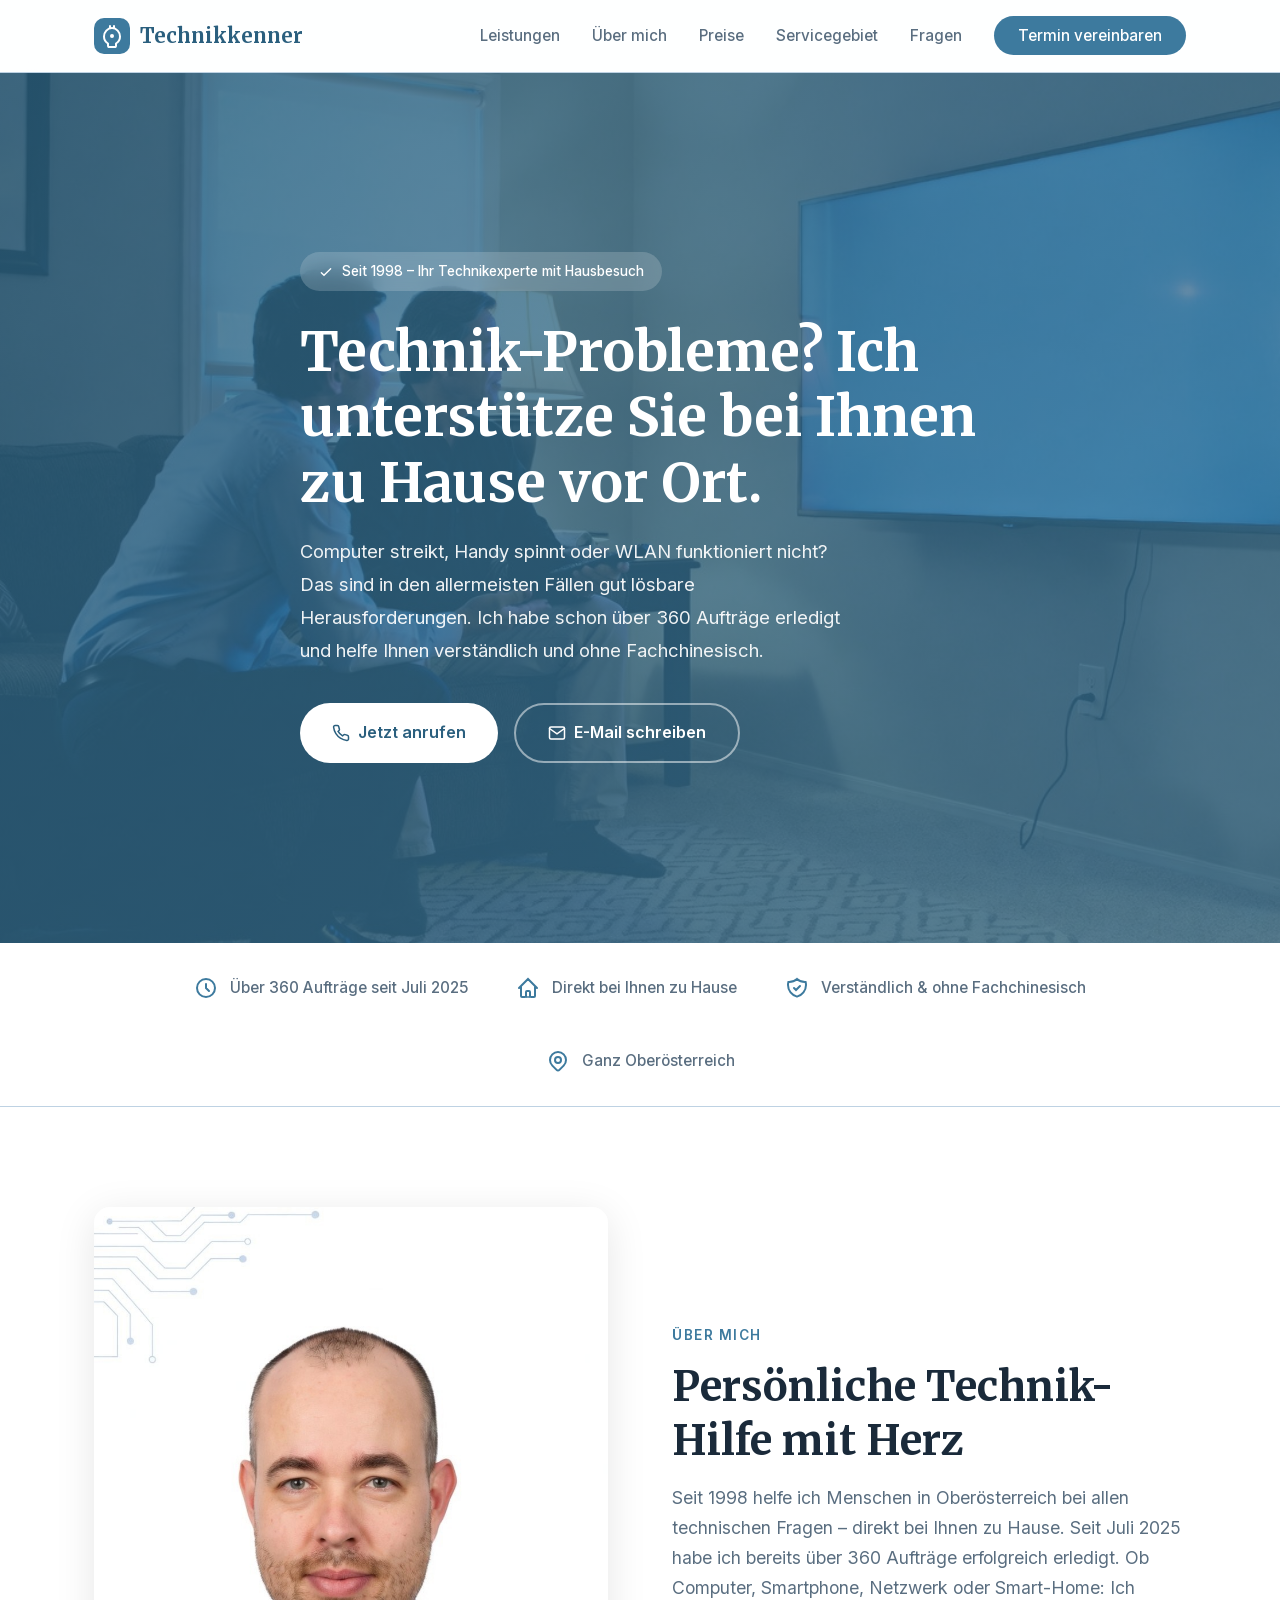
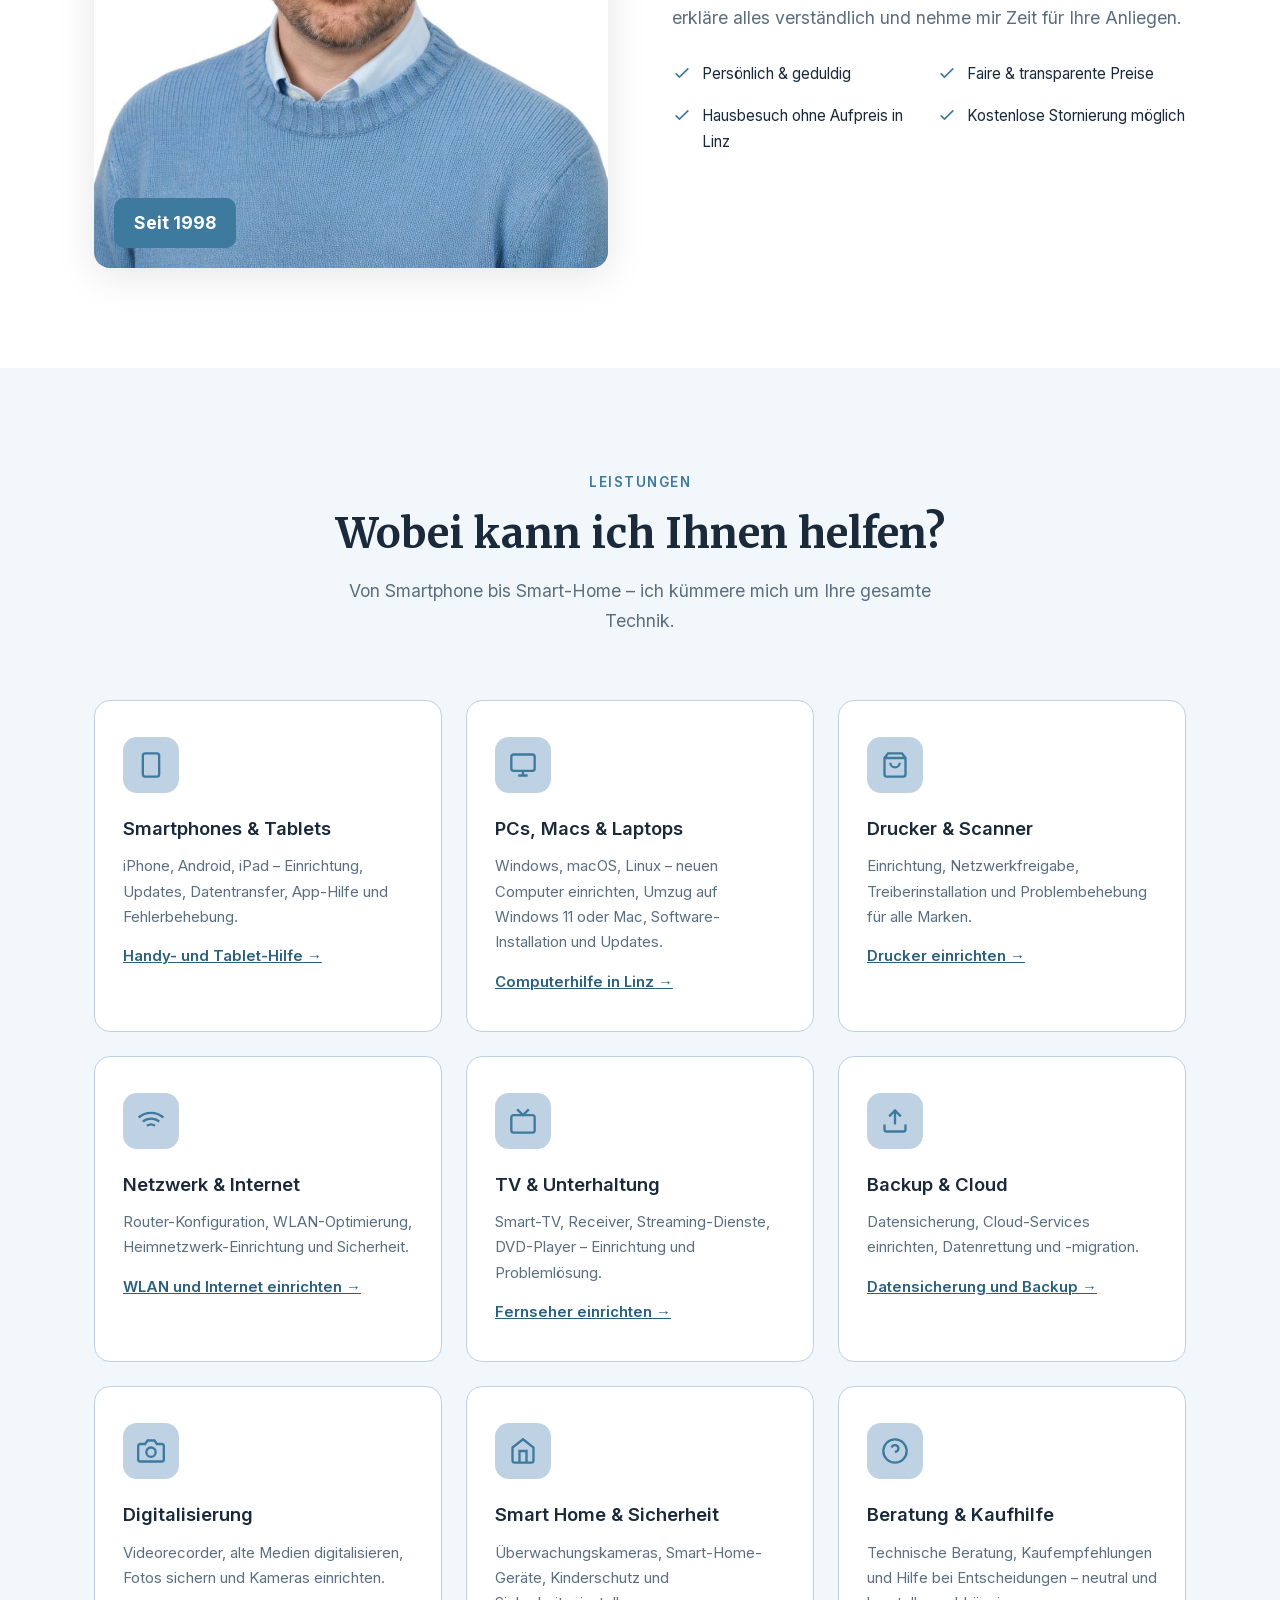
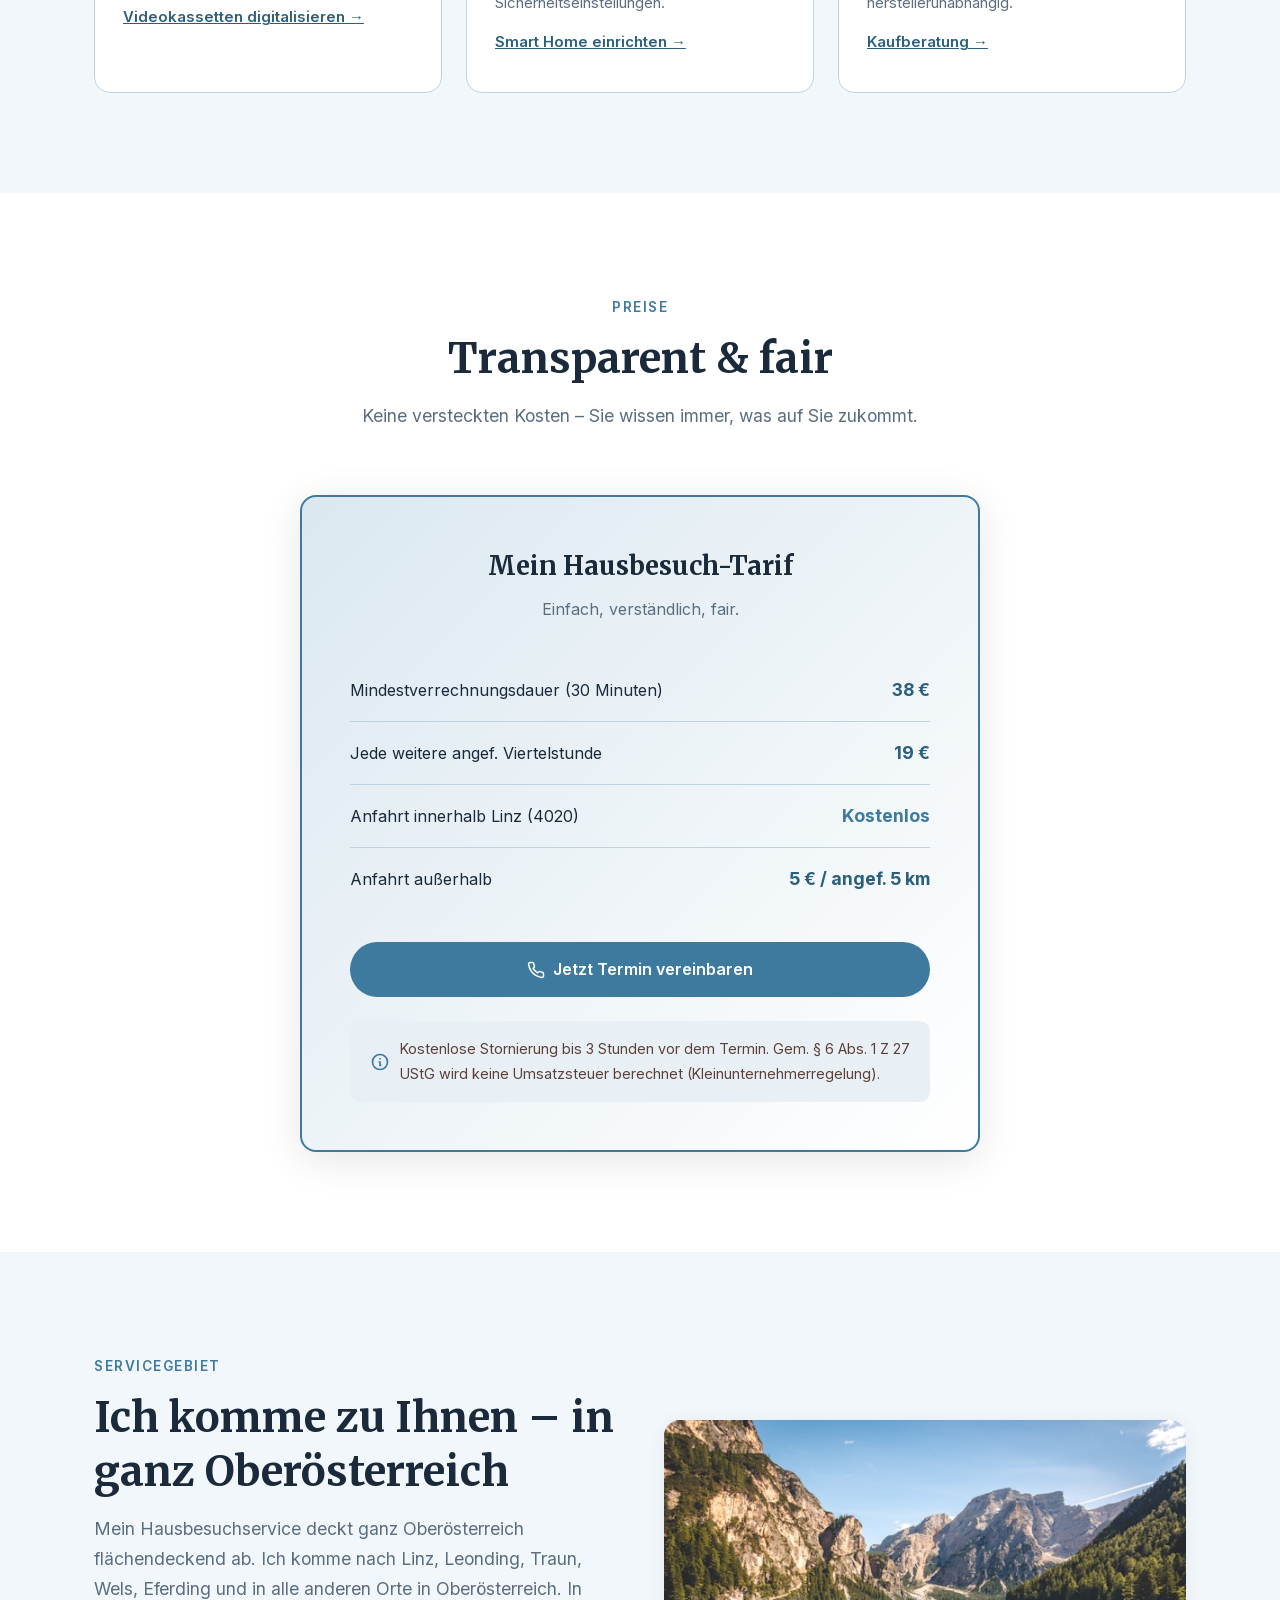
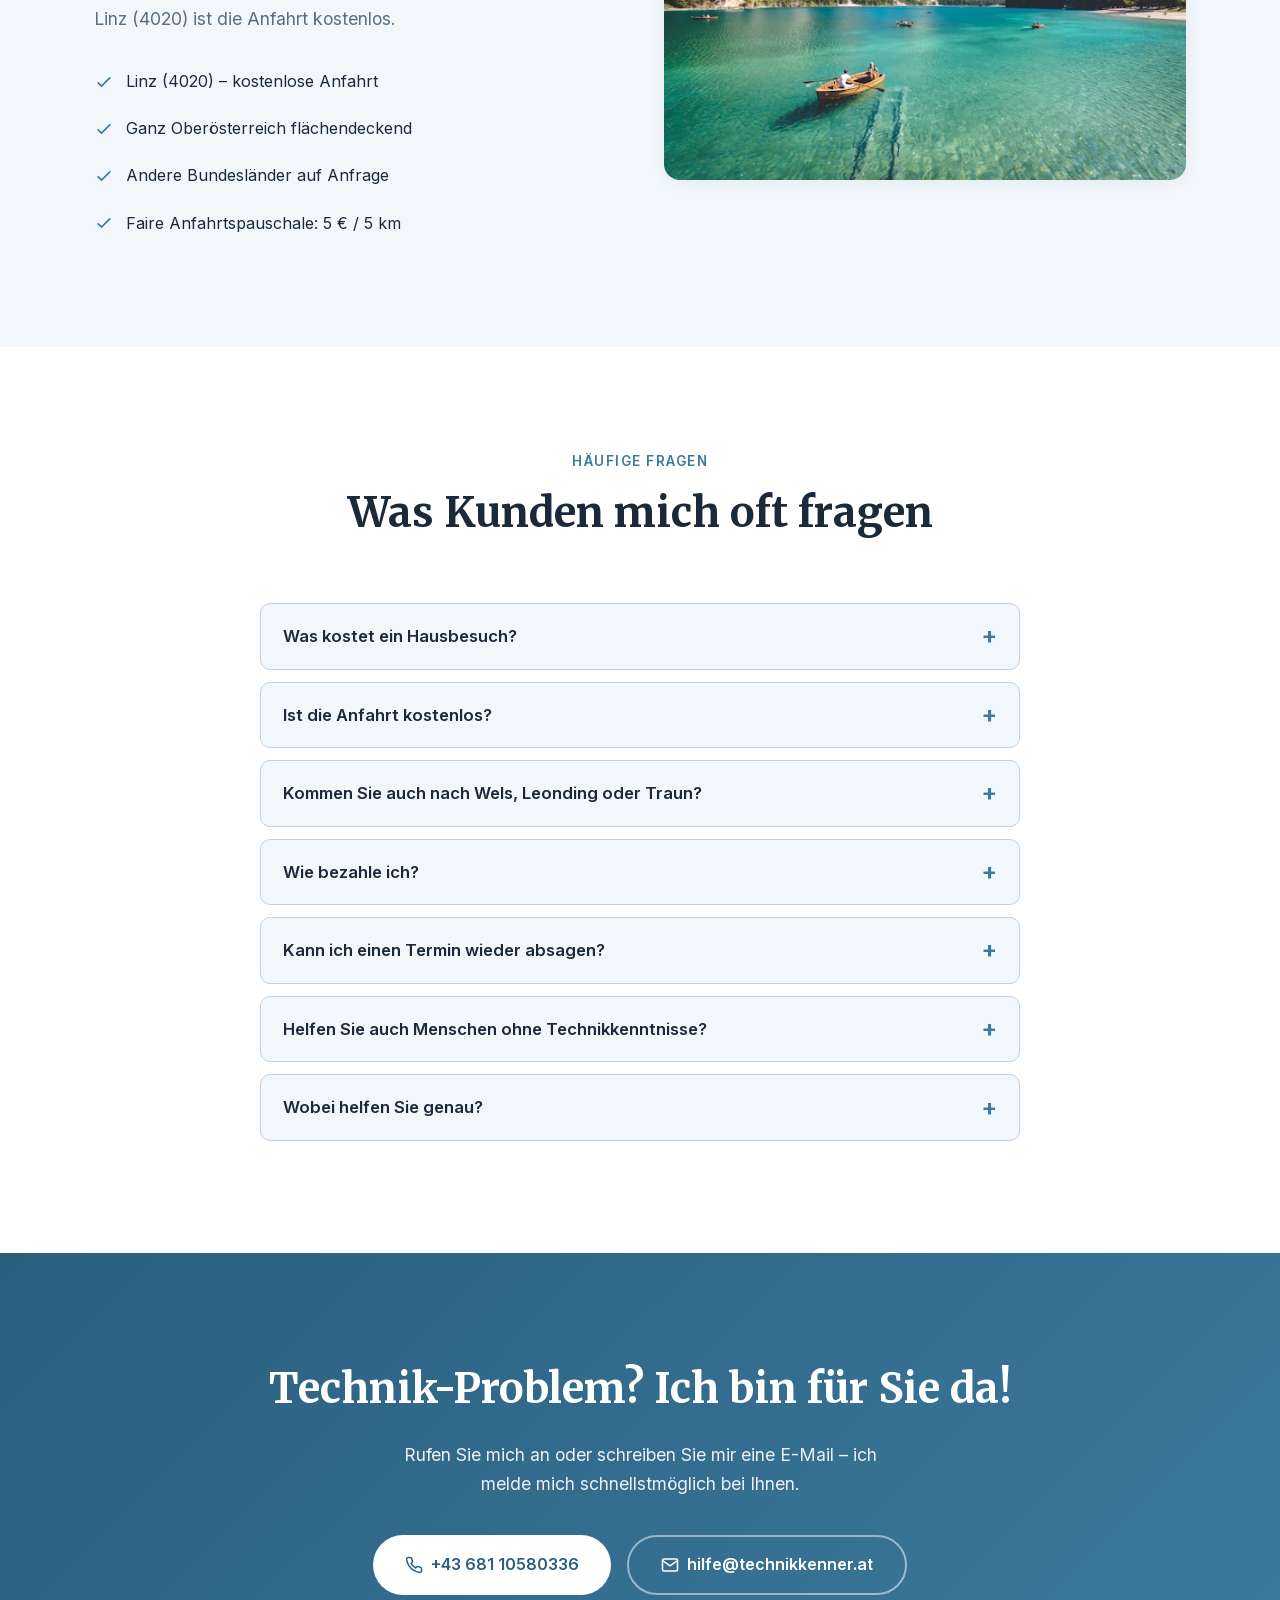
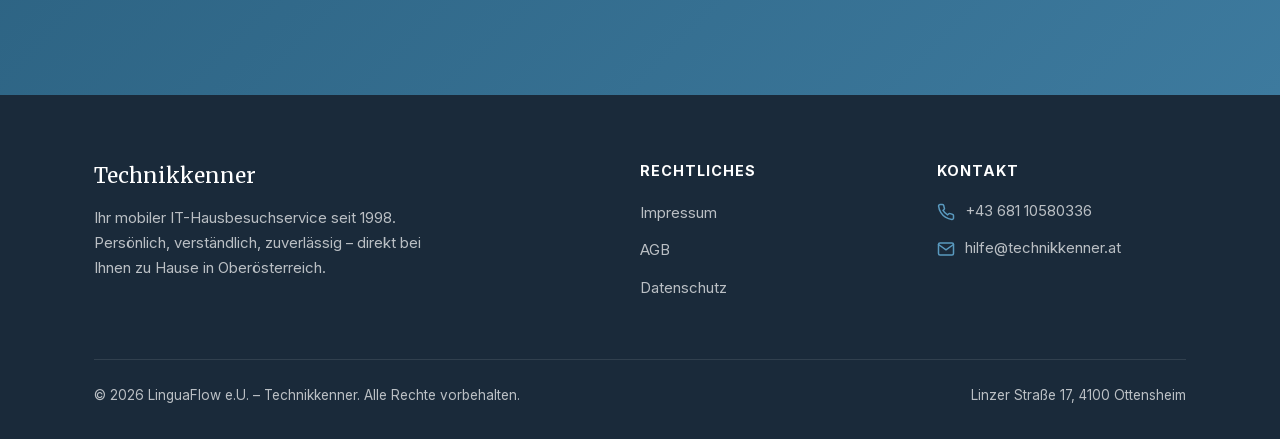
<file: index.html>
<!DOCTYPE html>
<html lang="de">
<head>
    <meta charset="UTF-8">
    <meta name="viewport" content="width=device-width, initial-scale=1.0">
    <title>IT-Hausbesuch Linz – Computerhilfe vor Ort | Technikkenner</title>
    <meta name="description" content="Technikkenner: IT-Hausbesuch in Linz und ganz Oberösterreich. Computer, Handy, WLAN, Drucker, Smart-Home – verständlich erklärt. Ab 38 €.">
    <meta name="keywords" content="IT Hausbesuch Linz, Computer Hilfe Oberösterreich, Handy Hilfe, WLAN Probleme, Technikkenner, Computer einrichten Hausbesuch, Smart Home Einrichtung, Netzwerk Hilfe, Technik Support Linz, Smartphone Hilfe Oberösterreich">
    <meta name="author" content="Christian Nouza – LinguaFlow e.U.">
    <meta name="robots" content="index, follow">
    <link rel="canonical" href="https://technikkenner.at/">

    <!-- Favicon -->
    <link rel="icon" type="image/png" href="favicon.png">
    <link rel="apple-touch-icon" href="apple-touch-icon.png">

    <!-- Open Graph / Facebook -->
    <meta property="og:type" content="website">
    <meta property="og:url" content="https://technikkenner.at/">
    <meta property="og:title" content="Technikkenner – IT-Hausbesuch in Linz & Oberösterreich">
    <meta property="og:description" content="Seit 1998 Ihr mobiler IT-Hausbesuchservice. Computer, Handy, Netzwerk & mehr – persönlich, verständlich, zuverlässig. Ab 38 €.">
    <meta property="og:locale" content="de_AT">
    <meta property="og:site_name" content="Technikkenner">
    <meta property="og:image" content="https://technikkenner.at/og-image.jpg">
    <meta property="og:image:width" content="1200">
    <meta property="og:image:height" content="630">

    <!-- Twitter Card -->
    <meta name="twitter:card" content="summary_large_image">
    <meta name="twitter:title" content="Technikkenner – IT-Hausbesuch in Linz & Oberösterreich">
    <meta name="twitter:description" content="Seit 1998 Ihr mobiler IT-Hausbesuchservice. Computer, Handy, Netzwerk & mehr – persönlich, verständlich, zuverlässig.">
    <meta name="twitter:image" content="https://technikkenner.at/og-image.jpg">

    <!-- Geo Meta Tags -->
    <meta name="geo.region" content="AT-4">
    <meta name="geo.placename" content="Linz, Oberösterreich">
    <link rel="stylesheet" href="fonts/fonts.css">
    <style>
        *, *::before, *::after {
            margin: 0;
            padding: 0;
            box-sizing: border-box;
        }

        :root {
            --color-bg: #F2F7FB;
            --color-surface: #FFFFFF;
            --color-text: #1A2A3A;
            --color-text-secondary: #5A6E80;
            --color-accent: #3D7A9E;
            --color-accent-dark: #2A5F7E;
            --color-accent-light: #BED2E3;
            --color-accent-warm: #5A9ABF;
            --color-warm: #E8F0F6;
            --color-warm-accent: #3D7A9E;
            --color-border: #BED2E3;
            --color-hero-overlay: rgba(42, 95, 126, 0.78);
            --font-sans: 'Inter', -apple-system, BlinkMacSystemFont, sans-serif;
            --font-serif: 'Merriweather', Georgia, serif;
            --max-width: 1140px;
            --radius: 16px;
            --radius-sm: 10px;
            --shadow: 0 2px 20px rgba(0,0,0,0.06);
            --shadow-lg: 0 8px 40px rgba(0,0,0,0.1);
            --transition: 0.3s ease;
        }

        html { scroll-behavior: smooth; font-size: 16px; }

        body {
            font-family: var(--font-sans);
            background: var(--color-bg);
            color: var(--color-text);
            line-height: 1.7;
            -webkit-font-smoothing: antialiased;
        }

        .container { max-width: var(--max-width); margin: 0 auto; padding: 0 24px; }

        /* ===== NAVIGATION ===== */
        nav {
            position: fixed; top: 0; left: 0; right: 0; z-index: 100;
            background: rgba(255,255,255,0.92);
            backdrop-filter: blur(20px);
            border-bottom: 1px solid var(--color-border);
            transition: var(--transition);
        }
        nav .container {
            display: flex; align-items: center; justify-content: space-between;
            height: 72px;
        }
        .nav-logo {
            display: flex; align-items: center; gap: 10px;
            font-family: var(--font-serif); font-weight: 700;
            font-size: 1.25rem; color: var(--color-accent-dark);
            text-decoration: none;
        }
        .nav-logo svg { width: 36px; height: 36px; }
        .nav-logo svg rect { fill: #3D7A9E; }
        .nav-links { display: flex; gap: 32px; list-style: none; }
        .nav-links a {
            text-decoration: none; color: var(--color-text-secondary);
            font-size: 0.95rem; font-weight: 500;
            transition: var(--transition);
        }
        .nav-links a:hover { color: var(--color-accent); }
        .nav-cta {
            background: var(--color-accent); color: #fff !important;
            padding: 10px 24px; border-radius: 50px; font-weight: 600;
            transition: var(--transition);
        }
        .nav-cta:hover { background: var(--color-accent-dark); }
        .mobile-toggle { display: none; background: none; border: none; cursor: pointer; }
        .mobile-toggle svg { width: 28px; height: 28px; color: var(--color-text); }

        /* ===== HERO ===== */
        .hero {
            position: relative; min-height: 92vh;
            display: flex; align-items: center;
            overflow: hidden; margin-top: 72px;
        }
        .hero-bg {
            position: absolute; inset: 0; z-index: 0;
            background: url('Fernseher.jpg') center/cover no-repeat;
        }
        .hero-bg::after {
            content: ''; position: absolute; inset: 0;
            background: linear-gradient(135deg, rgba(42, 95, 126, 0.82), rgba(61, 122, 158, 0.72));
        }
        .hero-content {
            position: relative; z-index: 1; color: #fff;
            max-width: 680px; padding: 80px 0;
        }
        .hero-badge {
            display: inline-flex; align-items: center; gap: 8px;
            background: rgba(255,255,255,0.18); backdrop-filter: blur(10px);
            padding: 8px 18px; border-radius: 50px;
            font-size: 0.85rem; font-weight: 500;
            margin-bottom: 28px;
        }
        .hero h1 {
            font-family: var(--font-serif); font-size: clamp(2.2rem, 5vw, 3.4rem);
            line-height: 1.2; margin-bottom: 20px;
        }
        .hero p {
            font-size: 1.15rem; opacity: 0.92; line-height: 1.8;
            margin-bottom: 36px; max-width: 560px;
        }
        .hero-buttons { display: flex; gap: 16px; flex-wrap: wrap; }
        .btn {
            display: inline-flex; align-items: center; gap: 8px;
            padding: 14px 32px; border-radius: 50px; font-weight: 600;
            font-size: 1rem; text-decoration: none; transition: var(--transition);
            cursor: pointer; border: none;
        }
        .btn-primary { background: #fff; color: var(--color-accent-dark); }
        .btn-primary:hover { background: var(--color-accent-light); transform: translateY(-2px); }
        .btn-outline { background: transparent; color: #fff; border: 2px solid rgba(255,255,255,0.5); }
        .btn-outline:hover { border-color: #fff; background: rgba(255,255,255,0.1); }
        .btn-green { background: var(--color-accent); color: #fff; }
        .btn-green:hover { background: var(--color-accent-dark); transform: translateY(-2px); }

        /* ===== TRUST BAR ===== */
        .trust-bar {
            background: var(--color-surface); border-bottom: 1px solid var(--color-border);
            padding: 32px 0;
        }
        .trust-items {
            display: flex; justify-content: center; gap: 48px; flex-wrap: wrap;
        }
        .trust-item {
            display: flex; align-items: center; gap: 12px;
            color: var(--color-text-secondary); font-weight: 500; font-size: 0.95rem;
        }
        .trust-item svg { width: 24px; height: 24px; color: var(--color-accent); flex-shrink: 0; }

        /* ===== SECTIONS ===== */
        section { padding: 100px 0; }
        .section-label {
            display: inline-flex; align-items: center; gap: 8px;
            color: var(--color-accent); font-weight: 600; font-size: 0.85rem;
            text-transform: uppercase; letter-spacing: 1.5px; margin-bottom: 12px;
        }
        .section-title {
            font-family: var(--font-serif); font-size: clamp(1.8rem, 3.5vw, 2.6rem);
            color: var(--color-text); line-height: 1.3; margin-bottom: 16px;
        }
        .section-subtitle {
            color: var(--color-text-secondary); font-size: 1.1rem;
            max-width: 600px; line-height: 1.7;
        }
        .section-header { text-align: center; margin-bottom: 64px; }
        .section-header .section-subtitle { margin: 0 auto; }

        /* ===== ABOUT ===== */
        .about { background: var(--color-surface); }
        .about-grid {
            display: grid; grid-template-columns: 1fr 1fr; gap: 64px; align-items: center;
        }
        .about-image {
            border-radius: var(--radius); overflow: hidden;
            box-shadow: var(--shadow-lg); position: relative;
        }
        .about-image img {
            width: 100%; aspect-ratio: 896 / 1152; object-fit: cover; object-position: center top; display: block;
        }
        .about-image-badge {
            position: absolute; bottom: 20px; left: 20px;
            background: var(--color-accent); color: #fff;
            padding: 10px 20px; border-radius: var(--radius-sm);
            font-weight: 700; font-size: 1.1rem;
        }
        .about-text .section-subtitle { max-width: none; margin-bottom: 28px; }
        .about-features {
            display: grid; grid-template-columns: 1fr 1fr; gap: 16px;
        }
        .about-feature {
            display: flex; align-items: flex-start; gap: 10px;
            font-size: 0.95rem; color: var(--color-text);
        }
        .about-feature svg {
            width: 20px; height: 20px; color: var(--color-accent);
            flex-shrink: 0; margin-top: 2px;
        }

        /* ===== SERVICES ===== */
        .services-grid {
            display: grid; grid-template-columns: repeat(auto-fill, minmax(320px, 1fr));
            gap: 24px;
        }
        .service-card {
            background: var(--color-surface); border-radius: var(--radius);
            padding: 36px 28px; border: 1px solid var(--color-border);
            transition: var(--transition); position: relative; overflow: hidden;
        }
        .service-card:hover {
            transform: translateY(-4px); box-shadow: var(--shadow-lg);
            border-color: var(--color-accent);
        }
        .service-icon {
            width: 56px; height: 56px; border-radius: 14px;
            background: var(--color-accent-light);
            display: flex; align-items: center; justify-content: center;
            margin-bottom: 20px;
        }
        .service-icon svg { width: 28px; height: 28px; color: var(--color-accent); }
        .service-card h3 {
            font-size: 1.15rem; font-weight: 600; margin-bottom: 10px;
        }
        .service-card p {
            color: var(--color-text-secondary); font-size: 0.93rem; line-height: 1.7;
        }
        /* Link to the service page / Link zur Leistungsseite */
        .service-link {
            display: inline-block; margin-top: 14px;
            color: var(--color-accent-dark); font-weight: 600; font-size: 0.93rem;
        }
        .service-link:hover { color: var(--color-accent); }
        /* Make the whole card clickable / Ganze Karte anklickbar machen */
        .service-link::after { content: ""; position: absolute; inset: 0; }
        .service-card:has(.service-link:focus-visible) { outline: 2px solid var(--color-accent); outline-offset: 2px; }

        /* ===== PRICING ===== */
        .pricing { background: var(--color-surface); }
        .pricing-card {
            max-width: 680px; margin: 0 auto;
            background: linear-gradient(135deg, #dbe8f0, #fff);
            border-radius: var(--radius); padding: 48px;
            border: 2px solid var(--color-accent);
            box-shadow: var(--shadow-lg); text-align: center;
        }
        .pricing-card h3 {
            font-family: var(--font-serif); font-size: 1.6rem;
            margin-bottom: 8px;
        }
        .pricing-card > p {
            color: var(--color-text-secondary); margin-bottom: 36px;
        }
        .price-rows { text-align: left; margin-bottom: 32px; }
        .price-row {
            display: flex; justify-content: space-between; align-items: center;
            padding: 16px 0; border-bottom: 1px solid var(--color-border);
        }
        .price-row:last-child { border-bottom: none; }
        .price-label { font-size: 1rem; }
        .price-value { font-weight: 700; font-size: 1.1rem; color: var(--color-accent-dark); }
        .price-note {
            background: var(--color-warm); padding: 16px 20px;
            border-radius: var(--radius-sm); font-size: 0.9rem;
            color: #5D4037; display: flex; align-items: center; gap: 10px;
            margin-top: 24px; text-align: left;
        }
        .price-note svg { width: 20px; height: 20px; flex-shrink: 0; color: var(--color-warm-accent); }

        /* ===== AREA ===== */
        .area-content {
            display: grid; grid-template-columns: 1fr 1fr; gap: 48px; align-items: center;
        }
        .area-image { border-radius: var(--radius); overflow: hidden; box-shadow: var(--shadow); }
        .area-image img { width: 100%; height: 360px; object-fit: cover; display: block; }
        .area-details { list-style: none; margin-top: 24px; }
        .area-details li {
            display: flex; align-items: center; gap: 12px;
            padding: 10px 0; font-size: 1rem;
        }
        .area-details svg { width: 20px; height: 20px; color: var(--color-accent); flex-shrink: 0; }

        /* ===== FAQ / Häufige Fragen (native details/summary, works without JS) ===== */
        .faq { background: var(--color-surface); }
        .faq-list { max-width: 760px; margin: 0 auto; }
        .faq-item {
            background: var(--color-bg); border: 1px solid var(--color-border);
            border-radius: var(--radius-sm); margin-bottom: 12px;
        }
        .faq-item[open] { border-color: var(--color-accent); }
        .faq-item summary {
            list-style: none; cursor: pointer;
            display: flex; justify-content: space-between; align-items: center; gap: 16px;
            padding: 18px 22px; font-weight: 600; font-size: 1.05rem;
        }
        .faq-item summary::-webkit-details-marker { display: none; }
        /* Plus sign that turns into a minus when open / Plus wird beim Öffnen zum Minus */
        .faq-item summary::after {
            content: '+'; flex-shrink: 0; font-size: 1.5rem; line-height: 1;
            color: var(--color-accent);
        }
        .faq-item[open] summary::after { content: '−'; }
        .faq-item summary:focus-visible { outline: 3px solid var(--color-accent); outline-offset: 2px; border-radius: var(--radius-sm); }
        .faq-answer { padding: 0 22px 20px; color: var(--color-text-secondary); }
        .faq-answer a { color: var(--color-accent-dark); font-weight: 600; }

        /* ===== CTA ===== */
        .cta {
            background: linear-gradient(135deg, #2A5F7E, #3D7A9E);
            color: #fff; text-align: center; padding: 100px 0;
        }
        .cta h2 {
            font-family: var(--font-serif); font-size: clamp(1.8rem, 3.5vw, 2.6rem);
            margin-bottom: 16px;
        }
        .cta p { opacity: 0.9; font-size: 1.1rem; max-width: 520px; margin: 0 auto 36px; }
        .cta-buttons { display: flex; justify-content: center; gap: 16px; flex-wrap: wrap; }
        .cta .btn-primary { background: #fff; color: var(--color-accent-dark); }
        .cta .btn-outline { border-color: rgba(255,255,255,0.5); color: #fff; }

        /* ===== FOOTER ===== */
        footer {
            background: #1A2A3A; color: rgba(255,255,255,0.7); padding: 64px 0 32px;
        }
        .footer-grid {
            display: grid; grid-template-columns: 2fr 1fr 1fr; gap: 48px;
            margin-bottom: 48px;
        }
        .footer-brand { font-family: var(--font-serif); font-size: 1.3rem; color: #fff; margin-bottom: 12px; }
        .footer-desc { font-size: 0.93rem; line-height: 1.7; max-width: 360px; }
        footer h4 { color: #fff; font-size: 0.9rem; text-transform: uppercase; letter-spacing: 1px; margin-bottom: 16px; }
        .footer-links { list-style: none; }
        .footer-links li { margin-bottom: 10px; }
        .footer-links a { color: rgba(255,255,255,0.7); text-decoration: none; font-size: 0.93rem; transition: var(--transition); }
        .footer-links a:hover { color: #fff; }
        .footer-contact li { display: flex; align-items: center; gap: 10px; margin-bottom: 12px; font-size: 0.93rem; }
        .footer-contact svg { width: 18px; height: 18px; color: var(--color-accent-warm); flex-shrink: 0; }
        .footer-bottom {
            border-top: 1px solid rgba(255,255,255,0.1); padding-top: 24px;
            display: flex; justify-content: space-between; align-items: center;
            font-size: 0.85rem; flex-wrap: wrap; gap: 12px;
        }

        /* ===== MOBILE ===== */
        @media (max-width: 768px) {
            .nav-links { display: none; }
            .mobile-toggle { display: block; }
            .nav-links.active {
                display: flex; flex-direction: column; position: absolute;
                top: 72px; left: 0; right: 0; background: var(--color-surface);
                padding: 24px; gap: 16px; border-bottom: 1px solid var(--color-border);
                box-shadow: var(--shadow);
            }
            .hero { min-height: 80vh; }
            .hero-content { padding: 60px 0; }
            .about-grid, .area-content { grid-template-columns: 1fr; }
            .about-image { order: -1; }
            .services-grid { grid-template-columns: 1fr; }
            .pricing-card { padding: 32px 24px; }
            .footer-grid { grid-template-columns: 1fr; }
            .trust-items { gap: 24px; }
            section { padding: 72px 0; }
        }

        /* ===== ANIMATIONS ===== */
        .fade-in {
            opacity: 0; transform: translateY(24px);
            transition: opacity 0.6s ease, transform 0.6s ease;
        }
        .fade-in.visible { opacity: 1; transform: translateY(0); }
    </style>
</head>
<body>

<!-- NAVIGATION -->
<nav>
    <div class="container">
        <a href="#" class="nav-logo">
            <svg viewBox="0 0 36 36" fill="none" xmlns="http://www.w3.org/2000/svg">
                <rect width="36" height="36" rx="10" fill="#2E7D32"/>
                <path d="M10 18.5C10 14 13.5 10 18 10s8 4 8 8.5c0 3-1.5 5.5-4 7v2.5a1 1 0 01-1 1h-6a1 1 0 01-1-1v-2.5c-2.5-1.5-4-4-4-7z" stroke="#fff" stroke-width="2" stroke-linecap="round" stroke-linejoin="round"/>
                <path d="M15 29h6M16 10V8M20 10V8" stroke="#fff" stroke-width="2" stroke-linecap="round"/>
                <circle cx="18" cy="18" r="2" fill="#fff"/>
            </svg>
            Technikkenner
        </a>
        <ul class="nav-links" id="navLinks">
            <li><a href="#services">Leistungen</a></li>
            <li><a href="#about">Über mich</a></li>
            <li><a href="#pricing">Preise</a></li>
            <li><a href="#area">Servicegebiet</a></li>
            <li><a href="#faq">Fragen</a></li>
            <li><a href="#contact" class="nav-cta">Termin vereinbaren</a></li>
        </ul>
        <button class="mobile-toggle" onclick="document.getElementById('navLinks').classList.toggle('active')" aria-label="Menü öffnen">
            <svg fill="none" viewBox="0 0 24 24" stroke="currentColor" stroke-width="2">
                <path stroke-linecap="round" d="M4 6h16M4 12h16M4 18h16"/>
            </svg>
        </button>
    </div>
</nav>

<!-- HERO -->
<section class="hero">
    <div class="hero-bg"></div>
    <div class="container">
        <div class="hero-content">
            <div class="hero-badge">
                <svg width="16" height="16" fill="none" viewBox="0 0 24 24" stroke="currentColor" stroke-width="2"><path stroke-linecap="round" d="M5 13l4 4L19 7"/></svg>
                Seit 1998 – Ihr Technikexperte mit Hausbesuch
            </div>
            <h1>Technik-Probleme? Ich unterstütze Sie bei Ihnen zu Hause vor Ort.</h1>
            <p>Computer streikt, Handy spinnt oder WLAN funktioniert nicht? Das sind in den allermeisten Fällen gut lösbare Herausforderungen. Ich habe schon über 360 Aufträge erledigt und helfe Ihnen verständlich und ohne Fachchinesisch.</p>
            <div class="hero-buttons">
                <a href="tel:+4368110580336" class="btn btn-primary">
                    <svg width="18" height="18" fill="none" viewBox="0 0 24 24" stroke="currentColor" stroke-width="2"><path stroke-linecap="round" d="M22 16.92v3a2 2 0 01-2.18 2 19.79 19.79 0 01-8.63-3.07 19.5 19.5 0 01-6-6 19.79 19.79 0 01-3.07-8.67A2 2 0 014.11 2h3a2 2 0 012 1.72c.127.96.361 1.903.7 2.81a2 2 0 01-.45 2.11L8.09 9.91a16 16 0 006 6l1.27-1.27a2 2 0 012.11-.45c.907.339 1.85.573 2.81.7A2 2 0 0122 16.92z"/></svg>
                    Jetzt anrufen
                </a>
                <a href="mailto:hilfe@technikkenner.at" class="btn btn-outline">
                    <svg width="18" height="18" fill="none" viewBox="0 0 24 24" stroke="currentColor" stroke-width="2"><path stroke-linecap="round" d="M4 4h16c1.1 0 2 .9 2 2v12a2 2 0 01-2 2H4a2 2 0 01-2-2V6c0-1.1.9-2 2-2z"/><path stroke-linecap="round" d="M22 6l-10 7L2 6"/></svg>
                    E-Mail schreiben
                </a>
            </div>
        </div>
    </div>
</section>

<!-- TRUST BAR -->
<div class="trust-bar">
    <div class="container">
        <div class="trust-items">
            <div class="trust-item">
                <svg fill="none" viewBox="0 0 24 24" stroke="currentColor" stroke-width="2"><path stroke-linecap="round" d="M12 8v4l3 3m6-3a9 9 0 11-18 0 9 9 0 0118 0z"/></svg>
                Über 360 Aufträge seit Juli 2025
            </div>
            <div class="trust-item">
                <svg fill="none" viewBox="0 0 24 24" stroke="currentColor" stroke-width="2"><path stroke-linecap="round" d="M3 12l2-2m0 0l7-7 7 7M5 10v10a1 1 0 001 1h3m10-11l2 2m-2-2v10a1 1 0 01-1 1h-3m-4 0a1 1 0 01-1-1v-4a1 1 0 011-1h2a1 1 0 011 1v4a1 1 0 01-1 1"/></svg>
                Direkt bei Ihnen zu Hause
            </div>
            <div class="trust-item">
                <svg fill="none" viewBox="0 0 24 24" stroke="currentColor" stroke-width="2"><path stroke-linecap="round" d="M9 12l2 2 4-4m5.618-4.016A11.955 11.955 0 0112 2.944a11.955 11.955 0 01-8.618 3.04A12.02 12.02 0 003 9c0 5.591 3.824 10.29 9 11.622 5.176-1.332 9-6.03 9-11.622 0-1.042-.133-2.052-.382-3.016z"/></svg>
                Verständlich & ohne Fachchinesisch
            </div>
            <div class="trust-item">
                <svg fill="none" viewBox="0 0 24 24" stroke="currentColor" stroke-width="2"><path stroke-linecap="round" d="M17.657 16.657L13.414 20.9a1.998 1.998 0 01-2.827 0l-4.244-4.243a8 8 0 1111.314 0z"/><path stroke-linecap="round" d="M15 11a3 3 0 11-6 0 3 3 0 016 0z"/></svg>
                Ganz Oberösterreich
            </div>
        </div>
    </div>
</div>

<!-- ABOUT -->
<section class="about" id="about">
    <div class="container">
        <div class="about-grid">
            <div class="about-image fade-in">
                <img src="christian.jpg" alt="Christian Nouza von Technikkenner – IT-Hilfe vor Ort in Linz und Oberösterreich">
                <div class="about-image-badge">Seit 1998</div>
            </div>
            <div class="about-text fade-in">
                <span class="section-label">Über mich</span>
                <h2 class="section-title">Persönliche Technik-Hilfe mit Herz</h2>
                <p class="section-subtitle">Seit 1998 helfe ich Menschen in Oberösterreich bei allen technischen Fragen – direkt bei Ihnen zu Hause. Seit Juli 2025 habe ich bereits über 360 Aufträge erfolgreich erledigt. Ob Computer, Smartphone, Netzwerk oder Smart-Home: Ich erkläre alles verständlich und nehme mir Zeit für Ihre Anliegen.</p>
                <div class="about-features">
                    <div class="about-feature">
                        <svg fill="none" viewBox="0 0 24 24" stroke="currentColor" stroke-width="2"><path stroke-linecap="round" d="M5 13l4 4L19 7"/></svg>
                        Persönlich & geduldig
                    </div>
                    <div class="about-feature">
                        <svg fill="none" viewBox="0 0 24 24" stroke="currentColor" stroke-width="2"><path stroke-linecap="round" d="M5 13l4 4L19 7"/></svg>
                        Faire & transparente Preise
                    </div>
                    <div class="about-feature">
                        <svg fill="none" viewBox="0 0 24 24" stroke="currentColor" stroke-width="2"><path stroke-linecap="round" d="M5 13l4 4L19 7"/></svg>
                        Hausbesuch ohne Aufpreis in Linz
                    </div>
                    <div class="about-feature">
                        <svg fill="none" viewBox="0 0 24 24" stroke="currentColor" stroke-width="2"><path stroke-linecap="round" d="M5 13l4 4L19 7"/></svg>
                        Kostenlose Stornierung möglich
                    </div>
                </div>
            </div>
        </div>
    </div>
</section>

<!-- SERVICES -->
<section id="services">
    <div class="container">
        <div class="section-header fade-in">
            <span class="section-label">Leistungen</span>
            <h2 class="section-title">Wobei kann ich Ihnen helfen?</h2>
            <p class="section-subtitle">Von Smartphone bis Smart-Home – ich kümmere mich um Ihre gesamte Technik.</p>
        </div>
        <div class="services-grid">
            <div class="service-card fade-in">
                <div class="service-icon">
                    <svg fill="none" viewBox="0 0 24 24" stroke="currentColor" stroke-width="2"><rect x="5" y="2" width="14" height="20" rx="2" ry="2"/><path d="M12 18h.01"/></svg>
                </div>
                <h3>Smartphones & Tablets</h3>
                <p>iPhone, Android, iPad – Einrichtung, Updates, Datentransfer, App-Hilfe und Fehlerbehebung.</p>
                <a href="handy-tablet-hilfe.html" class="service-link">Handy- und Tablet-Hilfe →</a>
            </div>
            <div class="service-card fade-in">
                <div class="service-icon">
                    <svg fill="none" viewBox="0 0 24 24" stroke="currentColor" stroke-width="2"><rect x="2" y="3" width="20" height="14" rx="2" ry="2"/><path d="M8 21h8M12 17v4"/></svg>
                </div>
                <h3>PCs, Macs & Laptops</h3>
                <p>Windows, macOS, Linux – neuen Computer einrichten, Umzug auf Windows 11 oder Mac, Software-Installation und Updates.</p>
                <a href="computerhilfe-linz.html" class="service-link">Computerhilfe in Linz →</a>
            </div>
            <div class="service-card fade-in">
                <div class="service-icon">
                    <svg fill="none" viewBox="0 0 24 24" stroke="currentColor" stroke-width="2"><path d="M6 2L3 6v14a2 2 0 002 2h14a2 2 0 002-2V6l-3-4zM3 6h18"/><path d="M16 10a4 4 0 01-8 0"/></svg>
                </div>
                <h3>Drucker & Scanner</h3>
                <p>Einrichtung, Netzwerkfreigabe, Treiberinstallation und Problembehebung für alle Marken.</p>
                <a href="drucker-einrichten.html" class="service-link">Drucker einrichten →</a>
            </div>
            <div class="service-card fade-in">
                <div class="service-icon">
                    <svg fill="none" viewBox="0 0 24 24" stroke="currentColor" stroke-width="2"><path d="M5 12.55a11 11 0 0114.08 0M1.42 9a16 16 0 0121.16 0M8.53 16.11a6 6 0 016.95 0M12 20h.01"/></svg>
                </div>
                <h3>Netzwerk & Internet</h3>
                <p>Router-Konfiguration, WLAN-Optimierung, Heimnetzwerk-Einrichtung und Sicherheit.</p>
                <a href="wlan-internet-einrichten.html" class="service-link">WLAN und Internet einrichten →</a>
            </div>
            <div class="service-card fade-in">
                <div class="service-icon">
                    <svg fill="none" viewBox="0 0 24 24" stroke="currentColor" stroke-width="2"><rect x="2" y="7" width="20" height="15" rx="2" ry="2"/><path d="M17 2l-5 5-5-5"/></svg>
                </div>
                <h3>TV & Unterhaltung</h3>
                <p>Smart-TV, Receiver, Streaming-Dienste, DVD-Player – Einrichtung und Problemlösung.</p>
                <a href="fernseher-einrichten.html" class="service-link">Fernseher einrichten →</a>
            </div>
            <div class="service-card fade-in">
                <div class="service-icon">
                    <svg fill="none" viewBox="0 0 24 24" stroke="currentColor" stroke-width="2"><path d="M21 15v4a2 2 0 01-2 2H5a2 2 0 01-2-2v-4M17 8l-5-5-5 5M12 3v12"/></svg>
                </div>
                <h3>Backup & Cloud</h3>
                <p>Datensicherung, Cloud-Services einrichten, Datenrettung und -migration.</p>
                <a href="datensicherung-backup.html" class="service-link">Datensicherung und Backup →</a>
            </div>
            <div class="service-card fade-in">
                <div class="service-icon">
                    <svg fill="none" viewBox="0 0 24 24" stroke="currentColor" stroke-width="2"><path d="M23 19a2 2 0 01-2 2H3a2 2 0 01-2-2V8a2 2 0 012-2h4l2-3h6l2 3h4a2 2 0 012 2z"/><circle cx="12" cy="13" r="4"/></svg>
                </div>
                <h3>Digitalisierung</h3>
                <p>Videorecorder, alte Medien digitalisieren, Fotos sichern und Kameras einrichten.</p>
                <a href="videokassetten-digitalisieren.html" class="service-link">Videokassetten digitalisieren →</a>
            </div>
            <div class="service-card fade-in">
                <div class="service-icon">
                    <svg fill="none" viewBox="0 0 24 24" stroke="currentColor" stroke-width="2"><path d="M3 9l9-7 9 7v11a2 2 0 01-2 2H5a2 2 0 01-2-2z"/><path d="M9 22V12h6v10"/></svg>
                </div>
                <h3>Smart Home & Sicherheit</h3>
                <p>Überwachungskameras, Smart-Home-Geräte, Kinderschutz und Sicherheitseinstellungen.</p>
                <a href="smart-home-einrichten.html" class="service-link">Smart Home einrichten →</a>
            </div>
            <div class="service-card fade-in">
                <div class="service-icon">
                    <svg fill="none" viewBox="0 0 24 24" stroke="currentColor" stroke-width="2"><circle cx="12" cy="12" r="10"/><path d="M9.09 9a3 3 0 015.83 1c0 2-3 3-3 3M12 17h.01"/></svg>
                </div>
                <h3>Beratung & Kaufhilfe</h3>
                <p>Technische Beratung, Kaufempfehlungen und Hilfe bei Entscheidungen – neutral und herstellerunabhängig.</p>
                <a href="kaufberatung-technik.html" class="service-link">Kaufberatung →</a>
            </div>
        </div>
    </div>
</section>

<!-- PRICING -->
<section class="pricing" id="pricing">
    <div class="container">
        <div class="section-header fade-in">
            <span class="section-label">Preise</span>
            <h2 class="section-title">Transparent & fair</h2>
            <p class="section-subtitle">Keine versteckten Kosten – Sie wissen immer, was auf Sie zukommt.</p>
        </div>
        <div class="pricing-card fade-in">
            <h3>Mein Hausbesuch-Tarif</h3>
            <p>Einfach, verständlich, fair.</p>
            <div class="price-rows">
                <div class="price-row">
                    <span class="price-label">Mindestverrechnungsdauer (30 Minuten)</span>
                    <span class="price-value">38 &euro;</span>
                </div>
                <div class="price-row">
                    <span class="price-label">Jede weitere angef. Viertelstunde</span>
                    <span class="price-value">19 &euro;</span>
                </div>
                <div class="price-row">
                    <span class="price-label">Anfahrt innerhalb Linz (4020)</span>
                    <span class="price-value" style="color: var(--color-accent);">Kostenlos</span>
                </div>
                <div class="price-row">
                    <span class="price-label">Anfahrt außerhalb</span>
                    <span class="price-value">5 &euro; / angef. 5 km</span>
                </div>
            </div>
            <a href="tel:+4368110580336" class="btn btn-green" style="width: 100%; justify-content: center;">
                <svg width="18" height="18" fill="none" viewBox="0 0 24 24" stroke="currentColor" stroke-width="2"><path stroke-linecap="round" d="M22 16.92v3a2 2 0 01-2.18 2 19.79 19.79 0 01-8.63-3.07 19.5 19.5 0 01-6-6 19.79 19.79 0 01-3.07-8.67A2 2 0 014.11 2h3a2 2 0 012 1.72c.127.96.361 1.903.7 2.81a2 2 0 01-.45 2.11L8.09 9.91a16 16 0 006 6l1.27-1.27a2 2 0 012.11-.45c.907.339 1.85.573 2.81.7A2 2 0 0122 16.92z"/></svg>
                Jetzt Termin vereinbaren
            </a>
            <div class="price-note">
                <svg fill="none" viewBox="0 0 24 24" stroke="currentColor" stroke-width="2"><path stroke-linecap="round" d="M13 16h-1v-4h-1m1-4h.01M21 12a9 9 0 11-18 0 9 9 0 0118 0z"/></svg>
                Kostenlose Stornierung bis 3 Stunden vor dem Termin. Gem. § 6 Abs. 1 Z 27 UStG wird keine Umsatzsteuer berechnet (Kleinunternehmerregelung).
            </div>
        </div>
    </div>
</section>

<!-- SERVICE AREA -->
<section id="area">
    <div class="container">
        <div class="area-content">
            <div class="fade-in">
                <span class="section-label">Servicegebiet</span>
                <h2 class="section-title">Ich komme zu Ihnen – in ganz Oberösterreich</h2>
                <p class="section-subtitle">Mein Hausbesuchservice deckt ganz Oberösterreich flächendeckend ab. Ich komme nach Linz, Leonding, Traun, Wels, Eferding und in alle anderen Orte in Oberösterreich. In Linz (4020) ist die Anfahrt kostenlos.</p>
                <ul class="area-details">
                    <li>
                        <svg fill="none" viewBox="0 0 24 24" stroke="currentColor" stroke-width="2"><path stroke-linecap="round" d="M5 13l4 4L19 7"/></svg>
                        Linz (4020) – kostenlose Anfahrt
                    </li>
                    <li>
                        <svg fill="none" viewBox="0 0 24 24" stroke="currentColor" stroke-width="2"><path stroke-linecap="round" d="M5 13l4 4L19 7"/></svg>
                        Ganz Oberösterreich flächendeckend
                    </li>
                    <li>
                        <svg fill="none" viewBox="0 0 24 24" stroke="currentColor" stroke-width="2"><path stroke-linecap="round" d="M5 13l4 4L19 7"/></svg>
                        Andere Bundesländer auf Anfrage
                    </li>
                    <li>
                        <svg fill="none" viewBox="0 0 24 24" stroke="currentColor" stroke-width="2"><path stroke-linecap="round" d="M5 13l4 4L19 7"/></svg>
                        Faire Anfahrtspauschale: 5 € / 5 km
                    </li>
                </ul>
            </div>
            <div class="area-image fade-in">
                <img src="landschaft.jpg" alt="Berglandschaft">
            </div>
        </div>
    </div>
</section>

<!-- FAQ / Häufige Fragen – answers only from prices, service area and AGB on this site / Antworten nur aus Preisen, Servicegebiet und AGB -->
<section class="faq" id="faq">
    <div class="container">
        <div class="section-header fade-in">
            <span class="section-label">Häufige Fragen</span>
            <h2 class="section-title">Was Kunden mich oft fragen</h2>
        </div>
        <div class="faq-list fade-in">
            <details class="faq-item">
                <summary>Was kostet ein Hausbesuch?</summary>
                <div class="faq-answer">
                    <p>Die Mindestverrechnungsdauer beträgt 30 Minuten und kostet 38 €, jede weitere angefangene Viertelstunde 19 €. Dazu kommt außerhalb von Linz die Anfahrt. Umsatzsteuer wird keine berechnet (Kleinunternehmerregelung).</p>
                </div>
            </details>
            <details class="faq-item">
                <summary>Ist die Anfahrt kostenlos?</summary>
                <div class="faq-answer">
                    <p>In Linz (4020) ja. Außerhalb von Linz verrechne ich 5 € pro angefangene 5 km.</p>
                </div>
            </details>
            <details class="faq-item">
                <summary>Kommen Sie auch nach Wels, Leonding oder Traun?</summary>
                <div class="faq-answer">
                    <p>Ja. Ich komme nach Linz, Leonding, Traun, Wels, Eferding und in alle anderen Orte in Oberösterreich. Andere Bundesländer auf Anfrage.</p>
                </div>
            </details>
            <details class="faq-item">
                <summary>Wie bezahle ich?</summary>
                <div class="faq-answer">
                    <p>Bezahlt wird nach der Leistung – bar oder nach Vereinbarung per Überweisung.</p>
                </div>
            </details>
            <details class="faq-item">
                <summary>Kann ich einen Termin wieder absagen?</summary>
                <div class="faq-answer">
                    <p>Ja, bis 3 Stunden vor dem Termin kostenlos per Telefon. Bei späterer Absage oder wenn niemand da ist, verrechne ich den Mindesttarif und gegebenenfalls die Anfahrt.</p>
                </div>
            </details>
            <details class="faq-item">
                <summary>Helfen Sie auch Menschen ohne Technikkenntnisse?</summary>
                <div class="faq-answer">
                    <p>Ja. Ich erkläre alles geduldig, verständlich und ohne Fachchinesisch – direkt bei Ihnen zu Hause. Zum Beispiel bei der <a href="handy-tablet-hilfe.html">Handy- und Tablet-Hilfe</a>.</p>
                </div>
            </details>
            <details class="faq-item">
                <summary>Wobei helfen Sie genau?</summary>
                <div class="faq-answer">
                    <p>Bei fast allem rund um Ihre Technik zu Hause: <a href="computerhilfe-linz.html">Computerhilfe</a>, <a href="handy-tablet-hilfe.html">Handy und Tablet</a>, <a href="wlan-internet-einrichten.html">WLAN und Internet</a>, <a href="drucker-einrichten.html">Drucker einrichten</a>, aber auch Fernseher, Datensicherung und Smart Home. Alle Bereiche finden Sie unter <a href="#services">Leistungen</a>.</p>
                </div>
            </details>
        </div>
    </div>
</section>

<!-- CTA -->
<section class="cta" id="contact">
    <div class="container fade-in">
        <h2>Technik-Problem? Ich bin für Sie da!</h2>
        <p>Rufen Sie mich an oder schreiben Sie mir eine E-Mail – ich melde mich schnellstmöglich bei Ihnen.</p>
        <div class="cta-buttons">
            <a href="tel:+4368110580336" class="btn btn-primary">
                <svg width="18" height="18" fill="none" viewBox="0 0 24 24" stroke="currentColor" stroke-width="2"><path stroke-linecap="round" d="M22 16.92v3a2 2 0 01-2.18 2 19.79 19.79 0 01-8.63-3.07 19.5 19.5 0 01-6-6 19.79 19.79 0 01-3.07-8.67A2 2 0 014.11 2h3a2 2 0 012 1.72c.127.96.361 1.903.7 2.81a2 2 0 01-.45 2.11L8.09 9.91a16 16 0 006 6l1.27-1.27a2 2 0 012.11-.45c.907.339 1.85.573 2.81.7A2 2 0 0122 16.92z"/></svg>
                +43 681 10580336
            </a>
            <a href="mailto:hilfe@technikkenner.at" class="btn btn-outline">
                <svg width="18" height="18" fill="none" viewBox="0 0 24 24" stroke="currentColor" stroke-width="2"><path stroke-linecap="round" d="M4 4h16c1.1 0 2 .9 2 2v12a2 2 0 01-2 2H4a2 2 0 01-2-2V6c0-1.1.9-2 2-2z"/><path stroke-linecap="round" d="M22 6l-10 7L2 6"/></svg>
                hilfe@technikkenner.at
            </a>
        </div>
    </div>
</section>

<!-- FOOTER -->
<footer>
    <div class="container">
        <div class="footer-grid">
            <div>
                <div class="footer-brand">Technikkenner</div>
                <p class="footer-desc">Ihr mobiler IT-Hausbesuchservice seit 1998. Persönlich, verständlich, zuverlässig – direkt bei Ihnen zu Hause in Oberösterreich.</p>
            </div>
            <div>
                <h4>Rechtliches</h4>
                <ul class="footer-links">
                    <li><a href="impressum.html">Impressum</a></li>
                    <li><a href="agb.html">AGB</a></li>
                    <li><a href="datenschutz.html">Datenschutz</a></li>
                </ul>
            </div>
            <div>
                <h4>Kontakt</h4>
                <ul class="footer-contact footer-links">
                    <li>
                        <svg fill="none" viewBox="0 0 24 24" stroke="currentColor" stroke-width="2"><path stroke-linecap="round" d="M22 16.92v3a2 2 0 01-2.18 2 19.79 19.79 0 01-8.63-3.07 19.5 19.5 0 01-6-6 19.79 19.79 0 01-3.07-8.67A2 2 0 014.11 2h3a2 2 0 012 1.72c.127.96.361 1.903.7 2.81a2 2 0 01-.45 2.11L8.09 9.91a16 16 0 006 6l1.27-1.27a2 2 0 012.11-.45c.907.339 1.85.573 2.81.7A2 2 0 0122 16.92z"/></svg>
                        <a href="tel:+4368110580336">+43 681 10580336</a>
                    </li>
                    <li>
                        <svg fill="none" viewBox="0 0 24 24" stroke="currentColor" stroke-width="2"><path stroke-linecap="round" d="M4 4h16c1.1 0 2 .9 2 2v12a2 2 0 01-2 2H4a2 2 0 01-2-2V6c0-1.1.9-2 2-2z"/><path stroke-linecap="round" d="M22 6l-10 7L2 6"/></svg>
                        <a href="mailto:hilfe@technikkenner.at">hilfe@technikkenner.at</a>
                    </li>
                </ul>
            </div>
        </div>
        <div class="footer-bottom">
            <span>&copy; 2026 LinguaFlow e.U. – Technikkenner. Alle Rechte vorbehalten.</span>
            <span>Linzer Straße 17, 4100 Ottensheim</span>
        </div>
    </div>
</footer>

<!-- SCROLL ANIMATIONS -->
<script>
    const observer = new IntersectionObserver((entries) => {
        entries.forEach(entry => {
            if (entry.isIntersecting) {
                entry.target.classList.add('visible');
            }
        });
    }, { threshold: 0.1, rootMargin: '0px 0px -40px 0px' });
    document.querySelectorAll('.fade-in').forEach(el => observer.observe(el));
</script>

<!-- Schema.org Structured Data -->
<script type="application/ld+json">
{
  "@context": "https://schema.org",
  "@type": "LocalBusiness",
  "@id": "https://technikkenner.at/#business",
  "name": "Technikkenner – IT-Hausbesuchservice",
  "alternateName": "Technikkenner",
  "description": "Mobiler IT-Hausbesuchservice seit 1998. Computer, Handy, Netzwerk, Smart-Home – persönlich, verständlich, zuverlässig. Direkt bei Ihnen zu Hause in Linz und ganz Oberösterreich.",
  "url": "https://technikkenner.at",
  "telephone": "+4368110580336",
  "email": "hilfe@technikkenner.at",
  "priceRange": "€€",
  "currenciesAccepted": "EUR",
  "paymentAccepted": "Cash, Bank Transfer",
  "areaServed": [
    {
      "@type": "State",
      "name": "Oberösterreich",
      "containedInPlace": { "@type": "Country", "name": "Österreich" }
    },
    {
      "@type": "City",
      "name": "Linz"
    },
    { "@type": "City", "name": "Leonding" },
    { "@type": "City", "name": "Traun" },
    { "@type": "City", "name": "Wels" },
    { "@type": "City", "name": "Eferding" }
  ],
  "address": {
    "@type": "PostalAddress",
    "streetAddress": "Linzer Straße 17",
    "addressLocality": "Ottensheim",
    "postalCode": "4100",
    "addressRegion": "Oberösterreich",
    "addressCountry": "AT"
  },
  "geo": {
    "@type": "GeoCoordinates",
    "latitude": 48.3394,
    "longitude": 14.1747
  },
  "founder": {
    "@type": "Person",
    "name": "Christian Nouza"
  },
  "legalName": "LinguaFlow e.U. – Technikkenner",
  "taxID": "ATU81988814",
  "hasOfferCatalog": {
    "@type": "OfferCatalog",
    "name": "IT-Hausbesuch Dienstleistungen",
    "itemListElement": [
      {
        "@type": "Offer",
        "itemOffered": { "@type": "Service", "name": "Smartphone & Tablet Hilfe", "description": "iPhone, Android, iPad – Einrichtung, Updates, Datentransfer und Fehlerbehebung" }
      },
      {
        "@type": "Offer",
        "itemOffered": { "@type": "Service", "name": "PC, Mac & Laptop Support", "description": "Windows, macOS, Linux – Einrichtung, Umzug auf ein neues Gerät, Software und Updates" }
      },
      {
        "@type": "Offer",
        "itemOffered": { "@type": "Service", "name": "Netzwerk & Internet", "description": "Router-Konfiguration, WLAN-Optimierung, Heimnetzwerk-Einrichtung" }
      },
      {
        "@type": "Offer",
        "itemOffered": { "@type": "Service", "name": "Smart Home & Sicherheit", "description": "Überwachungskameras, Smart-Home-Geräte, Kinderschutz" }
      },
      {
        "@type": "Offer",
        "itemOffered": { "@type": "Service", "name": "Drucker & Scanner Einrichtung", "description": "Installation, Netzwerkfreigabe und Problembehebung" }
      },
      {
        "@type": "Offer",
        "itemOffered": { "@type": "Service", "name": "Backup & Cloud", "description": "Datensicherung, Cloud-Services, Datenrettung" }
      },
      {
        "@type": "Offer",
        "itemOffered": { "@type": "Service", "name": "TV & Unterhaltung", "description": "Smart-TV, Receiver, Streaming-Dienste einrichten" }
      },
      {
        "@type": "Offer",
        "itemOffered": { "@type": "Service", "name": "Digitalisierung", "description": "Alte Medien digitalisieren, Fotos sichern" }
      },
      {
        "@type": "Offer",
        "itemOffered": { "@type": "Service", "name": "Technische Beratung & Kaufhilfe", "description": "Neutrale Beratung und Kaufempfehlungen" }
      }
    ]
  }
}
</script>

<!-- Cloudflare Web Analytics / Besucher-Statistik -->
<script defer src="https://static.cloudflareinsights.com/beacon.min.js" data-cf-beacon='{"token": "de34199098b642ef9dbeacb883ad72a1"}'></script>
<!-- End Cloudflare Web Analytics -->
</body>
</html>
</file>
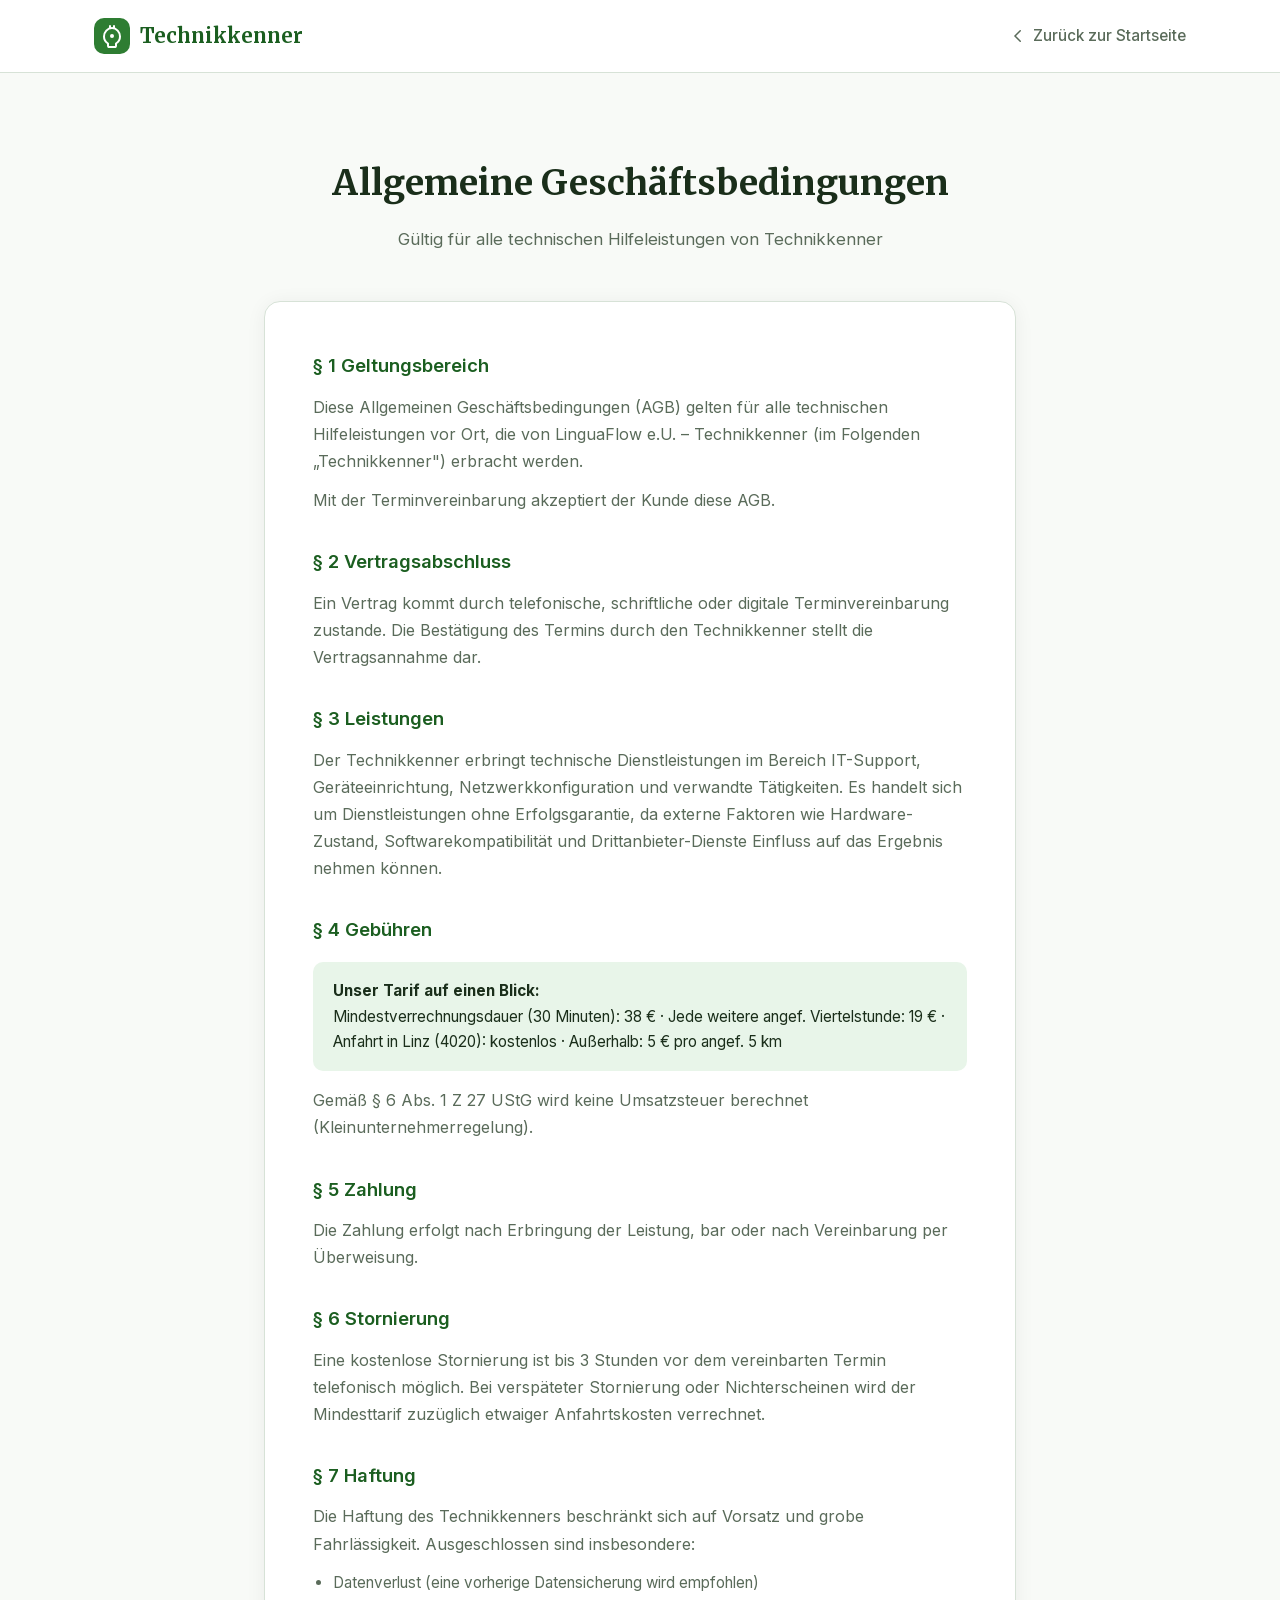
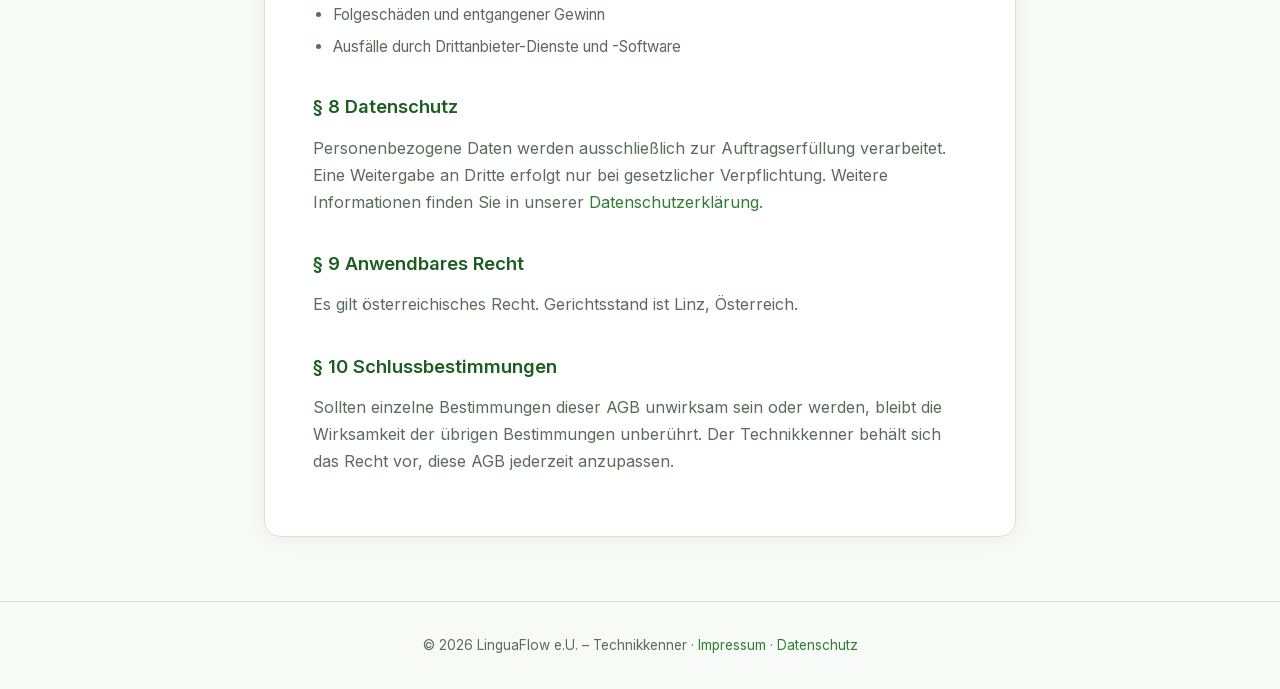
<file: agb.html>
<!DOCTYPE html>
<html lang="de">
<head>
    <meta charset="UTF-8">
    <meta name="viewport" content="width=device-width, initial-scale=1.0">
    <title>AGB – Technikkenner</title>
    <meta name="description" content="Allgemeine Geschäftsbedingungen von Technikkenner – IT-Hausbesuchservice in Oberösterreich.">
    <link rel="stylesheet" href="fonts/fonts.css">
    <style>
        *, *::before, *::after { margin: 0; padding: 0; box-sizing: border-box; }
        :root {
            --color-bg: #F8FAF7; --color-surface: #FFFFFF; --color-text: #1A2E1A;
            --color-text-secondary: #5A6B5A; --color-accent: #2E7D32;
            --color-accent-dark: #1B5E20; --color-accent-light: #E8F5E9;
            --color-border: #D7E2D7;
            --font-sans: 'Inter', -apple-system, BlinkMacSystemFont, sans-serif;
            --font-serif: 'Merriweather', Georgia, serif;
            --max-width: 800px; --radius: 16px;
            --shadow: 0 2px 20px rgba(0,0,0,0.06);
        }
        html { scroll-behavior: smooth; font-size: 16px; }
        body { font-family: var(--font-sans); background: var(--color-bg); color: var(--color-text); line-height: 1.7; -webkit-font-smoothing: antialiased; }

        nav { background: rgba(255,255,255,0.92); backdrop-filter: blur(20px); border-bottom: 1px solid var(--color-border); position: sticky; top: 0; z-index: 100; }
        nav .nav-inner { max-width: 1140px; margin: 0 auto; padding: 0 24px; display: flex; align-items: center; justify-content: space-between; height: 72px; }
        .nav-logo { display: flex; align-items: center; gap: 10px; font-family: var(--font-serif); font-weight: 700; font-size: 1.25rem; color: var(--color-accent-dark); text-decoration: none; }
        .nav-logo svg { width: 36px; height: 36px; }
        .nav-back { display: flex; align-items: center; gap: 6px; color: var(--color-text-secondary); text-decoration: none; font-size: 0.95rem; font-weight: 500; transition: 0.3s ease; }
        .nav-back:hover { color: var(--color-accent); }
        .nav-back svg { width: 18px; height: 18px; }

        .container { max-width: var(--max-width); margin: 0 auto; padding: 0 24px; }
        .page-header { padding: 80px 0 48px; text-align: center; }
        .page-header h1 { font-family: var(--font-serif); font-size: 2.2rem; margin-bottom: 12px; }
        .page-header p { color: var(--color-text-secondary); font-size: 1.05rem; }

        .content-card { background: var(--color-surface); border-radius: var(--radius); padding: 48px; box-shadow: var(--shadow); margin-bottom: 64px; border: 1px solid var(--color-border); }
        .content-card h2 { font-size: 1.15rem; color: var(--color-accent-dark); margin: 32px 0 12px; font-weight: 600; }
        .content-card h2:first-child { margin-top: 0; }
        .content-card p { color: var(--color-text-secondary); margin-bottom: 12px; }
        .content-card a { color: var(--color-accent); text-decoration: none; }
        .content-card a:hover { text-decoration: underline; }
        .content-card ul { margin: 8px 0 16px 20px; color: var(--color-text-secondary); }
        .content-card li { margin-bottom: 6px; font-size: 0.95rem; }

        .highlight-box { background: var(--color-accent-light); border-radius: 10px; padding: 16px 20px; margin: 16px 0; font-size: 0.95rem; color: var(--color-text); }

        footer { text-align: center; padding: 32px 0; color: var(--color-text-secondary); font-size: 0.85rem; border-top: 1px solid var(--color-border); }
        footer a { color: var(--color-accent); text-decoration: none; }

        @media (max-width: 768px) { .content-card { padding: 28px 20px; } }
    </style>
</head>
<body>

<nav>
    <div class="nav-inner">
        <a href="index.html" class="nav-logo">
            <svg viewBox="0 0 36 36" fill="none"><rect width="36" height="36" rx="10" fill="#2E7D32"/><path d="M10 18.5C10 14 13.5 10 18 10s8 4 8 8.5c0 3-1.5 5.5-4 7v2.5a1 1 0 01-1 1h-6a1 1 0 01-1-1v-2.5c-2.5-1.5-4-4-4-7z" stroke="#fff" stroke-width="2" stroke-linecap="round" stroke-linejoin="round"/><path d="M15 29h6M16 10V8M20 10V8" stroke="#fff" stroke-width="2" stroke-linecap="round"/><circle cx="18" cy="18" r="2" fill="#fff"/></svg>
            Technikkenner
        </a>
        <a href="index.html" class="nav-back">
            <svg fill="none" viewBox="0 0 24 24" stroke="currentColor" stroke-width="2"><path stroke-linecap="round" d="M15 19l-7-7 7-7"/></svg>
            Zurück zur Startseite
        </a>
    </div>
</nav>

<div class="container">
    <div class="page-header">
        <h1>Allgemeine Geschäftsbedingungen</h1>
        <p>Gültig für alle technischen Hilfeleistungen von Technikkenner</p>
    </div>

    <div class="content-card">
        <h2>§ 1 Geltungsbereich</h2>
        <p>Diese Allgemeinen Geschäftsbedingungen (AGB) gelten für alle technischen Hilfeleistungen vor Ort, die von LinguaFlow e.U. – Technikkenner (im Folgenden „Technikkenner") erbracht werden.</p>
        <p>Mit der Terminvereinbarung akzeptiert der Kunde diese AGB.</p>

        <h2>§ 2 Vertragsabschluss</h2>
        <p>Ein Vertrag kommt durch telefonische, schriftliche oder digitale Terminvereinbarung zustande. Die Bestätigung des Termins durch den Technikkenner stellt die Vertragsannahme dar.</p>

        <h2>§ 3 Leistungen</h2>
        <p>Der Technikkenner erbringt technische Dienstleistungen im Bereich IT-Support, Geräteeinrichtung, Netzwerkkonfiguration und verwandte Tätigkeiten. Es handelt sich um Dienstleistungen ohne Erfolgsgarantie, da externe Faktoren wie Hardware-Zustand, Softwarekompatibilität und Drittanbieter-Dienste Einfluss auf das Ergebnis nehmen können.</p>

        <h2>§ 4 Gebühren</h2>
        <div class="highlight-box">
            <strong>Unser Tarif auf einen Blick:</strong><br>
            Mindestverrechnungsdauer (30 Minuten): 38 € · Jede weitere angef. Viertelstunde: 19 € · Anfahrt in Linz (4020): kostenlos · Außerhalb: 5 € pro angef. 5 km
        </div>
        <p>Gemäß § 6 Abs. 1 Z 27 UStG wird keine Umsatzsteuer berechnet (Kleinunternehmerregelung).</p>

        <h2>§ 5 Zahlung</h2>
        <p>Die Zahlung erfolgt nach Erbringung der Leistung, bar oder nach Vereinbarung per Überweisung.</p>

        <h2>§ 6 Stornierung</h2>
        <p>Eine kostenlose Stornierung ist bis 3 Stunden vor dem vereinbarten Termin telefonisch möglich. Bei verspäteter Stornierung oder Nichterscheinen wird der Mindesttarif zuzüglich etwaiger Anfahrtskosten verrechnet.</p>

        <h2>§ 7 Haftung</h2>
        <p>Die Haftung des Technikkenners beschränkt sich auf Vorsatz und grobe Fahrlässigkeit. Ausgeschlossen sind insbesondere:</p>
        <ul>
            <li>Datenverlust (eine vorherige Datensicherung wird empfohlen)</li>
            <li>Folgeschäden und entgangener Gewinn</li>
            <li>Ausfälle durch Drittanbieter-Dienste und -Software</li>
        </ul>

        <h2>§ 8 Datenschutz</h2>
        <p>Personenbezogene Daten werden ausschließlich zur Auftragserfüllung verarbeitet. Eine Weitergabe an Dritte erfolgt nur bei gesetzlicher Verpflichtung. Weitere Informationen finden Sie in unserer <a href="datenschutz.html">Datenschutzerklärung</a>.</p>

        <h2>§ 9 Anwendbares Recht</h2>
        <p>Es gilt österreichisches Recht. Gerichtsstand ist Linz, Österreich.</p>

        <h2>§ 10 Schlussbestimmungen</h2>
        <p>Sollten einzelne Bestimmungen dieser AGB unwirksam sein oder werden, bleibt die Wirksamkeit der übrigen Bestimmungen unberührt. Der Technikkenner behält sich das Recht vor, diese AGB jederzeit anzupassen.</p>
    </div>
</div>

<footer>
    <div class="container">
        <p>&copy; 2026 LinguaFlow e.U. – Technikkenner &middot; <a href="impressum.html">Impressum</a> &middot; <a href="datenschutz.html">Datenschutz</a></p>
    </div>
</footer>

<!-- Cloudflare Web Analytics / Besucher-Statistik -->
<script defer src="https://static.cloudflareinsights.com/beacon.min.js" data-cf-beacon='{"token": "de34199098b642ef9dbeacb883ad72a1"}'></script>
<!-- End Cloudflare Web Analytics -->
</body>
</html>
</file>
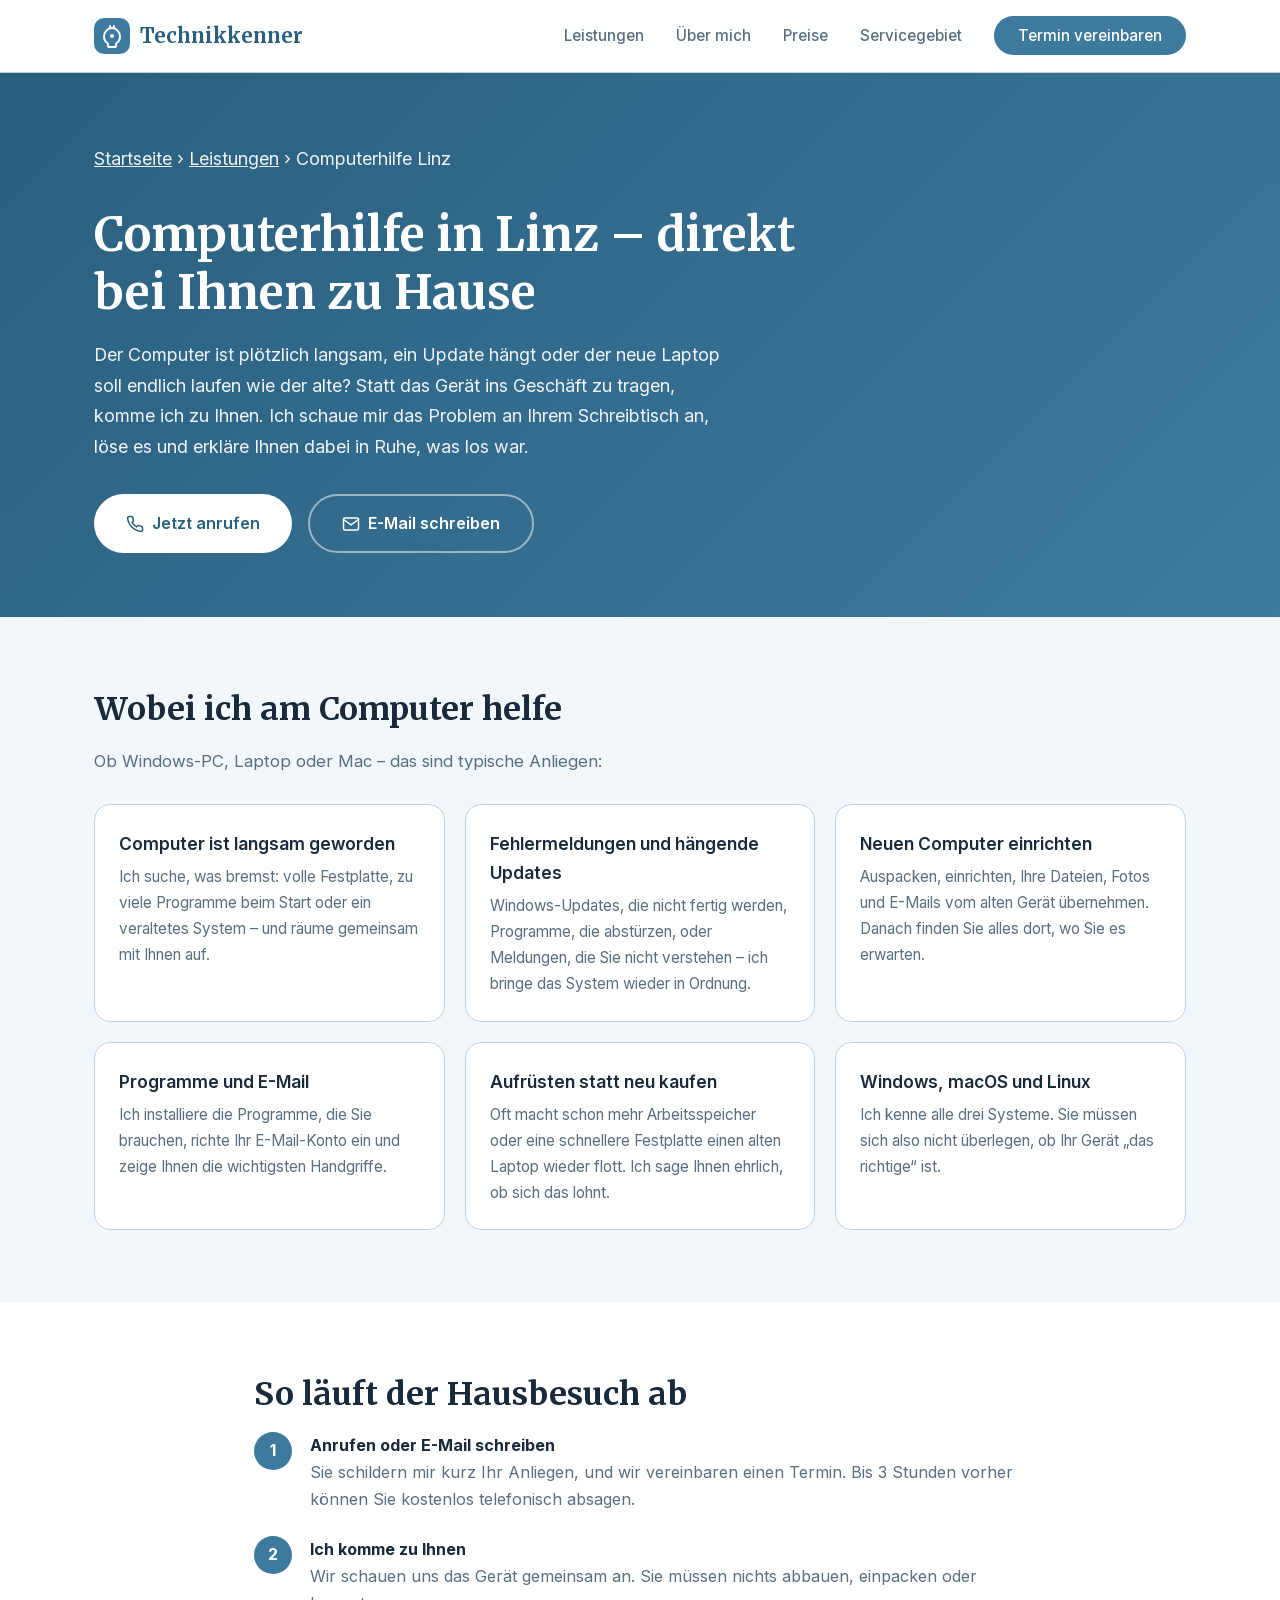
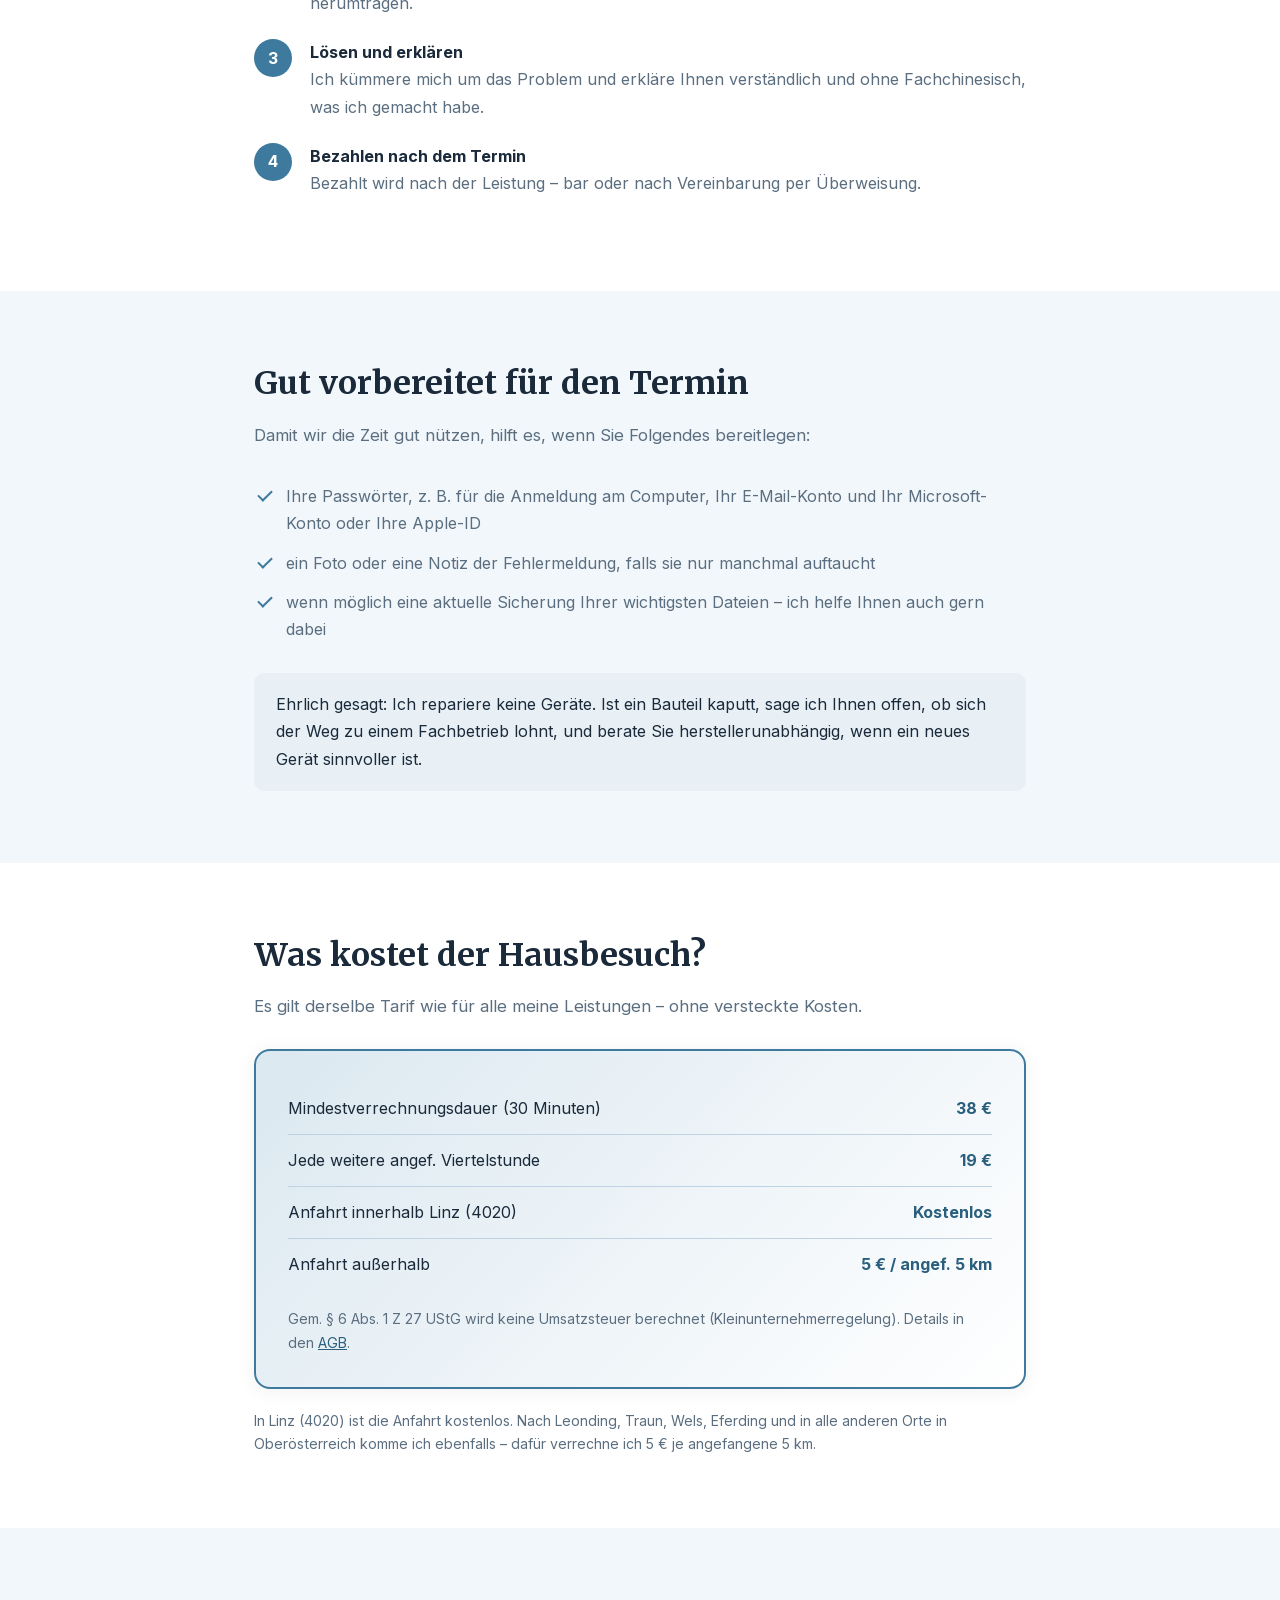
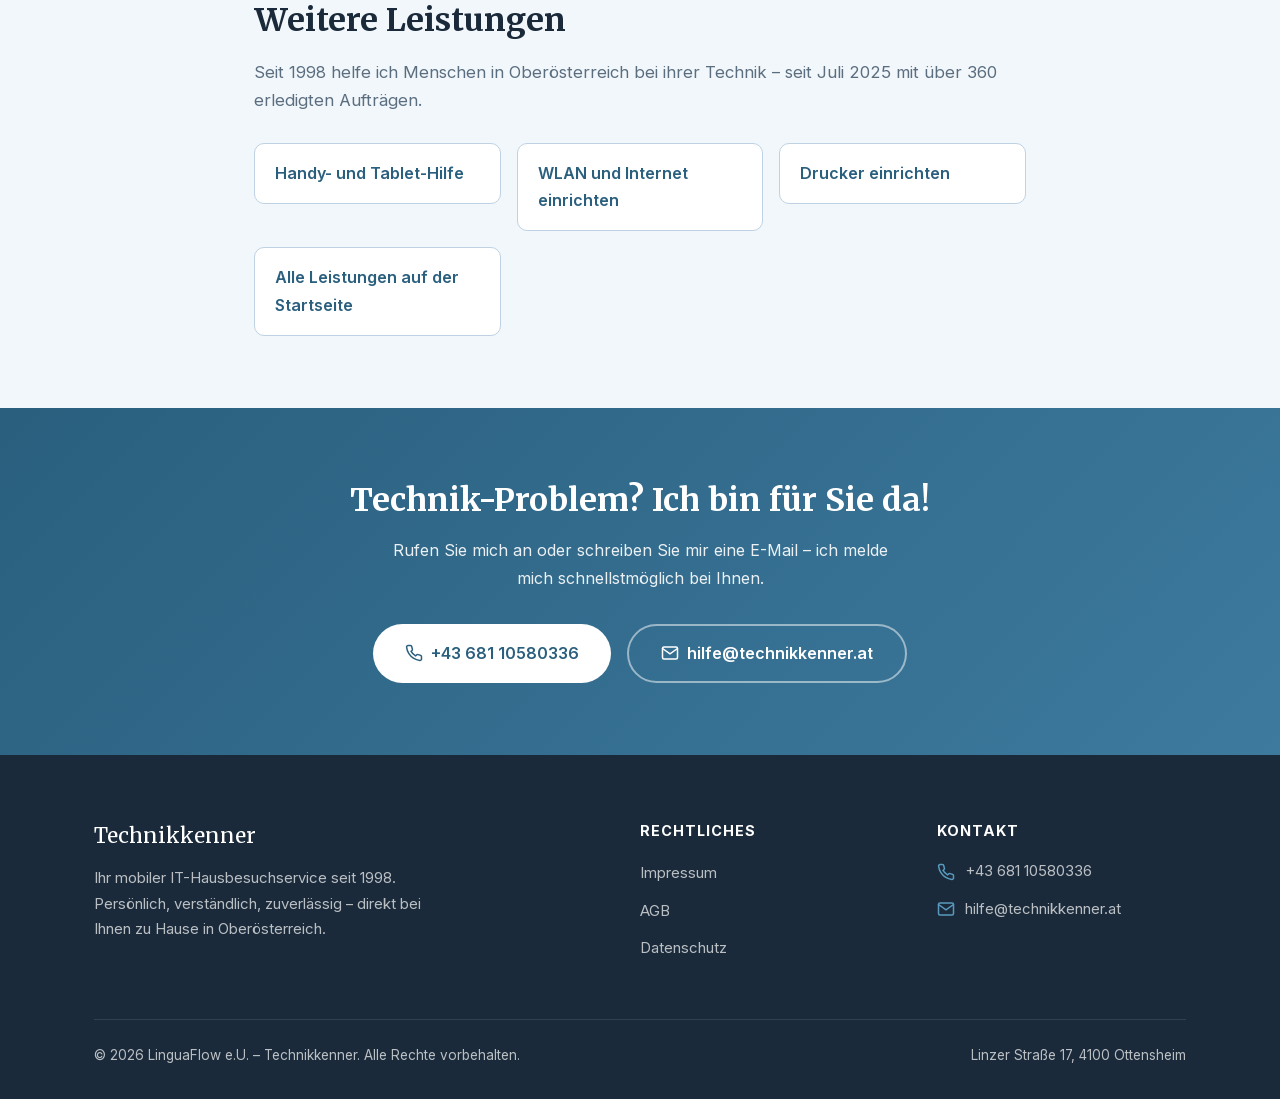
<file: computerhilfe-linz.html>
<!DOCTYPE html>
<html lang="de">
<head>
    <meta charset="UTF-8">
    <meta name="viewport" content="width=device-width, initial-scale=1.0">
    <title>Computerhilfe Linz – PC & Laptop vor Ort | Technikkenner</title>
    <meta name="description" content="Computerhilfe in Linz: Ich komme zu Ihnen, wenn PC, Laptop oder Mac streiken. Windows und macOS, geduldig erklärt. Anfahrt in Linz kostenlos.">
    <meta name="author" content="Christian Nouza – LinguaFlow e.U.">
    <meta name="robots" content="index, follow">
    <link rel="canonical" href="https://technikkenner.at/computerhilfe-linz.html">

    <link rel="icon" type="image/png" href="favicon.png">
    <link rel="apple-touch-icon" href="apple-touch-icon.png">

    <meta property="og:type" content="website">
    <meta property="og:url" content="https://technikkenner.at/computerhilfe-linz.html">
    <meta property="og:title" content="Computerhilfe Linz – PC & Laptop vor Ort | Technikkenner">
    <meta property="og:description" content="Computerhilfe in Linz: Ich komme zu Ihnen, wenn PC, Laptop oder Mac streiken. Windows und macOS, geduldig erklärt. Anfahrt in Linz kostenlos.">
    <meta property="og:locale" content="de_AT">
    <meta property="og:site_name" content="Technikkenner">
    <meta property="og:image" content="https://technikkenner.at/og-image.jpg">

    <meta name="geo.region" content="AT-4">
    <meta name="geo.placename" content="Linz, Oberösterreich">
    <link rel="stylesheet" href="fonts/fonts.css">
    <link rel="stylesheet" href="leistung.css">
</head>
<body>

<!-- NAVIGATION -->
<nav>
    <div class="container">
        <a href="index.html" class="nav-logo">
            <svg viewBox="0 0 36 36" fill="none" xmlns="http://www.w3.org/2000/svg">
                <rect width="36" height="36" rx="10" fill="#2E7D32"/>
                <path d="M10 18.5C10 14 13.5 10 18 10s8 4 8 8.5c0 3-1.5 5.5-4 7v2.5a1 1 0 01-1 1h-6a1 1 0 01-1-1v-2.5c-2.5-1.5-4-4-4-7z" stroke="#fff" stroke-width="2" stroke-linecap="round" stroke-linejoin="round"/>
                <path d="M15 29h6M16 10V8M20 10V8" stroke="#fff" stroke-width="2" stroke-linecap="round"/>
                <circle cx="18" cy="18" r="2" fill="#fff"/>
            </svg>
            Technikkenner
        </a>
        <ul class="nav-links" id="navLinks">
            <li><a href="index.html#services">Leistungen</a></li>
            <li><a href="index.html#about">Über mich</a></li>
            <li><a href="#preise">Preise</a></li>
            <li><a href="index.html#area">Servicegebiet</a></li>
            <li><a href="#contact" class="nav-cta">Termin vereinbaren</a></li>
        </ul>
        <button class="mobile-toggle" onclick="document.getElementById('navLinks').classList.toggle('active')" aria-label="Menü öffnen">
            <svg fill="none" viewBox="0 0 24 24" stroke="currentColor" stroke-width="2">
                <path stroke-linecap="round" d="M4 6h16M4 12h16M4 18h16"/>
            </svg>
        </button>
    </div>
</nav>

<!-- KOPFBEREICH -->
<header class="page-hero">
    <div class="container">
        <p class="breadcrumb"><a href="index.html">Startseite</a> › <a href="index.html#services">Leistungen</a> › Computerhilfe Linz</p>
        <h1>Computerhilfe in Linz – direkt bei Ihnen zu Hause</h1>
        <p>Der Computer ist plötzlich langsam, ein Update hängt oder der neue Laptop soll endlich laufen wie der alte? Statt das Gerät ins Geschäft zu tragen, komme ich zu Ihnen. Ich schaue mir das Problem an Ihrem Schreibtisch an, löse es und erkläre Ihnen dabei in Ruhe, was los war.</p>
        <div class="hero-buttons">
            <a href="tel:+4368110580336" class="btn btn-primary"><svg width="18" height="18" fill="none" viewBox="0 0 24 24" stroke="currentColor" stroke-width="2"><path stroke-linecap="round" d="M22 16.92v3a2 2 0 01-2.18 2 19.79 19.79 0 01-8.63-3.07 19.5 19.5 0 01-6-6 19.79 19.79 0 01-3.07-8.67A2 2 0 014.11 2h3a2 2 0 012 1.72c.127.96.361 1.903.7 2.81a2 2 0 01-.45 2.11L8.09 9.91a16 16 0 006 6l1.27-1.27a2 2 0 012.11-.45c.907.339 1.85.573 2.81.7A2 2 0 0122 16.92z"/></svg> Jetzt anrufen</a>
            <a href="mailto:hilfe@technikkenner.at" class="btn btn-outline"><svg width="18" height="18" fill="none" viewBox="0 0 24 24" stroke="currentColor" stroke-width="2"><path stroke-linecap="round" d="M4 4h16c1.1 0 2 .9 2 2v12a2 2 0 01-2 2H4a2 2 0 01-2-2V6c0-1.1.9-2 2-2z"/><path stroke-linecap="round" d="M22 6l-10 7L2 6"/></svg> E-Mail schreiben</a>
        </div>
    </div>
</header>

<main>
<!-- THEMEN -->
<section>
    <div class="container">
        <h2>Wobei ich am Computer helfe</h2>
        <p class="lead">Ob Windows-PC, Laptop oder Mac – das sind typische Anliegen:</p>
        <div class="topic-grid">
            <div class="topic"><h3>Computer ist langsam geworden</h3><p>Ich suche, was bremst: volle Festplatte, zu viele Programme beim Start oder ein veraltetes System – und räume gemeinsam mit Ihnen auf.</p></div>
            <div class="topic"><h3>Fehlermeldungen und hängende Updates</h3><p>Windows-Updates, die nicht fertig werden, Programme, die abstürzen, oder Meldungen, die Sie nicht verstehen – ich bringe das System wieder in Ordnung.</p></div>
            <div class="topic"><h3>Neuen Computer einrichten</h3><p>Auspacken, einrichten, Ihre Dateien, Fotos und E-Mails vom alten Gerät übernehmen. Danach finden Sie alles dort, wo Sie es erwarten.</p></div>
            <div class="topic"><h3>Programme und E-Mail</h3><p>Ich installiere die Programme, die Sie brauchen, richte Ihr E-Mail-Konto ein und zeige Ihnen die wichtigsten Handgriffe.</p></div>
            <div class="topic"><h3>Aufrüsten statt neu kaufen</h3><p>Oft macht schon mehr Arbeitsspeicher oder eine schnellere Festplatte einen alten Laptop wieder flott. Ich sage Ihnen ehrlich, ob sich das lohnt.</p></div>
            <div class="topic"><h3>Windows, macOS und Linux</h3><p>Ich kenne alle drei Systeme. Sie müssen sich also nicht überlegen, ob Ihr Gerät „das richtige“ ist.</p></div>
        </div>
    </div>
</section>

<!-- ABLAUF -->
<section class="alt">
    <div class="container narrow">
        <h2>So läuft der Hausbesuch ab</h2>
        <ol class="steps">
            <li><strong>Anrufen oder E-Mail schreiben</strong>Sie schildern mir kurz Ihr Anliegen, und wir vereinbaren einen Termin. Bis 3 Stunden vorher können Sie kostenlos telefonisch absagen.</li>
            <li><strong>Ich komme zu Ihnen</strong>Wir schauen uns das Gerät gemeinsam an. Sie müssen nichts abbauen, einpacken oder herumtragen.</li>
            <li><strong>Lösen und erklären</strong>Ich kümmere mich um das Problem und erkläre Ihnen verständlich und ohne Fachchinesisch, was ich gemacht habe.</li>
            <li><strong>Bezahlen nach dem Termin</strong>Bezahlt wird nach der Leistung – bar oder nach Vereinbarung per Überweisung.</li>
        </ol>
    </div>
</section>

<!-- VORBEREITUNG -->
<section>
    <div class="container narrow">
        <h2>Gut vorbereitet für den Termin</h2>
        <p class="lead">Damit wir die Zeit gut nützen, hilft es, wenn Sie Folgendes bereitlegen:</p>
        <ul class="checklist">
            <li>Ihre Passwörter, z. B. für die Anmeldung am Computer, Ihr E-Mail-Konto und Ihr Microsoft-Konto oder Ihre Apple-ID</li>
            <li>ein Foto oder eine Notiz der Fehlermeldung, falls sie nur manchmal auftaucht</li>
            <li>wenn möglich eine aktuelle Sicherung Ihrer wichtigsten Dateien – ich helfe Ihnen auch gern dabei</li>
        </ul>
        <div class="note"><p>Ehrlich gesagt: Ich repariere keine Geräte. Ist ein Bauteil kaputt, sage ich Ihnen offen, ob sich der Weg zu einem Fachbetrieb lohnt, und berate Sie herstellerunabhängig, wenn ein neues Gerät sinnvoller ist.</p></div>
    </div>
</section>

<!-- PREISE -->
<section class="alt" id="preise">
    <div class="container narrow">
        <h2>Was kostet der Hausbesuch?</h2>
        <p class="lead">Es gilt derselbe Tarif wie für alle meine Leistungen – ohne versteckte Kosten.</p>
        <div class="price-box">
            <div class="price-row"><span>Mindestverrechnungsdauer (30 Minuten)</span><span class="price-value">38 &euro;</span></div>
            <div class="price-row"><span>Jede weitere angef. Viertelstunde</span><span class="price-value">19 &euro;</span></div>
            <div class="price-row"><span>Anfahrt innerhalb Linz (4020)</span><span class="price-value">Kostenlos</span></div>
            <div class="price-row"><span>Anfahrt außerhalb</span><span class="price-value">5 &euro; / angef. 5 km</span></div>
            <p class="price-small">Gem. § 6 Abs. 1 Z 27 UStG wird keine Umsatzsteuer berechnet (Kleinunternehmerregelung). Details in den <a href="agb.html">AGB</a>.</p>
        </div>
        <p class="price-small" style="margin-top: 20px;">In Linz (4020) ist die Anfahrt kostenlos. Nach Leonding, Traun, Wels, Eferding und in alle anderen Orte in Oberösterreich komme ich ebenfalls – dafür verrechne ich 5 € je angefangene 5 km.</p>
    </div>
</section>

<!-- WEITERE LEISTUNGEN -->
<section>
    <div class="container narrow">
        <h2>Weitere Leistungen</h2>
        <p class="lead">Seit 1998 helfe ich Menschen in Oberösterreich bei ihrer Technik – seit Juli 2025 mit über 360 erledigten Aufträgen.</p>
        <ul class="more-links">
            <li><a href="handy-tablet-hilfe.html">Handy- und Tablet-Hilfe</a></li>
            <li><a href="wlan-internet-einrichten.html">WLAN und Internet einrichten</a></li>
            <li><a href="drucker-einrichten.html">Drucker einrichten</a></li>
            <li><a href="index.html#services">Alle Leistungen auf der Startseite</a></li>
        </ul>
    </div>
</section>
</main>

<!-- CTA -->
<section class="cta" id="contact">
    <div class="container">
        <h2>Technik-Problem? Ich bin für Sie da!</h2>
        <p>Rufen Sie mich an oder schreiben Sie mir eine E-Mail – ich melde mich schnellstmöglich bei Ihnen.</p>
        <div class="cta-buttons">
            <a href="tel:+4368110580336" class="btn btn-primary"><svg width="18" height="18" fill="none" viewBox="0 0 24 24" stroke="currentColor" stroke-width="2"><path stroke-linecap="round" d="M22 16.92v3a2 2 0 01-2.18 2 19.79 19.79 0 01-8.63-3.07 19.5 19.5 0 01-6-6 19.79 19.79 0 01-3.07-8.67A2 2 0 014.11 2h3a2 2 0 012 1.72c.127.96.361 1.903.7 2.81a2 2 0 01-.45 2.11L8.09 9.91a16 16 0 006 6l1.27-1.27a2 2 0 012.11-.45c.907.339 1.85.573 2.81.7A2 2 0 0122 16.92z"/></svg> +43 681 10580336</a>
            <a href="mailto:hilfe@technikkenner.at" class="btn btn-outline"><svg width="18" height="18" fill="none" viewBox="0 0 24 24" stroke="currentColor" stroke-width="2"><path stroke-linecap="round" d="M4 4h16c1.1 0 2 .9 2 2v12a2 2 0 01-2 2H4a2 2 0 01-2-2V6c0-1.1.9-2 2-2z"/><path stroke-linecap="round" d="M22 6l-10 7L2 6"/></svg> hilfe@technikkenner.at</a>
        </div>
    </div>
</section>

<!-- FOOTER -->
<footer>
    <div class="container">
        <div class="footer-grid">
            <div>
                <div class="footer-brand">Technikkenner</div>
                <p class="footer-desc">Ihr mobiler IT-Hausbesuchservice seit 1998. Persönlich, verständlich, zuverlässig – direkt bei Ihnen zu Hause in Oberösterreich.</p>
            </div>
            <div>
                <h4>Rechtliches</h4>
                <ul class="footer-links">
                    <li><a href="impressum.html">Impressum</a></li>
                    <li><a href="agb.html">AGB</a></li>
                    <li><a href="datenschutz.html">Datenschutz</a></li>
                </ul>
            </div>
            <div>
                <h4>Kontakt</h4>
                <ul class="footer-contact footer-links">
                    <li><svg fill="none" viewBox="0 0 24 24" stroke="currentColor" stroke-width="2"><path stroke-linecap="round" d="M22 16.92v3a2 2 0 01-2.18 2 19.79 19.79 0 01-8.63-3.07 19.5 19.5 0 01-6-6 19.79 19.79 0 01-3.07-8.67A2 2 0 014.11 2h3a2 2 0 012 1.72c.127.96.361 1.903.7 2.81a2 2 0 01-.45 2.11L8.09 9.91a16 16 0 006 6l1.27-1.27a2 2 0 012.11-.45c.907.339 1.85.573 2.81.7A2 2 0 0122 16.92z"/></svg><a href="tel:+4368110580336">+43 681 10580336</a></li>
                    <li><svg fill="none" viewBox="0 0 24 24" stroke="currentColor" stroke-width="2"><path stroke-linecap="round" d="M4 4h16c1.1 0 2 .9 2 2v12a2 2 0 01-2 2H4a2 2 0 01-2-2V6c0-1.1.9-2 2-2z"/><path stroke-linecap="round" d="M22 6l-10 7L2 6"/></svg><a href="mailto:hilfe@technikkenner.at">hilfe@technikkenner.at</a></li>
                </ul>
            </div>
        </div>
        <div class="footer-bottom">
            <span>&copy; 2026 LinguaFlow e.U. – Technikkenner. Alle Rechte vorbehalten.</span>
            <span>Linzer Straße 17, 4100 Ottensheim</span>
        </div>
    </div>
</footer>

<!-- Cloudflare Web Analytics / Besucher-Statistik -->
<script defer src="https://static.cloudflareinsights.com/beacon.min.js" data-cf-beacon='{"token": "de34199098b642ef9dbeacb883ad72a1"}'></script>
<!-- End Cloudflare Web Analytics -->
</body>
</html>
</file>
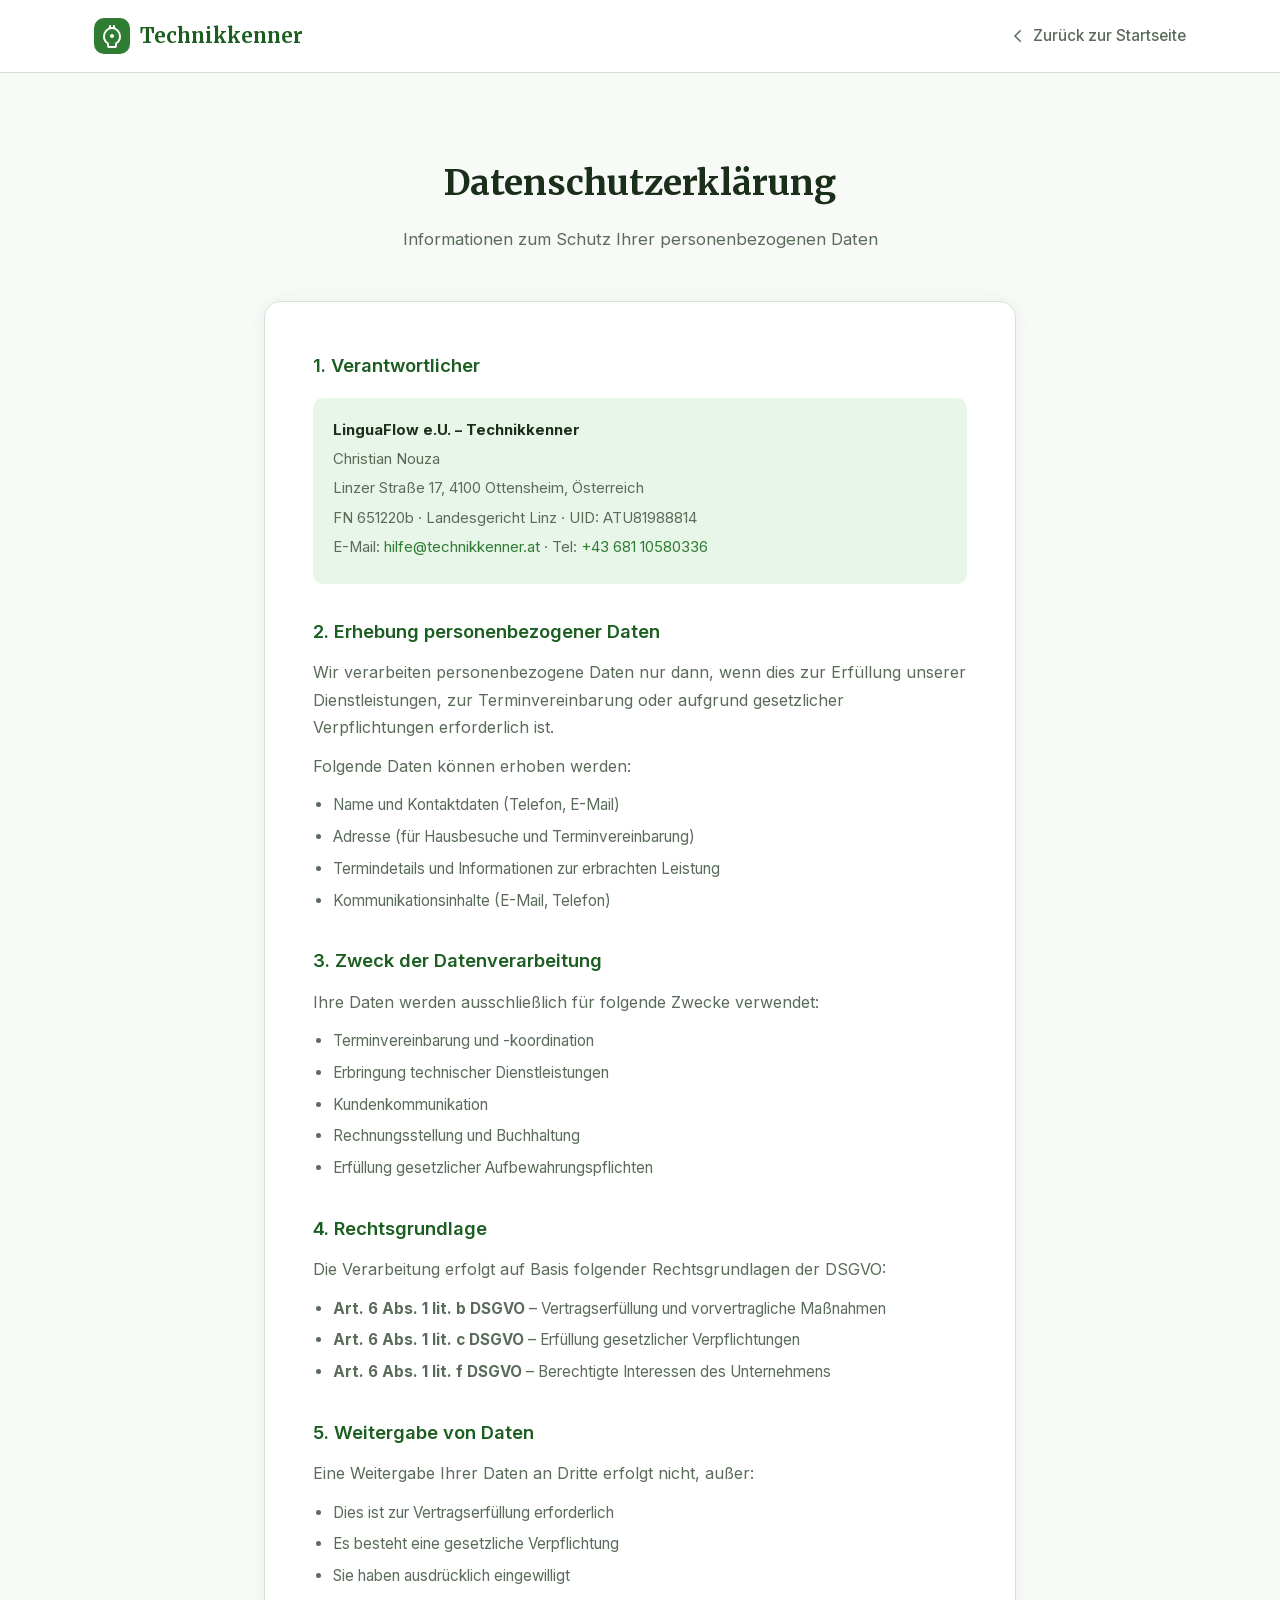
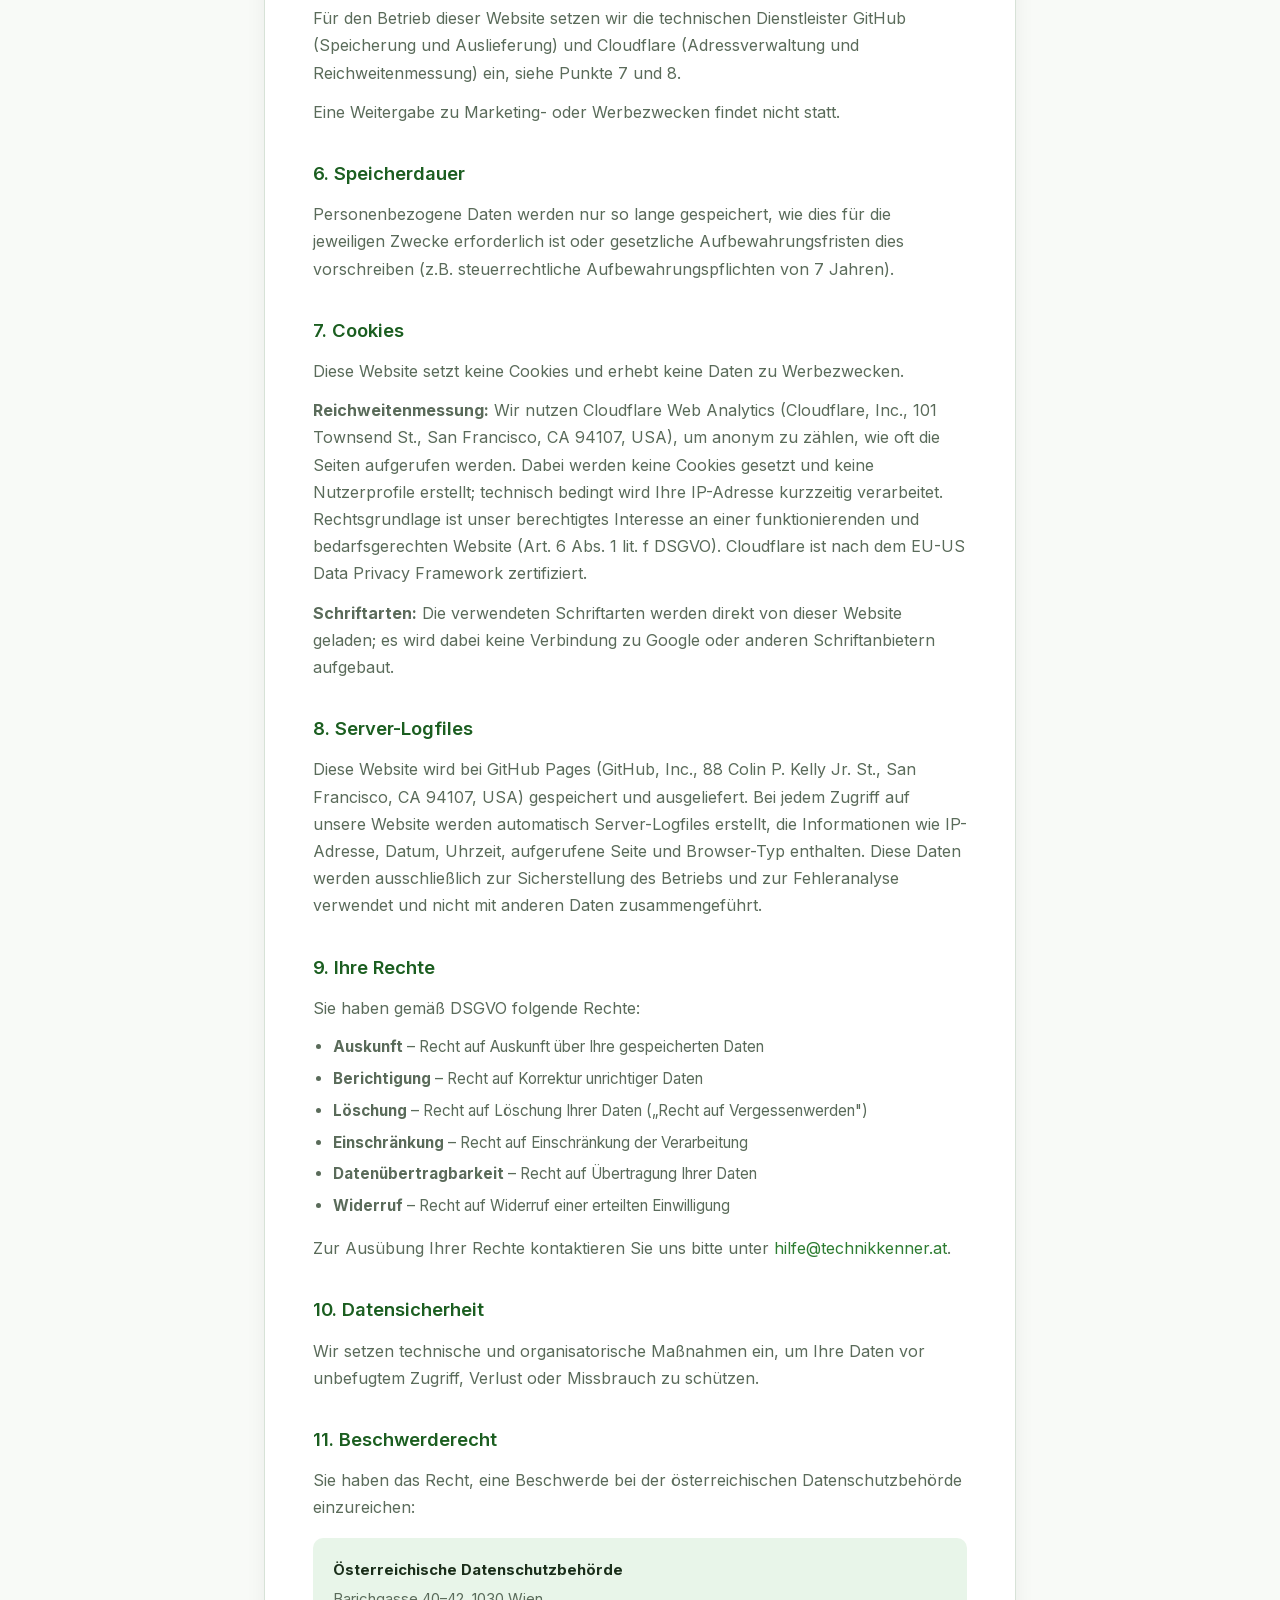
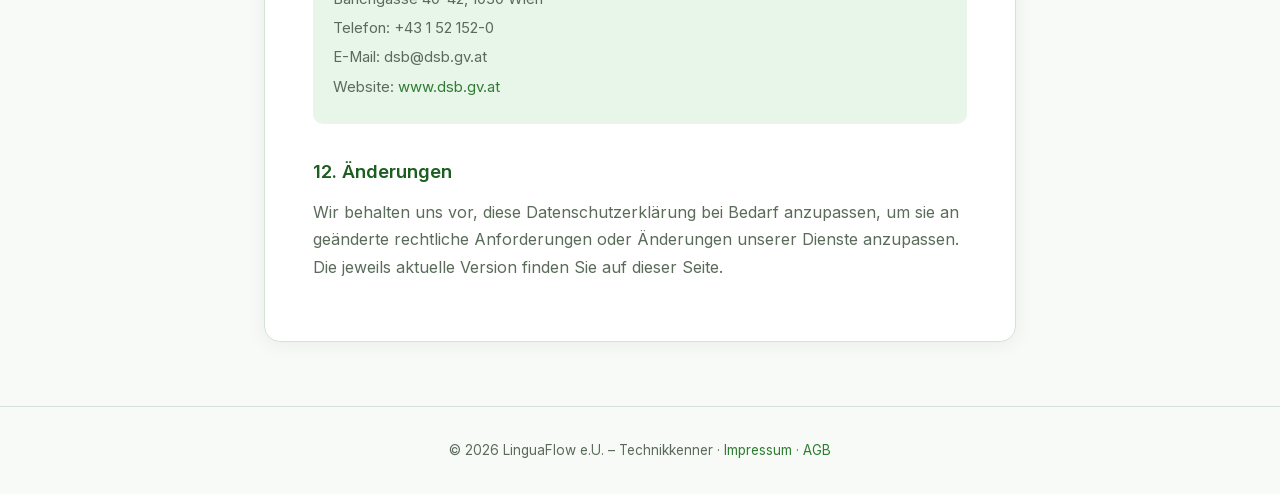
<file: datenschutz.html>
<!DOCTYPE html>
<html lang="de">
<head>
    <meta charset="UTF-8">
    <meta name="viewport" content="width=device-width, initial-scale=1.0">
    <title>Datenschutzerklärung – Technikkenner</title>
    <meta name="description" content="Datenschutzerklärung von Technikkenner – Informationen zum Umgang mit Ihren personenbezogenen Daten.">
    <link rel="stylesheet" href="fonts/fonts.css">
    <style>
        *, *::before, *::after { margin: 0; padding: 0; box-sizing: border-box; }
        :root {
            --color-bg: #F8FAF7; --color-surface: #FFFFFF; --color-text: #1A2E1A;
            --color-text-secondary: #5A6B5A; --color-accent: #2E7D32;
            --color-accent-dark: #1B5E20; --color-accent-light: #E8F5E9;
            --color-border: #D7E2D7;
            --font-sans: 'Inter', -apple-system, BlinkMacSystemFont, sans-serif;
            --font-serif: 'Merriweather', Georgia, serif;
            --max-width: 800px; --radius: 16px;
            --shadow: 0 2px 20px rgba(0,0,0,0.06);
        }
        html { scroll-behavior: smooth; font-size: 16px; }
        body { font-family: var(--font-sans); background: var(--color-bg); color: var(--color-text); line-height: 1.7; -webkit-font-smoothing: antialiased; }

        nav { background: rgba(255,255,255,0.92); backdrop-filter: blur(20px); border-bottom: 1px solid var(--color-border); position: sticky; top: 0; z-index: 100; }
        nav .nav-inner { max-width: 1140px; margin: 0 auto; padding: 0 24px; display: flex; align-items: center; justify-content: space-between; height: 72px; }
        .nav-logo { display: flex; align-items: center; gap: 10px; font-family: var(--font-serif); font-weight: 700; font-size: 1.25rem; color: var(--color-accent-dark); text-decoration: none; }
        .nav-logo svg { width: 36px; height: 36px; }
        .nav-back { display: flex; align-items: center; gap: 6px; color: var(--color-text-secondary); text-decoration: none; font-size: 0.95rem; font-weight: 500; transition: 0.3s ease; }
        .nav-back:hover { color: var(--color-accent); }
        .nav-back svg { width: 18px; height: 18px; }

        .container { max-width: var(--max-width); margin: 0 auto; padding: 0 24px; }
        .page-header { padding: 80px 0 48px; text-align: center; }
        .page-header h1 { font-family: var(--font-serif); font-size: 2.2rem; margin-bottom: 12px; }
        .page-header p { color: var(--color-text-secondary); font-size: 1.05rem; }

        .content-card { background: var(--color-surface); border-radius: var(--radius); padding: 48px; box-shadow: var(--shadow); margin-bottom: 64px; border: 1px solid var(--color-border); }
        .content-card h2 { font-size: 1.15rem; color: var(--color-accent-dark); margin: 32px 0 12px; font-weight: 600; }
        .content-card h2:first-child { margin-top: 0; }
        .content-card p { color: var(--color-text-secondary); margin-bottom: 12px; }
        .content-card a { color: var(--color-accent); text-decoration: none; }
        .content-card a:hover { text-decoration: underline; }
        .content-card ul { margin: 8px 0 16px 20px; color: var(--color-text-secondary); }
        .content-card li { margin-bottom: 6px; font-size: 0.95rem; }

        .info-box { background: var(--color-accent-light); border-radius: 10px; padding: 20px; margin: 16px 0; }
        .info-box p { margin-bottom: 4px; font-size: 0.93rem; }
        .info-box strong { color: var(--color-text); }

        footer { text-align: center; padding: 32px 0; color: var(--color-text-secondary); font-size: 0.85rem; border-top: 1px solid var(--color-border); }
        footer a { color: var(--color-accent); text-decoration: none; }

        @media (max-width: 768px) { .content-card { padding: 28px 20px; } }
    </style>
</head>
<body>

<nav>
    <div class="nav-inner">
        <a href="index.html" class="nav-logo">
            <svg viewBox="0 0 36 36" fill="none"><rect width="36" height="36" rx="10" fill="#2E7D32"/><path d="M10 18.5C10 14 13.5 10 18 10s8 4 8 8.5c0 3-1.5 5.5-4 7v2.5a1 1 0 01-1 1h-6a1 1 0 01-1-1v-2.5c-2.5-1.5-4-4-4-7z" stroke="#fff" stroke-width="2" stroke-linecap="round" stroke-linejoin="round"/><path d="M15 29h6M16 10V8M20 10V8" stroke="#fff" stroke-width="2" stroke-linecap="round"/><circle cx="18" cy="18" r="2" fill="#fff"/></svg>
            Technikkenner
        </a>
        <a href="index.html" class="nav-back">
            <svg fill="none" viewBox="0 0 24 24" stroke="currentColor" stroke-width="2"><path stroke-linecap="round" d="M15 19l-7-7 7-7"/></svg>
            Zurück zur Startseite
        </a>
    </div>
</nav>

<div class="container">
    <div class="page-header">
        <h1>Datenschutzerklärung</h1>
        <p>Informationen zum Schutz Ihrer personenbezogenen Daten</p>
    </div>

    <div class="content-card">
        <h2>1. Verantwortlicher</h2>
        <div class="info-box">
            <p><strong>LinguaFlow e.U. – Technikkenner</strong></p>
            <p>Christian Nouza</p>
            <p>Linzer Straße 17, 4100 Ottensheim, Österreich</p>
            <p>FN 651220b · Landesgericht Linz · UID: ATU81988814</p>
            <p>E-Mail: <a href="mailto:hilfe@technikkenner.at">hilfe@technikkenner.at</a> · Tel: <a href="tel:+4368110580336">+43 681 10580336</a></p>
        </div>

        <h2>2. Erhebung personenbezogener Daten</h2>
        <p>Wir verarbeiten personenbezogene Daten nur dann, wenn dies zur Erfüllung unserer Dienstleistungen, zur Terminvereinbarung oder aufgrund gesetzlicher Verpflichtungen erforderlich ist.</p>
        <p>Folgende Daten können erhoben werden:</p>
        <ul>
            <li>Name und Kontaktdaten (Telefon, E-Mail)</li>
            <li>Adresse (für Hausbesuche und Terminvereinbarung)</li>
            <li>Termindetails und Informationen zur erbrachten Leistung</li>
            <li>Kommunikationsinhalte (E-Mail, Telefon)</li>
        </ul>

        <h2>3. Zweck der Datenverarbeitung</h2>
        <p>Ihre Daten werden ausschließlich für folgende Zwecke verwendet:</p>
        <ul>
            <li>Terminvereinbarung und -koordination</li>
            <li>Erbringung technischer Dienstleistungen</li>
            <li>Kundenkommunikation</li>
            <li>Rechnungsstellung und Buchhaltung</li>
            <li>Erfüllung gesetzlicher Aufbewahrungspflichten</li>
        </ul>

        <h2>4. Rechtsgrundlage</h2>
        <p>Die Verarbeitung erfolgt auf Basis folgender Rechtsgrundlagen der DSGVO:</p>
        <ul>
            <li><strong>Art. 6 Abs. 1 lit. b DSGVO</strong> – Vertragserfüllung und vorvertragliche Maßnahmen</li>
            <li><strong>Art. 6 Abs. 1 lit. c DSGVO</strong> – Erfüllung gesetzlicher Verpflichtungen</li>
            <li><strong>Art. 6 Abs. 1 lit. f DSGVO</strong> – Berechtigte Interessen des Unternehmens</li>
        </ul>

        <h2>5. Weitergabe von Daten</h2>
        <p>Eine Weitergabe Ihrer Daten an Dritte erfolgt nicht, außer:</p>
        <ul>
            <li>Dies ist zur Vertragserfüllung erforderlich</li>
            <li>Es besteht eine gesetzliche Verpflichtung</li>
            <li>Sie haben ausdrücklich eingewilligt</li>
        </ul>
        <p>Für den Betrieb dieser Website setzen wir die technischen Dienstleister GitHub (Speicherung und Auslieferung) und Cloudflare (Adressverwaltung und Reichweitenmessung) ein, siehe Punkte 7 und 8.</p>
        <p>Eine Weitergabe zu Marketing- oder Werbezwecken findet nicht statt.</p>

        <h2>6. Speicherdauer</h2>
        <p>Personenbezogene Daten werden nur so lange gespeichert, wie dies für die jeweiligen Zwecke erforderlich ist oder gesetzliche Aufbewahrungsfristen dies vorschreiben (z.B. steuerrechtliche Aufbewahrungspflichten von 7 Jahren).</p>

        <h2>7. Cookies</h2>
        <p>Diese Website setzt keine Cookies und erhebt keine Daten zu Werbezwecken.</p>
        <p><strong>Reichweitenmessung:</strong> Wir nutzen Cloudflare Web Analytics (Cloudflare, Inc., 101 Townsend St., San Francisco, CA 94107, USA), um anonym zu zählen, wie oft die Seiten aufgerufen werden. Dabei werden keine Cookies gesetzt und keine Nutzerprofile erstellt; technisch bedingt wird Ihre IP-Adresse kurzzeitig verarbeitet. Rechtsgrundlage ist unser berechtigtes Interesse an einer funktionierenden und bedarfsgerechten Website (Art. 6 Abs. 1 lit. f DSGVO). Cloudflare ist nach dem EU-US Data Privacy Framework zertifiziert.</p>
        <p><strong>Schriftarten:</strong> Die verwendeten Schriftarten werden direkt von dieser Website geladen; es wird dabei keine Verbindung zu Google oder anderen Schriftanbietern aufgebaut.</p>

        <h2>8. Server-Logfiles</h2>
        <p>Diese Website wird bei GitHub Pages (GitHub, Inc., 88 Colin P. Kelly Jr. St., San Francisco, CA 94107, USA) gespeichert und ausgeliefert. Bei jedem Zugriff auf unsere Website werden automatisch Server-Logfiles erstellt, die Informationen wie IP-Adresse, Datum, Uhrzeit, aufgerufene Seite und Browser-Typ enthalten. Diese Daten werden ausschließlich zur Sicherstellung des Betriebs und zur Fehleranalyse verwendet und nicht mit anderen Daten zusammengeführt.</p>

        <h2>9. Ihre Rechte</h2>
        <p>Sie haben gemäß DSGVO folgende Rechte:</p>
        <ul>
            <li><strong>Auskunft</strong> – Recht auf Auskunft über Ihre gespeicherten Daten</li>
            <li><strong>Berichtigung</strong> – Recht auf Korrektur unrichtiger Daten</li>
            <li><strong>Löschung</strong> – Recht auf Löschung Ihrer Daten („Recht auf Vergessenwerden")</li>
            <li><strong>Einschränkung</strong> – Recht auf Einschränkung der Verarbeitung</li>
            <li><strong>Datenübertragbarkeit</strong> – Recht auf Übertragung Ihrer Daten</li>
            <li><strong>Widerruf</strong> – Recht auf Widerruf einer erteilten Einwilligung</li>
        </ul>
        <p>Zur Ausübung Ihrer Rechte kontaktieren Sie uns bitte unter <a href="mailto:hilfe@technikkenner.at">hilfe@technikkenner.at</a>.</p>

        <h2>10. Datensicherheit</h2>
        <p>Wir setzen technische und organisatorische Maßnahmen ein, um Ihre Daten vor unbefugtem Zugriff, Verlust oder Missbrauch zu schützen.</p>

        <h2>11. Beschwerderecht</h2>
        <p>Sie haben das Recht, eine Beschwerde bei der österreichischen Datenschutzbehörde einzureichen:</p>
        <div class="info-box">
            <p><strong>Österreichische Datenschutzbehörde</strong></p>
            <p>Barichgasse 40–42, 1030 Wien</p>
            <p>Telefon: +43 1 52 152-0</p>
            <p>E-Mail: dsb@dsb.gv.at</p>
            <p>Website: <a href="https://www.dsb.gv.at" target="_blank" rel="noopener">www.dsb.gv.at</a></p>
        </div>

        <h2>12. Änderungen</h2>
        <p>Wir behalten uns vor, diese Datenschutzerklärung bei Bedarf anzupassen, um sie an geänderte rechtliche Anforderungen oder Änderungen unserer Dienste anzupassen. Die jeweils aktuelle Version finden Sie auf dieser Seite.</p>
    </div>
</div>

<footer>
    <div class="container">
        <p>&copy; 2026 LinguaFlow e.U. – Technikkenner &middot; <a href="impressum.html">Impressum</a> &middot; <a href="agb.html">AGB</a></p>
    </div>
</footer>

<!-- Cloudflare Web Analytics / Besucher-Statistik -->
<script defer src="https://static.cloudflareinsights.com/beacon.min.js" data-cf-beacon='{"token": "de34199098b642ef9dbeacb883ad72a1"}'></script>
<!-- End Cloudflare Web Analytics -->
</body>
</html>
</file>
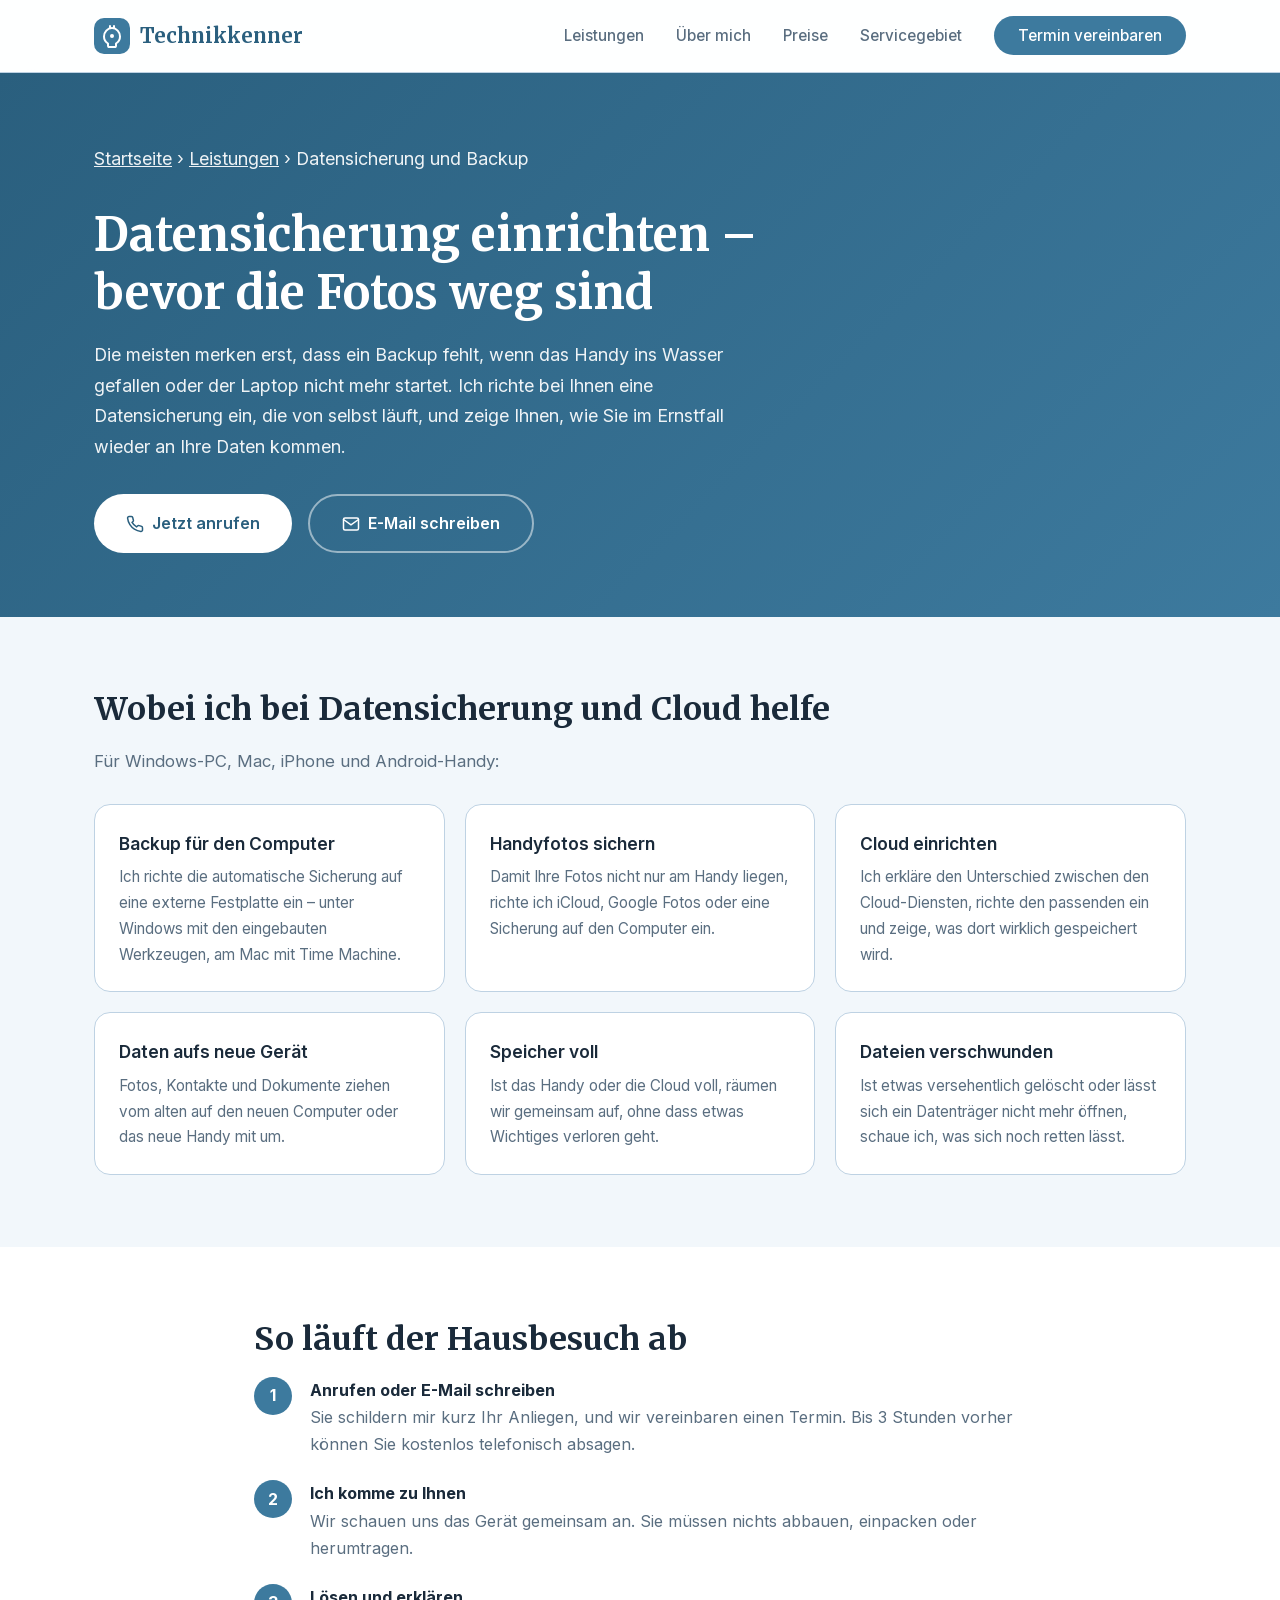
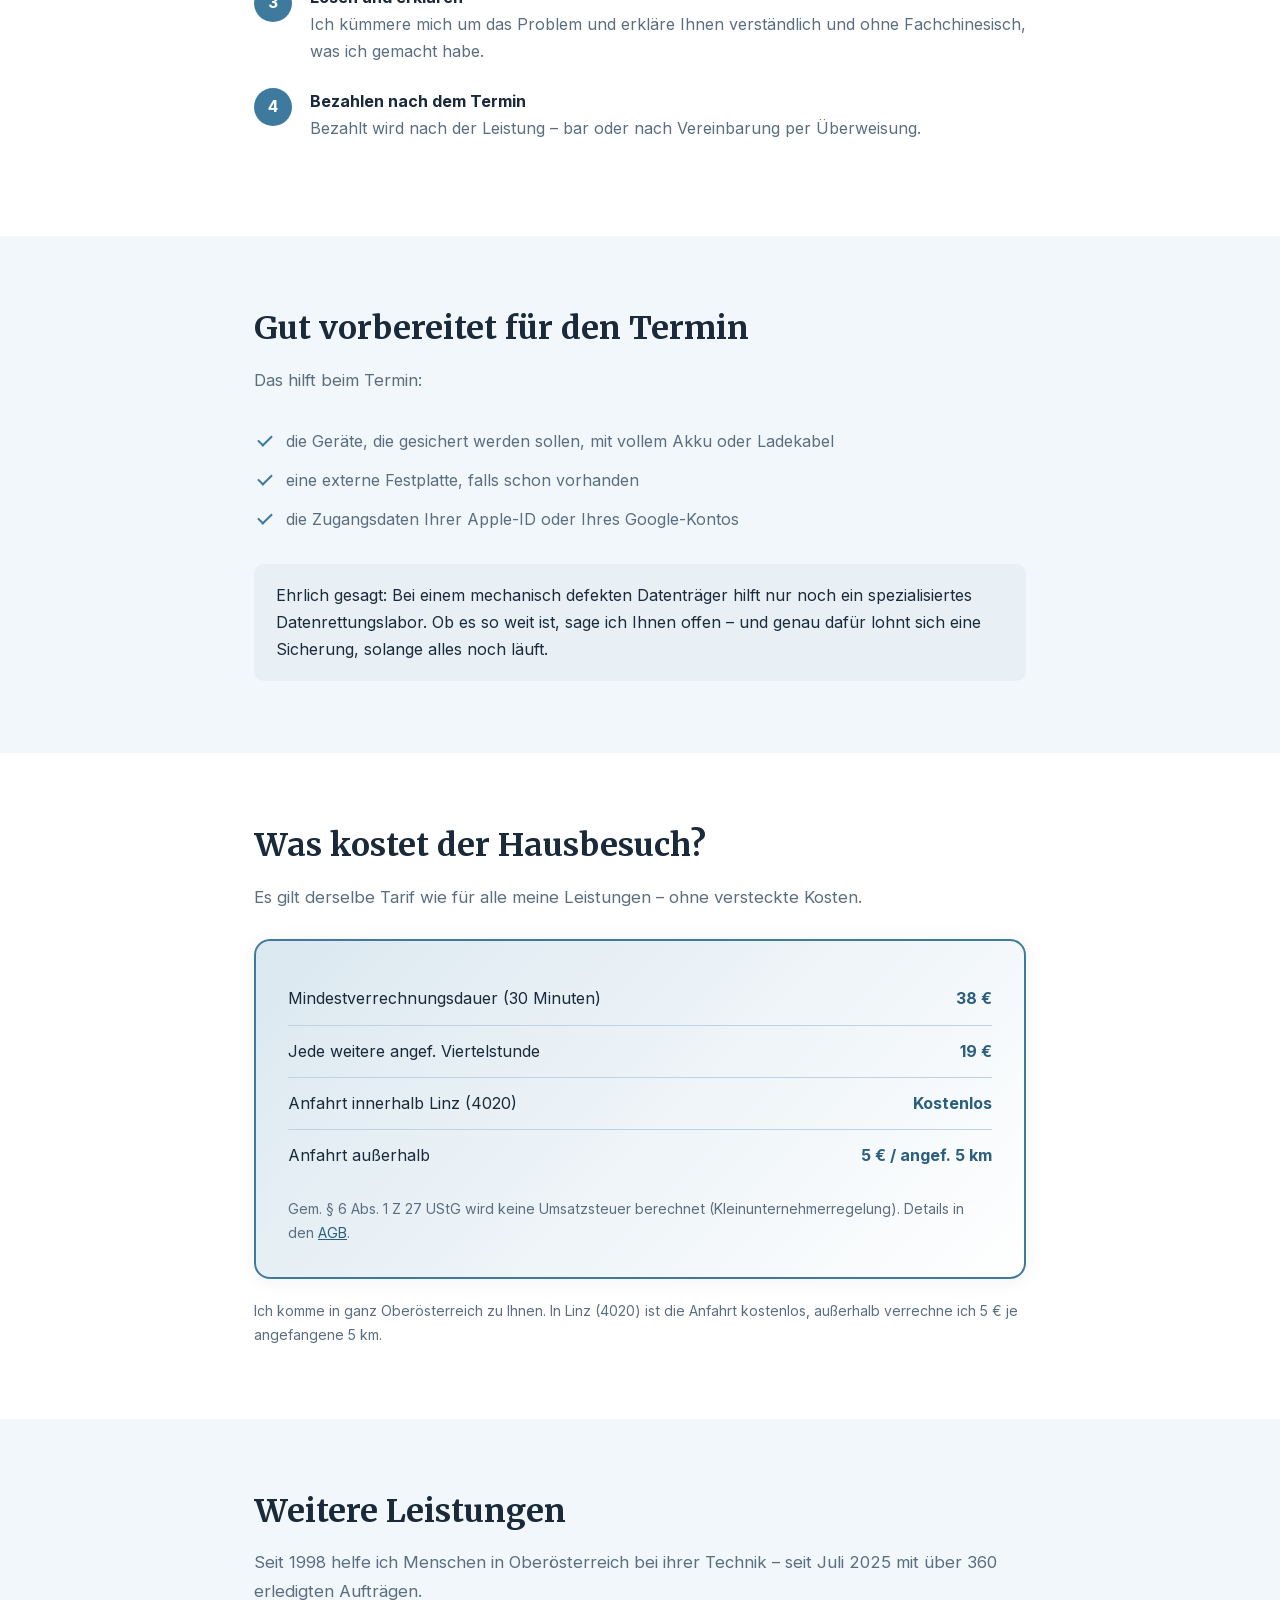
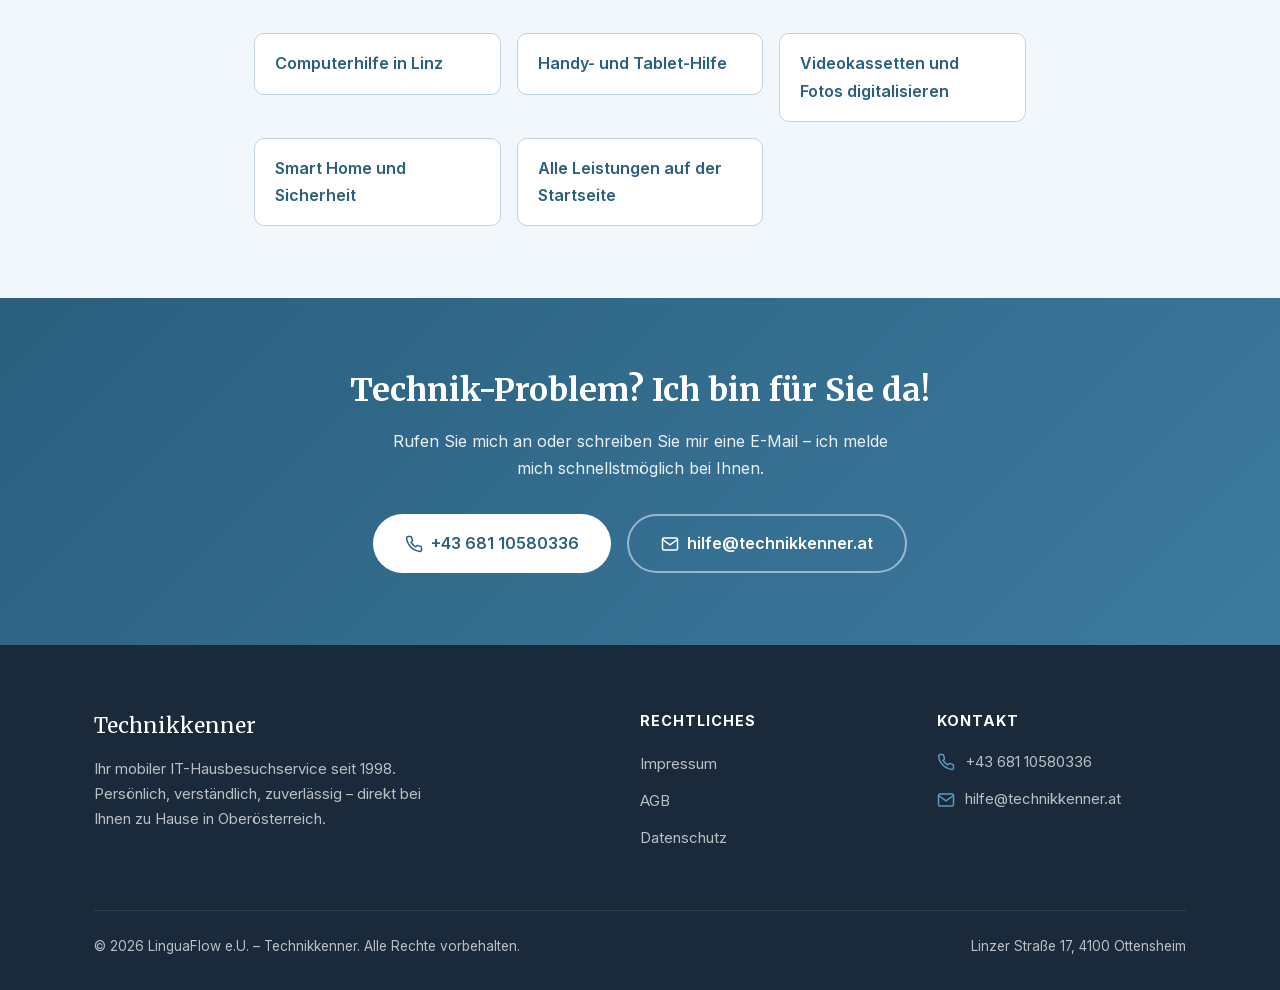
<file: datensicherung-backup.html>
<!DOCTYPE html>
<html lang="de">
<head>
    <meta charset="UTF-8">
    <meta name="viewport" content="width=device-width, initial-scale=1.0">
    <title>Datensicherung einrichten – Backup & Cloud | Technikkenner</title>
    <meta name="description" content="Datensicherung einrichten: Backup für PC und Mac, Handyfotos in die Cloud, Daten aufs neue Gerät übertragen und Hilfe bei verlorenen Dateien. In Linz und OÖ.">
    <meta name="author" content="Christian Nouza – LinguaFlow e.U.">
    <meta name="robots" content="index, follow">
    <link rel="canonical" href="https://technikkenner.at/datensicherung-backup.html">

    <link rel="icon" type="image/png" href="favicon.png">
    <link rel="apple-touch-icon" href="apple-touch-icon.png">

    <meta property="og:type" content="website">
    <meta property="og:url" content="https://technikkenner.at/datensicherung-backup.html">
    <meta property="og:title" content="Datensicherung einrichten – Backup & Cloud | Technikkenner">
    <meta property="og:description" content="Datensicherung einrichten: Backup für PC und Mac, Handyfotos in die Cloud, Daten aufs neue Gerät übertragen und Hilfe bei verlorenen Dateien. In Linz und OÖ.">
    <meta property="og:locale" content="de_AT">
    <meta property="og:site_name" content="Technikkenner">
    <meta property="og:image" content="https://technikkenner.at/og-image.jpg">

    <meta name="geo.region" content="AT-4">
    <meta name="geo.placename" content="Linz, Oberösterreich">
    <link rel="stylesheet" href="fonts/fonts.css">
    <link rel="stylesheet" href="leistung.css">
</head>
<body>

<!-- NAVIGATION -->
<nav>
    <div class="container">
        <a href="index.html" class="nav-logo">
            <svg viewBox="0 0 36 36" fill="none" xmlns="http://www.w3.org/2000/svg">
                <rect width="36" height="36" rx="10" fill="#2E7D32"/>
                <path d="M10 18.5C10 14 13.5 10 18 10s8 4 8 8.5c0 3-1.5 5.5-4 7v2.5a1 1 0 01-1 1h-6a1 1 0 01-1-1v-2.5c-2.5-1.5-4-4-4-7z" stroke="#fff" stroke-width="2" stroke-linecap="round" stroke-linejoin="round"/>
                <path d="M15 29h6M16 10V8M20 10V8" stroke="#fff" stroke-width="2" stroke-linecap="round"/>
                <circle cx="18" cy="18" r="2" fill="#fff"/>
            </svg>
            Technikkenner
        </a>
        <ul class="nav-links" id="navLinks">
            <li><a href="index.html#services">Leistungen</a></li>
            <li><a href="index.html#about">Über mich</a></li>
            <li><a href="#preise">Preise</a></li>
            <li><a href="index.html#area">Servicegebiet</a></li>
            <li><a href="#contact" class="nav-cta">Termin vereinbaren</a></li>
        </ul>
        <button class="mobile-toggle" onclick="document.getElementById('navLinks').classList.toggle('active')" aria-label="Menü öffnen">
            <svg fill="none" viewBox="0 0 24 24" stroke="currentColor" stroke-width="2">
                <path stroke-linecap="round" d="M4 6h16M4 12h16M4 18h16"/>
            </svg>
        </button>
    </div>
</nav>

<!-- KOPFBEREICH -->
<header class="page-hero">
    <div class="container">
        <p class="breadcrumb"><a href="index.html">Startseite</a> › <a href="index.html#services">Leistungen</a> › Datensicherung und Backup</p>
        <h1>Datensicherung einrichten – bevor die Fotos weg sind</h1>
        <p>Die meisten merken erst, dass ein Backup fehlt, wenn das Handy ins Wasser gefallen oder der Laptop nicht mehr startet. Ich richte bei Ihnen eine Datensicherung ein, die von selbst läuft, und zeige Ihnen, wie Sie im Ernstfall wieder an Ihre Daten kommen.</p>
        <div class="hero-buttons">
            <a href="tel:+4368110580336" class="btn btn-primary"><svg width="18" height="18" fill="none" viewBox="0 0 24 24" stroke="currentColor" stroke-width="2"><path stroke-linecap="round" d="M22 16.92v3a2 2 0 01-2.18 2 19.79 19.79 0 01-8.63-3.07 19.5 19.5 0 01-6-6 19.79 19.79 0 01-3.07-8.67A2 2 0 014.11 2h3a2 2 0 012 1.72c.127.96.361 1.903.7 2.81a2 2 0 01-.45 2.11L8.09 9.91a16 16 0 006 6l1.27-1.27a2 2 0 012.11-.45c.907.339 1.85.573 2.81.7A2 2 0 0122 16.92z"/></svg> Jetzt anrufen</a>
            <a href="mailto:hilfe@technikkenner.at" class="btn btn-outline"><svg width="18" height="18" fill="none" viewBox="0 0 24 24" stroke="currentColor" stroke-width="2"><path stroke-linecap="round" d="M4 4h16c1.1 0 2 .9 2 2v12a2 2 0 01-2 2H4a2 2 0 01-2-2V6c0-1.1.9-2 2-2z"/><path stroke-linecap="round" d="M22 6l-10 7L2 6"/></svg> E-Mail schreiben</a>
        </div>
    </div>
</header>

<main>
<!-- THEMEN -->
<section>
    <div class="container">
        <h2>Wobei ich bei Datensicherung und Cloud helfe</h2>
        <p class="lead">Für Windows-PC, Mac, iPhone und Android-Handy:</p>
        <div class="topic-grid">
            <div class="topic"><h3>Backup für den Computer</h3><p>Ich richte die automatische Sicherung auf eine externe Festplatte ein – unter Windows mit den eingebauten Werkzeugen, am Mac mit Time Machine.</p></div>
            <div class="topic"><h3>Handyfotos sichern</h3><p>Damit Ihre Fotos nicht nur am Handy liegen, richte ich iCloud, Google Fotos oder eine Sicherung auf den Computer ein.</p></div>
            <div class="topic"><h3>Cloud einrichten</h3><p>Ich erkläre den Unterschied zwischen den Cloud-Diensten, richte den passenden ein und zeige, was dort wirklich gespeichert wird.</p></div>
            <div class="topic"><h3>Daten aufs neue Gerät</h3><p>Fotos, Kontakte und Dokumente ziehen vom alten auf den neuen Computer oder das neue Handy mit um.</p></div>
            <div class="topic"><h3>Speicher voll</h3><p>Ist das Handy oder die Cloud voll, räumen wir gemeinsam auf, ohne dass etwas Wichtiges verloren geht.</p></div>
            <div class="topic"><h3>Dateien verschwunden</h3><p>Ist etwas versehentlich gelöscht oder lässt sich ein Datenträger nicht mehr öffnen, schaue ich, was sich noch retten lässt.</p></div>
        </div>
    </div>
</section>

<!-- ABLAUF -->
<section class="alt">
    <div class="container narrow">
        <h2>So läuft der Hausbesuch ab</h2>
        <ol class="steps">
            <li><strong>Anrufen oder E-Mail schreiben</strong>Sie schildern mir kurz Ihr Anliegen, und wir vereinbaren einen Termin. Bis 3 Stunden vorher können Sie kostenlos telefonisch absagen.</li>
            <li><strong>Ich komme zu Ihnen</strong>Wir schauen uns das Gerät gemeinsam an. Sie müssen nichts abbauen, einpacken oder herumtragen.</li>
            <li><strong>Lösen und erklären</strong>Ich kümmere mich um das Problem und erkläre Ihnen verständlich und ohne Fachchinesisch, was ich gemacht habe.</li>
            <li><strong>Bezahlen nach dem Termin</strong>Bezahlt wird nach der Leistung – bar oder nach Vereinbarung per Überweisung.</li>
        </ol>
    </div>
</section>

<!-- VORBEREITUNG -->
<section>
    <div class="container narrow">
        <h2>Gut vorbereitet für den Termin</h2>
        <p class="lead">Das hilft beim Termin:</p>
        <ul class="checklist">
            <li>die Geräte, die gesichert werden sollen, mit vollem Akku oder Ladekabel</li>
            <li>eine externe Festplatte, falls schon vorhanden</li>
            <li>die Zugangsdaten Ihrer Apple-ID oder Ihres Google-Kontos</li>
        </ul>
        <div class="note"><p>Ehrlich gesagt: Bei einem mechanisch defekten Datenträger hilft nur noch ein spezialisiertes Datenrettungslabor. Ob es so weit ist, sage ich Ihnen offen – und genau dafür lohnt sich eine Sicherung, solange alles noch läuft.</p></div>
    </div>
</section>

<!-- PREISE -->
<section class="alt" id="preise">
    <div class="container narrow">
        <h2>Was kostet der Hausbesuch?</h2>
        <p class="lead">Es gilt derselbe Tarif wie für alle meine Leistungen – ohne versteckte Kosten.</p>
        <div class="price-box">
            <div class="price-row"><span>Mindestverrechnungsdauer (30 Minuten)</span><span class="price-value">38 &euro;</span></div>
            <div class="price-row"><span>Jede weitere angef. Viertelstunde</span><span class="price-value">19 &euro;</span></div>
            <div class="price-row"><span>Anfahrt innerhalb Linz (4020)</span><span class="price-value">Kostenlos</span></div>
            <div class="price-row"><span>Anfahrt außerhalb</span><span class="price-value">5 &euro; / angef. 5 km</span></div>
            <p class="price-small">Gem. § 6 Abs. 1 Z 27 UStG wird keine Umsatzsteuer berechnet (Kleinunternehmerregelung). Details in den <a href="agb.html">AGB</a>.</p>
        </div>
        <p class="price-small" style="margin-top: 20px;">Ich komme in ganz Oberösterreich zu Ihnen. In Linz (4020) ist die Anfahrt kostenlos, außerhalb verrechne ich 5 € je angefangene 5 km.</p>
    </div>
</section>

<!-- WEITERE LEISTUNGEN -->
<section>
    <div class="container narrow">
        <h2>Weitere Leistungen</h2>
        <p class="lead">Seit 1998 helfe ich Menschen in Oberösterreich bei ihrer Technik – seit Juli 2025 mit über 360 erledigten Aufträgen.</p>
        <ul class="more-links">
            <li><a href="computerhilfe-linz.html">Computerhilfe in Linz</a></li>
            <li><a href="handy-tablet-hilfe.html">Handy- und Tablet-Hilfe</a></li>
            <li><a href="videokassetten-digitalisieren.html">Videokassetten und Fotos digitalisieren</a></li>
            <li><a href="smart-home-einrichten.html">Smart Home und Sicherheit</a></li>
            <li><a href="index.html#services">Alle Leistungen auf der Startseite</a></li>
        </ul>
    </div>
</section>
</main>

<!-- CTA -->
<section class="cta" id="contact">
    <div class="container">
        <h2>Technik-Problem? Ich bin für Sie da!</h2>
        <p>Rufen Sie mich an oder schreiben Sie mir eine E-Mail – ich melde mich schnellstmöglich bei Ihnen.</p>
        <div class="cta-buttons">
            <a href="tel:+4368110580336" class="btn btn-primary"><svg width="18" height="18" fill="none" viewBox="0 0 24 24" stroke="currentColor" stroke-width="2"><path stroke-linecap="round" d="M22 16.92v3a2 2 0 01-2.18 2 19.79 19.79 0 01-8.63-3.07 19.5 19.5 0 01-6-6 19.79 19.79 0 01-3.07-8.67A2 2 0 014.11 2h3a2 2 0 012 1.72c.127.96.361 1.903.7 2.81a2 2 0 01-.45 2.11L8.09 9.91a16 16 0 006 6l1.27-1.27a2 2 0 012.11-.45c.907.339 1.85.573 2.81.7A2 2 0 0122 16.92z"/></svg> +43 681 10580336</a>
            <a href="mailto:hilfe@technikkenner.at" class="btn btn-outline"><svg width="18" height="18" fill="none" viewBox="0 0 24 24" stroke="currentColor" stroke-width="2"><path stroke-linecap="round" d="M4 4h16c1.1 0 2 .9 2 2v12a2 2 0 01-2 2H4a2 2 0 01-2-2V6c0-1.1.9-2 2-2z"/><path stroke-linecap="round" d="M22 6l-10 7L2 6"/></svg> hilfe@technikkenner.at</a>
        </div>
    </div>
</section>

<!-- FOOTER -->
<footer>
    <div class="container">
        <div class="footer-grid">
            <div>
                <div class="footer-brand">Technikkenner</div>
                <p class="footer-desc">Ihr mobiler IT-Hausbesuchservice seit 1998. Persönlich, verständlich, zuverlässig – direkt bei Ihnen zu Hause in Oberösterreich.</p>
            </div>
            <div>
                <h4>Rechtliches</h4>
                <ul class="footer-links">
                    <li><a href="impressum.html">Impressum</a></li>
                    <li><a href="agb.html">AGB</a></li>
                    <li><a href="datenschutz.html">Datenschutz</a></li>
                </ul>
            </div>
            <div>
                <h4>Kontakt</h4>
                <ul class="footer-contact footer-links">
                    <li><svg fill="none" viewBox="0 0 24 24" stroke="currentColor" stroke-width="2"><path stroke-linecap="round" d="M22 16.92v3a2 2 0 01-2.18 2 19.79 19.79 0 01-8.63-3.07 19.5 19.5 0 01-6-6 19.79 19.79 0 01-3.07-8.67A2 2 0 014.11 2h3a2 2 0 012 1.72c.127.96.361 1.903.7 2.81a2 2 0 01-.45 2.11L8.09 9.91a16 16 0 006 6l1.27-1.27a2 2 0 012.11-.45c.907.339 1.85.573 2.81.7A2 2 0 0122 16.92z"/></svg><a href="tel:+4368110580336">+43 681 10580336</a></li>
                    <li><svg fill="none" viewBox="0 0 24 24" stroke="currentColor" stroke-width="2"><path stroke-linecap="round" d="M4 4h16c1.1 0 2 .9 2 2v12a2 2 0 01-2 2H4a2 2 0 01-2-2V6c0-1.1.9-2 2-2z"/><path stroke-linecap="round" d="M22 6l-10 7L2 6"/></svg><a href="mailto:hilfe@technikkenner.at">hilfe@technikkenner.at</a></li>
                </ul>
            </div>
        </div>
        <div class="footer-bottom">
            <span>&copy; 2026 LinguaFlow e.U. – Technikkenner. Alle Rechte vorbehalten.</span>
            <span>Linzer Straße 17, 4100 Ottensheim</span>
        </div>
    </div>
</footer>

<!-- Cloudflare Web Analytics / Besucher-Statistik -->
<script defer src="https://static.cloudflareinsights.com/beacon.min.js" data-cf-beacon='{"token": "de34199098b642ef9dbeacb883ad72a1"}'></script>
<!-- End Cloudflare Web Analytics -->
</body>
</html>
</file>
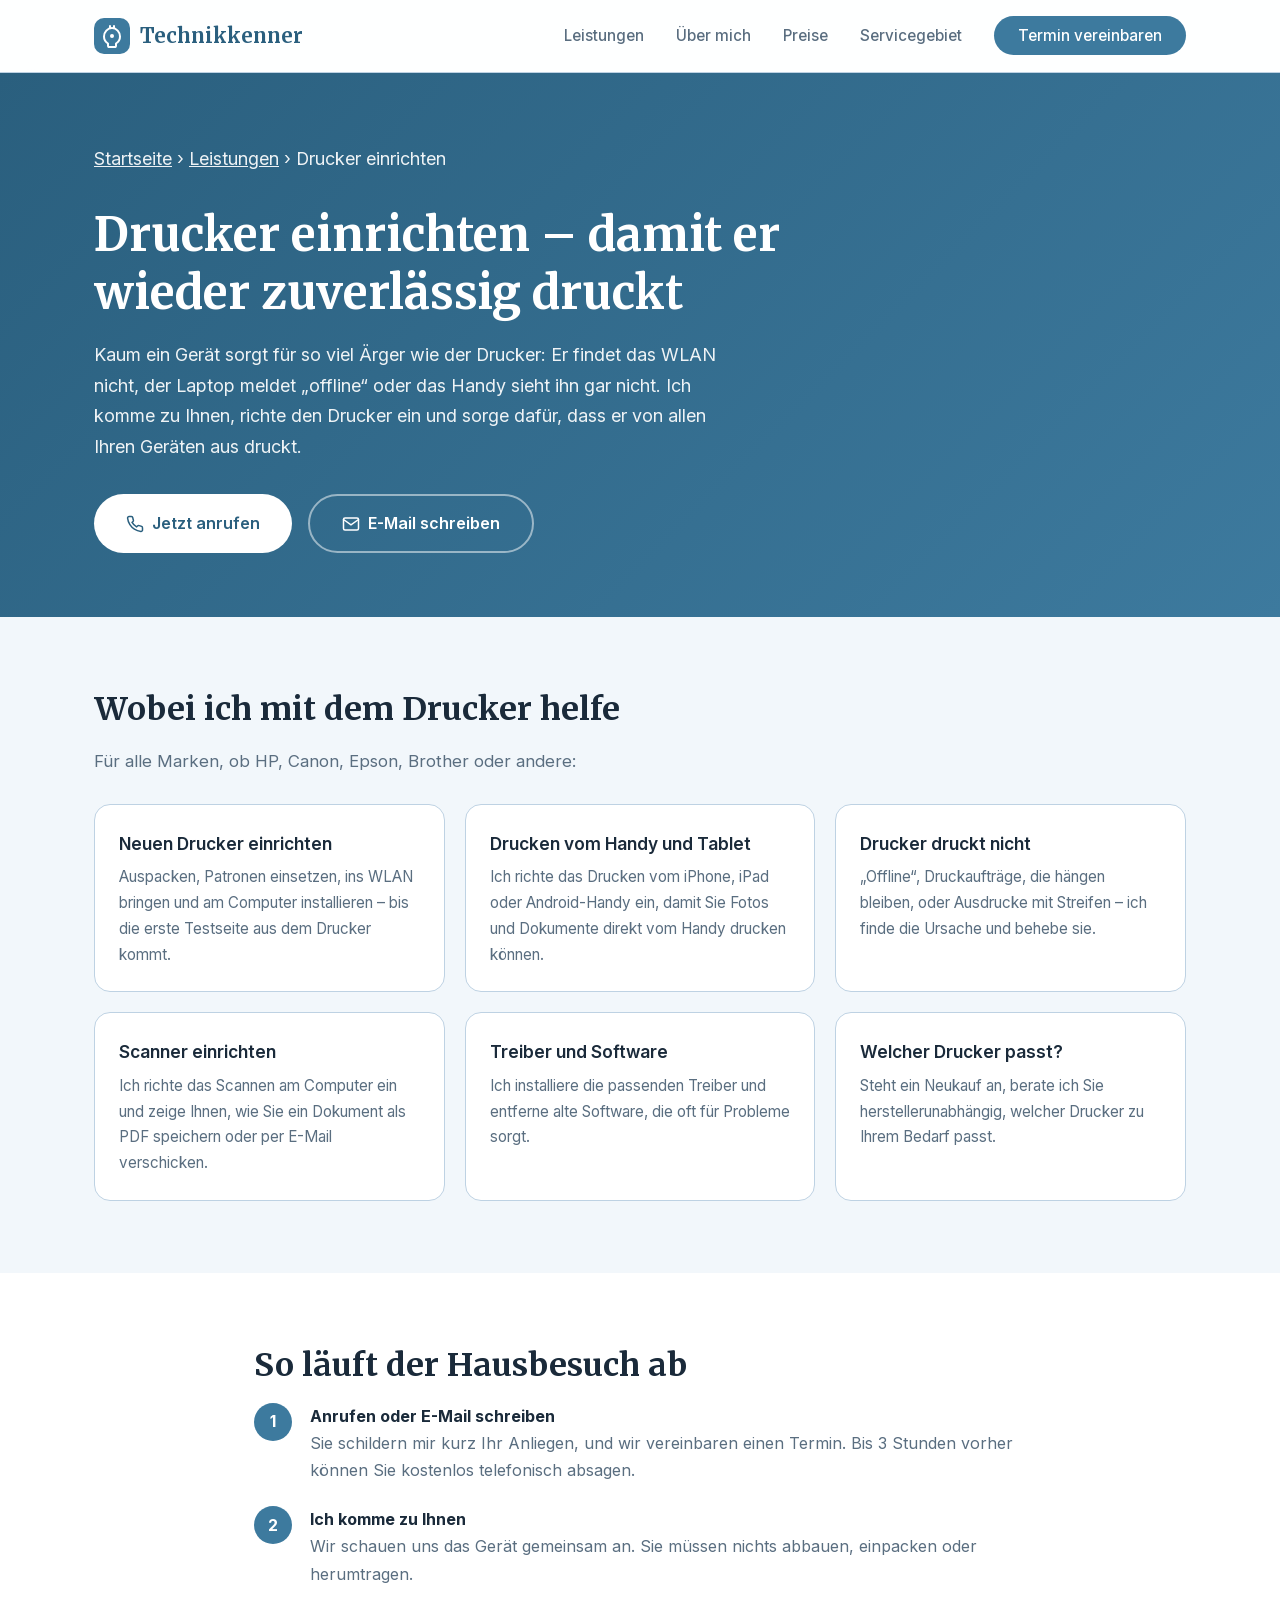
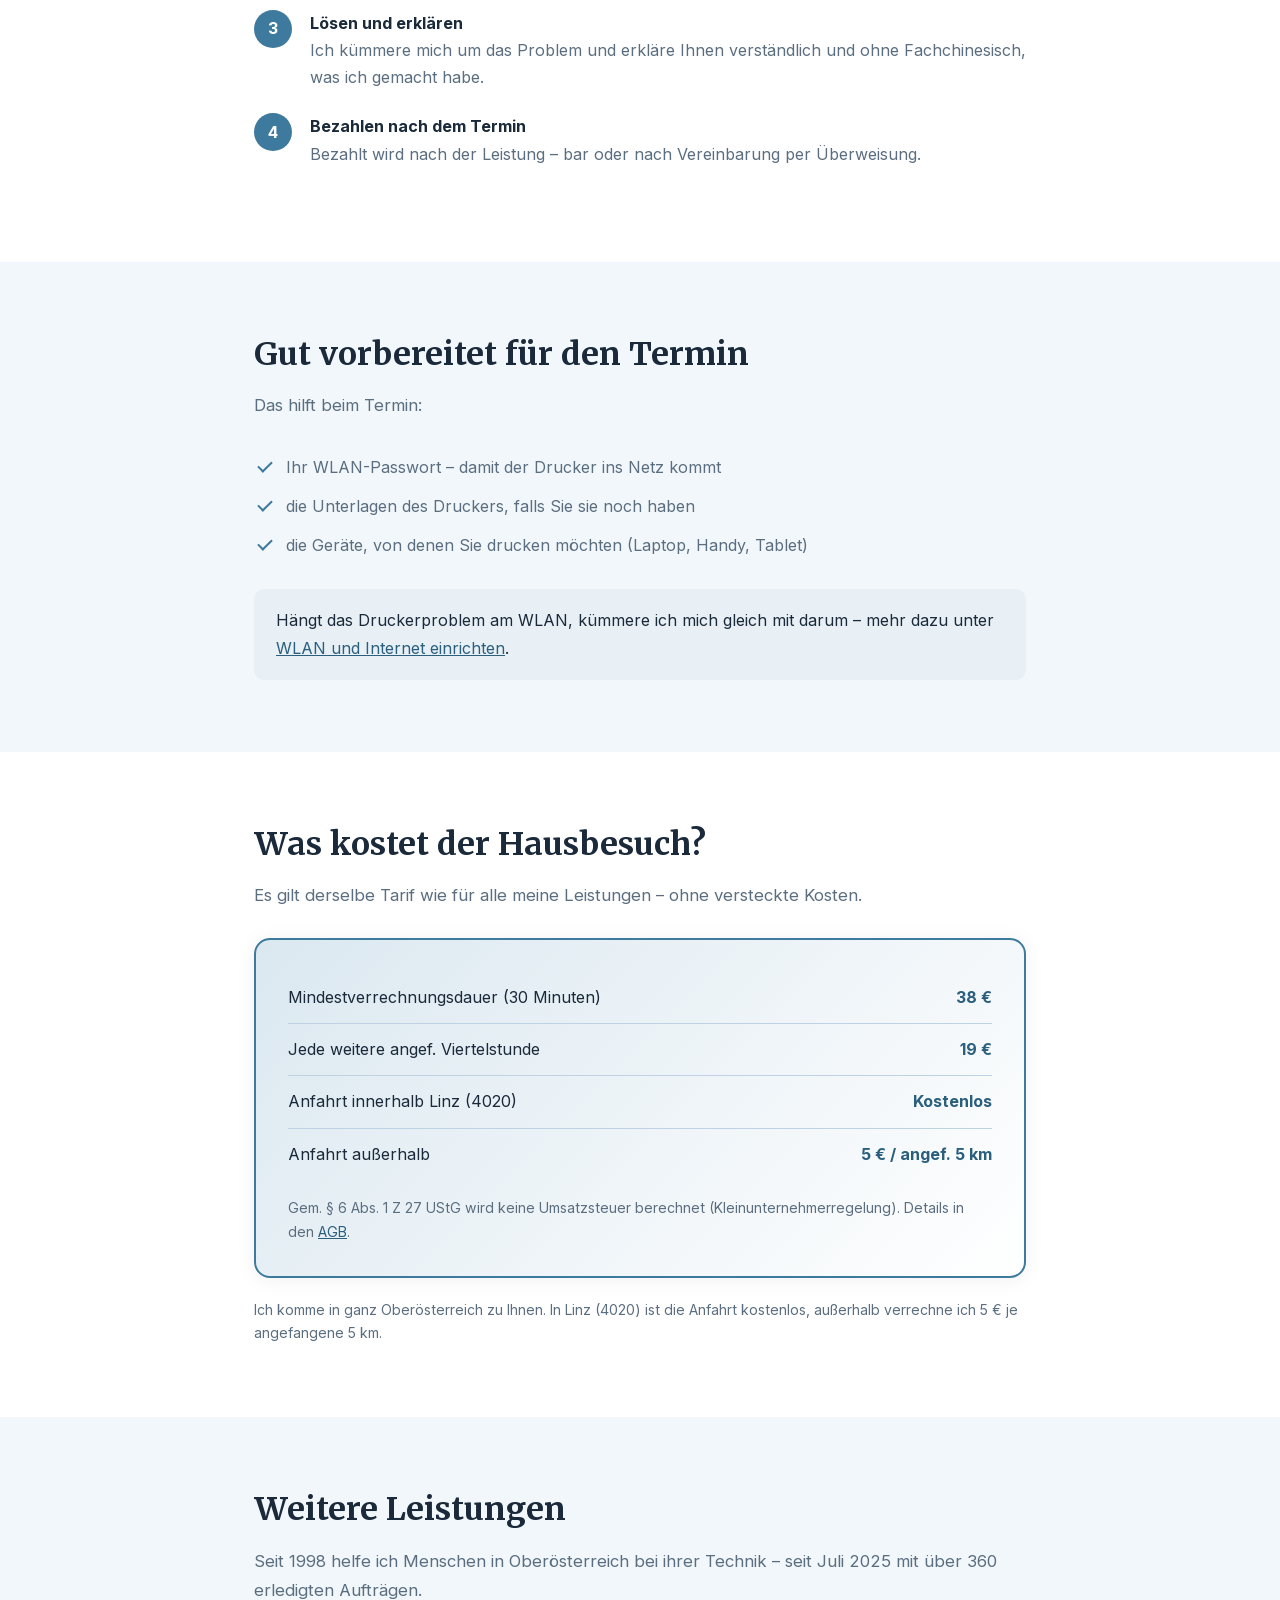
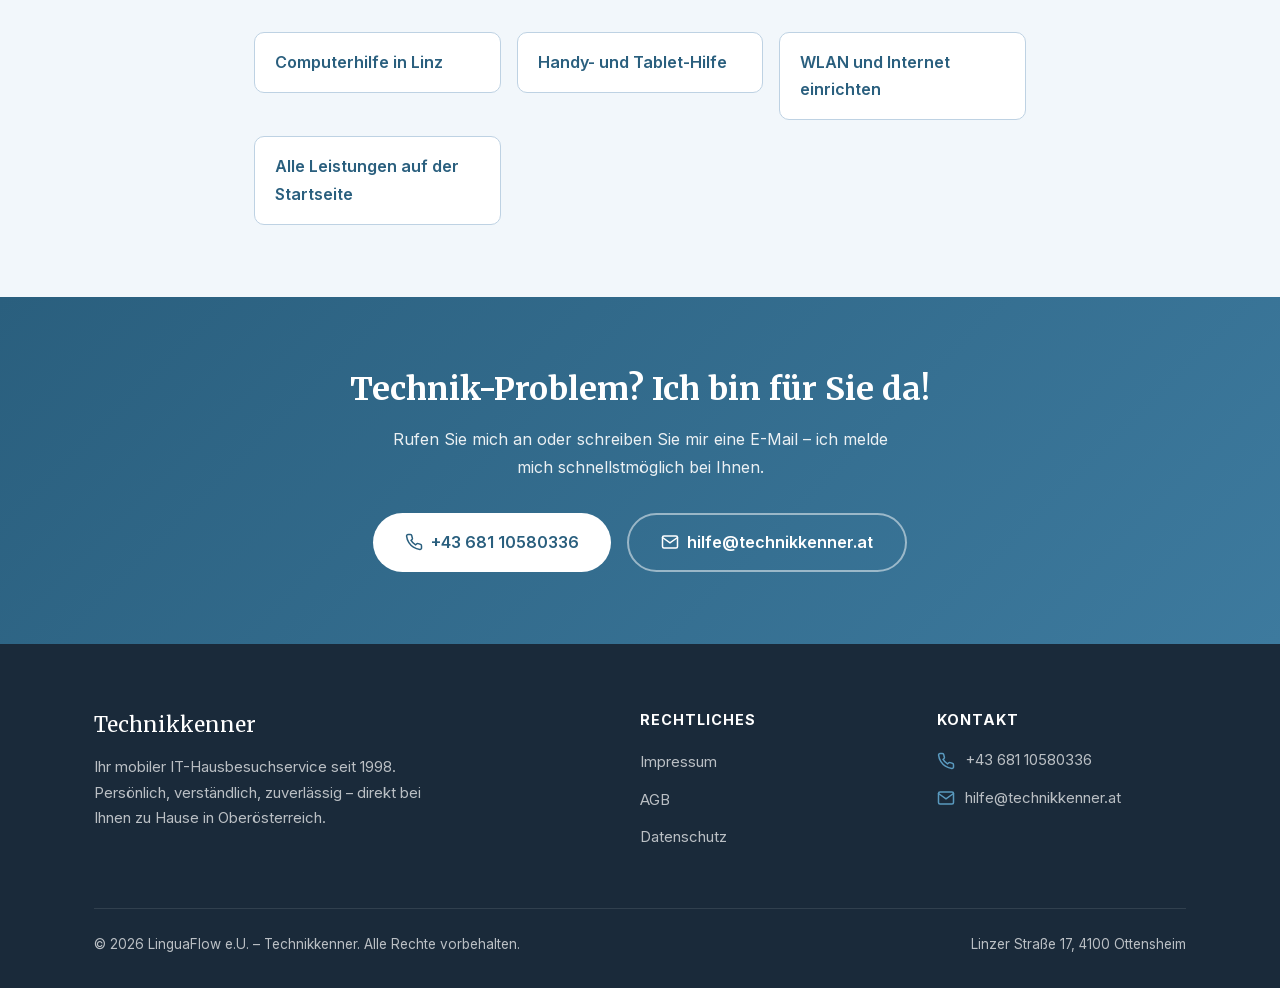
<file: drucker-einrichten.html>
<!DOCTYPE html>
<html lang="de">
<head>
    <meta charset="UTF-8">
    <meta name="viewport" content="width=device-width, initial-scale=1.0">
    <title>Drucker einrichten lassen – vor Ort in Linz | Technikkenner</title>
    <meta name="description" content="Drucker einrichten lassen: ins WLAN bringen, vom Handy oder Laptop drucken, Scanner einrichten, Fehler beheben. Alle Marken, vor Ort in Linz und OÖ.">
    <meta name="author" content="Christian Nouza – LinguaFlow e.U.">
    <meta name="robots" content="index, follow">
    <link rel="canonical" href="https://technikkenner.at/drucker-einrichten.html">

    <link rel="icon" type="image/png" href="favicon.png">
    <link rel="apple-touch-icon" href="apple-touch-icon.png">

    <meta property="og:type" content="website">
    <meta property="og:url" content="https://technikkenner.at/drucker-einrichten.html">
    <meta property="og:title" content="Drucker einrichten lassen – vor Ort in Linz | Technikkenner">
    <meta property="og:description" content="Drucker einrichten lassen: ins WLAN bringen, vom Handy oder Laptop drucken, Scanner einrichten, Fehler beheben. Alle Marken, vor Ort in Linz und OÖ.">
    <meta property="og:locale" content="de_AT">
    <meta property="og:site_name" content="Technikkenner">
    <meta property="og:image" content="https://technikkenner.at/og-image.jpg">

    <meta name="geo.region" content="AT-4">
    <meta name="geo.placename" content="Linz, Oberösterreich">
    <link rel="stylesheet" href="fonts/fonts.css">
    <link rel="stylesheet" href="leistung.css">
</head>
<body>

<!-- NAVIGATION -->
<nav>
    <div class="container">
        <a href="index.html" class="nav-logo">
            <svg viewBox="0 0 36 36" fill="none" xmlns="http://www.w3.org/2000/svg">
                <rect width="36" height="36" rx="10" fill="#2E7D32"/>
                <path d="M10 18.5C10 14 13.5 10 18 10s8 4 8 8.5c0 3-1.5 5.5-4 7v2.5a1 1 0 01-1 1h-6a1 1 0 01-1-1v-2.5c-2.5-1.5-4-4-4-7z" stroke="#fff" stroke-width="2" stroke-linecap="round" stroke-linejoin="round"/>
                <path d="M15 29h6M16 10V8M20 10V8" stroke="#fff" stroke-width="2" stroke-linecap="round"/>
                <circle cx="18" cy="18" r="2" fill="#fff"/>
            </svg>
            Technikkenner
        </a>
        <ul class="nav-links" id="navLinks">
            <li><a href="index.html#services">Leistungen</a></li>
            <li><a href="index.html#about">Über mich</a></li>
            <li><a href="#preise">Preise</a></li>
            <li><a href="index.html#area">Servicegebiet</a></li>
            <li><a href="#contact" class="nav-cta">Termin vereinbaren</a></li>
        </ul>
        <button class="mobile-toggle" onclick="document.getElementById('navLinks').classList.toggle('active')" aria-label="Menü öffnen">
            <svg fill="none" viewBox="0 0 24 24" stroke="currentColor" stroke-width="2">
                <path stroke-linecap="round" d="M4 6h16M4 12h16M4 18h16"/>
            </svg>
        </button>
    </div>
</nav>

<!-- KOPFBEREICH -->
<header class="page-hero">
    <div class="container">
        <p class="breadcrumb"><a href="index.html">Startseite</a> › <a href="index.html#services">Leistungen</a> › Drucker einrichten</p>
        <h1>Drucker einrichten – damit er wieder zuverlässig druckt</h1>
        <p>Kaum ein Gerät sorgt für so viel Ärger wie der Drucker: Er findet das WLAN nicht, der Laptop meldet „offline“ oder das Handy sieht ihn gar nicht. Ich komme zu Ihnen, richte den Drucker ein und sorge dafür, dass er von allen Ihren Geräten aus druckt.</p>
        <div class="hero-buttons">
            <a href="tel:+4368110580336" class="btn btn-primary"><svg width="18" height="18" fill="none" viewBox="0 0 24 24" stroke="currentColor" stroke-width="2"><path stroke-linecap="round" d="M22 16.92v3a2 2 0 01-2.18 2 19.79 19.79 0 01-8.63-3.07 19.5 19.5 0 01-6-6 19.79 19.79 0 01-3.07-8.67A2 2 0 014.11 2h3a2 2 0 012 1.72c.127.96.361 1.903.7 2.81a2 2 0 01-.45 2.11L8.09 9.91a16 16 0 006 6l1.27-1.27a2 2 0 012.11-.45c.907.339 1.85.573 2.81.7A2 2 0 0122 16.92z"/></svg> Jetzt anrufen</a>
            <a href="mailto:hilfe@technikkenner.at" class="btn btn-outline"><svg width="18" height="18" fill="none" viewBox="0 0 24 24" stroke="currentColor" stroke-width="2"><path stroke-linecap="round" d="M4 4h16c1.1 0 2 .9 2 2v12a2 2 0 01-2 2H4a2 2 0 01-2-2V6c0-1.1.9-2 2-2z"/><path stroke-linecap="round" d="M22 6l-10 7L2 6"/></svg> E-Mail schreiben</a>
        </div>
    </div>
</header>

<main>
<!-- THEMEN -->
<section>
    <div class="container">
        <h2>Wobei ich mit dem Drucker helfe</h2>
        <p class="lead">Für alle Marken, ob HP, Canon, Epson, Brother oder andere:</p>
        <div class="topic-grid">
            <div class="topic"><h3>Neuen Drucker einrichten</h3><p>Auspacken, Patronen einsetzen, ins WLAN bringen und am Computer installieren – bis die erste Testseite aus dem Drucker kommt.</p></div>
            <div class="topic"><h3>Drucken vom Handy und Tablet</h3><p>Ich richte das Drucken vom iPhone, iPad oder Android-Handy ein, damit Sie Fotos und Dokumente direkt vom Handy drucken können.</p></div>
            <div class="topic"><h3>Drucker druckt nicht</h3><p>„Offline“, Druckaufträge, die hängen bleiben, oder Ausdrucke mit Streifen – ich finde die Ursache und behebe sie.</p></div>
            <div class="topic"><h3>Scanner einrichten</h3><p>Ich richte das Scannen am Computer ein und zeige Ihnen, wie Sie ein Dokument als PDF speichern oder per E-Mail verschicken.</p></div>
            <div class="topic"><h3>Treiber und Software</h3><p>Ich installiere die passenden Treiber und entferne alte Software, die oft für Probleme sorgt.</p></div>
            <div class="topic"><h3>Welcher Drucker passt?</h3><p>Steht ein Neukauf an, berate ich Sie herstellerunabhängig, welcher Drucker zu Ihrem Bedarf passt.</p></div>
        </div>
    </div>
</section>

<!-- ABLAUF -->
<section class="alt">
    <div class="container narrow">
        <h2>So läuft der Hausbesuch ab</h2>
        <ol class="steps">
            <li><strong>Anrufen oder E-Mail schreiben</strong>Sie schildern mir kurz Ihr Anliegen, und wir vereinbaren einen Termin. Bis 3 Stunden vorher können Sie kostenlos telefonisch absagen.</li>
            <li><strong>Ich komme zu Ihnen</strong>Wir schauen uns das Gerät gemeinsam an. Sie müssen nichts abbauen, einpacken oder herumtragen.</li>
            <li><strong>Lösen und erklären</strong>Ich kümmere mich um das Problem und erkläre Ihnen verständlich und ohne Fachchinesisch, was ich gemacht habe.</li>
            <li><strong>Bezahlen nach dem Termin</strong>Bezahlt wird nach der Leistung – bar oder nach Vereinbarung per Überweisung.</li>
        </ol>
    </div>
</section>

<!-- VORBEREITUNG -->
<section>
    <div class="container narrow">
        <h2>Gut vorbereitet für den Termin</h2>
        <p class="lead">Das hilft beim Termin:</p>
        <ul class="checklist">
            <li>Ihr WLAN-Passwort – damit der Drucker ins Netz kommt</li>
            <li>die Unterlagen des Druckers, falls Sie sie noch haben</li>
            <li>die Geräte, von denen Sie drucken möchten (Laptop, Handy, Tablet)</li>
        </ul>
        <div class="note"><p>Hängt das Druckerproblem am WLAN, kümmere ich mich gleich mit darum – mehr dazu unter <a href="wlan-internet-einrichten.html">WLAN und Internet einrichten</a>.</p></div>
    </div>
</section>

<!-- PREISE -->
<section class="alt" id="preise">
    <div class="container narrow">
        <h2>Was kostet der Hausbesuch?</h2>
        <p class="lead">Es gilt derselbe Tarif wie für alle meine Leistungen – ohne versteckte Kosten.</p>
        <div class="price-box">
            <div class="price-row"><span>Mindestverrechnungsdauer (30 Minuten)</span><span class="price-value">38 &euro;</span></div>
            <div class="price-row"><span>Jede weitere angef. Viertelstunde</span><span class="price-value">19 &euro;</span></div>
            <div class="price-row"><span>Anfahrt innerhalb Linz (4020)</span><span class="price-value">Kostenlos</span></div>
            <div class="price-row"><span>Anfahrt außerhalb</span><span class="price-value">5 &euro; / angef. 5 km</span></div>
            <p class="price-small">Gem. § 6 Abs. 1 Z 27 UStG wird keine Umsatzsteuer berechnet (Kleinunternehmerregelung). Details in den <a href="agb.html">AGB</a>.</p>
        </div>
        <p class="price-small" style="margin-top: 20px;">Ich komme in ganz Oberösterreich zu Ihnen. In Linz (4020) ist die Anfahrt kostenlos, außerhalb verrechne ich 5 € je angefangene 5 km.</p>
    </div>
</section>

<!-- WEITERE LEISTUNGEN -->
<section>
    <div class="container narrow">
        <h2>Weitere Leistungen</h2>
        <p class="lead">Seit 1998 helfe ich Menschen in Oberösterreich bei ihrer Technik – seit Juli 2025 mit über 360 erledigten Aufträgen.</p>
        <ul class="more-links">
            <li><a href="computerhilfe-linz.html">Computerhilfe in Linz</a></li>
            <li><a href="handy-tablet-hilfe.html">Handy- und Tablet-Hilfe</a></li>
            <li><a href="wlan-internet-einrichten.html">WLAN und Internet einrichten</a></li>
            <li><a href="index.html#services">Alle Leistungen auf der Startseite</a></li>
        </ul>
    </div>
</section>
</main>

<!-- CTA -->
<section class="cta" id="contact">
    <div class="container">
        <h2>Technik-Problem? Ich bin für Sie da!</h2>
        <p>Rufen Sie mich an oder schreiben Sie mir eine E-Mail – ich melde mich schnellstmöglich bei Ihnen.</p>
        <div class="cta-buttons">
            <a href="tel:+4368110580336" class="btn btn-primary"><svg width="18" height="18" fill="none" viewBox="0 0 24 24" stroke="currentColor" stroke-width="2"><path stroke-linecap="round" d="M22 16.92v3a2 2 0 01-2.18 2 19.79 19.79 0 01-8.63-3.07 19.5 19.5 0 01-6-6 19.79 19.79 0 01-3.07-8.67A2 2 0 014.11 2h3a2 2 0 012 1.72c.127.96.361 1.903.7 2.81a2 2 0 01-.45 2.11L8.09 9.91a16 16 0 006 6l1.27-1.27a2 2 0 012.11-.45c.907.339 1.85.573 2.81.7A2 2 0 0122 16.92z"/></svg> +43 681 10580336</a>
            <a href="mailto:hilfe@technikkenner.at" class="btn btn-outline"><svg width="18" height="18" fill="none" viewBox="0 0 24 24" stroke="currentColor" stroke-width="2"><path stroke-linecap="round" d="M4 4h16c1.1 0 2 .9 2 2v12a2 2 0 01-2 2H4a2 2 0 01-2-2V6c0-1.1.9-2 2-2z"/><path stroke-linecap="round" d="M22 6l-10 7L2 6"/></svg> hilfe@technikkenner.at</a>
        </div>
    </div>
</section>

<!-- FOOTER -->
<footer>
    <div class="container">
        <div class="footer-grid">
            <div>
                <div class="footer-brand">Technikkenner</div>
                <p class="footer-desc">Ihr mobiler IT-Hausbesuchservice seit 1998. Persönlich, verständlich, zuverlässig – direkt bei Ihnen zu Hause in Oberösterreich.</p>
            </div>
            <div>
                <h4>Rechtliches</h4>
                <ul class="footer-links">
                    <li><a href="impressum.html">Impressum</a></li>
                    <li><a href="agb.html">AGB</a></li>
                    <li><a href="datenschutz.html">Datenschutz</a></li>
                </ul>
            </div>
            <div>
                <h4>Kontakt</h4>
                <ul class="footer-contact footer-links">
                    <li><svg fill="none" viewBox="0 0 24 24" stroke="currentColor" stroke-width="2"><path stroke-linecap="round" d="M22 16.92v3a2 2 0 01-2.18 2 19.79 19.79 0 01-8.63-3.07 19.5 19.5 0 01-6-6 19.79 19.79 0 01-3.07-8.67A2 2 0 014.11 2h3a2 2 0 012 1.72c.127.96.361 1.903.7 2.81a2 2 0 01-.45 2.11L8.09 9.91a16 16 0 006 6l1.27-1.27a2 2 0 012.11-.45c.907.339 1.85.573 2.81.7A2 2 0 0122 16.92z"/></svg><a href="tel:+4368110580336">+43 681 10580336</a></li>
                    <li><svg fill="none" viewBox="0 0 24 24" stroke="currentColor" stroke-width="2"><path stroke-linecap="round" d="M4 4h16c1.1 0 2 .9 2 2v12a2 2 0 01-2 2H4a2 2 0 01-2-2V6c0-1.1.9-2 2-2z"/><path stroke-linecap="round" d="M22 6l-10 7L2 6"/></svg><a href="mailto:hilfe@technikkenner.at">hilfe@technikkenner.at</a></li>
                </ul>
            </div>
        </div>
        <div class="footer-bottom">
            <span>&copy; 2026 LinguaFlow e.U. – Technikkenner. Alle Rechte vorbehalten.</span>
            <span>Linzer Straße 17, 4100 Ottensheim</span>
        </div>
    </div>
</footer>

<!-- Cloudflare Web Analytics / Besucher-Statistik -->
<script defer src="https://static.cloudflareinsights.com/beacon.min.js" data-cf-beacon='{"token": "de34199098b642ef9dbeacb883ad72a1"}'></script>
<!-- End Cloudflare Web Analytics -->
</body>
</html>
</file>
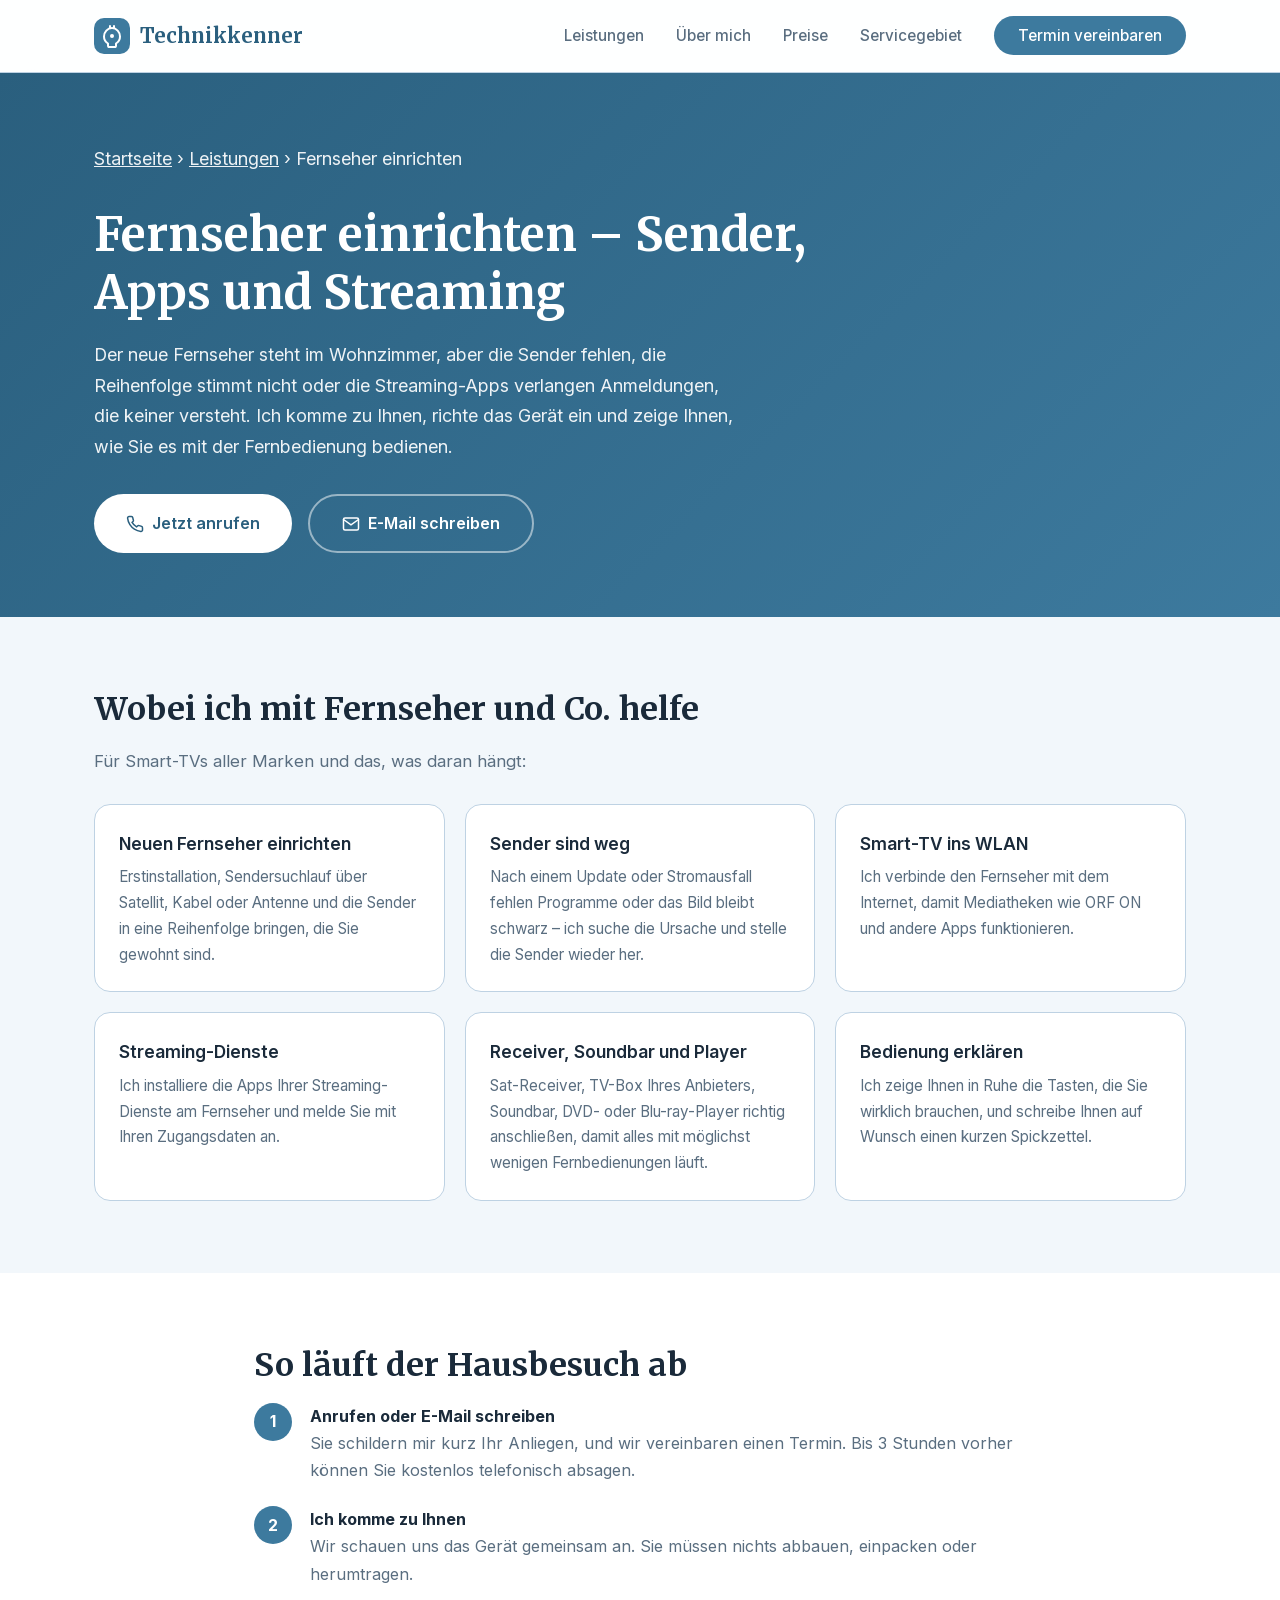
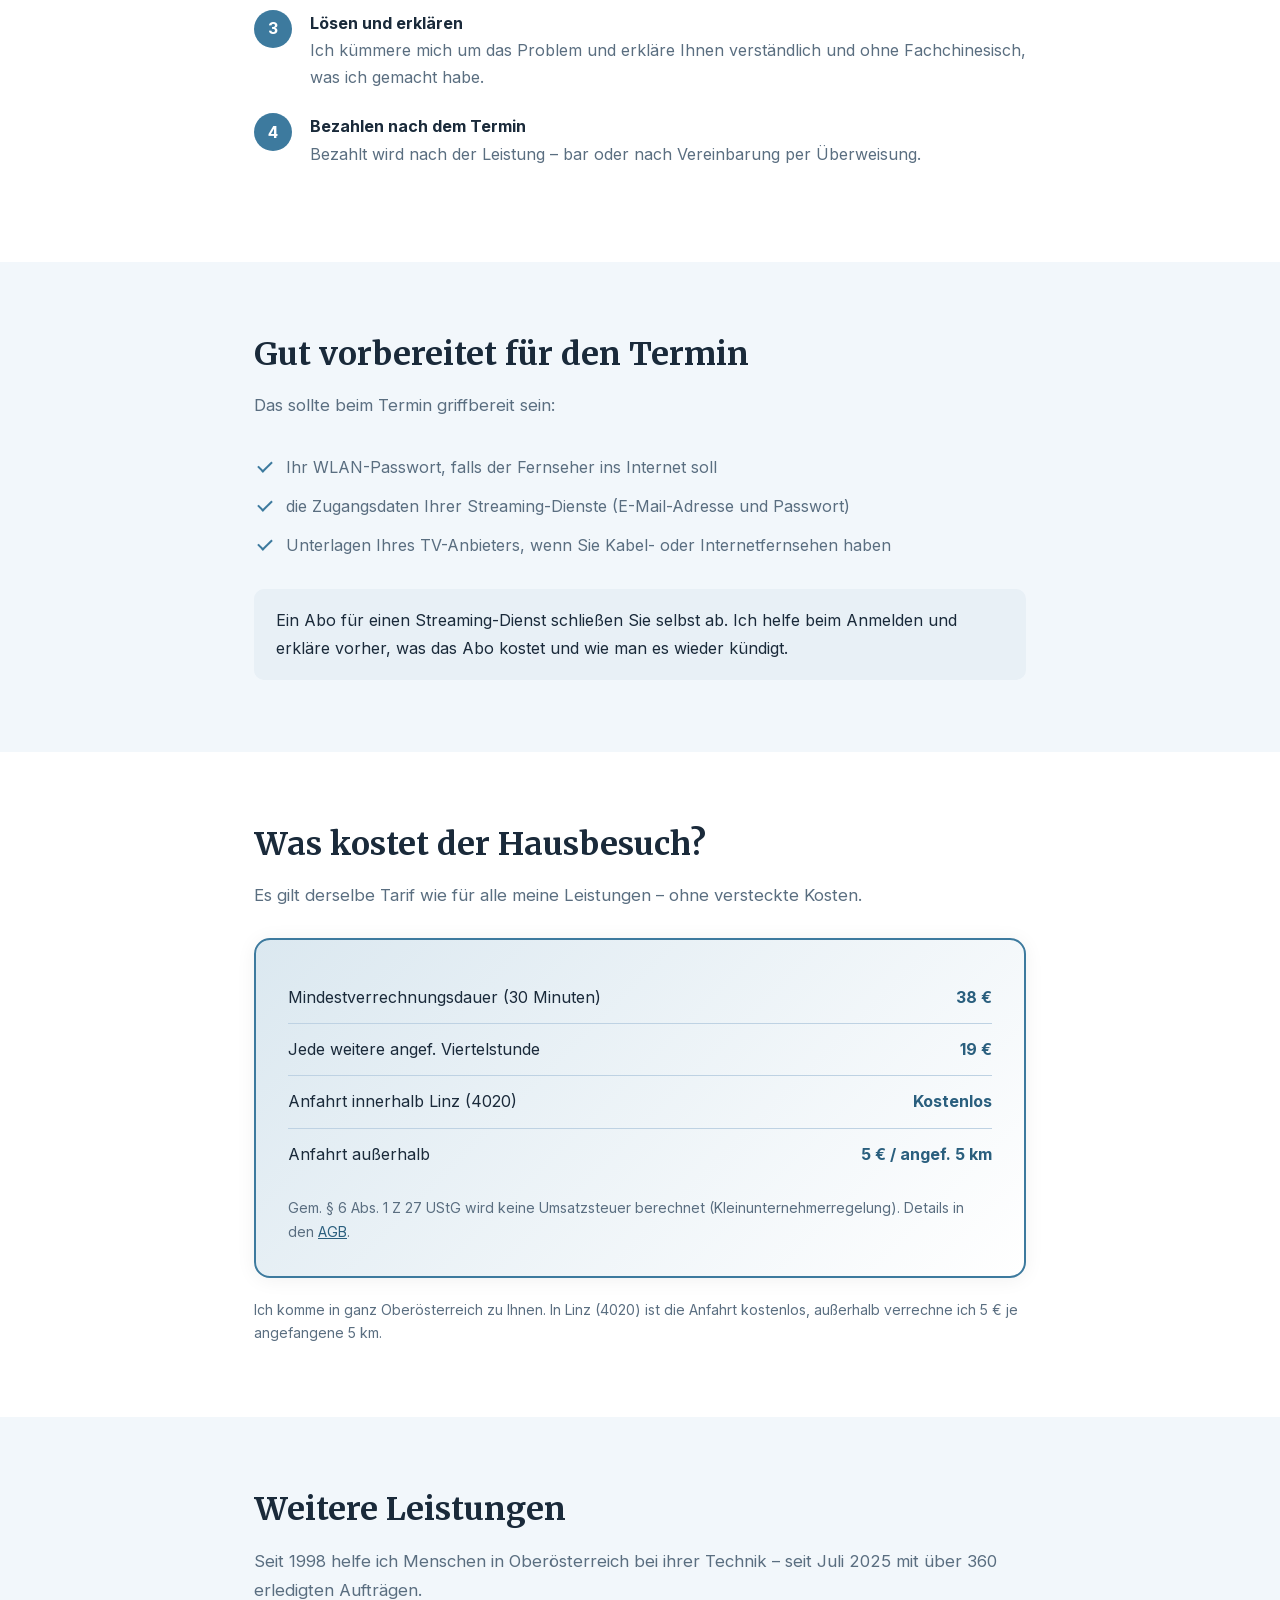
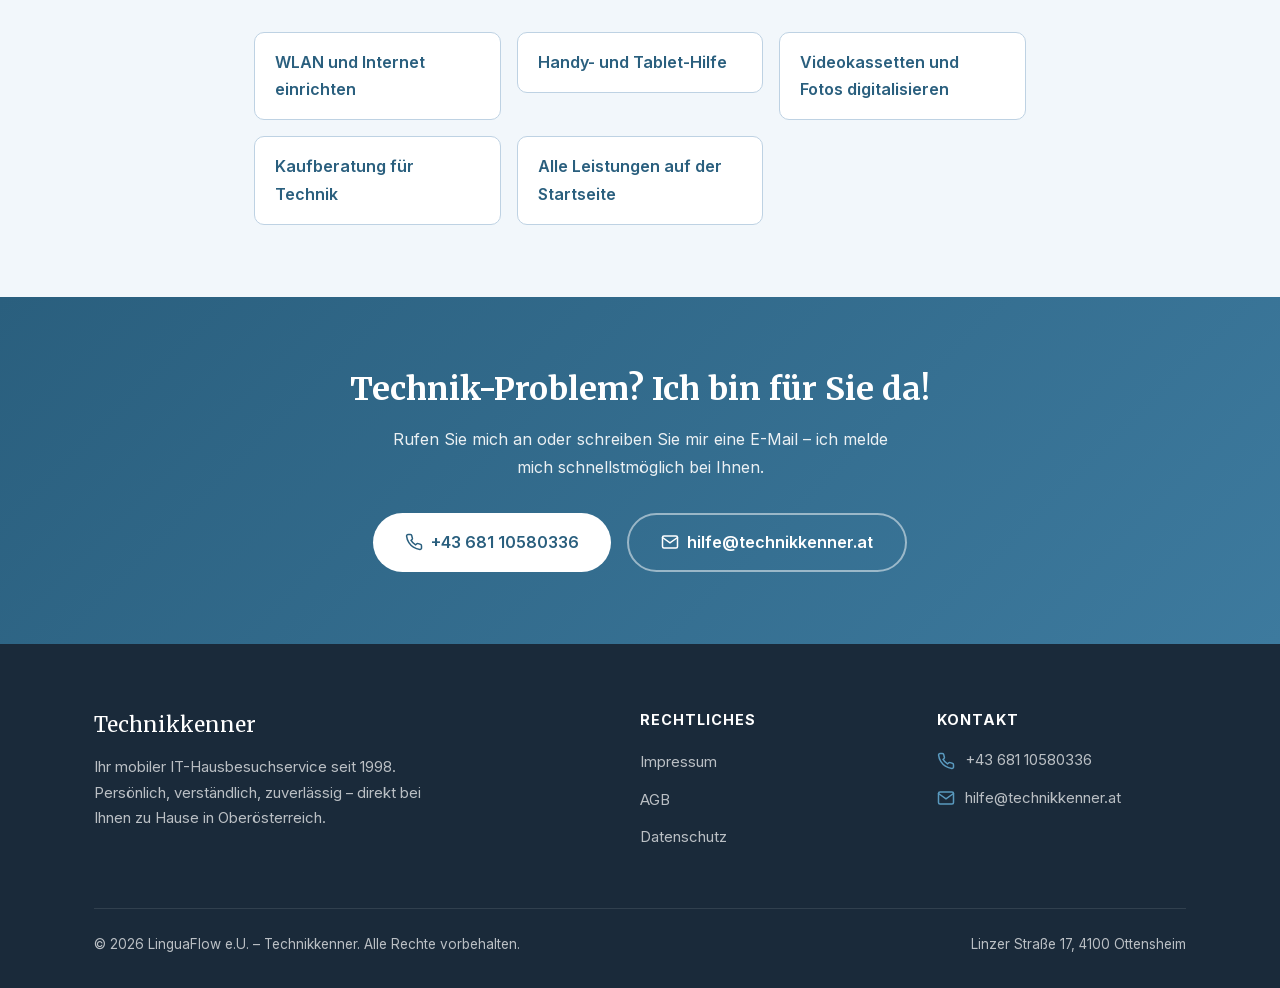
<file: fernseher-einrichten.html>
<!DOCTYPE html>
<html lang="de">
<head>
    <meta charset="UTF-8">
    <meta name="viewport" content="width=device-width, initial-scale=1.0">
    <title>Fernseher einrichten lassen – Sender & Apps | Technikkenner</title>
    <meta name="description" content="Fernseher einrichten lassen: Sender suchen und sortieren, Smart-TV ins WLAN, Streaming-Apps, Receiver und Soundbar anschließen. Vor Ort in Linz und OÖ.">
    <meta name="author" content="Christian Nouza – LinguaFlow e.U.">
    <meta name="robots" content="index, follow">
    <link rel="canonical" href="https://technikkenner.at/fernseher-einrichten.html">

    <link rel="icon" type="image/png" href="favicon.png">
    <link rel="apple-touch-icon" href="apple-touch-icon.png">

    <meta property="og:type" content="website">
    <meta property="og:url" content="https://technikkenner.at/fernseher-einrichten.html">
    <meta property="og:title" content="Fernseher einrichten lassen – Sender & Apps | Technikkenner">
    <meta property="og:description" content="Fernseher einrichten lassen: Sender suchen und sortieren, Smart-TV ins WLAN, Streaming-Apps, Receiver und Soundbar anschließen. Vor Ort in Linz und OÖ.">
    <meta property="og:locale" content="de_AT">
    <meta property="og:site_name" content="Technikkenner">
    <meta property="og:image" content="https://technikkenner.at/og-image.jpg">

    <meta name="geo.region" content="AT-4">
    <meta name="geo.placename" content="Linz, Oberösterreich">
    <link rel="stylesheet" href="fonts/fonts.css">
    <link rel="stylesheet" href="leistung.css">
</head>
<body>

<!-- NAVIGATION -->
<nav>
    <div class="container">
        <a href="index.html" class="nav-logo">
            <svg viewBox="0 0 36 36" fill="none" xmlns="http://www.w3.org/2000/svg">
                <rect width="36" height="36" rx="10" fill="#2E7D32"/>
                <path d="M10 18.5C10 14 13.5 10 18 10s8 4 8 8.5c0 3-1.5 5.5-4 7v2.5a1 1 0 01-1 1h-6a1 1 0 01-1-1v-2.5c-2.5-1.5-4-4-4-7z" stroke="#fff" stroke-width="2" stroke-linecap="round" stroke-linejoin="round"/>
                <path d="M15 29h6M16 10V8M20 10V8" stroke="#fff" stroke-width="2" stroke-linecap="round"/>
                <circle cx="18" cy="18" r="2" fill="#fff"/>
            </svg>
            Technikkenner
        </a>
        <ul class="nav-links" id="navLinks">
            <li><a href="index.html#services">Leistungen</a></li>
            <li><a href="index.html#about">Über mich</a></li>
            <li><a href="#preise">Preise</a></li>
            <li><a href="index.html#area">Servicegebiet</a></li>
            <li><a href="#contact" class="nav-cta">Termin vereinbaren</a></li>
        </ul>
        <button class="mobile-toggle" onclick="document.getElementById('navLinks').classList.toggle('active')" aria-label="Menü öffnen">
            <svg fill="none" viewBox="0 0 24 24" stroke="currentColor" stroke-width="2">
                <path stroke-linecap="round" d="M4 6h16M4 12h16M4 18h16"/>
            </svg>
        </button>
    </div>
</nav>

<!-- KOPFBEREICH -->
<header class="page-hero">
    <div class="container">
        <p class="breadcrumb"><a href="index.html">Startseite</a> › <a href="index.html#services">Leistungen</a> › Fernseher einrichten</p>
        <h1>Fernseher einrichten – Sender, Apps und Streaming</h1>
        <p>Der neue Fernseher steht im Wohnzimmer, aber die Sender fehlen, die Reihenfolge stimmt nicht oder die Streaming-Apps verlangen Anmeldungen, die keiner versteht. Ich komme zu Ihnen, richte das Gerät ein und zeige Ihnen, wie Sie es mit der Fernbedienung bedienen.</p>
        <div class="hero-buttons">
            <a href="tel:+4368110580336" class="btn btn-primary"><svg width="18" height="18" fill="none" viewBox="0 0 24 24" stroke="currentColor" stroke-width="2"><path stroke-linecap="round" d="M22 16.92v3a2 2 0 01-2.18 2 19.79 19.79 0 01-8.63-3.07 19.5 19.5 0 01-6-6 19.79 19.79 0 01-3.07-8.67A2 2 0 014.11 2h3a2 2 0 012 1.72c.127.96.361 1.903.7 2.81a2 2 0 01-.45 2.11L8.09 9.91a16 16 0 006 6l1.27-1.27a2 2 0 012.11-.45c.907.339 1.85.573 2.81.7A2 2 0 0122 16.92z"/></svg> Jetzt anrufen</a>
            <a href="mailto:hilfe@technikkenner.at" class="btn btn-outline"><svg width="18" height="18" fill="none" viewBox="0 0 24 24" stroke="currentColor" stroke-width="2"><path stroke-linecap="round" d="M4 4h16c1.1 0 2 .9 2 2v12a2 2 0 01-2 2H4a2 2 0 01-2-2V6c0-1.1.9-2 2-2z"/><path stroke-linecap="round" d="M22 6l-10 7L2 6"/></svg> E-Mail schreiben</a>
        </div>
    </div>
</header>

<main>
<!-- THEMEN -->
<section>
    <div class="container">
        <h2>Wobei ich mit Fernseher und Co. helfe</h2>
        <p class="lead">Für Smart-TVs aller Marken und das, was daran hängt:</p>
        <div class="topic-grid">
            <div class="topic"><h3>Neuen Fernseher einrichten</h3><p>Erstinstallation, Sendersuchlauf über Satellit, Kabel oder Antenne und die Sender in eine Reihenfolge bringen, die Sie gewohnt sind.</p></div>
            <div class="topic"><h3>Sender sind weg</h3><p>Nach einem Update oder Stromausfall fehlen Programme oder das Bild bleibt schwarz – ich suche die Ursache und stelle die Sender wieder her.</p></div>
            <div class="topic"><h3>Smart-TV ins WLAN</h3><p>Ich verbinde den Fernseher mit dem Internet, damit Mediatheken wie ORF ON und andere Apps funktionieren.</p></div>
            <div class="topic"><h3>Streaming-Dienste</h3><p>Ich installiere die Apps Ihrer Streaming-Dienste am Fernseher und melde Sie mit Ihren Zugangsdaten an.</p></div>
            <div class="topic"><h3>Receiver, Soundbar und Player</h3><p>Sat-Receiver, TV-Box Ihres Anbieters, Soundbar, DVD- oder Blu-ray-Player richtig anschließen, damit alles mit möglichst wenigen Fernbedienungen läuft.</p></div>
            <div class="topic"><h3>Bedienung erklären</h3><p>Ich zeige Ihnen in Ruhe die Tasten, die Sie wirklich brauchen, und schreibe Ihnen auf Wunsch einen kurzen Spickzettel.</p></div>
        </div>
    </div>
</section>

<!-- ABLAUF -->
<section class="alt">
    <div class="container narrow">
        <h2>So läuft der Hausbesuch ab</h2>
        <ol class="steps">
            <li><strong>Anrufen oder E-Mail schreiben</strong>Sie schildern mir kurz Ihr Anliegen, und wir vereinbaren einen Termin. Bis 3 Stunden vorher können Sie kostenlos telefonisch absagen.</li>
            <li><strong>Ich komme zu Ihnen</strong>Wir schauen uns das Gerät gemeinsam an. Sie müssen nichts abbauen, einpacken oder herumtragen.</li>
            <li><strong>Lösen und erklären</strong>Ich kümmere mich um das Problem und erkläre Ihnen verständlich und ohne Fachchinesisch, was ich gemacht habe.</li>
            <li><strong>Bezahlen nach dem Termin</strong>Bezahlt wird nach der Leistung – bar oder nach Vereinbarung per Überweisung.</li>
        </ol>
    </div>
</section>

<!-- VORBEREITUNG -->
<section>
    <div class="container narrow">
        <h2>Gut vorbereitet für den Termin</h2>
        <p class="lead">Das sollte beim Termin griffbereit sein:</p>
        <ul class="checklist">
            <li>Ihr WLAN-Passwort, falls der Fernseher ins Internet soll</li>
            <li>die Zugangsdaten Ihrer Streaming-Dienste (E-Mail-Adresse und Passwort)</li>
            <li>Unterlagen Ihres TV-Anbieters, wenn Sie Kabel- oder Internetfernsehen haben</li>
        </ul>
        <div class="note"><p>Ein Abo für einen Streaming-Dienst schließen Sie selbst ab. Ich helfe beim Anmelden und erkläre vorher, was das Abo kostet und wie man es wieder kündigt.</p></div>
    </div>
</section>

<!-- PREISE -->
<section class="alt" id="preise">
    <div class="container narrow">
        <h2>Was kostet der Hausbesuch?</h2>
        <p class="lead">Es gilt derselbe Tarif wie für alle meine Leistungen – ohne versteckte Kosten.</p>
        <div class="price-box">
            <div class="price-row"><span>Mindestverrechnungsdauer (30 Minuten)</span><span class="price-value">38 &euro;</span></div>
            <div class="price-row"><span>Jede weitere angef. Viertelstunde</span><span class="price-value">19 &euro;</span></div>
            <div class="price-row"><span>Anfahrt innerhalb Linz (4020)</span><span class="price-value">Kostenlos</span></div>
            <div class="price-row"><span>Anfahrt außerhalb</span><span class="price-value">5 &euro; / angef. 5 km</span></div>
            <p class="price-small">Gem. § 6 Abs. 1 Z 27 UStG wird keine Umsatzsteuer berechnet (Kleinunternehmerregelung). Details in den <a href="agb.html">AGB</a>.</p>
        </div>
        <p class="price-small" style="margin-top: 20px;">Ich komme in ganz Oberösterreich zu Ihnen. In Linz (4020) ist die Anfahrt kostenlos, außerhalb verrechne ich 5 € je angefangene 5 km.</p>
    </div>
</section>

<!-- WEITERE LEISTUNGEN -->
<section>
    <div class="container narrow">
        <h2>Weitere Leistungen</h2>
        <p class="lead">Seit 1998 helfe ich Menschen in Oberösterreich bei ihrer Technik – seit Juli 2025 mit über 360 erledigten Aufträgen.</p>
        <ul class="more-links">
            <li><a href="wlan-internet-einrichten.html">WLAN und Internet einrichten</a></li>
            <li><a href="handy-tablet-hilfe.html">Handy- und Tablet-Hilfe</a></li>
            <li><a href="videokassetten-digitalisieren.html">Videokassetten und Fotos digitalisieren</a></li>
            <li><a href="kaufberatung-technik.html">Kaufberatung für Technik</a></li>
            <li><a href="index.html#services">Alle Leistungen auf der Startseite</a></li>
        </ul>
    </div>
</section>
</main>

<!-- CTA -->
<section class="cta" id="contact">
    <div class="container">
        <h2>Technik-Problem? Ich bin für Sie da!</h2>
        <p>Rufen Sie mich an oder schreiben Sie mir eine E-Mail – ich melde mich schnellstmöglich bei Ihnen.</p>
        <div class="cta-buttons">
            <a href="tel:+4368110580336" class="btn btn-primary"><svg width="18" height="18" fill="none" viewBox="0 0 24 24" stroke="currentColor" stroke-width="2"><path stroke-linecap="round" d="M22 16.92v3a2 2 0 01-2.18 2 19.79 19.79 0 01-8.63-3.07 19.5 19.5 0 01-6-6 19.79 19.79 0 01-3.07-8.67A2 2 0 014.11 2h3a2 2 0 012 1.72c.127.96.361 1.903.7 2.81a2 2 0 01-.45 2.11L8.09 9.91a16 16 0 006 6l1.27-1.27a2 2 0 012.11-.45c.907.339 1.85.573 2.81.7A2 2 0 0122 16.92z"/></svg> +43 681 10580336</a>
            <a href="mailto:hilfe@technikkenner.at" class="btn btn-outline"><svg width="18" height="18" fill="none" viewBox="0 0 24 24" stroke="currentColor" stroke-width="2"><path stroke-linecap="round" d="M4 4h16c1.1 0 2 .9 2 2v12a2 2 0 01-2 2H4a2 2 0 01-2-2V6c0-1.1.9-2 2-2z"/><path stroke-linecap="round" d="M22 6l-10 7L2 6"/></svg> hilfe@technikkenner.at</a>
        </div>
    </div>
</section>

<!-- FOOTER -->
<footer>
    <div class="container">
        <div class="footer-grid">
            <div>
                <div class="footer-brand">Technikkenner</div>
                <p class="footer-desc">Ihr mobiler IT-Hausbesuchservice seit 1998. Persönlich, verständlich, zuverlässig – direkt bei Ihnen zu Hause in Oberösterreich.</p>
            </div>
            <div>
                <h4>Rechtliches</h4>
                <ul class="footer-links">
                    <li><a href="impressum.html">Impressum</a></li>
                    <li><a href="agb.html">AGB</a></li>
                    <li><a href="datenschutz.html">Datenschutz</a></li>
                </ul>
            </div>
            <div>
                <h4>Kontakt</h4>
                <ul class="footer-contact footer-links">
                    <li><svg fill="none" viewBox="0 0 24 24" stroke="currentColor" stroke-width="2"><path stroke-linecap="round" d="M22 16.92v3a2 2 0 01-2.18 2 19.79 19.79 0 01-8.63-3.07 19.5 19.5 0 01-6-6 19.79 19.79 0 01-3.07-8.67A2 2 0 014.11 2h3a2 2 0 012 1.72c.127.96.361 1.903.7 2.81a2 2 0 01-.45 2.11L8.09 9.91a16 16 0 006 6l1.27-1.27a2 2 0 012.11-.45c.907.339 1.85.573 2.81.7A2 2 0 0122 16.92z"/></svg><a href="tel:+4368110580336">+43 681 10580336</a></li>
                    <li><svg fill="none" viewBox="0 0 24 24" stroke="currentColor" stroke-width="2"><path stroke-linecap="round" d="M4 4h16c1.1 0 2 .9 2 2v12a2 2 0 01-2 2H4a2 2 0 01-2-2V6c0-1.1.9-2 2-2z"/><path stroke-linecap="round" d="M22 6l-10 7L2 6"/></svg><a href="mailto:hilfe@technikkenner.at">hilfe@technikkenner.at</a></li>
                </ul>
            </div>
        </div>
        <div class="footer-bottom">
            <span>&copy; 2026 LinguaFlow e.U. – Technikkenner. Alle Rechte vorbehalten.</span>
            <span>Linzer Straße 17, 4100 Ottensheim</span>
        </div>
    </div>
</footer>

<!-- Cloudflare Web Analytics / Besucher-Statistik -->
<script defer src="https://static.cloudflareinsights.com/beacon.min.js" data-cf-beacon='{"token": "de34199098b642ef9dbeacb883ad72a1"}'></script>
<!-- End Cloudflare Web Analytics -->
</body>
</html>
</file>
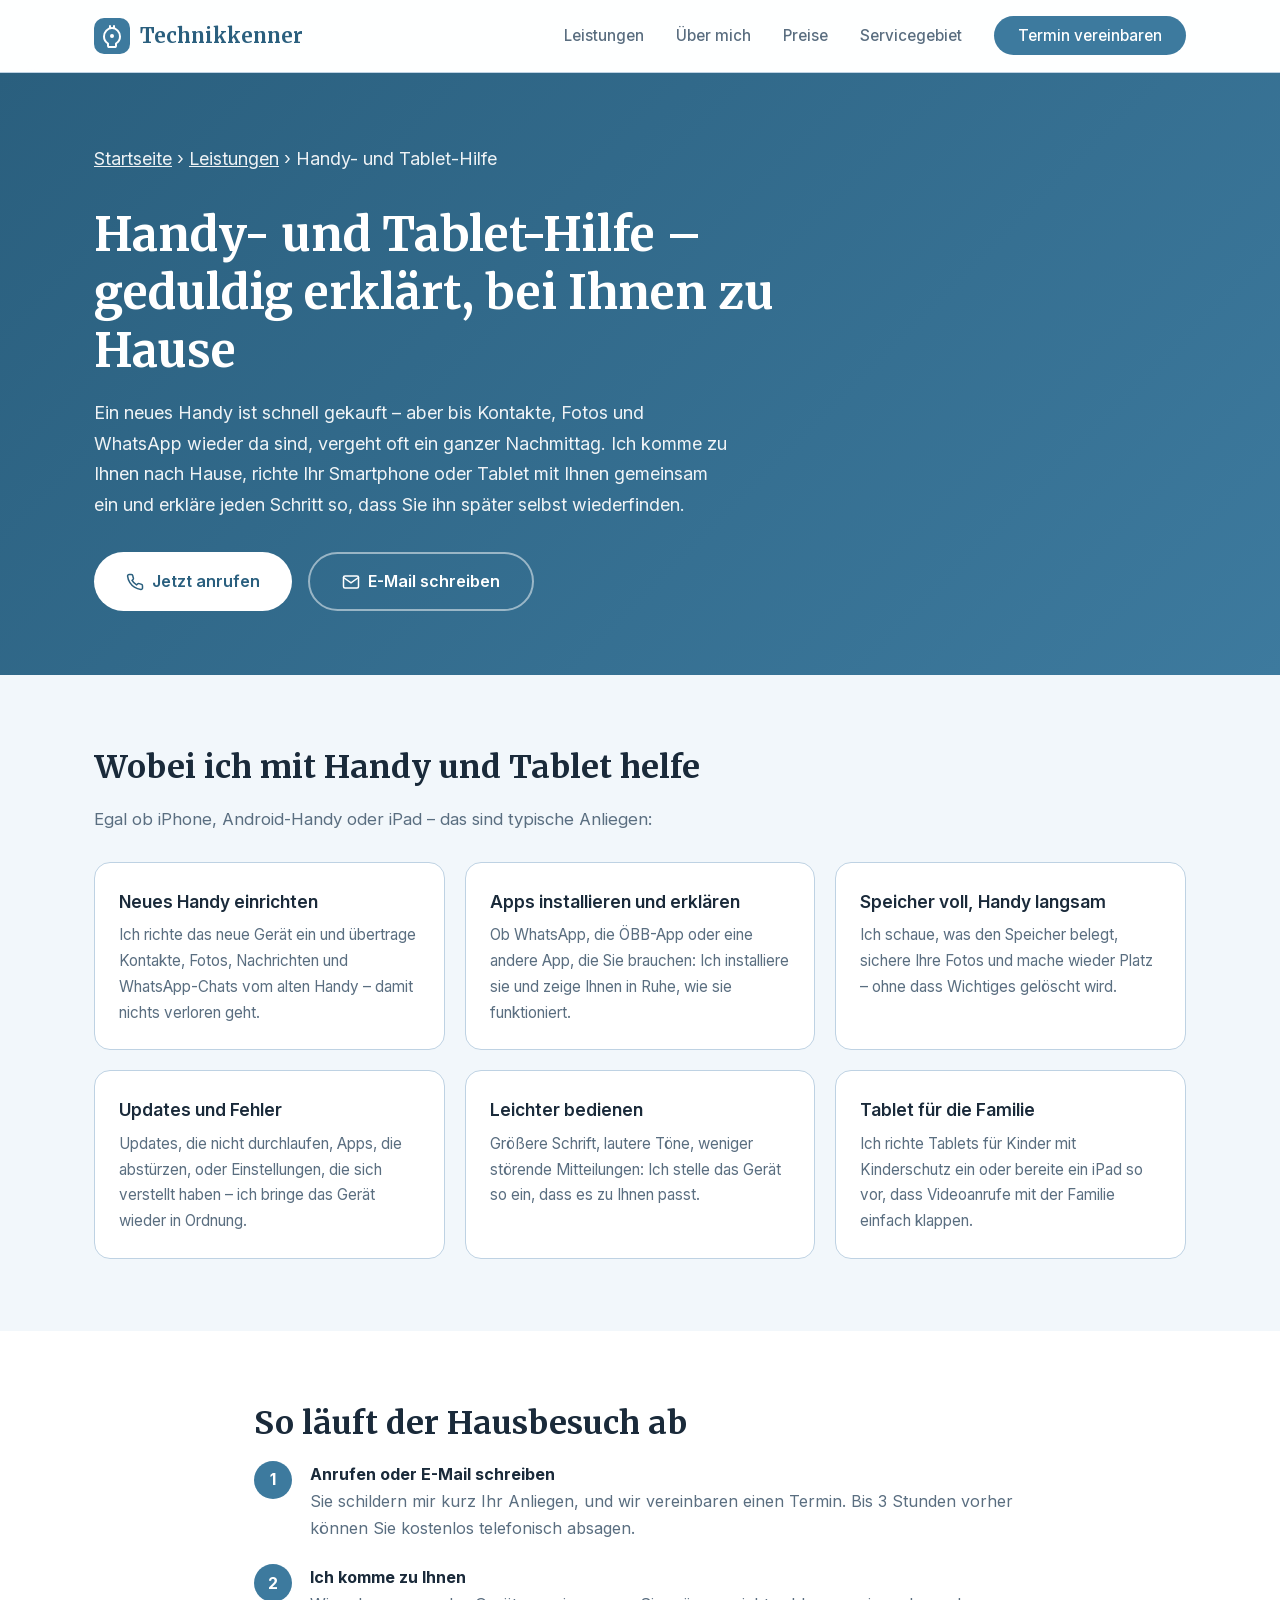
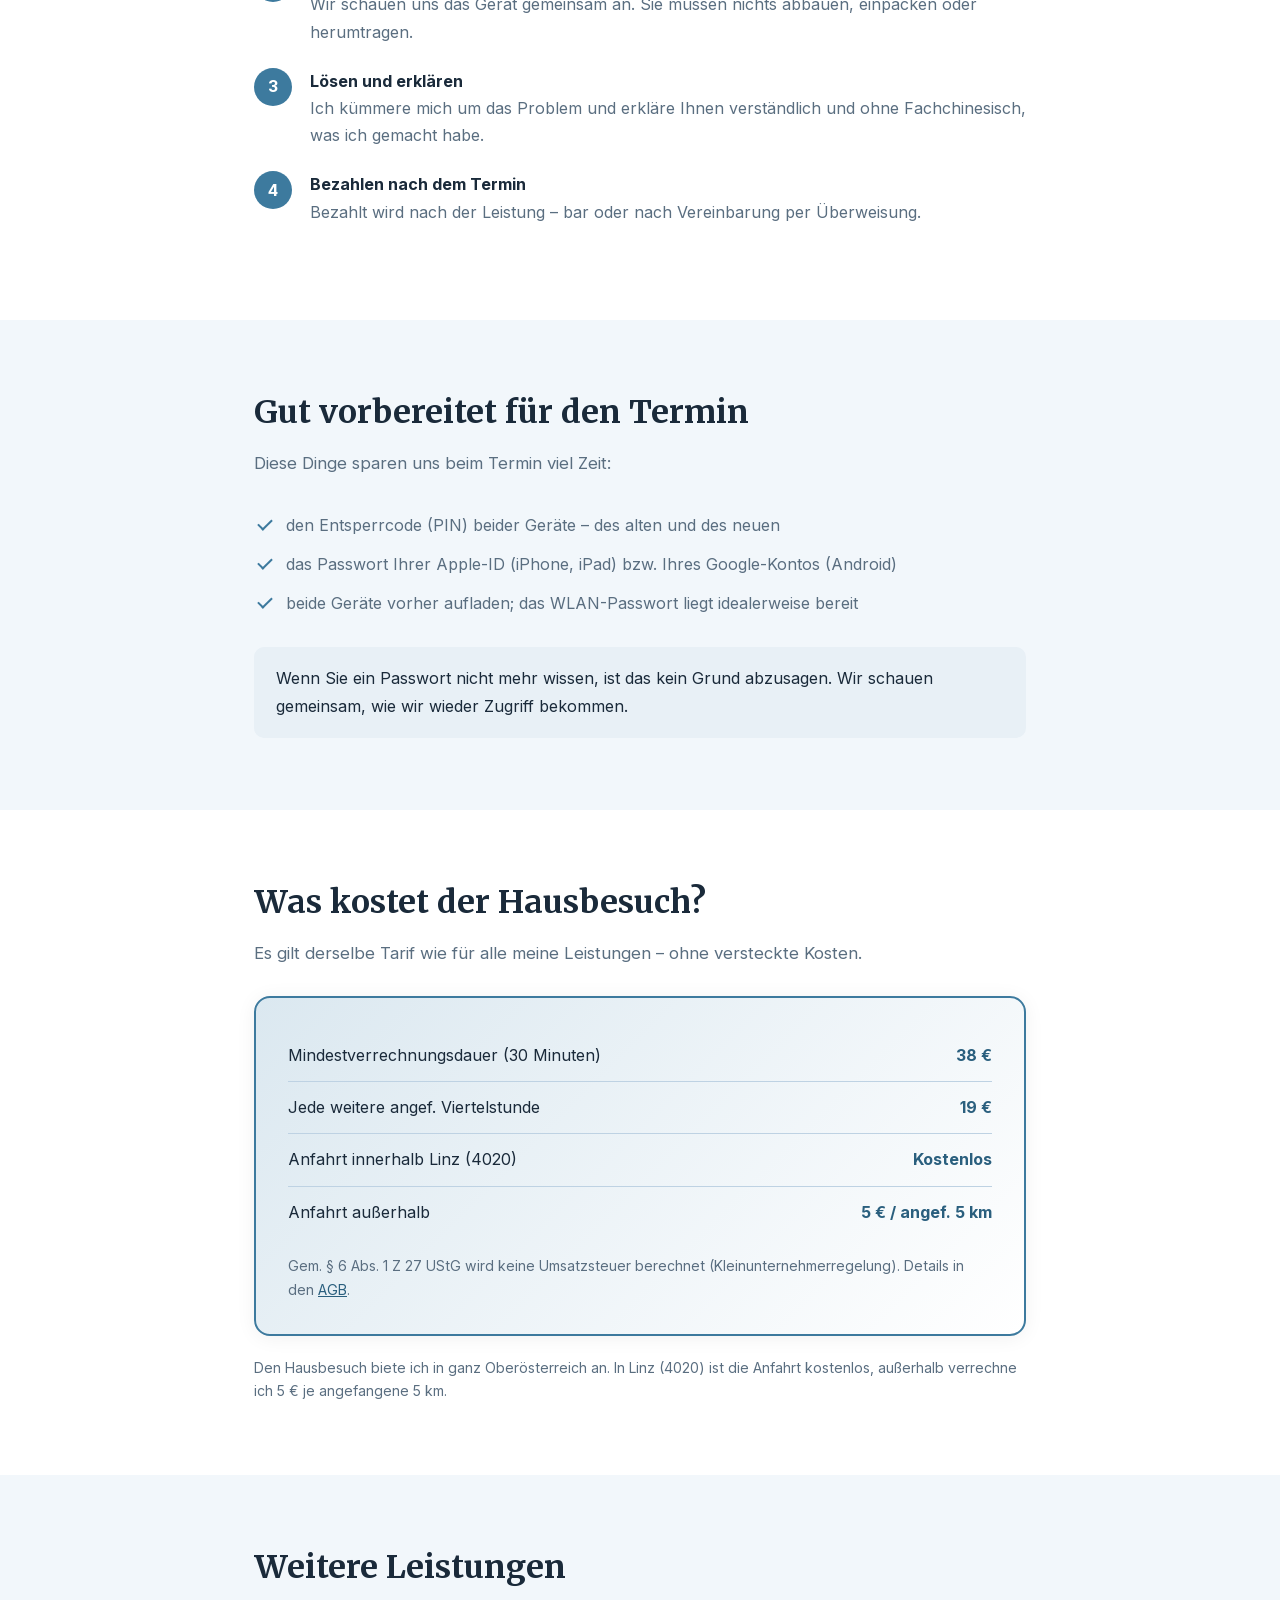
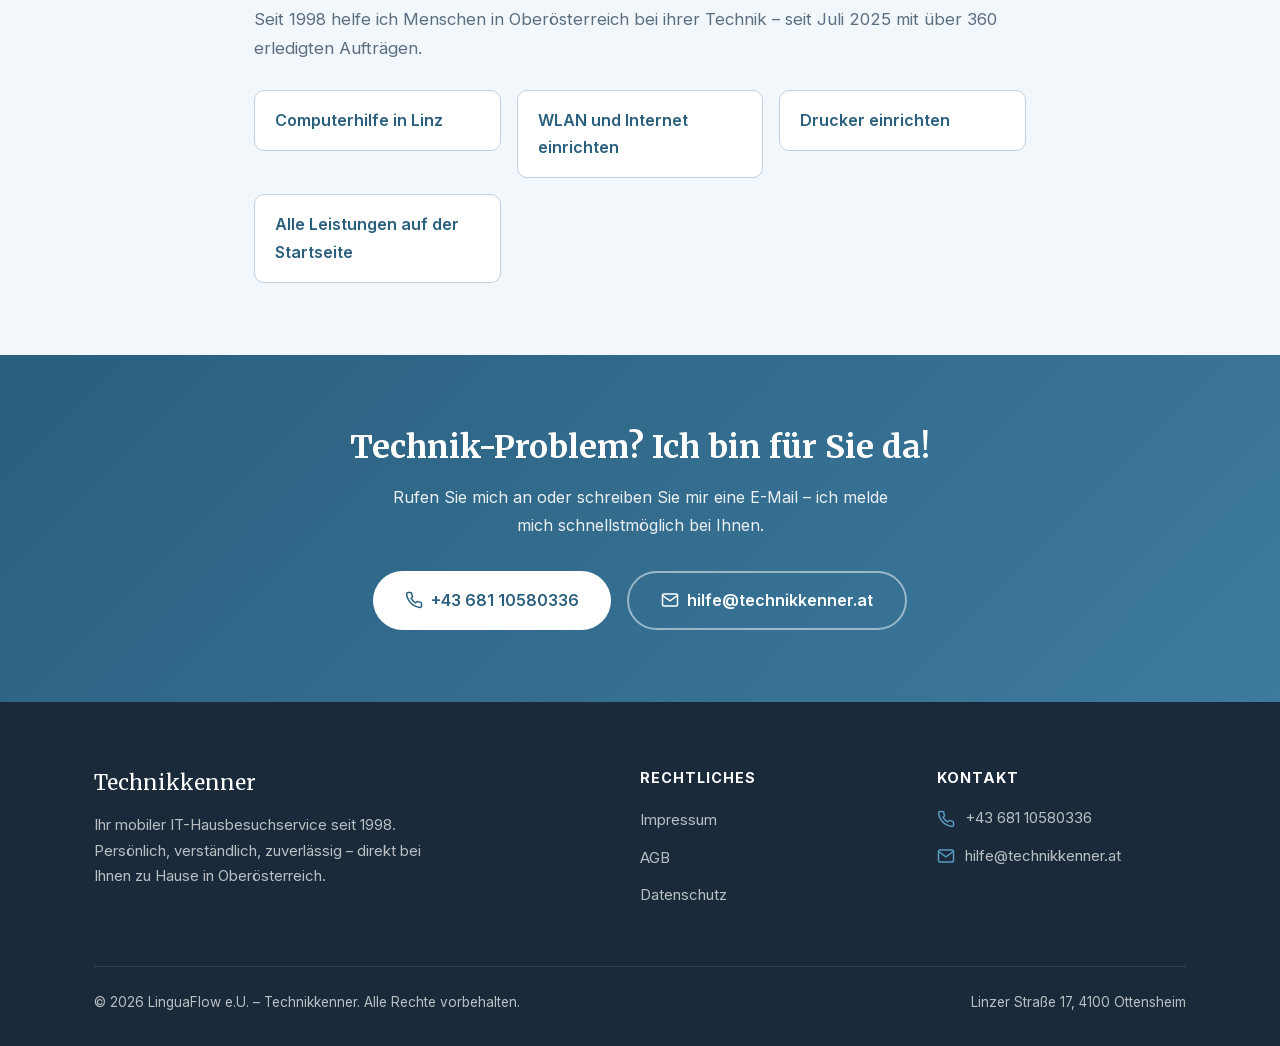
<file: handy-tablet-hilfe.html>
<!DOCTYPE html>
<html lang="de">
<head>
    <meta charset="UTF-8">
    <meta name="viewport" content="width=device-width, initial-scale=1.0">
    <title>Handy- und Tablet-Hilfe zu Hause – Linz & OÖ | Technikkenner</title>
    <meta name="description" content="Handy- und Tablet-Hilfe zu Hause: neues Handy einrichten, Daten übertragen, Apps erklärt. iPhone, Android und iPad – geduldig, in Linz und ganz OÖ.">
    <meta name="author" content="Christian Nouza – LinguaFlow e.U.">
    <meta name="robots" content="index, follow">
    <link rel="canonical" href="https://technikkenner.at/handy-tablet-hilfe.html">

    <link rel="icon" type="image/png" href="favicon.png">
    <link rel="apple-touch-icon" href="apple-touch-icon.png">

    <meta property="og:type" content="website">
    <meta property="og:url" content="https://technikkenner.at/handy-tablet-hilfe.html">
    <meta property="og:title" content="Handy- und Tablet-Hilfe zu Hause – Linz & OÖ | Technikkenner">
    <meta property="og:description" content="Handy- und Tablet-Hilfe zu Hause: neues Handy einrichten, Daten übertragen, Apps erklärt. iPhone, Android und iPad – geduldig, in Linz und ganz OÖ.">
    <meta property="og:locale" content="de_AT">
    <meta property="og:site_name" content="Technikkenner">
    <meta property="og:image" content="https://technikkenner.at/og-image.jpg">

    <meta name="geo.region" content="AT-4">
    <meta name="geo.placename" content="Linz, Oberösterreich">
    <link rel="stylesheet" href="fonts/fonts.css">
    <link rel="stylesheet" href="leistung.css">
</head>
<body>

<!-- NAVIGATION -->
<nav>
    <div class="container">
        <a href="index.html" class="nav-logo">
            <svg viewBox="0 0 36 36" fill="none" xmlns="http://www.w3.org/2000/svg">
                <rect width="36" height="36" rx="10" fill="#2E7D32"/>
                <path d="M10 18.5C10 14 13.5 10 18 10s8 4 8 8.5c0 3-1.5 5.5-4 7v2.5a1 1 0 01-1 1h-6a1 1 0 01-1-1v-2.5c-2.5-1.5-4-4-4-7z" stroke="#fff" stroke-width="2" stroke-linecap="round" stroke-linejoin="round"/>
                <path d="M15 29h6M16 10V8M20 10V8" stroke="#fff" stroke-width="2" stroke-linecap="round"/>
                <circle cx="18" cy="18" r="2" fill="#fff"/>
            </svg>
            Technikkenner
        </a>
        <ul class="nav-links" id="navLinks">
            <li><a href="index.html#services">Leistungen</a></li>
            <li><a href="index.html#about">Über mich</a></li>
            <li><a href="#preise">Preise</a></li>
            <li><a href="index.html#area">Servicegebiet</a></li>
            <li><a href="#contact" class="nav-cta">Termin vereinbaren</a></li>
        </ul>
        <button class="mobile-toggle" onclick="document.getElementById('navLinks').classList.toggle('active')" aria-label="Menü öffnen">
            <svg fill="none" viewBox="0 0 24 24" stroke="currentColor" stroke-width="2">
                <path stroke-linecap="round" d="M4 6h16M4 12h16M4 18h16"/>
            </svg>
        </button>
    </div>
</nav>

<!-- KOPFBEREICH -->
<header class="page-hero">
    <div class="container">
        <p class="breadcrumb"><a href="index.html">Startseite</a> › <a href="index.html#services">Leistungen</a> › Handy- und Tablet-Hilfe</p>
        <h1>Handy- und Tablet-Hilfe – geduldig erklärt, bei Ihnen zu Hause</h1>
        <p>Ein neues Handy ist schnell gekauft – aber bis Kontakte, Fotos und WhatsApp wieder da sind, vergeht oft ein ganzer Nachmittag. Ich komme zu Ihnen nach Hause, richte Ihr Smartphone oder Tablet mit Ihnen gemeinsam ein und erkläre jeden Schritt so, dass Sie ihn später selbst wiederfinden.</p>
        <div class="hero-buttons">
            <a href="tel:+4368110580336" class="btn btn-primary"><svg width="18" height="18" fill="none" viewBox="0 0 24 24" stroke="currentColor" stroke-width="2"><path stroke-linecap="round" d="M22 16.92v3a2 2 0 01-2.18 2 19.79 19.79 0 01-8.63-3.07 19.5 19.5 0 01-6-6 19.79 19.79 0 01-3.07-8.67A2 2 0 014.11 2h3a2 2 0 012 1.72c.127.96.361 1.903.7 2.81a2 2 0 01-.45 2.11L8.09 9.91a16 16 0 006 6l1.27-1.27a2 2 0 012.11-.45c.907.339 1.85.573 2.81.7A2 2 0 0122 16.92z"/></svg> Jetzt anrufen</a>
            <a href="mailto:hilfe@technikkenner.at" class="btn btn-outline"><svg width="18" height="18" fill="none" viewBox="0 0 24 24" stroke="currentColor" stroke-width="2"><path stroke-linecap="round" d="M4 4h16c1.1 0 2 .9 2 2v12a2 2 0 01-2 2H4a2 2 0 01-2-2V6c0-1.1.9-2 2-2z"/><path stroke-linecap="round" d="M22 6l-10 7L2 6"/></svg> E-Mail schreiben</a>
        </div>
    </div>
</header>

<main>
<!-- THEMEN -->
<section>
    <div class="container">
        <h2>Wobei ich mit Handy und Tablet helfe</h2>
        <p class="lead">Egal ob iPhone, Android-Handy oder iPad – das sind typische Anliegen:</p>
        <div class="topic-grid">
            <div class="topic"><h3>Neues Handy einrichten</h3><p>Ich richte das neue Gerät ein und übertrage Kontakte, Fotos, Nachrichten und WhatsApp-Chats vom alten Handy – damit nichts verloren geht.</p></div>
            <div class="topic"><h3>Apps installieren und erklären</h3><p>Ob WhatsApp, die ÖBB-App oder eine andere App, die Sie brauchen: Ich installiere sie und zeige Ihnen in Ruhe, wie sie funktioniert.</p></div>
            <div class="topic"><h3>Speicher voll, Handy langsam</h3><p>Ich schaue, was den Speicher belegt, sichere Ihre Fotos und mache wieder Platz – ohne dass Wichtiges gelöscht wird.</p></div>
            <div class="topic"><h3>Updates und Fehler</h3><p>Updates, die nicht durchlaufen, Apps, die abstürzen, oder Einstellungen, die sich verstellt haben – ich bringe das Gerät wieder in Ordnung.</p></div>
            <div class="topic"><h3>Leichter bedienen</h3><p>Größere Schrift, lautere Töne, weniger störende Mitteilungen: Ich stelle das Gerät so ein, dass es zu Ihnen passt.</p></div>
            <div class="topic"><h3>Tablet für die Familie</h3><p>Ich richte Tablets für Kinder mit Kinderschutz ein oder bereite ein iPad so vor, dass Videoanrufe mit der Familie einfach klappen.</p></div>
        </div>
    </div>
</section>

<!-- ABLAUF -->
<section class="alt">
    <div class="container narrow">
        <h2>So läuft der Hausbesuch ab</h2>
        <ol class="steps">
            <li><strong>Anrufen oder E-Mail schreiben</strong>Sie schildern mir kurz Ihr Anliegen, und wir vereinbaren einen Termin. Bis 3 Stunden vorher können Sie kostenlos telefonisch absagen.</li>
            <li><strong>Ich komme zu Ihnen</strong>Wir schauen uns das Gerät gemeinsam an. Sie müssen nichts abbauen, einpacken oder herumtragen.</li>
            <li><strong>Lösen und erklären</strong>Ich kümmere mich um das Problem und erkläre Ihnen verständlich und ohne Fachchinesisch, was ich gemacht habe.</li>
            <li><strong>Bezahlen nach dem Termin</strong>Bezahlt wird nach der Leistung – bar oder nach Vereinbarung per Überweisung.</li>
        </ol>
    </div>
</section>

<!-- VORBEREITUNG -->
<section>
    <div class="container narrow">
        <h2>Gut vorbereitet für den Termin</h2>
        <p class="lead">Diese Dinge sparen uns beim Termin viel Zeit:</p>
        <ul class="checklist">
            <li>den Entsperrcode (PIN) beider Geräte – des alten und des neuen</li>
            <li>das Passwort Ihrer Apple-ID (iPhone, iPad) bzw. Ihres Google-Kontos (Android)</li>
            <li>beide Geräte vorher aufladen; das WLAN-Passwort liegt idealerweise bereit</li>
        </ul>
        <div class="note"><p>Wenn Sie ein Passwort nicht mehr wissen, ist das kein Grund abzusagen. Wir schauen gemeinsam, wie wir wieder Zugriff bekommen.</p></div>
    </div>
</section>

<!-- PREISE -->
<section class="alt" id="preise">
    <div class="container narrow">
        <h2>Was kostet der Hausbesuch?</h2>
        <p class="lead">Es gilt derselbe Tarif wie für alle meine Leistungen – ohne versteckte Kosten.</p>
        <div class="price-box">
            <div class="price-row"><span>Mindestverrechnungsdauer (30 Minuten)</span><span class="price-value">38 &euro;</span></div>
            <div class="price-row"><span>Jede weitere angef. Viertelstunde</span><span class="price-value">19 &euro;</span></div>
            <div class="price-row"><span>Anfahrt innerhalb Linz (4020)</span><span class="price-value">Kostenlos</span></div>
            <div class="price-row"><span>Anfahrt außerhalb</span><span class="price-value">5 &euro; / angef. 5 km</span></div>
            <p class="price-small">Gem. § 6 Abs. 1 Z 27 UStG wird keine Umsatzsteuer berechnet (Kleinunternehmerregelung). Details in den <a href="agb.html">AGB</a>.</p>
        </div>
        <p class="price-small" style="margin-top: 20px;">Den Hausbesuch biete ich in ganz Oberösterreich an. In Linz (4020) ist die Anfahrt kostenlos, außerhalb verrechne ich 5 € je angefangene 5 km.</p>
    </div>
</section>

<!-- WEITERE LEISTUNGEN -->
<section>
    <div class="container narrow">
        <h2>Weitere Leistungen</h2>
        <p class="lead">Seit 1998 helfe ich Menschen in Oberösterreich bei ihrer Technik – seit Juli 2025 mit über 360 erledigten Aufträgen.</p>
        <ul class="more-links">
            <li><a href="computerhilfe-linz.html">Computerhilfe in Linz</a></li>
            <li><a href="wlan-internet-einrichten.html">WLAN und Internet einrichten</a></li>
            <li><a href="drucker-einrichten.html">Drucker einrichten</a></li>
            <li><a href="index.html#services">Alle Leistungen auf der Startseite</a></li>
        </ul>
    </div>
</section>
</main>

<!-- CTA -->
<section class="cta" id="contact">
    <div class="container">
        <h2>Technik-Problem? Ich bin für Sie da!</h2>
        <p>Rufen Sie mich an oder schreiben Sie mir eine E-Mail – ich melde mich schnellstmöglich bei Ihnen.</p>
        <div class="cta-buttons">
            <a href="tel:+4368110580336" class="btn btn-primary"><svg width="18" height="18" fill="none" viewBox="0 0 24 24" stroke="currentColor" stroke-width="2"><path stroke-linecap="round" d="M22 16.92v3a2 2 0 01-2.18 2 19.79 19.79 0 01-8.63-3.07 19.5 19.5 0 01-6-6 19.79 19.79 0 01-3.07-8.67A2 2 0 014.11 2h3a2 2 0 012 1.72c.127.96.361 1.903.7 2.81a2 2 0 01-.45 2.11L8.09 9.91a16 16 0 006 6l1.27-1.27a2 2 0 012.11-.45c.907.339 1.85.573 2.81.7A2 2 0 0122 16.92z"/></svg> +43 681 10580336</a>
            <a href="mailto:hilfe@technikkenner.at" class="btn btn-outline"><svg width="18" height="18" fill="none" viewBox="0 0 24 24" stroke="currentColor" stroke-width="2"><path stroke-linecap="round" d="M4 4h16c1.1 0 2 .9 2 2v12a2 2 0 01-2 2H4a2 2 0 01-2-2V6c0-1.1.9-2 2-2z"/><path stroke-linecap="round" d="M22 6l-10 7L2 6"/></svg> hilfe@technikkenner.at</a>
        </div>
    </div>
</section>

<!-- FOOTER -->
<footer>
    <div class="container">
        <div class="footer-grid">
            <div>
                <div class="footer-brand">Technikkenner</div>
                <p class="footer-desc">Ihr mobiler IT-Hausbesuchservice seit 1998. Persönlich, verständlich, zuverlässig – direkt bei Ihnen zu Hause in Oberösterreich.</p>
            </div>
            <div>
                <h4>Rechtliches</h4>
                <ul class="footer-links">
                    <li><a href="impressum.html">Impressum</a></li>
                    <li><a href="agb.html">AGB</a></li>
                    <li><a href="datenschutz.html">Datenschutz</a></li>
                </ul>
            </div>
            <div>
                <h4>Kontakt</h4>
                <ul class="footer-contact footer-links">
                    <li><svg fill="none" viewBox="0 0 24 24" stroke="currentColor" stroke-width="2"><path stroke-linecap="round" d="M22 16.92v3a2 2 0 01-2.18 2 19.79 19.79 0 01-8.63-3.07 19.5 19.5 0 01-6-6 19.79 19.79 0 01-3.07-8.67A2 2 0 014.11 2h3a2 2 0 012 1.72c.127.96.361 1.903.7 2.81a2 2 0 01-.45 2.11L8.09 9.91a16 16 0 006 6l1.27-1.27a2 2 0 012.11-.45c.907.339 1.85.573 2.81.7A2 2 0 0122 16.92z"/></svg><a href="tel:+4368110580336">+43 681 10580336</a></li>
                    <li><svg fill="none" viewBox="0 0 24 24" stroke="currentColor" stroke-width="2"><path stroke-linecap="round" d="M4 4h16c1.1 0 2 .9 2 2v12a2 2 0 01-2 2H4a2 2 0 01-2-2V6c0-1.1.9-2 2-2z"/><path stroke-linecap="round" d="M22 6l-10 7L2 6"/></svg><a href="mailto:hilfe@technikkenner.at">hilfe@technikkenner.at</a></li>
                </ul>
            </div>
        </div>
        <div class="footer-bottom">
            <span>&copy; 2026 LinguaFlow e.U. – Technikkenner. Alle Rechte vorbehalten.</span>
            <span>Linzer Straße 17, 4100 Ottensheim</span>
        </div>
    </div>
</footer>

<!-- Cloudflare Web Analytics / Besucher-Statistik -->
<script defer src="https://static.cloudflareinsights.com/beacon.min.js" data-cf-beacon='{"token": "de34199098b642ef9dbeacb883ad72a1"}'></script>
<!-- End Cloudflare Web Analytics -->
</body>
</html>
</file>
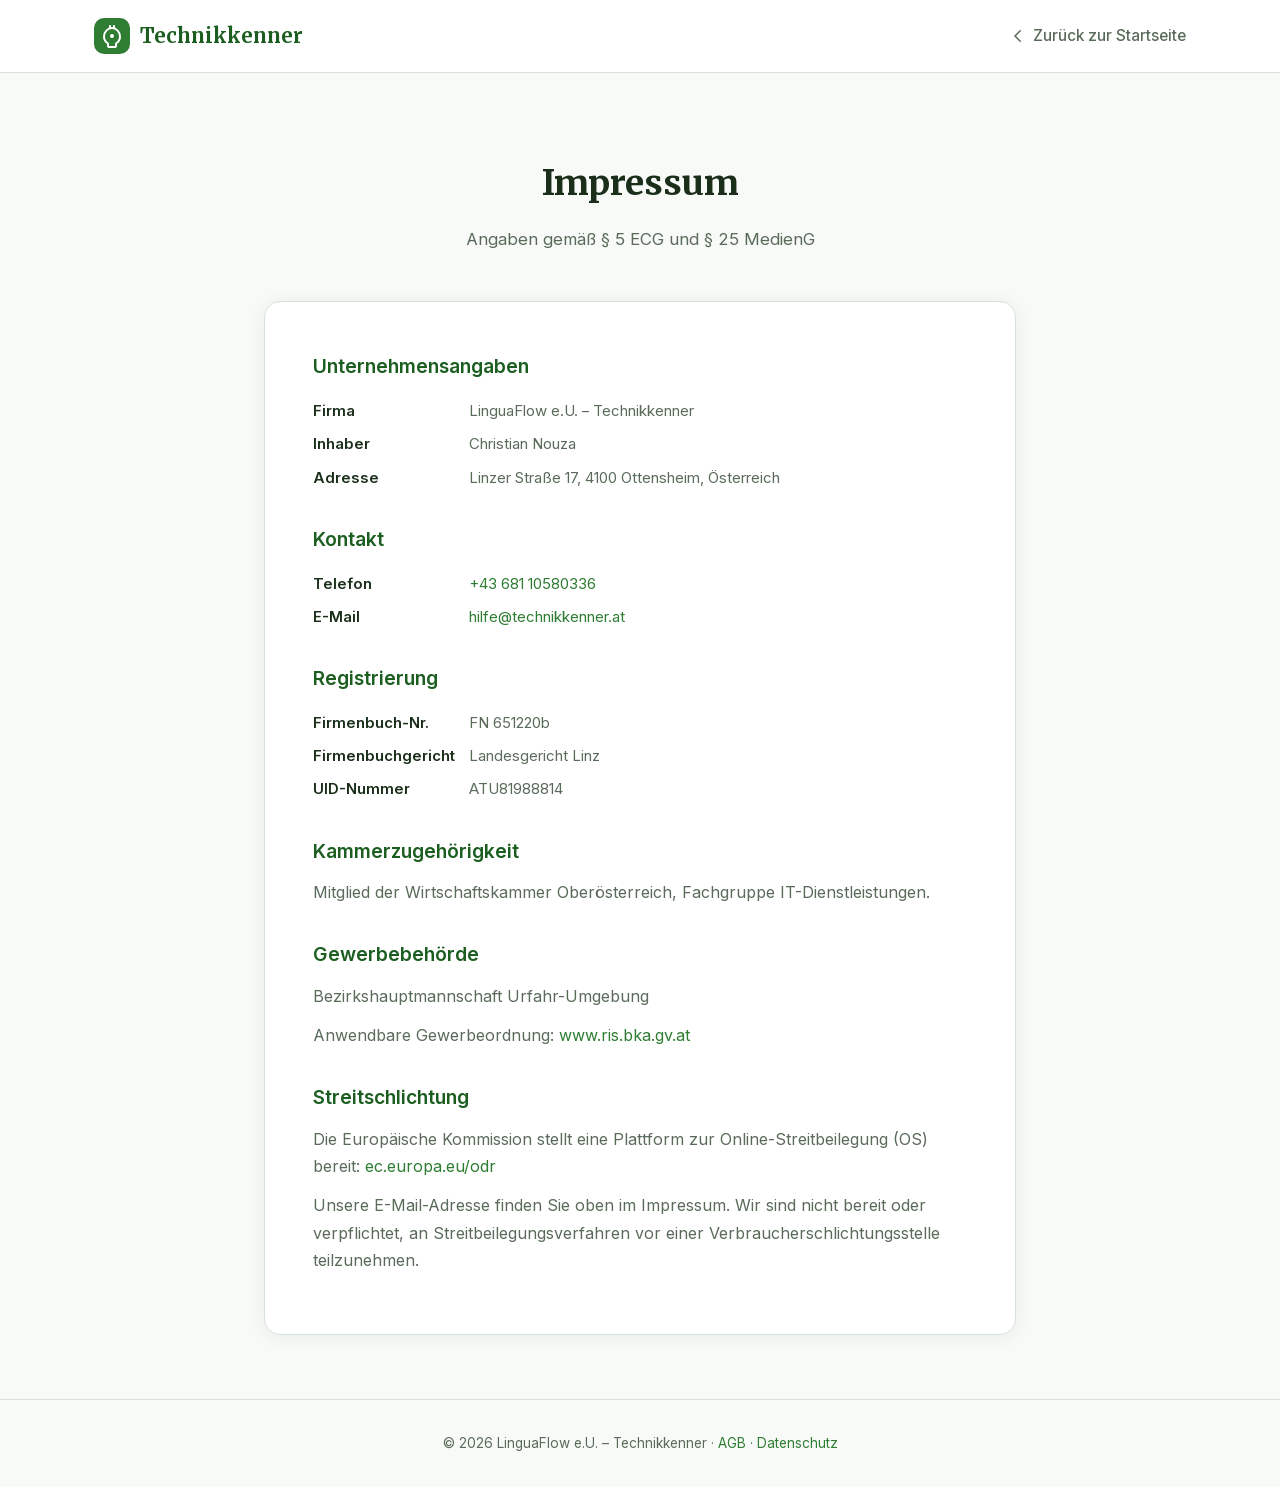
<file: impressum.html>
<!DOCTYPE html>
<html lang="de">
<head>
    <meta charset="UTF-8">
    <meta name="viewport" content="width=device-width, initial-scale=1.0">
    <title>Impressum – Technikkenner</title>
    <meta name="description" content="Impressum von Technikkenner – LinguaFlow e.U., Christian Nouza, IT-Hausbesuchservice in Oberösterreich.">
    <link rel="stylesheet" href="fonts/fonts.css">
    <style>
        *, *::before, *::after { margin: 0; padding: 0; box-sizing: border-box; }
        :root {
            --color-bg: #F8FAF7; --color-surface: #FFFFFF; --color-text: #1A2E1A;
            --color-text-secondary: #5A6B5A; --color-accent: #2E7D32;
            --color-accent-dark: #1B5E20; --color-accent-light: #E8F5E9;
            --color-border: #D7E2D7;
            --font-sans: 'Inter', -apple-system, BlinkMacSystemFont, sans-serif;
            --font-serif: 'Merriweather', Georgia, serif;
            --max-width: 800px; --radius: 16px;
            --shadow: 0 2px 20px rgba(0,0,0,0.06);
        }
        html { scroll-behavior: smooth; font-size: 16px; }
        body { font-family: var(--font-sans); background: var(--color-bg); color: var(--color-text); line-height: 1.7; -webkit-font-smoothing: antialiased; }
        .container { max-width: var(--max-width); margin: 0 auto; padding: 0 24px; }

        nav { background: rgba(255,255,255,0.92); backdrop-filter: blur(20px); border-bottom: 1px solid var(--color-border); padding: 0; position: sticky; top: 0; z-index: 100; }
        nav .nav-inner { max-width: 1140px; margin: 0 auto; padding: 0 24px; display: flex; align-items: center; justify-content: space-between; height: 72px; }
        .nav-logo { display: flex; align-items: center; gap: 10px; font-family: var(--font-serif); font-weight: 700; font-size: 1.25rem; color: var(--color-accent-dark); text-decoration: none; }
        .nav-logo svg { width: 36px; height: 36px; }
        .nav-back { display: flex; align-items: center; gap: 6px; color: var(--color-text-secondary); text-decoration: none; font-size: 0.95rem; font-weight: 500; transition: 0.3s ease; }
        .nav-back:hover { color: var(--color-accent); }
        .nav-back svg { width: 18px; height: 18px; }

        .page-header { padding: 80px 0 48px; text-align: center; }
        .page-header h1 { font-family: var(--font-serif); font-size: 2.2rem; margin-bottom: 12px; }
        .page-header p { color: var(--color-text-secondary); font-size: 1.05rem; }

        .content-card { background: var(--color-surface); border-radius: var(--radius); padding: 48px; box-shadow: var(--shadow); margin-bottom: 64px; border: 1px solid var(--color-border); }
        .content-card h2 { font-size: 1.2rem; color: var(--color-accent-dark); margin: 32px 0 12px; font-weight: 600; }
        .content-card h2:first-child { margin-top: 0; }
        .content-card p { color: var(--color-text-secondary); margin-bottom: 12px; }
        .content-card a { color: var(--color-accent); text-decoration: none; }
        .content-card a:hover { text-decoration: underline; }

        .info-grid { display: grid; grid-template-columns: 140px 1fr; gap: 8px 16px; margin: 16px 0; }
        .info-label { font-weight: 600; color: var(--color-text); font-size: 0.93rem; }
        .info-value { color: var(--color-text-secondary); font-size: 0.93rem; }

        footer { text-align: center; padding: 32px 0; color: var(--color-text-secondary); font-size: 0.85rem; border-top: 1px solid var(--color-border); }
        footer a { color: var(--color-accent); text-decoration: none; }

        @media (max-width: 768px) {
            .content-card { padding: 28px 20px; }
            .info-grid { grid-template-columns: 1fr; gap: 4px; }
            .info-label { margin-top: 12px; }
        }
    </style>
</head>
<body>

<nav>
    <div class="nav-inner">
        <a href="index.html" class="nav-logo">
            <svg viewBox="0 0 36 36" fill="none"><rect width="36" height="36" rx="10" fill="#2E7D32"/><path d="M10 18.5C10 14 13.5 10 18 10s8 4 8 8.5c0 3-1.5 5.5-4 7v2.5a1 1 0 01-1 1h-6a1 1 0 01-1-1v-2.5c-2.5-1.5-4-4-4-7z" stroke="#fff" stroke-width="2" stroke-linecap="round" stroke-linejoin="round"/><path d="M15 29h6M16 10V8M20 10V8" stroke="#fff" stroke-width="2" stroke-linecap="round"/><circle cx="18" cy="18" r="2" fill="#fff"/></svg>
            Technikkenner
        </a>
        <a href="index.html" class="nav-back">
            <svg fill="none" viewBox="0 0 24 24" stroke="currentColor" stroke-width="2"><path stroke-linecap="round" d="M15 19l-7-7 7-7"/></svg>
            Zurück zur Startseite
        </a>
    </div>
</nav>

<div class="container">
    <div class="page-header">
        <h1>Impressum</h1>
        <p>Angaben gemäß § 5 ECG und § 25 MedienG</p>
    </div>

    <div class="content-card">
        <h2>Unternehmensangaben</h2>
        <div class="info-grid">
            <span class="info-label">Firma</span>
            <span class="info-value">LinguaFlow e.U. – Technikkenner</span>
            <span class="info-label">Inhaber</span>
            <span class="info-value">Christian Nouza</span>
            <span class="info-label">Adresse</span>
            <span class="info-value">Linzer Straße 17, 4100 Ottensheim, Österreich</span>
        </div>

        <h2>Kontakt</h2>
        <div class="info-grid">
            <span class="info-label">Telefon</span>
            <span class="info-value"><a href="tel:+4368110580336">+43 681 10580336</a></span>
            <span class="info-label">E-Mail</span>
            <span class="info-value"><a href="mailto:hilfe@technikkenner.at">hilfe@technikkenner.at</a></span>
        </div>

        <h2>Registrierung</h2>
        <div class="info-grid">
            <span class="info-label">Firmenbuch-Nr.</span>
            <span class="info-value">FN 651220b</span>
            <span class="info-label">Firmenbuchgericht</span>
            <span class="info-value">Landesgericht Linz</span>
            <span class="info-label">UID-Nummer</span>
            <span class="info-value">ATU81988814</span>
        </div>

        <h2>Kammerzugehörigkeit</h2>
        <p>Mitglied der Wirtschaftskammer Oberösterreich, Fachgruppe IT-Dienstleistungen.</p>

        <h2>Gewerbebehörde</h2>
        <p>Bezirkshauptmannschaft Urfahr-Umgebung</p>
        <p>Anwendbare Gewerbeordnung: <a href="https://www.ris.bka.gv.at" target="_blank" rel="noopener">www.ris.bka.gv.at</a></p>

        <h2>Streitschlichtung</h2>
        <p>Die Europäische Kommission stellt eine Plattform zur Online-Streitbeilegung (OS) bereit: <a href="https://ec.europa.eu/odr" target="_blank" rel="noopener">ec.europa.eu/odr</a></p>
        <p>Unsere E-Mail-Adresse finden Sie oben im Impressum. Wir sind nicht bereit oder verpflichtet, an Streitbeilegungsverfahren vor einer Verbraucherschlichtungsstelle teilzunehmen.</p>
    </div>
</div>

<footer>
    <div class="container">
        <p>&copy; 2026 LinguaFlow e.U. – Technikkenner &middot; <a href="agb.html">AGB</a> &middot; <a href="datenschutz.html">Datenschutz</a></p>
    </div>
</footer>

<!-- Cloudflare Web Analytics / Besucher-Statistik -->
<script defer src="https://static.cloudflareinsights.com/beacon.min.js" data-cf-beacon='{"token": "de34199098b642ef9dbeacb883ad72a1"}'></script>
<!-- End Cloudflare Web Analytics -->
</body>
</html>
</file>
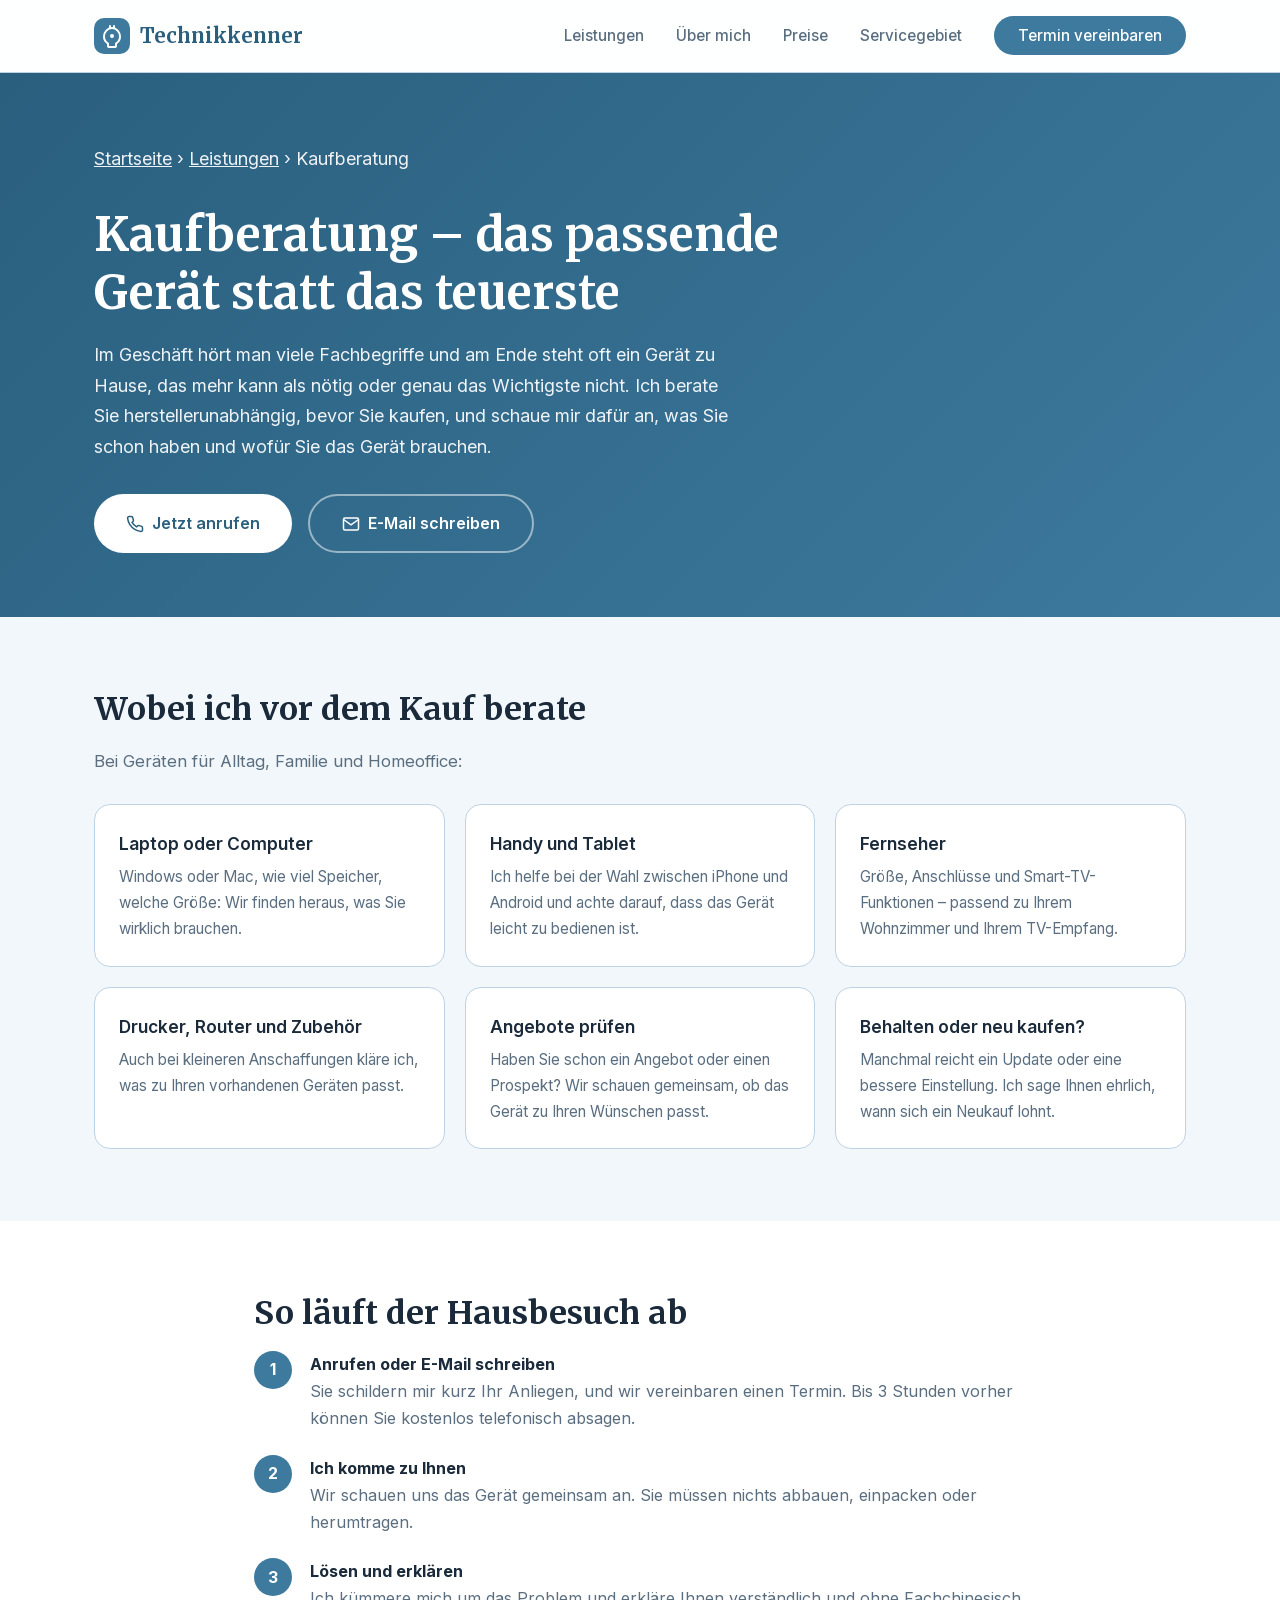
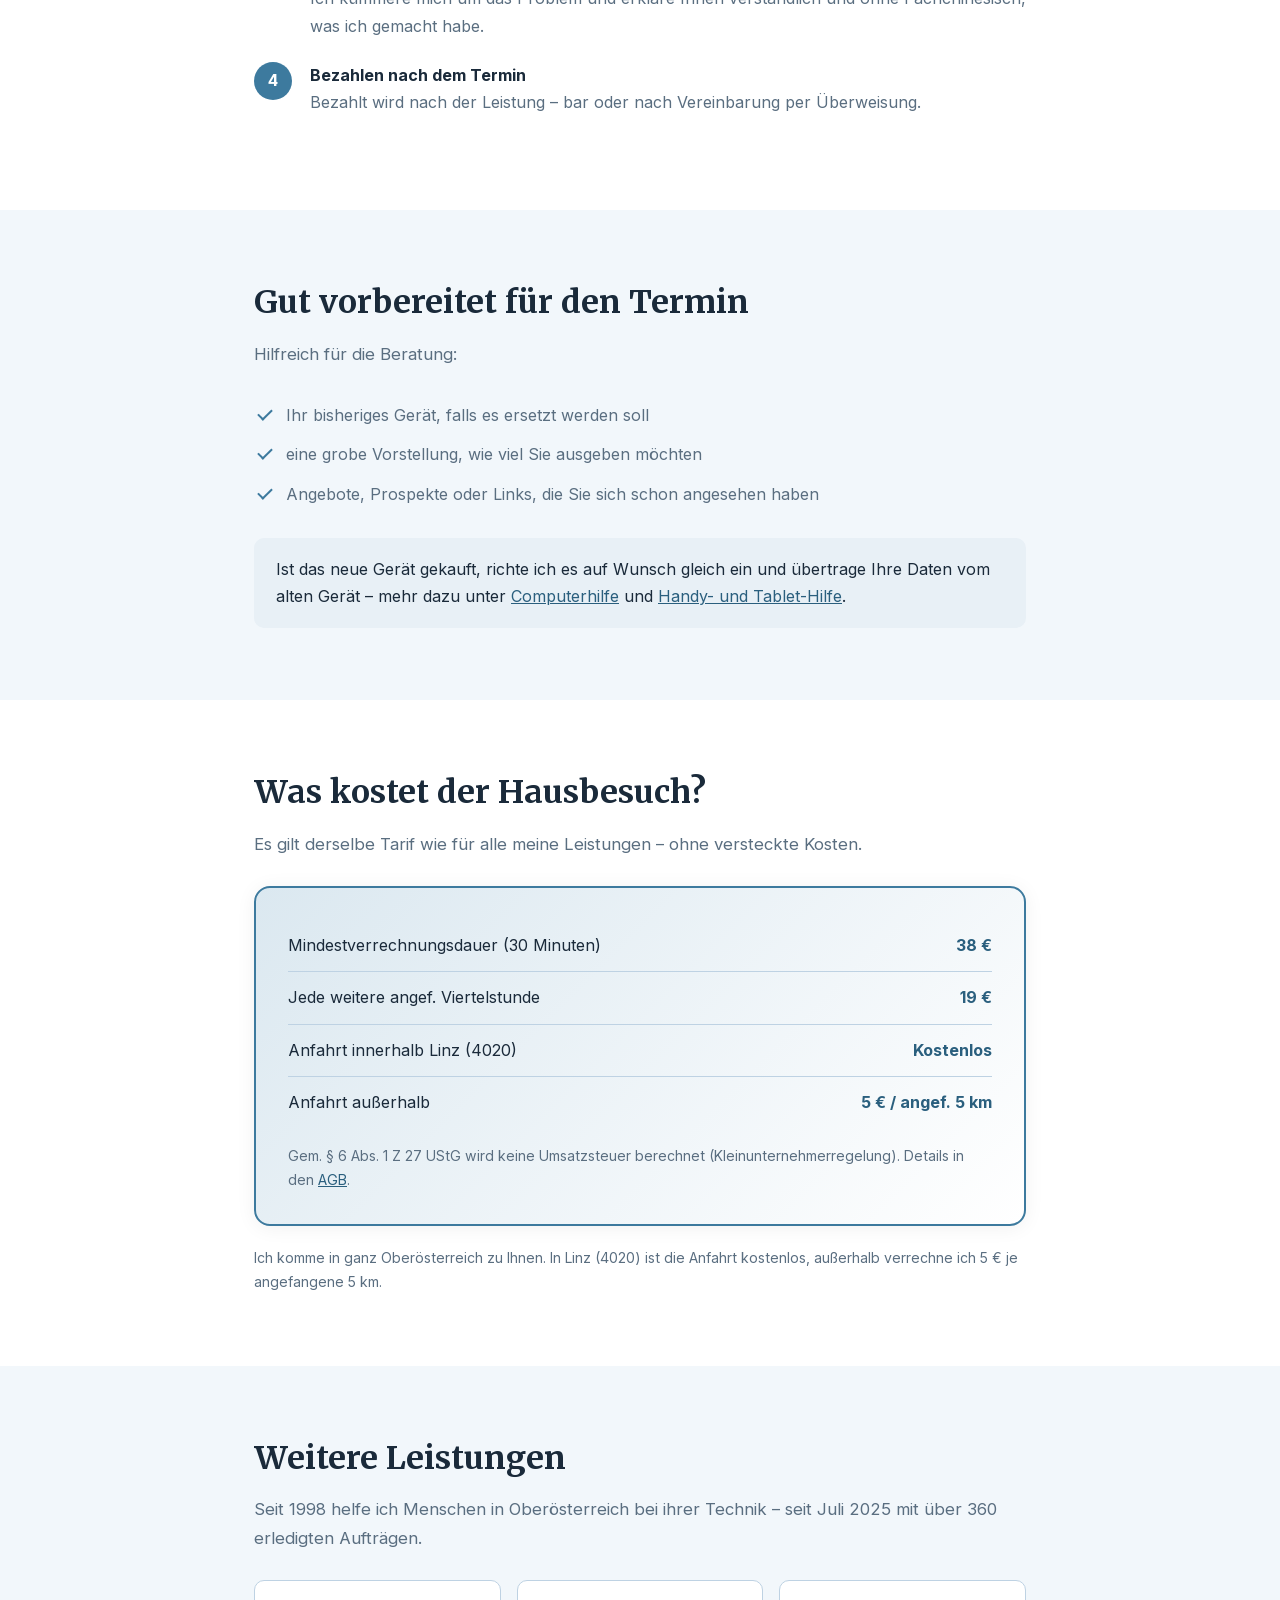
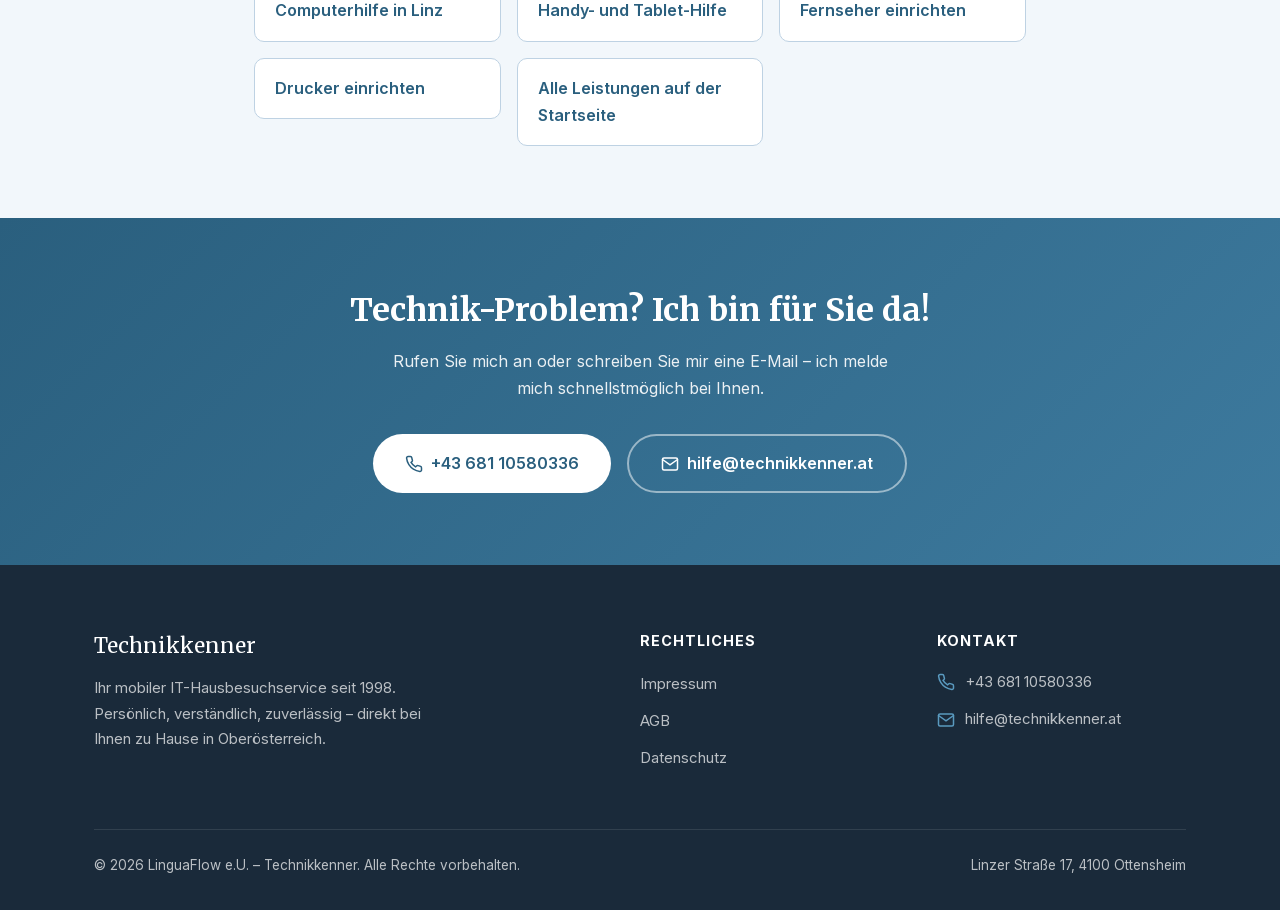
<file: kaufberatung-technik.html>
<!DOCTYPE html>
<html lang="de">
<head>
    <meta charset="UTF-8">
    <meta name="viewport" content="width=device-width, initial-scale=1.0">
    <title>Neutrale Kaufberatung: Laptop, Handy & TV | Technikkenner</title>
    <meta name="description" content="Neutrale Kaufberatung: Welcher Laptop, welches Handy, welcher Fernseher passt zu Ihnen? Herstellerunabhängig, vor dem Kauf bei Ihnen zu Hause in Linz und OÖ.">
    <meta name="author" content="Christian Nouza – LinguaFlow e.U.">
    <meta name="robots" content="index, follow">
    <link rel="canonical" href="https://technikkenner.at/kaufberatung-technik.html">

    <link rel="icon" type="image/png" href="favicon.png">
    <link rel="apple-touch-icon" href="apple-touch-icon.png">

    <meta property="og:type" content="website">
    <meta property="og:url" content="https://technikkenner.at/kaufberatung-technik.html">
    <meta property="og:title" content="Neutrale Kaufberatung: Laptop, Handy & TV | Technikkenner">
    <meta property="og:description" content="Neutrale Kaufberatung: Welcher Laptop, welches Handy, welcher Fernseher passt zu Ihnen? Herstellerunabhängig, vor dem Kauf bei Ihnen zu Hause in Linz und OÖ.">
    <meta property="og:locale" content="de_AT">
    <meta property="og:site_name" content="Technikkenner">
    <meta property="og:image" content="https://technikkenner.at/og-image.jpg">

    <meta name="geo.region" content="AT-4">
    <meta name="geo.placename" content="Linz, Oberösterreich">
    <link rel="stylesheet" href="fonts/fonts.css">
    <link rel="stylesheet" href="leistung.css">
</head>
<body>

<!-- NAVIGATION -->
<nav>
    <div class="container">
        <a href="index.html" class="nav-logo">
            <svg viewBox="0 0 36 36" fill="none" xmlns="http://www.w3.org/2000/svg">
                <rect width="36" height="36" rx="10" fill="#2E7D32"/>
                <path d="M10 18.5C10 14 13.5 10 18 10s8 4 8 8.5c0 3-1.5 5.5-4 7v2.5a1 1 0 01-1 1h-6a1 1 0 01-1-1v-2.5c-2.5-1.5-4-4-4-7z" stroke="#fff" stroke-width="2" stroke-linecap="round" stroke-linejoin="round"/>
                <path d="M15 29h6M16 10V8M20 10V8" stroke="#fff" stroke-width="2" stroke-linecap="round"/>
                <circle cx="18" cy="18" r="2" fill="#fff"/>
            </svg>
            Technikkenner
        </a>
        <ul class="nav-links" id="navLinks">
            <li><a href="index.html#services">Leistungen</a></li>
            <li><a href="index.html#about">Über mich</a></li>
            <li><a href="#preise">Preise</a></li>
            <li><a href="index.html#area">Servicegebiet</a></li>
            <li><a href="#contact" class="nav-cta">Termin vereinbaren</a></li>
        </ul>
        <button class="mobile-toggle" onclick="document.getElementById('navLinks').classList.toggle('active')" aria-label="Menü öffnen">
            <svg fill="none" viewBox="0 0 24 24" stroke="currentColor" stroke-width="2">
                <path stroke-linecap="round" d="M4 6h16M4 12h16M4 18h16"/>
            </svg>
        </button>
    </div>
</nav>

<!-- KOPFBEREICH -->
<header class="page-hero">
    <div class="container">
        <p class="breadcrumb"><a href="index.html">Startseite</a> › <a href="index.html#services">Leistungen</a> › Kaufberatung</p>
        <h1>Kaufberatung – das passende Gerät statt das teuerste</h1>
        <p>Im Geschäft hört man viele Fachbegriffe und am Ende steht oft ein Gerät zu Hause, das mehr kann als nötig oder genau das Wichtigste nicht. Ich berate Sie herstellerunabhängig, bevor Sie kaufen, und schaue mir dafür an, was Sie schon haben und wofür Sie das Gerät brauchen.</p>
        <div class="hero-buttons">
            <a href="tel:+4368110580336" class="btn btn-primary"><svg width="18" height="18" fill="none" viewBox="0 0 24 24" stroke="currentColor" stroke-width="2"><path stroke-linecap="round" d="M22 16.92v3a2 2 0 01-2.18 2 19.79 19.79 0 01-8.63-3.07 19.5 19.5 0 01-6-6 19.79 19.79 0 01-3.07-8.67A2 2 0 014.11 2h3a2 2 0 012 1.72c.127.96.361 1.903.7 2.81a2 2 0 01-.45 2.11L8.09 9.91a16 16 0 006 6l1.27-1.27a2 2 0 012.11-.45c.907.339 1.85.573 2.81.7A2 2 0 0122 16.92z"/></svg> Jetzt anrufen</a>
            <a href="mailto:hilfe@technikkenner.at" class="btn btn-outline"><svg width="18" height="18" fill="none" viewBox="0 0 24 24" stroke="currentColor" stroke-width="2"><path stroke-linecap="round" d="M4 4h16c1.1 0 2 .9 2 2v12a2 2 0 01-2 2H4a2 2 0 01-2-2V6c0-1.1.9-2 2-2z"/><path stroke-linecap="round" d="M22 6l-10 7L2 6"/></svg> E-Mail schreiben</a>
        </div>
    </div>
</header>

<main>
<!-- THEMEN -->
<section>
    <div class="container">
        <h2>Wobei ich vor dem Kauf berate</h2>
        <p class="lead">Bei Geräten für Alltag, Familie und Homeoffice:</p>
        <div class="topic-grid">
            <div class="topic"><h3>Laptop oder Computer</h3><p>Windows oder Mac, wie viel Speicher, welche Größe: Wir finden heraus, was Sie wirklich brauchen.</p></div>
            <div class="topic"><h3>Handy und Tablet</h3><p>Ich helfe bei der Wahl zwischen iPhone und Android und achte darauf, dass das Gerät leicht zu bedienen ist.</p></div>
            <div class="topic"><h3>Fernseher</h3><p>Größe, Anschlüsse und Smart-TV-Funktionen – passend zu Ihrem Wohnzimmer und Ihrem TV-Empfang.</p></div>
            <div class="topic"><h3>Drucker, Router und Zubehör</h3><p>Auch bei kleineren Anschaffungen kläre ich, was zu Ihren vorhandenen Geräten passt.</p></div>
            <div class="topic"><h3>Angebote prüfen</h3><p>Haben Sie schon ein Angebot oder einen Prospekt? Wir schauen gemeinsam, ob das Gerät zu Ihren Wünschen passt.</p></div>
            <div class="topic"><h3>Behalten oder neu kaufen?</h3><p>Manchmal reicht ein Update oder eine bessere Einstellung. Ich sage Ihnen ehrlich, wann sich ein Neukauf lohnt.</p></div>
        </div>
    </div>
</section>

<!-- ABLAUF -->
<section class="alt">
    <div class="container narrow">
        <h2>So läuft der Hausbesuch ab</h2>
        <ol class="steps">
            <li><strong>Anrufen oder E-Mail schreiben</strong>Sie schildern mir kurz Ihr Anliegen, und wir vereinbaren einen Termin. Bis 3 Stunden vorher können Sie kostenlos telefonisch absagen.</li>
            <li><strong>Ich komme zu Ihnen</strong>Wir schauen uns das Gerät gemeinsam an. Sie müssen nichts abbauen, einpacken oder herumtragen.</li>
            <li><strong>Lösen und erklären</strong>Ich kümmere mich um das Problem und erkläre Ihnen verständlich und ohne Fachchinesisch, was ich gemacht habe.</li>
            <li><strong>Bezahlen nach dem Termin</strong>Bezahlt wird nach der Leistung – bar oder nach Vereinbarung per Überweisung.</li>
        </ol>
    </div>
</section>

<!-- VORBEREITUNG -->
<section>
    <div class="container narrow">
        <h2>Gut vorbereitet für den Termin</h2>
        <p class="lead">Hilfreich für die Beratung:</p>
        <ul class="checklist">
            <li>Ihr bisheriges Gerät, falls es ersetzt werden soll</li>
            <li>eine grobe Vorstellung, wie viel Sie ausgeben möchten</li>
            <li>Angebote, Prospekte oder Links, die Sie sich schon angesehen haben</li>
        </ul>
        <div class="note"><p>Ist das neue Gerät gekauft, richte ich es auf Wunsch gleich ein und übertrage Ihre Daten vom alten Gerät – mehr dazu unter <a href="computerhilfe-linz.html">Computerhilfe</a> und <a href="handy-tablet-hilfe.html">Handy- und Tablet-Hilfe</a>.</p></div>
    </div>
</section>

<!-- PREISE -->
<section class="alt" id="preise">
    <div class="container narrow">
        <h2>Was kostet der Hausbesuch?</h2>
        <p class="lead">Es gilt derselbe Tarif wie für alle meine Leistungen – ohne versteckte Kosten.</p>
        <div class="price-box">
            <div class="price-row"><span>Mindestverrechnungsdauer (30 Minuten)</span><span class="price-value">38 &euro;</span></div>
            <div class="price-row"><span>Jede weitere angef. Viertelstunde</span><span class="price-value">19 &euro;</span></div>
            <div class="price-row"><span>Anfahrt innerhalb Linz (4020)</span><span class="price-value">Kostenlos</span></div>
            <div class="price-row"><span>Anfahrt außerhalb</span><span class="price-value">5 &euro; / angef. 5 km</span></div>
            <p class="price-small">Gem. § 6 Abs. 1 Z 27 UStG wird keine Umsatzsteuer berechnet (Kleinunternehmerregelung). Details in den <a href="agb.html">AGB</a>.</p>
        </div>
        <p class="price-small" style="margin-top: 20px;">Ich komme in ganz Oberösterreich zu Ihnen. In Linz (4020) ist die Anfahrt kostenlos, außerhalb verrechne ich 5 € je angefangene 5 km.</p>
    </div>
</section>

<!-- WEITERE LEISTUNGEN -->
<section>
    <div class="container narrow">
        <h2>Weitere Leistungen</h2>
        <p class="lead">Seit 1998 helfe ich Menschen in Oberösterreich bei ihrer Technik – seit Juli 2025 mit über 360 erledigten Aufträgen.</p>
        <ul class="more-links">
            <li><a href="computerhilfe-linz.html">Computerhilfe in Linz</a></li>
            <li><a href="handy-tablet-hilfe.html">Handy- und Tablet-Hilfe</a></li>
            <li><a href="fernseher-einrichten.html">Fernseher einrichten</a></li>
            <li><a href="drucker-einrichten.html">Drucker einrichten</a></li>
            <li><a href="index.html#services">Alle Leistungen auf der Startseite</a></li>
        </ul>
    </div>
</section>
</main>

<!-- CTA -->
<section class="cta" id="contact">
    <div class="container">
        <h2>Technik-Problem? Ich bin für Sie da!</h2>
        <p>Rufen Sie mich an oder schreiben Sie mir eine E-Mail – ich melde mich schnellstmöglich bei Ihnen.</p>
        <div class="cta-buttons">
            <a href="tel:+4368110580336" class="btn btn-primary"><svg width="18" height="18" fill="none" viewBox="0 0 24 24" stroke="currentColor" stroke-width="2"><path stroke-linecap="round" d="M22 16.92v3a2 2 0 01-2.18 2 19.79 19.79 0 01-8.63-3.07 19.5 19.5 0 01-6-6 19.79 19.79 0 01-3.07-8.67A2 2 0 014.11 2h3a2 2 0 012 1.72c.127.96.361 1.903.7 2.81a2 2 0 01-.45 2.11L8.09 9.91a16 16 0 006 6l1.27-1.27a2 2 0 012.11-.45c.907.339 1.85.573 2.81.7A2 2 0 0122 16.92z"/></svg> +43 681 10580336</a>
            <a href="mailto:hilfe@technikkenner.at" class="btn btn-outline"><svg width="18" height="18" fill="none" viewBox="0 0 24 24" stroke="currentColor" stroke-width="2"><path stroke-linecap="round" d="M4 4h16c1.1 0 2 .9 2 2v12a2 2 0 01-2 2H4a2 2 0 01-2-2V6c0-1.1.9-2 2-2z"/><path stroke-linecap="round" d="M22 6l-10 7L2 6"/></svg> hilfe@technikkenner.at</a>
        </div>
    </div>
</section>

<!-- FOOTER -->
<footer>
    <div class="container">
        <div class="footer-grid">
            <div>
                <div class="footer-brand">Technikkenner</div>
                <p class="footer-desc">Ihr mobiler IT-Hausbesuchservice seit 1998. Persönlich, verständlich, zuverlässig – direkt bei Ihnen zu Hause in Oberösterreich.</p>
            </div>
            <div>
                <h4>Rechtliches</h4>
                <ul class="footer-links">
                    <li><a href="impressum.html">Impressum</a></li>
                    <li><a href="agb.html">AGB</a></li>
                    <li><a href="datenschutz.html">Datenschutz</a></li>
                </ul>
            </div>
            <div>
                <h4>Kontakt</h4>
                <ul class="footer-contact footer-links">
                    <li><svg fill="none" viewBox="0 0 24 24" stroke="currentColor" stroke-width="2"><path stroke-linecap="round" d="M22 16.92v3a2 2 0 01-2.18 2 19.79 19.79 0 01-8.63-3.07 19.5 19.5 0 01-6-6 19.79 19.79 0 01-3.07-8.67A2 2 0 014.11 2h3a2 2 0 012 1.72c.127.96.361 1.903.7 2.81a2 2 0 01-.45 2.11L8.09 9.91a16 16 0 006 6l1.27-1.27a2 2 0 012.11-.45c.907.339 1.85.573 2.81.7A2 2 0 0122 16.92z"/></svg><a href="tel:+4368110580336">+43 681 10580336</a></li>
                    <li><svg fill="none" viewBox="0 0 24 24" stroke="currentColor" stroke-width="2"><path stroke-linecap="round" d="M4 4h16c1.1 0 2 .9 2 2v12a2 2 0 01-2 2H4a2 2 0 01-2-2V6c0-1.1.9-2 2-2z"/><path stroke-linecap="round" d="M22 6l-10 7L2 6"/></svg><a href="mailto:hilfe@technikkenner.at">hilfe@technikkenner.at</a></li>
                </ul>
            </div>
        </div>
        <div class="footer-bottom">
            <span>&copy; 2026 LinguaFlow e.U. – Technikkenner. Alle Rechte vorbehalten.</span>
            <span>Linzer Straße 17, 4100 Ottensheim</span>
        </div>
    </div>
</footer>

<!-- Cloudflare Web Analytics / Besucher-Statistik -->
<script defer src="https://static.cloudflareinsights.com/beacon.min.js" data-cf-beacon='{"token": "de34199098b642ef9dbeacb883ad72a1"}'></script>
<!-- End Cloudflare Web Analytics -->
</body>
</html>
</file>
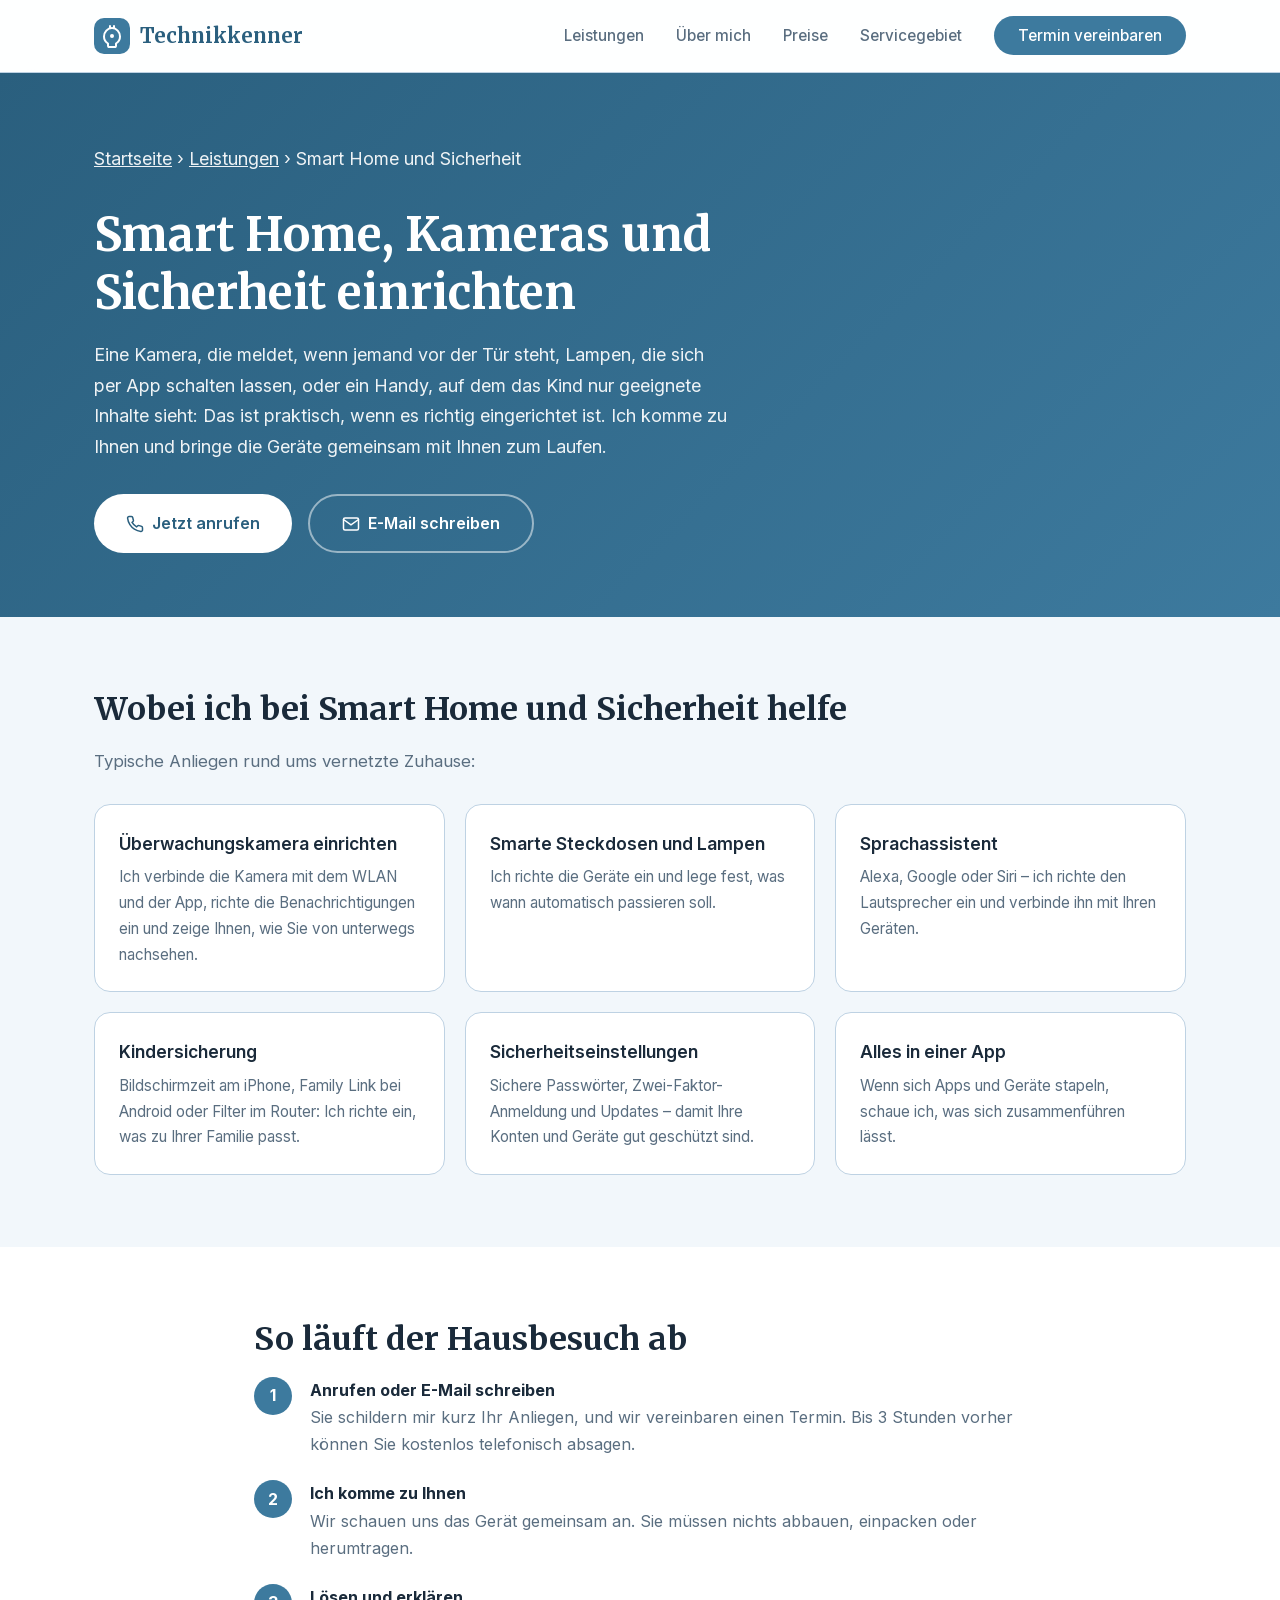
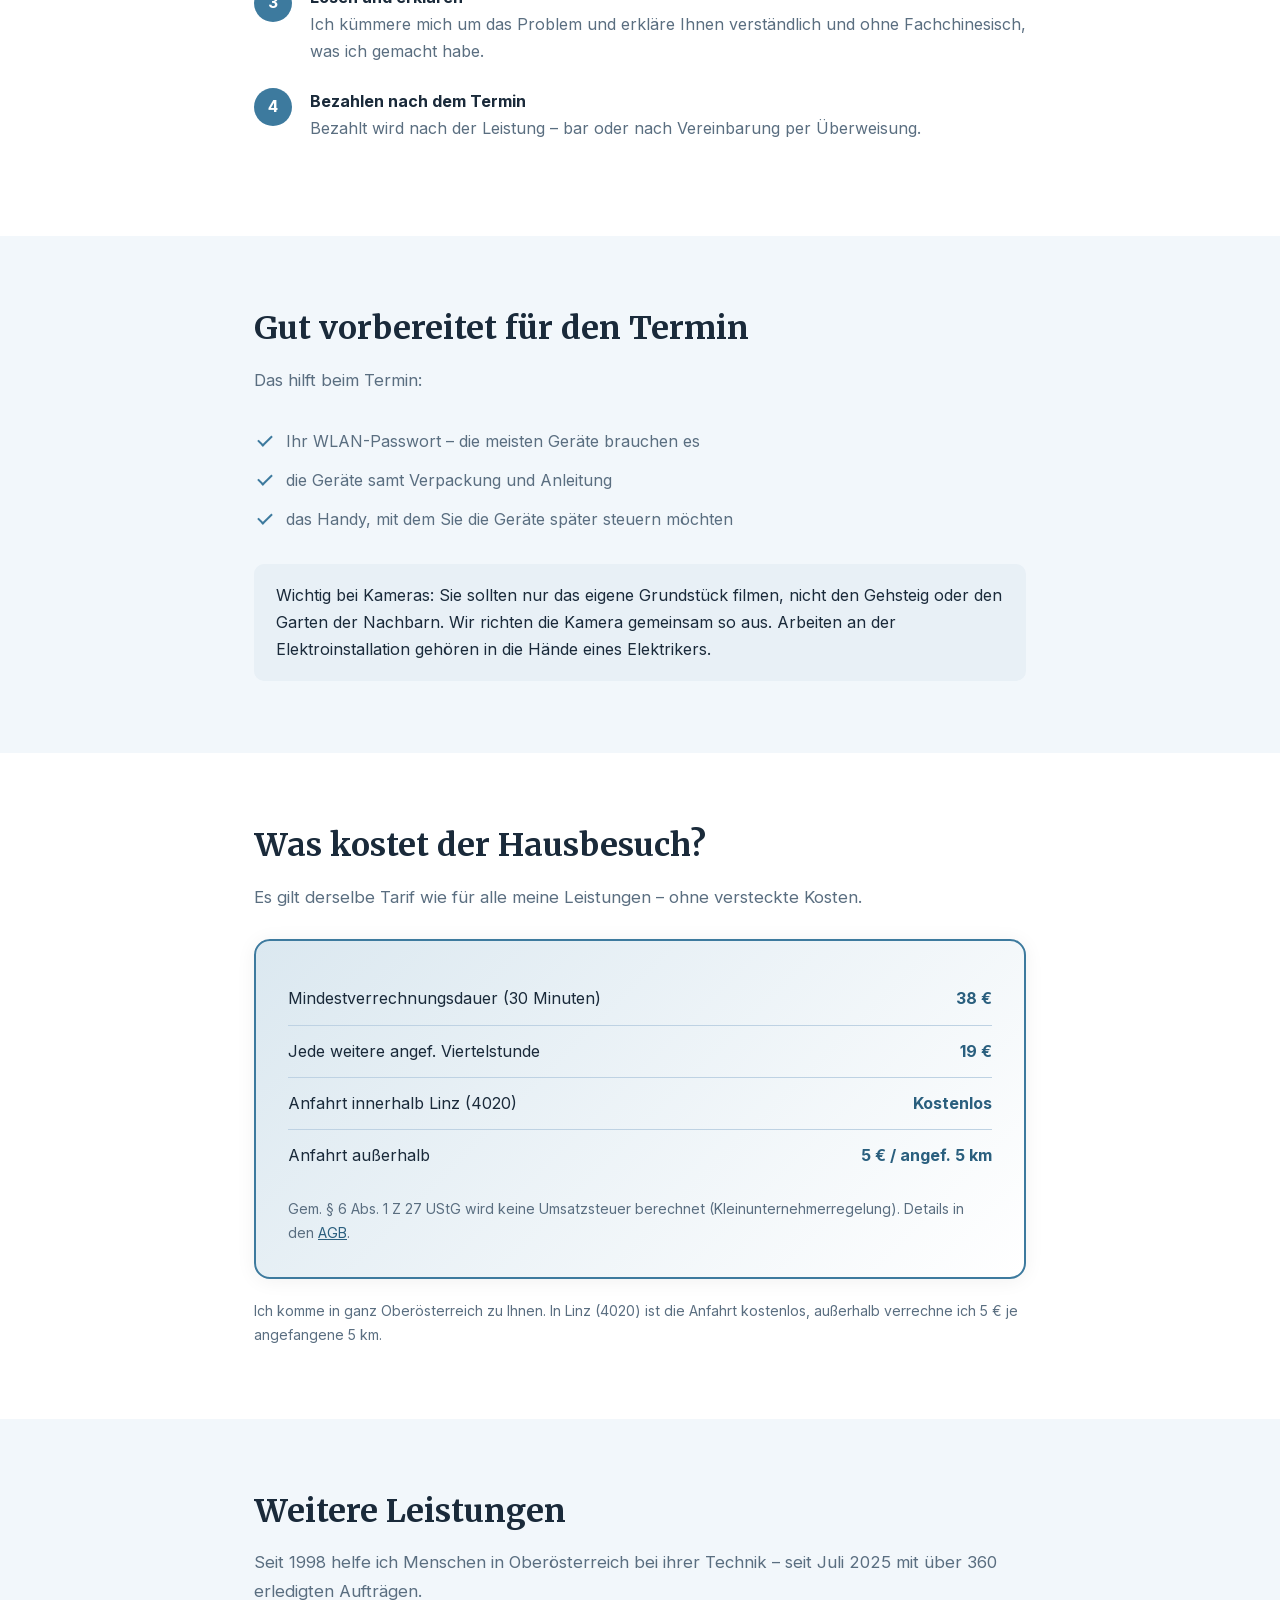
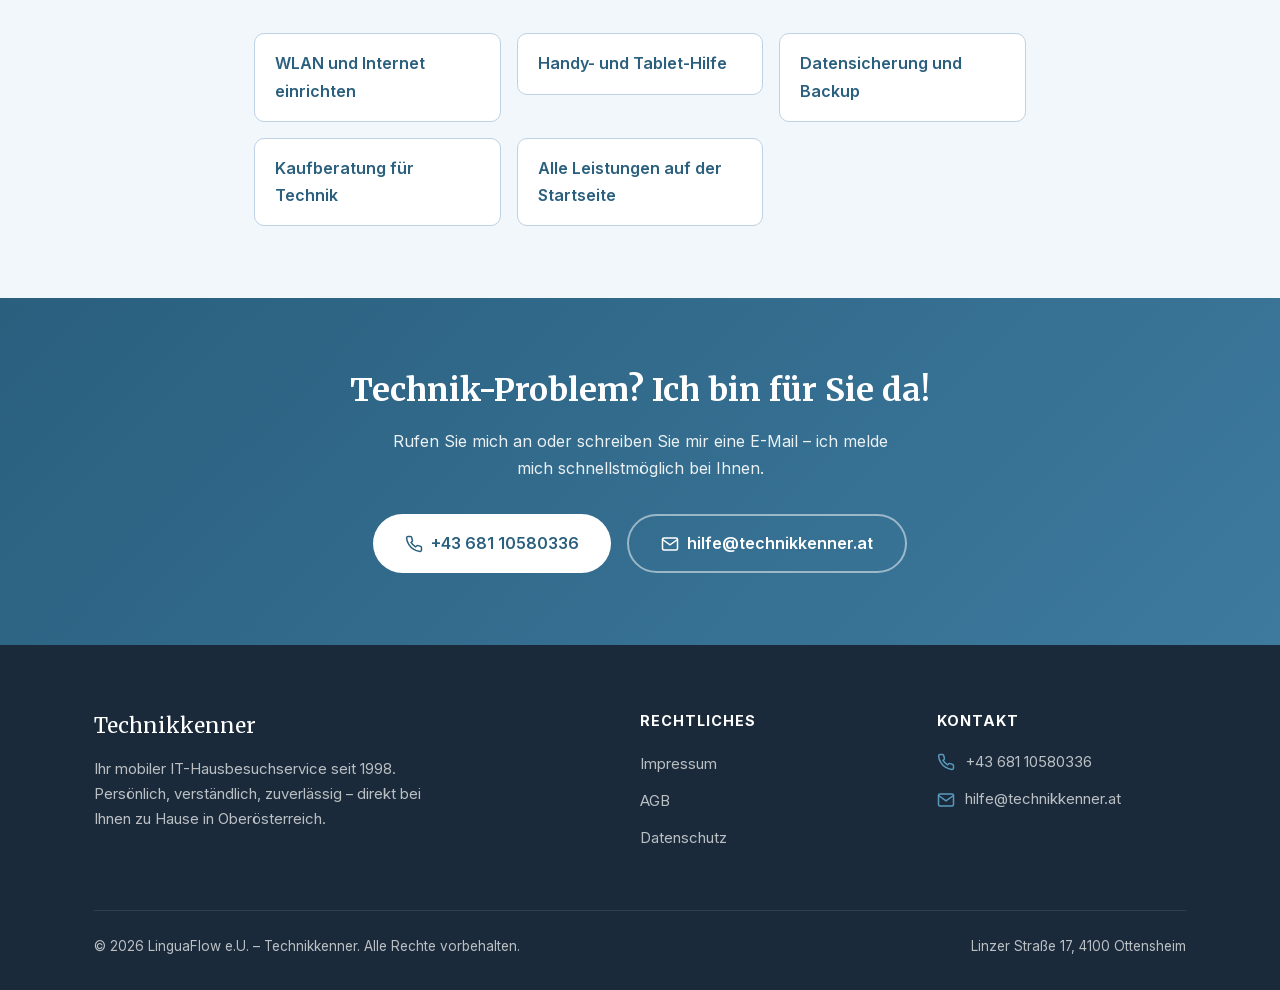
<file: smart-home-einrichten.html>
<!DOCTYPE html>
<html lang="de">
<head>
    <meta charset="UTF-8">
    <meta name="viewport" content="width=device-width, initial-scale=1.0">
    <title>Smart Home & Überwachungskamera einrichten | Technikkenner</title>
    <meta name="description" content="Smart Home einrichten lassen: Überwachungskamera mit App, smarte Steckdosen und Lampen, Kindersicherung am Handy und sichere Einstellungen. In Linz und OÖ.">
    <meta name="author" content="Christian Nouza – LinguaFlow e.U.">
    <meta name="robots" content="index, follow">
    <link rel="canonical" href="https://technikkenner.at/smart-home-einrichten.html">

    <link rel="icon" type="image/png" href="favicon.png">
    <link rel="apple-touch-icon" href="apple-touch-icon.png">

    <meta property="og:type" content="website">
    <meta property="og:url" content="https://technikkenner.at/smart-home-einrichten.html">
    <meta property="og:title" content="Smart Home & Überwachungskamera einrichten | Technikkenner">
    <meta property="og:description" content="Smart Home einrichten lassen: Überwachungskamera mit App, smarte Steckdosen und Lampen, Kindersicherung am Handy und sichere Einstellungen. In Linz und OÖ.">
    <meta property="og:locale" content="de_AT">
    <meta property="og:site_name" content="Technikkenner">
    <meta property="og:image" content="https://technikkenner.at/og-image.jpg">

    <meta name="geo.region" content="AT-4">
    <meta name="geo.placename" content="Linz, Oberösterreich">
    <link rel="stylesheet" href="fonts/fonts.css">
    <link rel="stylesheet" href="leistung.css">
</head>
<body>

<!-- NAVIGATION -->
<nav>
    <div class="container">
        <a href="index.html" class="nav-logo">
            <svg viewBox="0 0 36 36" fill="none" xmlns="http://www.w3.org/2000/svg">
                <rect width="36" height="36" rx="10" fill="#2E7D32"/>
                <path d="M10 18.5C10 14 13.5 10 18 10s8 4 8 8.5c0 3-1.5 5.5-4 7v2.5a1 1 0 01-1 1h-6a1 1 0 01-1-1v-2.5c-2.5-1.5-4-4-4-7z" stroke="#fff" stroke-width="2" stroke-linecap="round" stroke-linejoin="round"/>
                <path d="M15 29h6M16 10V8M20 10V8" stroke="#fff" stroke-width="2" stroke-linecap="round"/>
                <circle cx="18" cy="18" r="2" fill="#fff"/>
            </svg>
            Technikkenner
        </a>
        <ul class="nav-links" id="navLinks">
            <li><a href="index.html#services">Leistungen</a></li>
            <li><a href="index.html#about">Über mich</a></li>
            <li><a href="#preise">Preise</a></li>
            <li><a href="index.html#area">Servicegebiet</a></li>
            <li><a href="#contact" class="nav-cta">Termin vereinbaren</a></li>
        </ul>
        <button class="mobile-toggle" onclick="document.getElementById('navLinks').classList.toggle('active')" aria-label="Menü öffnen">
            <svg fill="none" viewBox="0 0 24 24" stroke="currentColor" stroke-width="2">
                <path stroke-linecap="round" d="M4 6h16M4 12h16M4 18h16"/>
            </svg>
        </button>
    </div>
</nav>

<!-- KOPFBEREICH -->
<header class="page-hero">
    <div class="container">
        <p class="breadcrumb"><a href="index.html">Startseite</a> › <a href="index.html#services">Leistungen</a> › Smart Home und Sicherheit</p>
        <h1>Smart Home, Kameras und Sicherheit einrichten</h1>
        <p>Eine Kamera, die meldet, wenn jemand vor der Tür steht, Lampen, die sich per App schalten lassen, oder ein Handy, auf dem das Kind nur geeignete Inhalte sieht: Das ist praktisch, wenn es richtig eingerichtet ist. Ich komme zu Ihnen und bringe die Geräte gemeinsam mit Ihnen zum Laufen.</p>
        <div class="hero-buttons">
            <a href="tel:+4368110580336" class="btn btn-primary"><svg width="18" height="18" fill="none" viewBox="0 0 24 24" stroke="currentColor" stroke-width="2"><path stroke-linecap="round" d="M22 16.92v3a2 2 0 01-2.18 2 19.79 19.79 0 01-8.63-3.07 19.5 19.5 0 01-6-6 19.79 19.79 0 01-3.07-8.67A2 2 0 014.11 2h3a2 2 0 012 1.72c.127.96.361 1.903.7 2.81a2 2 0 01-.45 2.11L8.09 9.91a16 16 0 006 6l1.27-1.27a2 2 0 012.11-.45c.907.339 1.85.573 2.81.7A2 2 0 0122 16.92z"/></svg> Jetzt anrufen</a>
            <a href="mailto:hilfe@technikkenner.at" class="btn btn-outline"><svg width="18" height="18" fill="none" viewBox="0 0 24 24" stroke="currentColor" stroke-width="2"><path stroke-linecap="round" d="M4 4h16c1.1 0 2 .9 2 2v12a2 2 0 01-2 2H4a2 2 0 01-2-2V6c0-1.1.9-2 2-2z"/><path stroke-linecap="round" d="M22 6l-10 7L2 6"/></svg> E-Mail schreiben</a>
        </div>
    </div>
</header>

<main>
<!-- THEMEN -->
<section>
    <div class="container">
        <h2>Wobei ich bei Smart Home und Sicherheit helfe</h2>
        <p class="lead">Typische Anliegen rund ums vernetzte Zuhause:</p>
        <div class="topic-grid">
            <div class="topic"><h3>Überwachungskamera einrichten</h3><p>Ich verbinde die Kamera mit dem WLAN und der App, richte die Benachrichtigungen ein und zeige Ihnen, wie Sie von unterwegs nachsehen.</p></div>
            <div class="topic"><h3>Smarte Steckdosen und Lampen</h3><p>Ich richte die Geräte ein und lege fest, was wann automatisch passieren soll.</p></div>
            <div class="topic"><h3>Sprachassistent</h3><p>Alexa, Google oder Siri – ich richte den Lautsprecher ein und verbinde ihn mit Ihren Geräten.</p></div>
            <div class="topic"><h3>Kindersicherung</h3><p>Bildschirmzeit am iPhone, Family Link bei Android oder Filter im Router: Ich richte ein, was zu Ihrer Familie passt.</p></div>
            <div class="topic"><h3>Sicherheitseinstellungen</h3><p>Sichere Passwörter, Zwei-Faktor-Anmeldung und Updates – damit Ihre Konten und Geräte gut geschützt sind.</p></div>
            <div class="topic"><h3>Alles in einer App</h3><p>Wenn sich Apps und Geräte stapeln, schaue ich, was sich zusammenführen lässt.</p></div>
        </div>
    </div>
</section>

<!-- ABLAUF -->
<section class="alt">
    <div class="container narrow">
        <h2>So läuft der Hausbesuch ab</h2>
        <ol class="steps">
            <li><strong>Anrufen oder E-Mail schreiben</strong>Sie schildern mir kurz Ihr Anliegen, und wir vereinbaren einen Termin. Bis 3 Stunden vorher können Sie kostenlos telefonisch absagen.</li>
            <li><strong>Ich komme zu Ihnen</strong>Wir schauen uns das Gerät gemeinsam an. Sie müssen nichts abbauen, einpacken oder herumtragen.</li>
            <li><strong>Lösen und erklären</strong>Ich kümmere mich um das Problem und erkläre Ihnen verständlich und ohne Fachchinesisch, was ich gemacht habe.</li>
            <li><strong>Bezahlen nach dem Termin</strong>Bezahlt wird nach der Leistung – bar oder nach Vereinbarung per Überweisung.</li>
        </ol>
    </div>
</section>

<!-- VORBEREITUNG -->
<section>
    <div class="container narrow">
        <h2>Gut vorbereitet für den Termin</h2>
        <p class="lead">Das hilft beim Termin:</p>
        <ul class="checklist">
            <li>Ihr WLAN-Passwort – die meisten Geräte brauchen es</li>
            <li>die Geräte samt Verpackung und Anleitung</li>
            <li>das Handy, mit dem Sie die Geräte später steuern möchten</li>
        </ul>
        <div class="note"><p>Wichtig bei Kameras: Sie sollten nur das eigene Grundstück filmen, nicht den Gehsteig oder den Garten der Nachbarn. Wir richten die Kamera gemeinsam so aus. Arbeiten an der Elektroinstallation gehören in die Hände eines Elektrikers.</p></div>
    </div>
</section>

<!-- PREISE -->
<section class="alt" id="preise">
    <div class="container narrow">
        <h2>Was kostet der Hausbesuch?</h2>
        <p class="lead">Es gilt derselbe Tarif wie für alle meine Leistungen – ohne versteckte Kosten.</p>
        <div class="price-box">
            <div class="price-row"><span>Mindestverrechnungsdauer (30 Minuten)</span><span class="price-value">38 &euro;</span></div>
            <div class="price-row"><span>Jede weitere angef. Viertelstunde</span><span class="price-value">19 &euro;</span></div>
            <div class="price-row"><span>Anfahrt innerhalb Linz (4020)</span><span class="price-value">Kostenlos</span></div>
            <div class="price-row"><span>Anfahrt außerhalb</span><span class="price-value">5 &euro; / angef. 5 km</span></div>
            <p class="price-small">Gem. § 6 Abs. 1 Z 27 UStG wird keine Umsatzsteuer berechnet (Kleinunternehmerregelung). Details in den <a href="agb.html">AGB</a>.</p>
        </div>
        <p class="price-small" style="margin-top: 20px;">Ich komme in ganz Oberösterreich zu Ihnen. In Linz (4020) ist die Anfahrt kostenlos, außerhalb verrechne ich 5 € je angefangene 5 km.</p>
    </div>
</section>

<!-- WEITERE LEISTUNGEN -->
<section>
    <div class="container narrow">
        <h2>Weitere Leistungen</h2>
        <p class="lead">Seit 1998 helfe ich Menschen in Oberösterreich bei ihrer Technik – seit Juli 2025 mit über 360 erledigten Aufträgen.</p>
        <ul class="more-links">
            <li><a href="wlan-internet-einrichten.html">WLAN und Internet einrichten</a></li>
            <li><a href="handy-tablet-hilfe.html">Handy- und Tablet-Hilfe</a></li>
            <li><a href="datensicherung-backup.html">Datensicherung und Backup</a></li>
            <li><a href="kaufberatung-technik.html">Kaufberatung für Technik</a></li>
            <li><a href="index.html#services">Alle Leistungen auf der Startseite</a></li>
        </ul>
    </div>
</section>
</main>

<!-- CTA -->
<section class="cta" id="contact">
    <div class="container">
        <h2>Technik-Problem? Ich bin für Sie da!</h2>
        <p>Rufen Sie mich an oder schreiben Sie mir eine E-Mail – ich melde mich schnellstmöglich bei Ihnen.</p>
        <div class="cta-buttons">
            <a href="tel:+4368110580336" class="btn btn-primary"><svg width="18" height="18" fill="none" viewBox="0 0 24 24" stroke="currentColor" stroke-width="2"><path stroke-linecap="round" d="M22 16.92v3a2 2 0 01-2.18 2 19.79 19.79 0 01-8.63-3.07 19.5 19.5 0 01-6-6 19.79 19.79 0 01-3.07-8.67A2 2 0 014.11 2h3a2 2 0 012 1.72c.127.96.361 1.903.7 2.81a2 2 0 01-.45 2.11L8.09 9.91a16 16 0 006 6l1.27-1.27a2 2 0 012.11-.45c.907.339 1.85.573 2.81.7A2 2 0 0122 16.92z"/></svg> +43 681 10580336</a>
            <a href="mailto:hilfe@technikkenner.at" class="btn btn-outline"><svg width="18" height="18" fill="none" viewBox="0 0 24 24" stroke="currentColor" stroke-width="2"><path stroke-linecap="round" d="M4 4h16c1.1 0 2 .9 2 2v12a2 2 0 01-2 2H4a2 2 0 01-2-2V6c0-1.1.9-2 2-2z"/><path stroke-linecap="round" d="M22 6l-10 7L2 6"/></svg> hilfe@technikkenner.at</a>
        </div>
    </div>
</section>

<!-- FOOTER -->
<footer>
    <div class="container">
        <div class="footer-grid">
            <div>
                <div class="footer-brand">Technikkenner</div>
                <p class="footer-desc">Ihr mobiler IT-Hausbesuchservice seit 1998. Persönlich, verständlich, zuverlässig – direkt bei Ihnen zu Hause in Oberösterreich.</p>
            </div>
            <div>
                <h4>Rechtliches</h4>
                <ul class="footer-links">
                    <li><a href="impressum.html">Impressum</a></li>
                    <li><a href="agb.html">AGB</a></li>
                    <li><a href="datenschutz.html">Datenschutz</a></li>
                </ul>
            </div>
            <div>
                <h4>Kontakt</h4>
                <ul class="footer-contact footer-links">
                    <li><svg fill="none" viewBox="0 0 24 24" stroke="currentColor" stroke-width="2"><path stroke-linecap="round" d="M22 16.92v3a2 2 0 01-2.18 2 19.79 19.79 0 01-8.63-3.07 19.5 19.5 0 01-6-6 19.79 19.79 0 01-3.07-8.67A2 2 0 014.11 2h3a2 2 0 012 1.72c.127.96.361 1.903.7 2.81a2 2 0 01-.45 2.11L8.09 9.91a16 16 0 006 6l1.27-1.27a2 2 0 012.11-.45c.907.339 1.85.573 2.81.7A2 2 0 0122 16.92z"/></svg><a href="tel:+4368110580336">+43 681 10580336</a></li>
                    <li><svg fill="none" viewBox="0 0 24 24" stroke="currentColor" stroke-width="2"><path stroke-linecap="round" d="M4 4h16c1.1 0 2 .9 2 2v12a2 2 0 01-2 2H4a2 2 0 01-2-2V6c0-1.1.9-2 2-2z"/><path stroke-linecap="round" d="M22 6l-10 7L2 6"/></svg><a href="mailto:hilfe@technikkenner.at">hilfe@technikkenner.at</a></li>
                </ul>
            </div>
        </div>
        <div class="footer-bottom">
            <span>&copy; 2026 LinguaFlow e.U. – Technikkenner. Alle Rechte vorbehalten.</span>
            <span>Linzer Straße 17, 4100 Ottensheim</span>
        </div>
    </div>
</footer>

<!-- Cloudflare Web Analytics / Besucher-Statistik -->
<script defer src="https://static.cloudflareinsights.com/beacon.min.js" data-cf-beacon='{"token": "de34199098b642ef9dbeacb883ad72a1"}'></script>
<!-- End Cloudflare Web Analytics -->
</body>
</html>
</file>
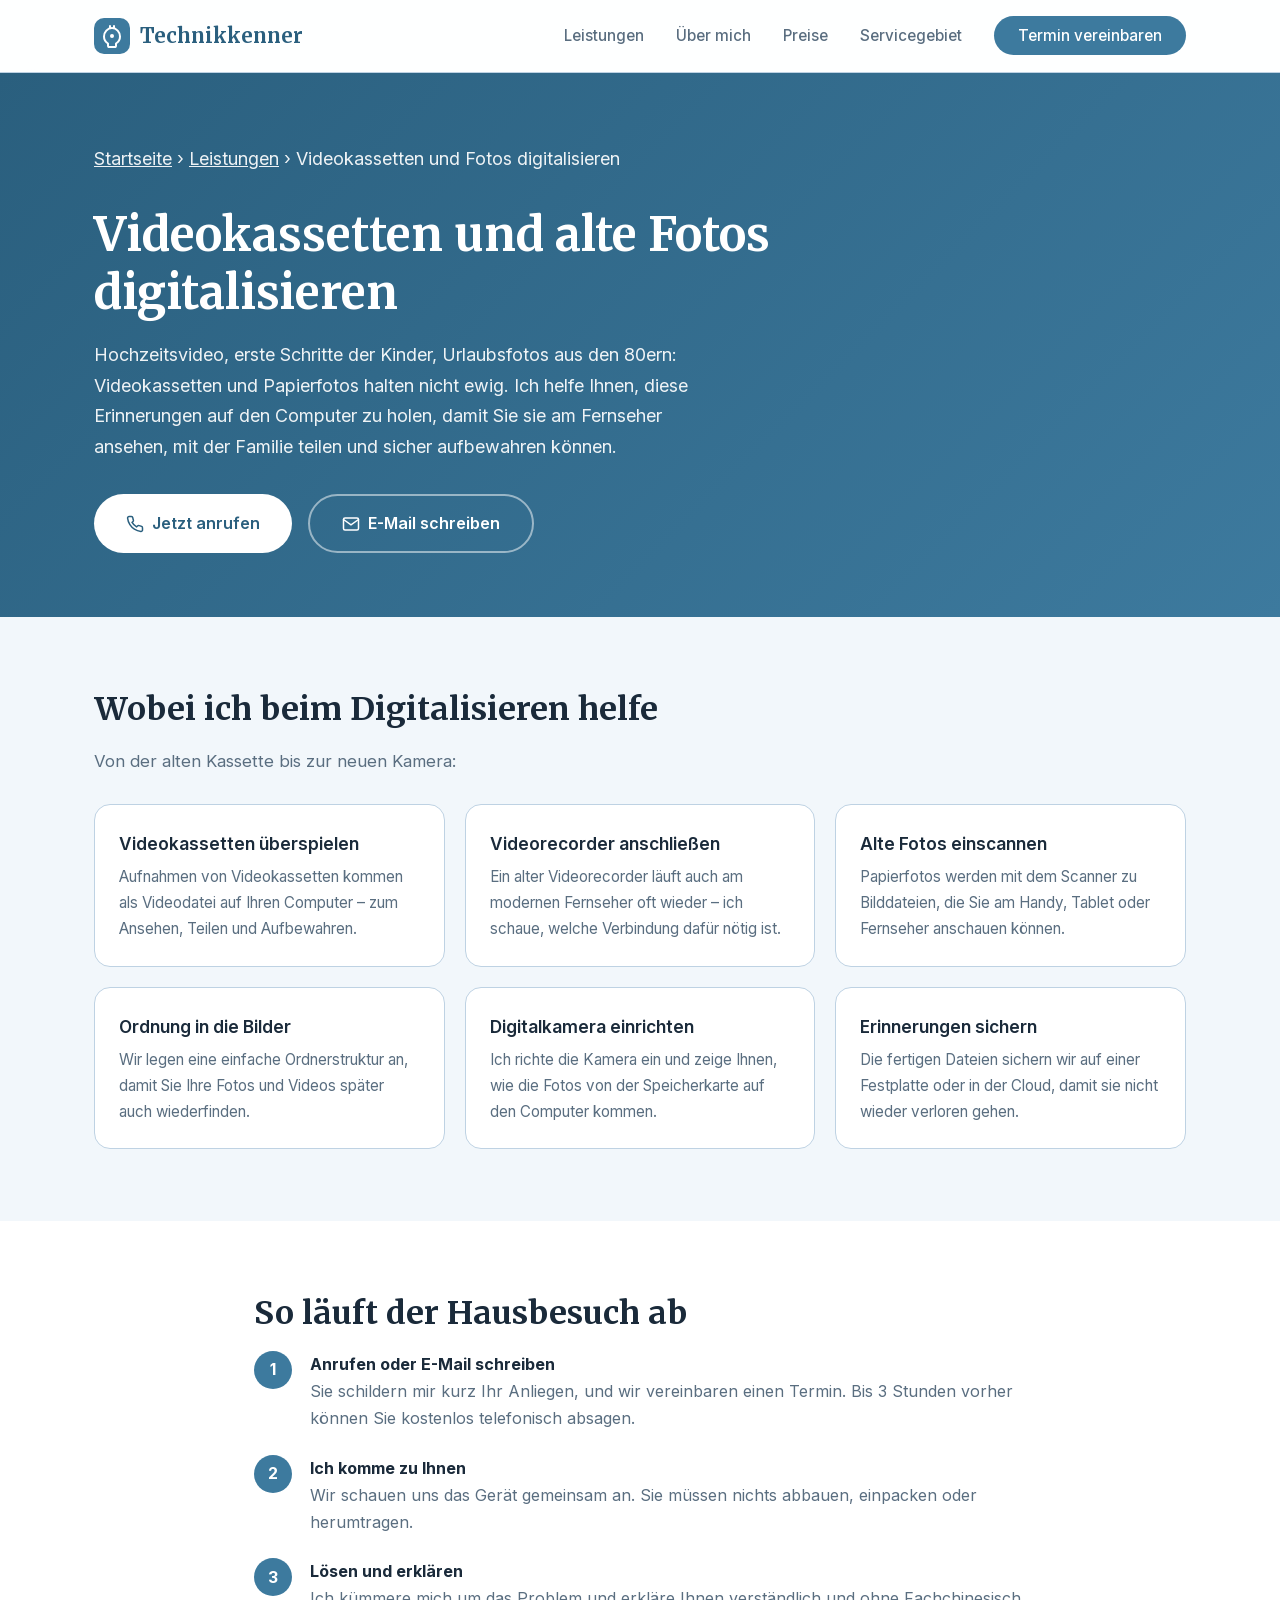
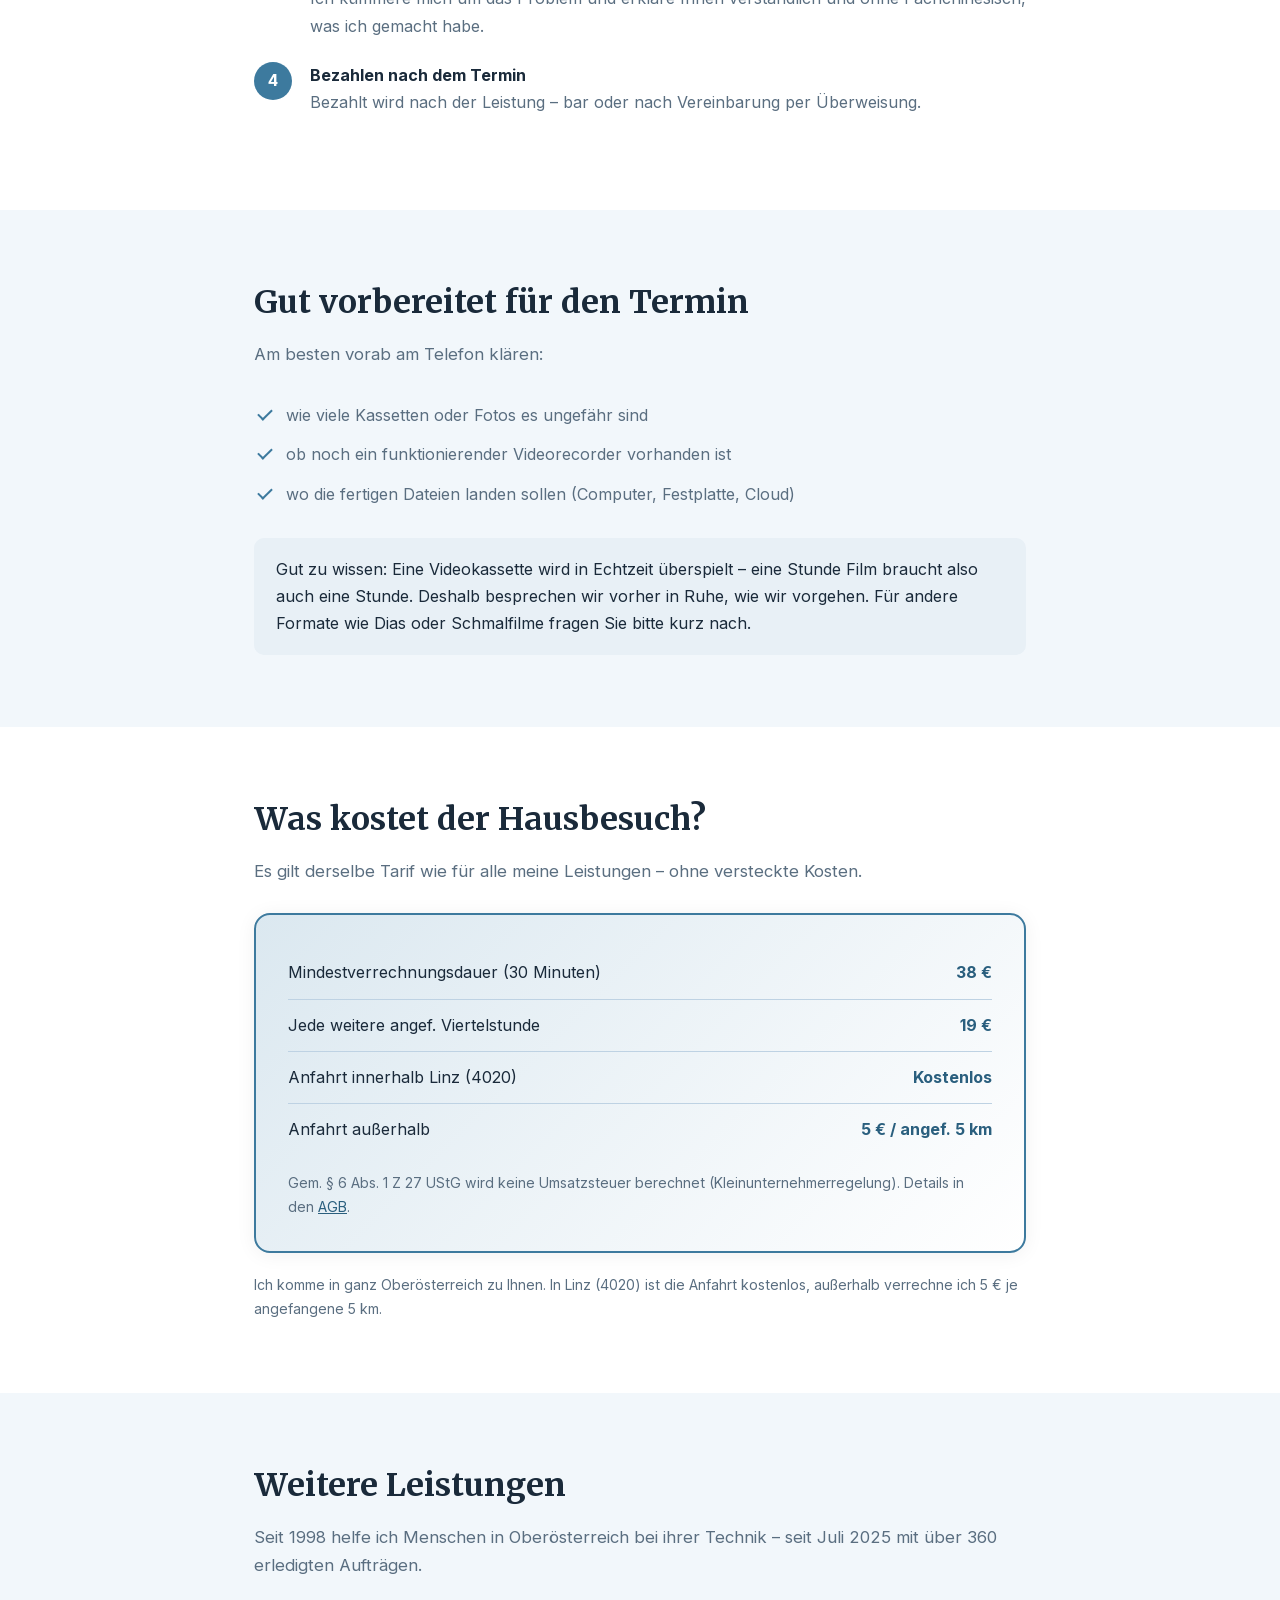
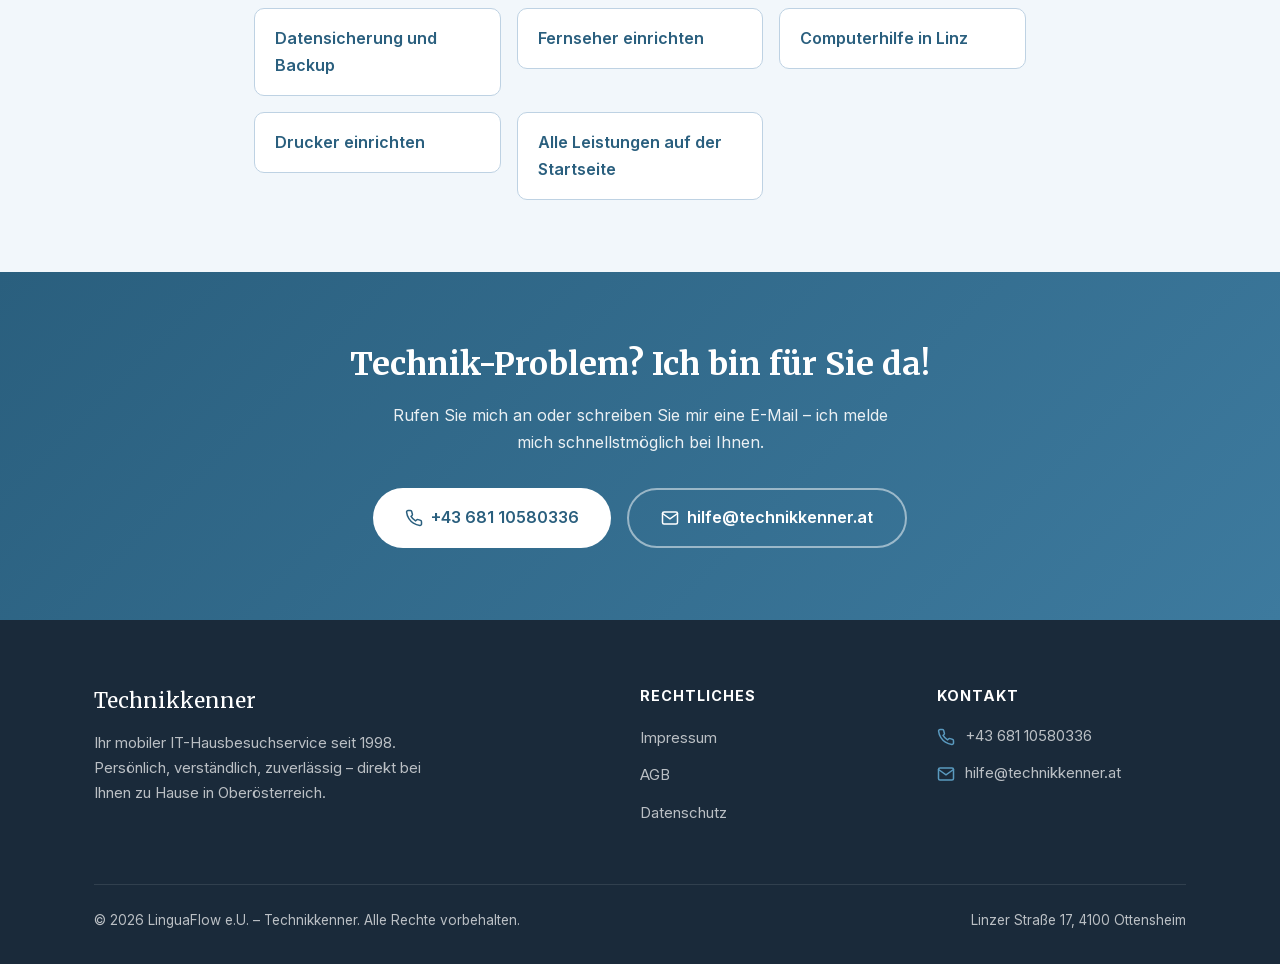
<file: videokassetten-digitalisieren.html>
<!DOCTYPE html>
<html lang="de">
<head>
    <meta charset="UTF-8">
    <meta name="viewport" content="width=device-width, initial-scale=1.0">
    <title>Videokassetten & alte Fotos digitalisieren | Technikkenner</title>
    <meta name="description" content="Videokassetten digitalisieren, alte Fotos einscannen und Erinnerungen dauerhaft sichern. Dazu Hilfe mit Videorecorder und Digitalkamera. In Linz und OÖ.">
    <meta name="author" content="Christian Nouza – LinguaFlow e.U.">
    <meta name="robots" content="index, follow">
    <link rel="canonical" href="https://technikkenner.at/videokassetten-digitalisieren.html">

    <link rel="icon" type="image/png" href="favicon.png">
    <link rel="apple-touch-icon" href="apple-touch-icon.png">

    <meta property="og:type" content="website">
    <meta property="og:url" content="https://technikkenner.at/videokassetten-digitalisieren.html">
    <meta property="og:title" content="Videokassetten & alte Fotos digitalisieren | Technikkenner">
    <meta property="og:description" content="Videokassetten digitalisieren, alte Fotos einscannen und Erinnerungen dauerhaft sichern. Dazu Hilfe mit Videorecorder und Digitalkamera. In Linz und OÖ.">
    <meta property="og:locale" content="de_AT">
    <meta property="og:site_name" content="Technikkenner">
    <meta property="og:image" content="https://technikkenner.at/og-image.jpg">

    <meta name="geo.region" content="AT-4">
    <meta name="geo.placename" content="Linz, Oberösterreich">
    <link rel="stylesheet" href="fonts/fonts.css">
    <link rel="stylesheet" href="leistung.css">
</head>
<body>

<!-- NAVIGATION -->
<nav>
    <div class="container">
        <a href="index.html" class="nav-logo">
            <svg viewBox="0 0 36 36" fill="none" xmlns="http://www.w3.org/2000/svg">
                <rect width="36" height="36" rx="10" fill="#2E7D32"/>
                <path d="M10 18.5C10 14 13.5 10 18 10s8 4 8 8.5c0 3-1.5 5.5-4 7v2.5a1 1 0 01-1 1h-6a1 1 0 01-1-1v-2.5c-2.5-1.5-4-4-4-7z" stroke="#fff" stroke-width="2" stroke-linecap="round" stroke-linejoin="round"/>
                <path d="M15 29h6M16 10V8M20 10V8" stroke="#fff" stroke-width="2" stroke-linecap="round"/>
                <circle cx="18" cy="18" r="2" fill="#fff"/>
            </svg>
            Technikkenner
        </a>
        <ul class="nav-links" id="navLinks">
            <li><a href="index.html#services">Leistungen</a></li>
            <li><a href="index.html#about">Über mich</a></li>
            <li><a href="#preise">Preise</a></li>
            <li><a href="index.html#area">Servicegebiet</a></li>
            <li><a href="#contact" class="nav-cta">Termin vereinbaren</a></li>
        </ul>
        <button class="mobile-toggle" onclick="document.getElementById('navLinks').classList.toggle('active')" aria-label="Menü öffnen">
            <svg fill="none" viewBox="0 0 24 24" stroke="currentColor" stroke-width="2">
                <path stroke-linecap="round" d="M4 6h16M4 12h16M4 18h16"/>
            </svg>
        </button>
    </div>
</nav>

<!-- KOPFBEREICH -->
<header class="page-hero">
    <div class="container">
        <p class="breadcrumb"><a href="index.html">Startseite</a> › <a href="index.html#services">Leistungen</a> › Videokassetten und Fotos digitalisieren</p>
        <h1>Videokassetten und alte Fotos digitalisieren</h1>
        <p>Hochzeitsvideo, erste Schritte der Kinder, Urlaubsfotos aus den 80ern: Videokassetten und Papierfotos halten nicht ewig. Ich helfe Ihnen, diese Erinnerungen auf den Computer zu holen, damit Sie sie am Fernseher ansehen, mit der Familie teilen und sicher aufbewahren können.</p>
        <div class="hero-buttons">
            <a href="tel:+4368110580336" class="btn btn-primary"><svg width="18" height="18" fill="none" viewBox="0 0 24 24" stroke="currentColor" stroke-width="2"><path stroke-linecap="round" d="M22 16.92v3a2 2 0 01-2.18 2 19.79 19.79 0 01-8.63-3.07 19.5 19.5 0 01-6-6 19.79 19.79 0 01-3.07-8.67A2 2 0 014.11 2h3a2 2 0 012 1.72c.127.96.361 1.903.7 2.81a2 2 0 01-.45 2.11L8.09 9.91a16 16 0 006 6l1.27-1.27a2 2 0 012.11-.45c.907.339 1.85.573 2.81.7A2 2 0 0122 16.92z"/></svg> Jetzt anrufen</a>
            <a href="mailto:hilfe@technikkenner.at" class="btn btn-outline"><svg width="18" height="18" fill="none" viewBox="0 0 24 24" stroke="currentColor" stroke-width="2"><path stroke-linecap="round" d="M4 4h16c1.1 0 2 .9 2 2v12a2 2 0 01-2 2H4a2 2 0 01-2-2V6c0-1.1.9-2 2-2z"/><path stroke-linecap="round" d="M22 6l-10 7L2 6"/></svg> E-Mail schreiben</a>
        </div>
    </div>
</header>

<main>
<!-- THEMEN -->
<section>
    <div class="container">
        <h2>Wobei ich beim Digitalisieren helfe</h2>
        <p class="lead">Von der alten Kassette bis zur neuen Kamera:</p>
        <div class="topic-grid">
            <div class="topic"><h3>Videokassetten überspielen</h3><p>Aufnahmen von Videokassetten kommen als Videodatei auf Ihren Computer – zum Ansehen, Teilen und Aufbewahren.</p></div>
            <div class="topic"><h3>Videorecorder anschließen</h3><p>Ein alter Videorecorder läuft auch am modernen Fernseher oft wieder – ich schaue, welche Verbindung dafür nötig ist.</p></div>
            <div class="topic"><h3>Alte Fotos einscannen</h3><p>Papierfotos werden mit dem Scanner zu Bilddateien, die Sie am Handy, Tablet oder Fernseher anschauen können.</p></div>
            <div class="topic"><h3>Ordnung in die Bilder</h3><p>Wir legen eine einfache Ordnerstruktur an, damit Sie Ihre Fotos und Videos später auch wiederfinden.</p></div>
            <div class="topic"><h3>Digitalkamera einrichten</h3><p>Ich richte die Kamera ein und zeige Ihnen, wie die Fotos von der Speicherkarte auf den Computer kommen.</p></div>
            <div class="topic"><h3>Erinnerungen sichern</h3><p>Die fertigen Dateien sichern wir auf einer Festplatte oder in der Cloud, damit sie nicht wieder verloren gehen.</p></div>
        </div>
    </div>
</section>

<!-- ABLAUF -->
<section class="alt">
    <div class="container narrow">
        <h2>So läuft der Hausbesuch ab</h2>
        <ol class="steps">
            <li><strong>Anrufen oder E-Mail schreiben</strong>Sie schildern mir kurz Ihr Anliegen, und wir vereinbaren einen Termin. Bis 3 Stunden vorher können Sie kostenlos telefonisch absagen.</li>
            <li><strong>Ich komme zu Ihnen</strong>Wir schauen uns das Gerät gemeinsam an. Sie müssen nichts abbauen, einpacken oder herumtragen.</li>
            <li><strong>Lösen und erklären</strong>Ich kümmere mich um das Problem und erkläre Ihnen verständlich und ohne Fachchinesisch, was ich gemacht habe.</li>
            <li><strong>Bezahlen nach dem Termin</strong>Bezahlt wird nach der Leistung – bar oder nach Vereinbarung per Überweisung.</li>
        </ol>
    </div>
</section>

<!-- VORBEREITUNG -->
<section>
    <div class="container narrow">
        <h2>Gut vorbereitet für den Termin</h2>
        <p class="lead">Am besten vorab am Telefon klären:</p>
        <ul class="checklist">
            <li>wie viele Kassetten oder Fotos es ungefähr sind</li>
            <li>ob noch ein funktionierender Videorecorder vorhanden ist</li>
            <li>wo die fertigen Dateien landen sollen (Computer, Festplatte, Cloud)</li>
        </ul>
        <div class="note"><p>Gut zu wissen: Eine Videokassette wird in Echtzeit überspielt – eine Stunde Film braucht also auch eine Stunde. Deshalb besprechen wir vorher in Ruhe, wie wir vorgehen. Für andere Formate wie Dias oder Schmalfilme fragen Sie bitte kurz nach.</p></div>
    </div>
</section>

<!-- PREISE -->
<section class="alt" id="preise">
    <div class="container narrow">
        <h2>Was kostet der Hausbesuch?</h2>
        <p class="lead">Es gilt derselbe Tarif wie für alle meine Leistungen – ohne versteckte Kosten.</p>
        <div class="price-box">
            <div class="price-row"><span>Mindestverrechnungsdauer (30 Minuten)</span><span class="price-value">38 &euro;</span></div>
            <div class="price-row"><span>Jede weitere angef. Viertelstunde</span><span class="price-value">19 &euro;</span></div>
            <div class="price-row"><span>Anfahrt innerhalb Linz (4020)</span><span class="price-value">Kostenlos</span></div>
            <div class="price-row"><span>Anfahrt außerhalb</span><span class="price-value">5 &euro; / angef. 5 km</span></div>
            <p class="price-small">Gem. § 6 Abs. 1 Z 27 UStG wird keine Umsatzsteuer berechnet (Kleinunternehmerregelung). Details in den <a href="agb.html">AGB</a>.</p>
        </div>
        <p class="price-small" style="margin-top: 20px;">Ich komme in ganz Oberösterreich zu Ihnen. In Linz (4020) ist die Anfahrt kostenlos, außerhalb verrechne ich 5 € je angefangene 5 km.</p>
    </div>
</section>

<!-- WEITERE LEISTUNGEN -->
<section>
    <div class="container narrow">
        <h2>Weitere Leistungen</h2>
        <p class="lead">Seit 1998 helfe ich Menschen in Oberösterreich bei ihrer Technik – seit Juli 2025 mit über 360 erledigten Aufträgen.</p>
        <ul class="more-links">
            <li><a href="datensicherung-backup.html">Datensicherung und Backup</a></li>
            <li><a href="fernseher-einrichten.html">Fernseher einrichten</a></li>
            <li><a href="computerhilfe-linz.html">Computerhilfe in Linz</a></li>
            <li><a href="drucker-einrichten.html">Drucker einrichten</a></li>
            <li><a href="index.html#services">Alle Leistungen auf der Startseite</a></li>
        </ul>
    </div>
</section>
</main>

<!-- CTA -->
<section class="cta" id="contact">
    <div class="container">
        <h2>Technik-Problem? Ich bin für Sie da!</h2>
        <p>Rufen Sie mich an oder schreiben Sie mir eine E-Mail – ich melde mich schnellstmöglich bei Ihnen.</p>
        <div class="cta-buttons">
            <a href="tel:+4368110580336" class="btn btn-primary"><svg width="18" height="18" fill="none" viewBox="0 0 24 24" stroke="currentColor" stroke-width="2"><path stroke-linecap="round" d="M22 16.92v3a2 2 0 01-2.18 2 19.79 19.79 0 01-8.63-3.07 19.5 19.5 0 01-6-6 19.79 19.79 0 01-3.07-8.67A2 2 0 014.11 2h3a2 2 0 012 1.72c.127.96.361 1.903.7 2.81a2 2 0 01-.45 2.11L8.09 9.91a16 16 0 006 6l1.27-1.27a2 2 0 012.11-.45c.907.339 1.85.573 2.81.7A2 2 0 0122 16.92z"/></svg> +43 681 10580336</a>
            <a href="mailto:hilfe@technikkenner.at" class="btn btn-outline"><svg width="18" height="18" fill="none" viewBox="0 0 24 24" stroke="currentColor" stroke-width="2"><path stroke-linecap="round" d="M4 4h16c1.1 0 2 .9 2 2v12a2 2 0 01-2 2H4a2 2 0 01-2-2V6c0-1.1.9-2 2-2z"/><path stroke-linecap="round" d="M22 6l-10 7L2 6"/></svg> hilfe@technikkenner.at</a>
        </div>
    </div>
</section>

<!-- FOOTER -->
<footer>
    <div class="container">
        <div class="footer-grid">
            <div>
                <div class="footer-brand">Technikkenner</div>
                <p class="footer-desc">Ihr mobiler IT-Hausbesuchservice seit 1998. Persönlich, verständlich, zuverlässig – direkt bei Ihnen zu Hause in Oberösterreich.</p>
            </div>
            <div>
                <h4>Rechtliches</h4>
                <ul class="footer-links">
                    <li><a href="impressum.html">Impressum</a></li>
                    <li><a href="agb.html">AGB</a></li>
                    <li><a href="datenschutz.html">Datenschutz</a></li>
                </ul>
            </div>
            <div>
                <h4>Kontakt</h4>
                <ul class="footer-contact footer-links">
                    <li><svg fill="none" viewBox="0 0 24 24" stroke="currentColor" stroke-width="2"><path stroke-linecap="round" d="M22 16.92v3a2 2 0 01-2.18 2 19.79 19.79 0 01-8.63-3.07 19.5 19.5 0 01-6-6 19.79 19.79 0 01-3.07-8.67A2 2 0 014.11 2h3a2 2 0 012 1.72c.127.96.361 1.903.7 2.81a2 2 0 01-.45 2.11L8.09 9.91a16 16 0 006 6l1.27-1.27a2 2 0 012.11-.45c.907.339 1.85.573 2.81.7A2 2 0 0122 16.92z"/></svg><a href="tel:+4368110580336">+43 681 10580336</a></li>
                    <li><svg fill="none" viewBox="0 0 24 24" stroke="currentColor" stroke-width="2"><path stroke-linecap="round" d="M4 4h16c1.1 0 2 .9 2 2v12a2 2 0 01-2 2H4a2 2 0 01-2-2V6c0-1.1.9-2 2-2z"/><path stroke-linecap="round" d="M22 6l-10 7L2 6"/></svg><a href="mailto:hilfe@technikkenner.at">hilfe@technikkenner.at</a></li>
                </ul>
            </div>
        </div>
        <div class="footer-bottom">
            <span>&copy; 2026 LinguaFlow e.U. – Technikkenner. Alle Rechte vorbehalten.</span>
            <span>Linzer Straße 17, 4100 Ottensheim</span>
        </div>
    </div>
</footer>

<!-- Cloudflare Web Analytics / Besucher-Statistik -->
<script defer src="https://static.cloudflareinsights.com/beacon.min.js" data-cf-beacon='{"token": "de34199098b642ef9dbeacb883ad72a1"}'></script>
<!-- End Cloudflare Web Analytics -->
</body>
</html>
</file>
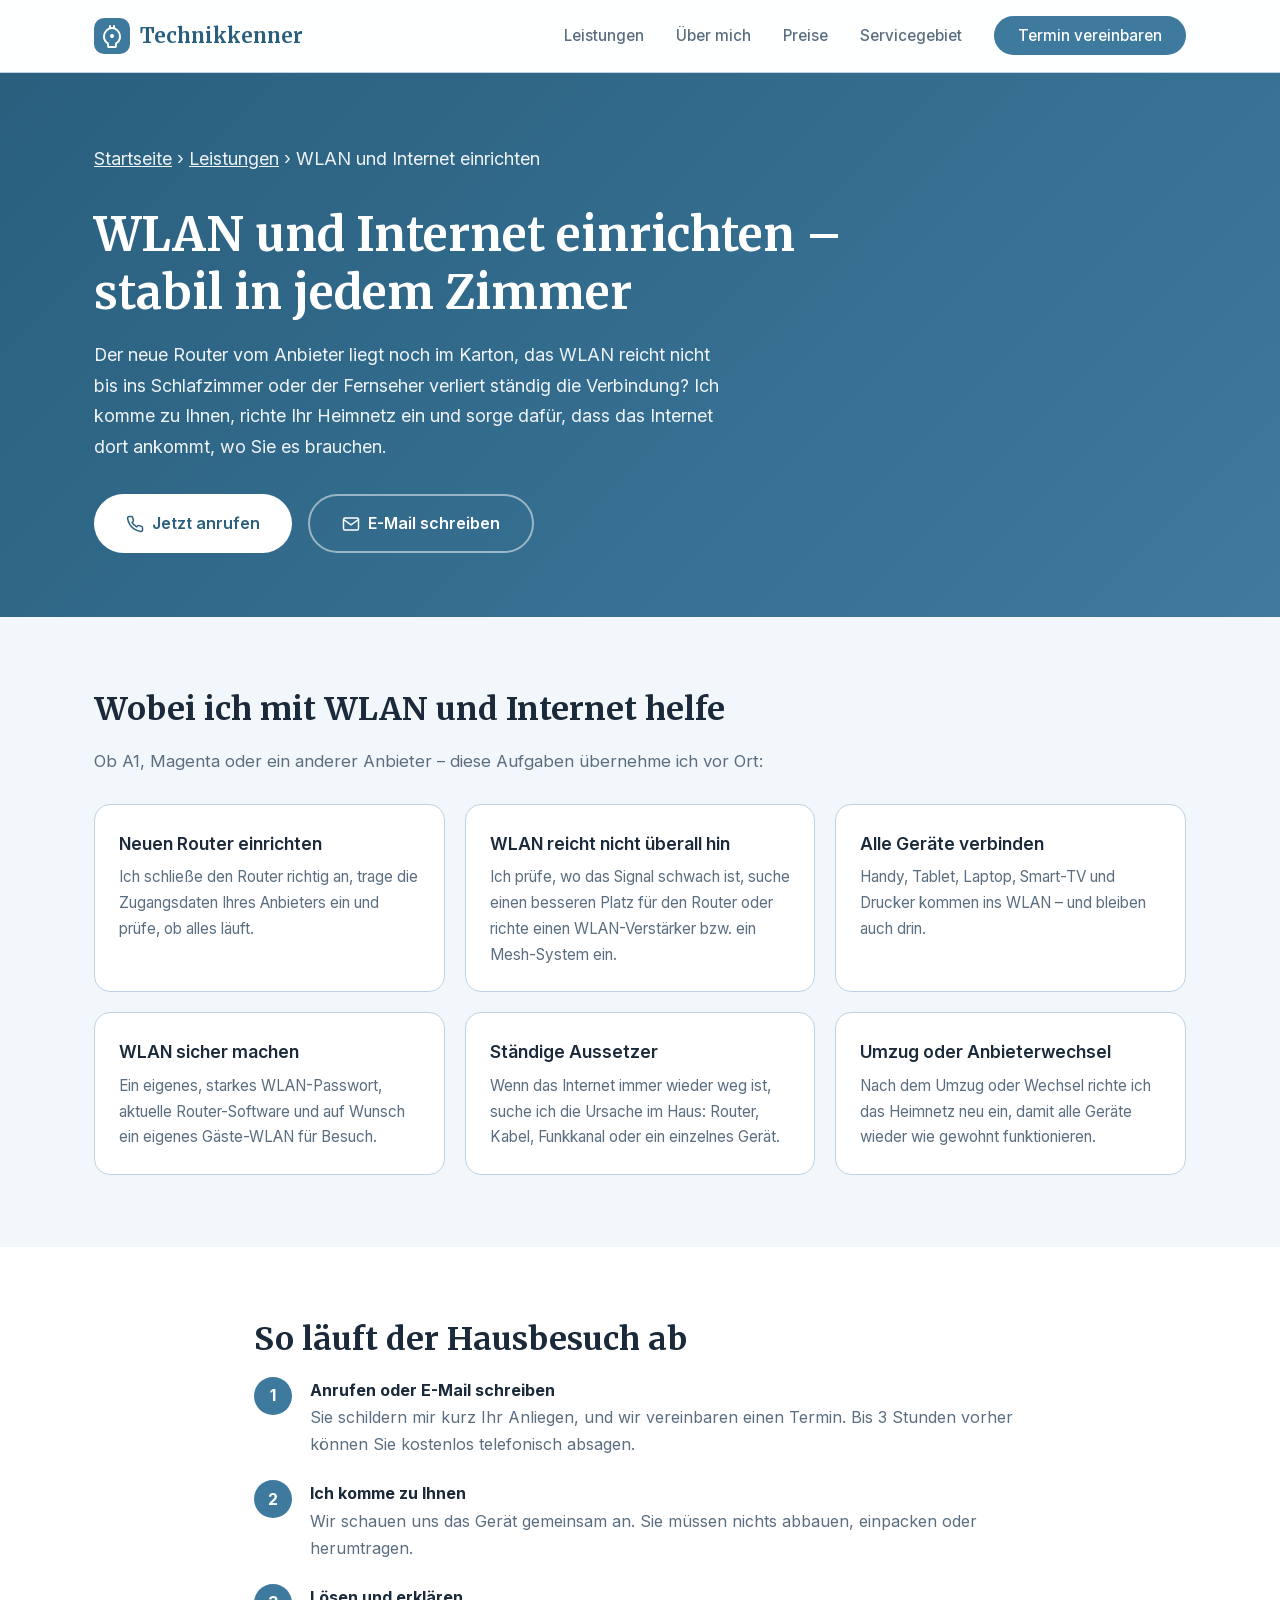
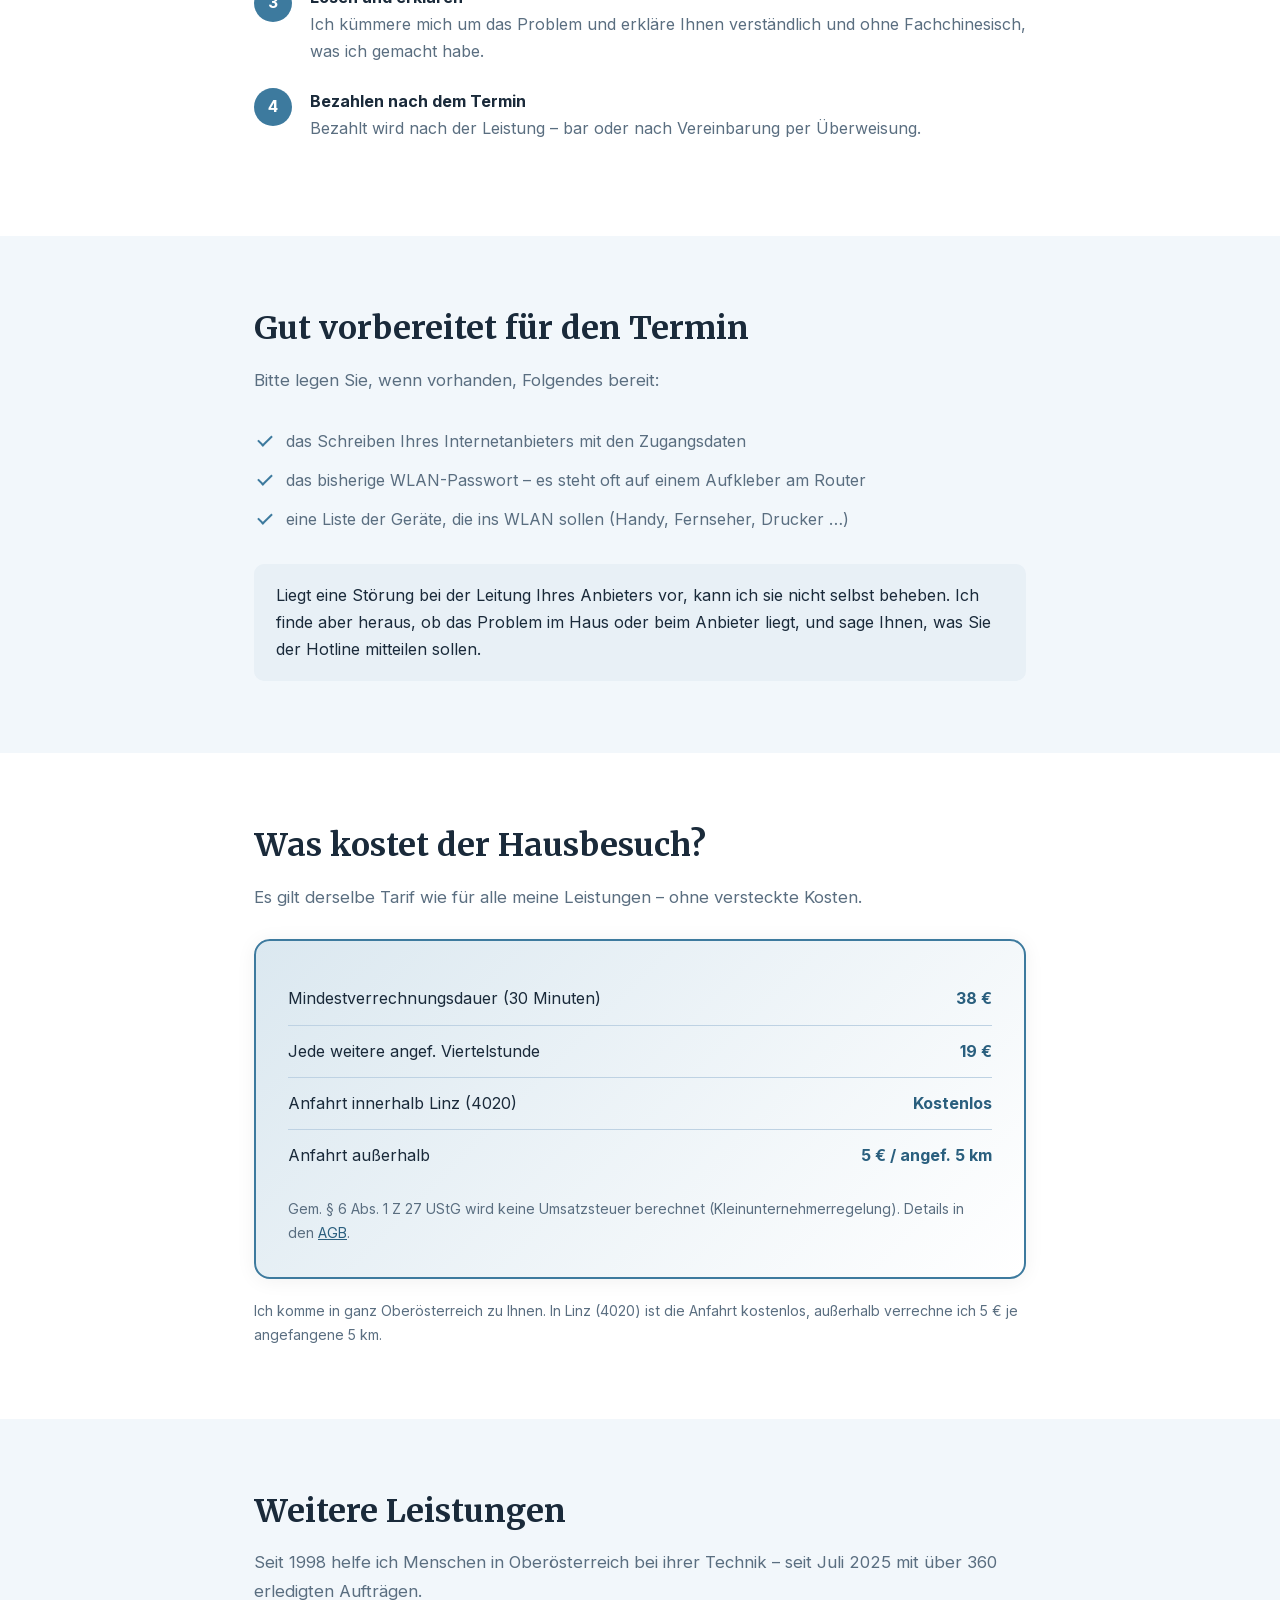
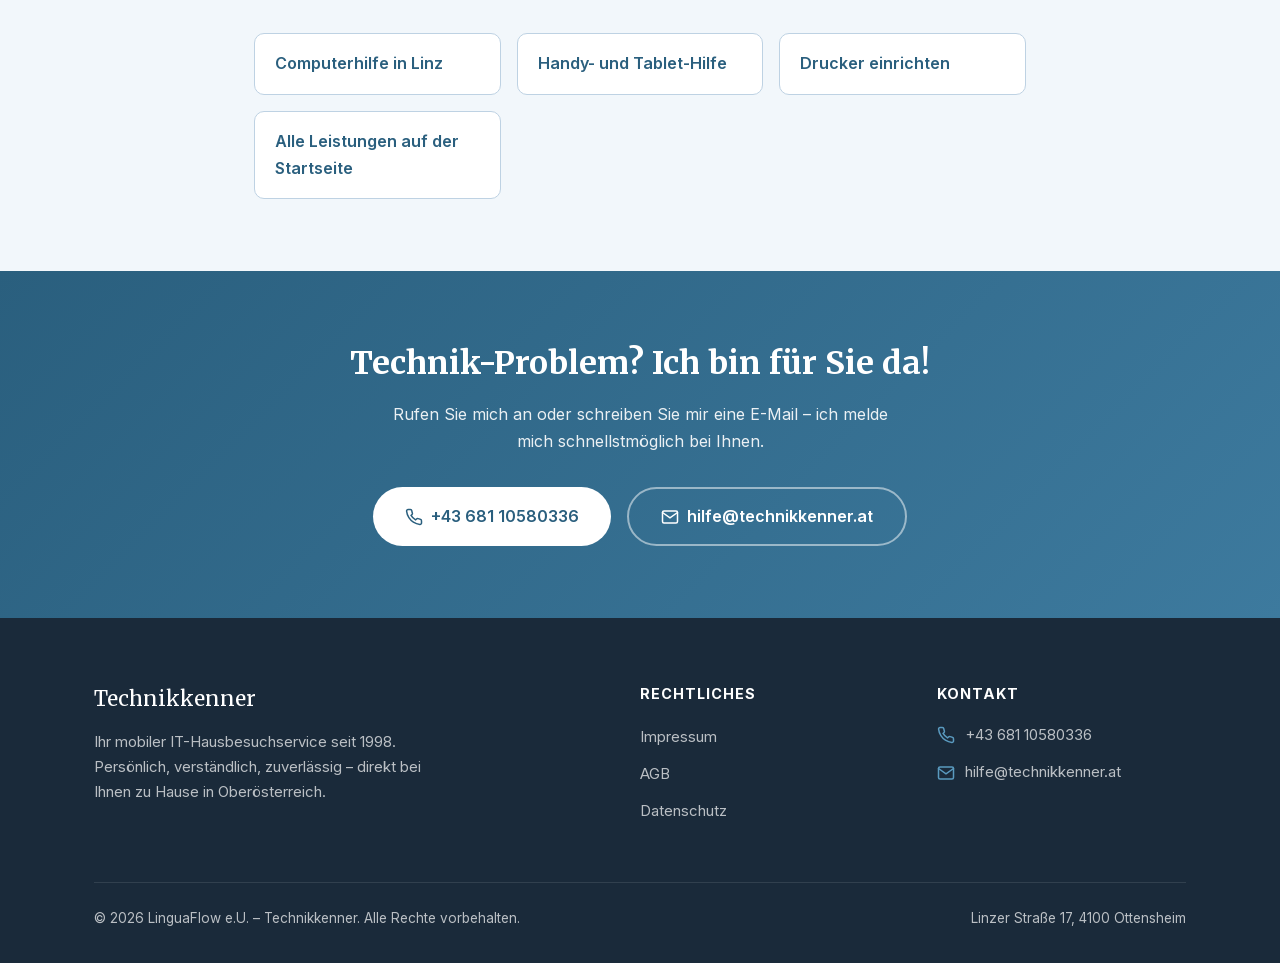
<file: wlan-internet-einrichten.html>
<!DOCTYPE html>
<html lang="de">
<head>
    <meta charset="UTF-8">
    <meta name="viewport" content="width=device-width, initial-scale=1.0">
    <title>WLAN und Internet einrichten lassen – Linz | Technikkenner</title>
    <meta name="description" content="WLAN und Internet einrichten lassen: Router anschließen, WLAN in jedes Zimmer bringen, Geräte verbinden und absichern. Vor Ort in Linz und ganz OÖ.">
    <meta name="author" content="Christian Nouza – LinguaFlow e.U.">
    <meta name="robots" content="index, follow">
    <link rel="canonical" href="https://technikkenner.at/wlan-internet-einrichten.html">

    <link rel="icon" type="image/png" href="favicon.png">
    <link rel="apple-touch-icon" href="apple-touch-icon.png">

    <meta property="og:type" content="website">
    <meta property="og:url" content="https://technikkenner.at/wlan-internet-einrichten.html">
    <meta property="og:title" content="WLAN und Internet einrichten lassen – Linz | Technikkenner">
    <meta property="og:description" content="WLAN und Internet einrichten lassen: Router anschließen, WLAN in jedes Zimmer bringen, Geräte verbinden und absichern. Vor Ort in Linz und ganz OÖ.">
    <meta property="og:locale" content="de_AT">
    <meta property="og:site_name" content="Technikkenner">
    <meta property="og:image" content="https://technikkenner.at/og-image.jpg">

    <meta name="geo.region" content="AT-4">
    <meta name="geo.placename" content="Linz, Oberösterreich">
    <link rel="stylesheet" href="fonts/fonts.css">
    <link rel="stylesheet" href="leistung.css">
</head>
<body>

<!-- NAVIGATION -->
<nav>
    <div class="container">
        <a href="index.html" class="nav-logo">
            <svg viewBox="0 0 36 36" fill="none" xmlns="http://www.w3.org/2000/svg">
                <rect width="36" height="36" rx="10" fill="#2E7D32"/>
                <path d="M10 18.5C10 14 13.5 10 18 10s8 4 8 8.5c0 3-1.5 5.5-4 7v2.5a1 1 0 01-1 1h-6a1 1 0 01-1-1v-2.5c-2.5-1.5-4-4-4-7z" stroke="#fff" stroke-width="2" stroke-linecap="round" stroke-linejoin="round"/>
                <path d="M15 29h6M16 10V8M20 10V8" stroke="#fff" stroke-width="2" stroke-linecap="round"/>
                <circle cx="18" cy="18" r="2" fill="#fff"/>
            </svg>
            Technikkenner
        </a>
        <ul class="nav-links" id="navLinks">
            <li><a href="index.html#services">Leistungen</a></li>
            <li><a href="index.html#about">Über mich</a></li>
            <li><a href="#preise">Preise</a></li>
            <li><a href="index.html#area">Servicegebiet</a></li>
            <li><a href="#contact" class="nav-cta">Termin vereinbaren</a></li>
        </ul>
        <button class="mobile-toggle" onclick="document.getElementById('navLinks').classList.toggle('active')" aria-label="Menü öffnen">
            <svg fill="none" viewBox="0 0 24 24" stroke="currentColor" stroke-width="2">
                <path stroke-linecap="round" d="M4 6h16M4 12h16M4 18h16"/>
            </svg>
        </button>
    </div>
</nav>

<!-- KOPFBEREICH -->
<header class="page-hero">
    <div class="container">
        <p class="breadcrumb"><a href="index.html">Startseite</a> › <a href="index.html#services">Leistungen</a> › WLAN und Internet einrichten</p>
        <h1>WLAN und Internet einrichten – stabil in jedem Zimmer</h1>
        <p>Der neue Router vom Anbieter liegt noch im Karton, das WLAN reicht nicht bis ins Schlafzimmer oder der Fernseher verliert ständig die Verbindung? Ich komme zu Ihnen, richte Ihr Heimnetz ein und sorge dafür, dass das Internet dort ankommt, wo Sie es brauchen.</p>
        <div class="hero-buttons">
            <a href="tel:+4368110580336" class="btn btn-primary"><svg width="18" height="18" fill="none" viewBox="0 0 24 24" stroke="currentColor" stroke-width="2"><path stroke-linecap="round" d="M22 16.92v3a2 2 0 01-2.18 2 19.79 19.79 0 01-8.63-3.07 19.5 19.5 0 01-6-6 19.79 19.79 0 01-3.07-8.67A2 2 0 014.11 2h3a2 2 0 012 1.72c.127.96.361 1.903.7 2.81a2 2 0 01-.45 2.11L8.09 9.91a16 16 0 006 6l1.27-1.27a2 2 0 012.11-.45c.907.339 1.85.573 2.81.7A2 2 0 0122 16.92z"/></svg> Jetzt anrufen</a>
            <a href="mailto:hilfe@technikkenner.at" class="btn btn-outline"><svg width="18" height="18" fill="none" viewBox="0 0 24 24" stroke="currentColor" stroke-width="2"><path stroke-linecap="round" d="M4 4h16c1.1 0 2 .9 2 2v12a2 2 0 01-2 2H4a2 2 0 01-2-2V6c0-1.1.9-2 2-2z"/><path stroke-linecap="round" d="M22 6l-10 7L2 6"/></svg> E-Mail schreiben</a>
        </div>
    </div>
</header>

<main>
<!-- THEMEN -->
<section>
    <div class="container">
        <h2>Wobei ich mit WLAN und Internet helfe</h2>
        <p class="lead">Ob A1, Magenta oder ein anderer Anbieter – diese Aufgaben übernehme ich vor Ort:</p>
        <div class="topic-grid">
            <div class="topic"><h3>Neuen Router einrichten</h3><p>Ich schließe den Router richtig an, trage die Zugangsdaten Ihres Anbieters ein und prüfe, ob alles läuft.</p></div>
            <div class="topic"><h3>WLAN reicht nicht überall hin</h3><p>Ich prüfe, wo das Signal schwach ist, suche einen besseren Platz für den Router oder richte einen WLAN-Verstärker bzw. ein Mesh-System ein.</p></div>
            <div class="topic"><h3>Alle Geräte verbinden</h3><p>Handy, Tablet, Laptop, Smart-TV und Drucker kommen ins WLAN – und bleiben auch drin.</p></div>
            <div class="topic"><h3>WLAN sicher machen</h3><p>Ein eigenes, starkes WLAN-Passwort, aktuelle Router-Software und auf Wunsch ein eigenes Gäste-WLAN für Besuch.</p></div>
            <div class="topic"><h3>Ständige Aussetzer</h3><p>Wenn das Internet immer wieder weg ist, suche ich die Ursache im Haus: Router, Kabel, Funkkanal oder ein einzelnes Gerät.</p></div>
            <div class="topic"><h3>Umzug oder Anbieterwechsel</h3><p>Nach dem Umzug oder Wechsel richte ich das Heimnetz neu ein, damit alle Geräte wieder wie gewohnt funktionieren.</p></div>
        </div>
    </div>
</section>

<!-- ABLAUF -->
<section class="alt">
    <div class="container narrow">
        <h2>So läuft der Hausbesuch ab</h2>
        <ol class="steps">
            <li><strong>Anrufen oder E-Mail schreiben</strong>Sie schildern mir kurz Ihr Anliegen, und wir vereinbaren einen Termin. Bis 3 Stunden vorher können Sie kostenlos telefonisch absagen.</li>
            <li><strong>Ich komme zu Ihnen</strong>Wir schauen uns das Gerät gemeinsam an. Sie müssen nichts abbauen, einpacken oder herumtragen.</li>
            <li><strong>Lösen und erklären</strong>Ich kümmere mich um das Problem und erkläre Ihnen verständlich und ohne Fachchinesisch, was ich gemacht habe.</li>
            <li><strong>Bezahlen nach dem Termin</strong>Bezahlt wird nach der Leistung – bar oder nach Vereinbarung per Überweisung.</li>
        </ol>
    </div>
</section>

<!-- VORBEREITUNG -->
<section>
    <div class="container narrow">
        <h2>Gut vorbereitet für den Termin</h2>
        <p class="lead">Bitte legen Sie, wenn vorhanden, Folgendes bereit:</p>
        <ul class="checklist">
            <li>das Schreiben Ihres Internetanbieters mit den Zugangsdaten</li>
            <li>das bisherige WLAN-Passwort – es steht oft auf einem Aufkleber am Router</li>
            <li>eine Liste der Geräte, die ins WLAN sollen (Handy, Fernseher, Drucker …)</li>
        </ul>
        <div class="note"><p>Liegt eine Störung bei der Leitung Ihres Anbieters vor, kann ich sie nicht selbst beheben. Ich finde aber heraus, ob das Problem im Haus oder beim Anbieter liegt, und sage Ihnen, was Sie der Hotline mitteilen sollen.</p></div>
    </div>
</section>

<!-- PREISE -->
<section class="alt" id="preise">
    <div class="container narrow">
        <h2>Was kostet der Hausbesuch?</h2>
        <p class="lead">Es gilt derselbe Tarif wie für alle meine Leistungen – ohne versteckte Kosten.</p>
        <div class="price-box">
            <div class="price-row"><span>Mindestverrechnungsdauer (30 Minuten)</span><span class="price-value">38 &euro;</span></div>
            <div class="price-row"><span>Jede weitere angef. Viertelstunde</span><span class="price-value">19 &euro;</span></div>
            <div class="price-row"><span>Anfahrt innerhalb Linz (4020)</span><span class="price-value">Kostenlos</span></div>
            <div class="price-row"><span>Anfahrt außerhalb</span><span class="price-value">5 &euro; / angef. 5 km</span></div>
            <p class="price-small">Gem. § 6 Abs. 1 Z 27 UStG wird keine Umsatzsteuer berechnet (Kleinunternehmerregelung). Details in den <a href="agb.html">AGB</a>.</p>
        </div>
        <p class="price-small" style="margin-top: 20px;">Ich komme in ganz Oberösterreich zu Ihnen. In Linz (4020) ist die Anfahrt kostenlos, außerhalb verrechne ich 5 € je angefangene 5 km.</p>
    </div>
</section>

<!-- WEITERE LEISTUNGEN -->
<section>
    <div class="container narrow">
        <h2>Weitere Leistungen</h2>
        <p class="lead">Seit 1998 helfe ich Menschen in Oberösterreich bei ihrer Technik – seit Juli 2025 mit über 360 erledigten Aufträgen.</p>
        <ul class="more-links">
            <li><a href="computerhilfe-linz.html">Computerhilfe in Linz</a></li>
            <li><a href="handy-tablet-hilfe.html">Handy- und Tablet-Hilfe</a></li>
            <li><a href="drucker-einrichten.html">Drucker einrichten</a></li>
            <li><a href="index.html#services">Alle Leistungen auf der Startseite</a></li>
        </ul>
    </div>
</section>
</main>

<!-- CTA -->
<section class="cta" id="contact">
    <div class="container">
        <h2>Technik-Problem? Ich bin für Sie da!</h2>
        <p>Rufen Sie mich an oder schreiben Sie mir eine E-Mail – ich melde mich schnellstmöglich bei Ihnen.</p>
        <div class="cta-buttons">
            <a href="tel:+4368110580336" class="btn btn-primary"><svg width="18" height="18" fill="none" viewBox="0 0 24 24" stroke="currentColor" stroke-width="2"><path stroke-linecap="round" d="M22 16.92v3a2 2 0 01-2.18 2 19.79 19.79 0 01-8.63-3.07 19.5 19.5 0 01-6-6 19.79 19.79 0 01-3.07-8.67A2 2 0 014.11 2h3a2 2 0 012 1.72c.127.96.361 1.903.7 2.81a2 2 0 01-.45 2.11L8.09 9.91a16 16 0 006 6l1.27-1.27a2 2 0 012.11-.45c.907.339 1.85.573 2.81.7A2 2 0 0122 16.92z"/></svg> +43 681 10580336</a>
            <a href="mailto:hilfe@technikkenner.at" class="btn btn-outline"><svg width="18" height="18" fill="none" viewBox="0 0 24 24" stroke="currentColor" stroke-width="2"><path stroke-linecap="round" d="M4 4h16c1.1 0 2 .9 2 2v12a2 2 0 01-2 2H4a2 2 0 01-2-2V6c0-1.1.9-2 2-2z"/><path stroke-linecap="round" d="M22 6l-10 7L2 6"/></svg> hilfe@technikkenner.at</a>
        </div>
    </div>
</section>

<!-- FOOTER -->
<footer>
    <div class="container">
        <div class="footer-grid">
            <div>
                <div class="footer-brand">Technikkenner</div>
                <p class="footer-desc">Ihr mobiler IT-Hausbesuchservice seit 1998. Persönlich, verständlich, zuverlässig – direkt bei Ihnen zu Hause in Oberösterreich.</p>
            </div>
            <div>
                <h4>Rechtliches</h4>
                <ul class="footer-links">
                    <li><a href="impressum.html">Impressum</a></li>
                    <li><a href="agb.html">AGB</a></li>
                    <li><a href="datenschutz.html">Datenschutz</a></li>
                </ul>
            </div>
            <div>
                <h4>Kontakt</h4>
                <ul class="footer-contact footer-links">
                    <li><svg fill="none" viewBox="0 0 24 24" stroke="currentColor" stroke-width="2"><path stroke-linecap="round" d="M22 16.92v3a2 2 0 01-2.18 2 19.79 19.79 0 01-8.63-3.07 19.5 19.5 0 01-6-6 19.79 19.79 0 01-3.07-8.67A2 2 0 014.11 2h3a2 2 0 012 1.72c.127.96.361 1.903.7 2.81a2 2 0 01-.45 2.11L8.09 9.91a16 16 0 006 6l1.27-1.27a2 2 0 012.11-.45c.907.339 1.85.573 2.81.7A2 2 0 0122 16.92z"/></svg><a href="tel:+4368110580336">+43 681 10580336</a></li>
                    <li><svg fill="none" viewBox="0 0 24 24" stroke="currentColor" stroke-width="2"><path stroke-linecap="round" d="M4 4h16c1.1 0 2 .9 2 2v12a2 2 0 01-2 2H4a2 2 0 01-2-2V6c0-1.1.9-2 2-2z"/><path stroke-linecap="round" d="M22 6l-10 7L2 6"/></svg><a href="mailto:hilfe@technikkenner.at">hilfe@technikkenner.at</a></li>
                </ul>
            </div>
        </div>
        <div class="footer-bottom">
            <span>&copy; 2026 LinguaFlow e.U. – Technikkenner. Alle Rechte vorbehalten.</span>
            <span>Linzer Straße 17, 4100 Ottensheim</span>
        </div>
    </div>
</footer>

<!-- Cloudflare Web Analytics / Besucher-Statistik -->
<script defer src="https://static.cloudflareinsights.com/beacon.min.js" data-cf-beacon='{"token": "de34199098b642ef9dbeacb883ad72a1"}'></script>
<!-- End Cloudflare Web Analytics -->
</body>
</html>
</file>
<file: fonts/fonts.css>
/* Self-hosted Google Fonts (latin) – no data sent to Google / Selbst gehostet, keine Daten an Google */
@font-face {
  font-family: 'Inter';
  font-style: normal;
  font-weight: 300;
  font-display: swap;
  src: url(inter-0.woff2) format('woff2');
  unicode-range: U+0000-00FF, U+0131, U+0152-0153, U+02BB-02BC, U+02C6, U+02DA, U+02DC, U+0304, U+0308, U+0329, U+2000-206F, U+20AC, U+2122, U+2191, U+2193, U+2212, U+2215, U+FEFF, U+FFFD;
}
@font-face {
  font-family: 'Inter';
  font-style: normal;
  font-weight: 400;
  font-display: swap;
  src: url(inter-0.woff2) format('woff2');
  unicode-range: U+0000-00FF, U+0131, U+0152-0153, U+02BB-02BC, U+02C6, U+02DA, U+02DC, U+0304, U+0308, U+0329, U+2000-206F, U+20AC, U+2122, U+2191, U+2193, U+2212, U+2215, U+FEFF, U+FFFD;
}
@font-face {
  font-family: 'Inter';
  font-style: normal;
  font-weight: 500;
  font-display: swap;
  src: url(inter-0.woff2) format('woff2');
  unicode-range: U+0000-00FF, U+0131, U+0152-0153, U+02BB-02BC, U+02C6, U+02DA, U+02DC, U+0304, U+0308, U+0329, U+2000-206F, U+20AC, U+2122, U+2191, U+2193, U+2212, U+2215, U+FEFF, U+FFFD;
}
@font-face {
  font-family: 'Inter';
  font-style: normal;
  font-weight: 600;
  font-display: swap;
  src: url(inter-0.woff2) format('woff2');
  unicode-range: U+0000-00FF, U+0131, U+0152-0153, U+02BB-02BC, U+02C6, U+02DA, U+02DC, U+0304, U+0308, U+0329, U+2000-206F, U+20AC, U+2122, U+2191, U+2193, U+2212, U+2215, U+FEFF, U+FFFD;
}
@font-face {
  font-family: 'Inter';
  font-style: normal;
  font-weight: 700;
  font-display: swap;
  src: url(inter-0.woff2) format('woff2');
  unicode-range: U+0000-00FF, U+0131, U+0152-0153, U+02BB-02BC, U+02C6, U+02DA, U+02DC, U+0304, U+0308, U+0329, U+2000-206F, U+20AC, U+2122, U+2191, U+2193, U+2212, U+2215, U+FEFF, U+FFFD;
}
@font-face {
  font-family: 'Merriweather';
  font-style: normal;
  font-weight: 400;
  font-stretch: 100%;
  font-display: swap;
  src: url(merriweather-1.woff2) format('woff2');
  unicode-range: U+0000-00FF, U+0131, U+0152-0153, U+02BB-02BC, U+02C6, U+02DA, U+02DC, U+0304, U+0308, U+0329, U+2000-206F, U+20AC, U+2122, U+2191, U+2193, U+2212, U+2215, U+FEFF, U+FFFD;
}
@font-face {
  font-family: 'Merriweather';
  font-style: normal;
  font-weight: 700;
  font-stretch: 100%;
  font-display: swap;
  src: url(merriweather-1.woff2) format('woff2');
  unicode-range: U+0000-00FF, U+0131, U+0152-0153, U+02BB-02BC, U+02C6, U+02DA, U+02DC, U+0304, U+0308, U+0329, U+2000-206F, U+20AC, U+2122, U+2191, U+2193, U+2212, U+2215, U+FEFF, U+FFFD;
}
</file>
<file: leistung.css>
/* Shared styles for the four service pages – same colours, fonts, nav and footer as index.html
   Gemeinsames Aussehen der vier Leistungsseiten – Farben, Schriften, Kopf und Fuß wie index.html */
*, *::before, *::after { margin: 0; padding: 0; box-sizing: border-box; }

:root {
    --color-bg: #F2F7FB;
    --color-surface: #FFFFFF;
    --color-text: #1A2A3A;
    --color-text-secondary: #5A6E80;
    --color-accent: #3D7A9E;
    --color-accent-dark: #2A5F7E;
    --color-accent-light: #BED2E3;
    --color-accent-warm: #5A9ABF;
    --color-warm: #E8F0F6;
    --color-border: #BED2E3;
    --font-sans: 'Inter', -apple-system, BlinkMacSystemFont, sans-serif;
    --font-serif: 'Merriweather', Georgia, serif;
    --max-width: 1140px;
    --radius: 16px;
    --radius-sm: 10px;
    --shadow: 0 2px 20px rgba(0,0,0,0.06);
    --shadow-lg: 0 8px 40px rgba(0,0,0,0.1);
    --transition: 0.3s ease;
}

html { scroll-behavior: smooth; font-size: 16px; }
body {
    font-family: var(--font-sans); background: var(--color-bg);
    color: var(--color-text); line-height: 1.7; -webkit-font-smoothing: antialiased;
}
.container { max-width: var(--max-width); margin: 0 auto; padding: 0 24px; }
.narrow { max-width: 820px; }

/* ===== NAVIGATION (wie Startseite) ===== */
nav {
    position: fixed; top: 0; left: 0; right: 0; z-index: 100;
    background: rgba(255,255,255,0.92); backdrop-filter: blur(20px);
    border-bottom: 1px solid var(--color-border);
}
nav .container { display: flex; align-items: center; justify-content: space-between; height: 72px; }
.nav-logo {
    display: flex; align-items: center; gap: 10px;
    font-family: var(--font-serif); font-weight: 700; font-size: 1.25rem;
    color: var(--color-accent-dark); text-decoration: none;
}
.nav-logo svg { width: 36px; height: 36px; }
.nav-logo svg rect { fill: #3D7A9E; }
.nav-links { display: flex; gap: 32px; list-style: none; }
.nav-links a {
    text-decoration: none; color: var(--color-text-secondary);
    font-size: 0.95rem; font-weight: 500; transition: var(--transition);
}
.nav-links a:hover { color: var(--color-accent); }
.nav-cta {
    background: var(--color-accent); color: #fff !important;
    padding: 10px 24px; border-radius: 50px; font-weight: 600;
}
.nav-cta:hover { background: var(--color-accent-dark); }
.mobile-toggle { display: none; background: none; border: none; cursor: pointer; }
.mobile-toggle svg { width: 28px; height: 28px; color: var(--color-text); }

/* ===== KOPFBEREICH DER UNTERSEITE ===== */
.page-hero {
    margin-top: 72px; padding: 72px 0 64px; color: #fff;
    background: linear-gradient(135deg, #2A5F7E, #3D7A9E);
}
.breadcrumb { font-size: 0.9rem; opacity: 0.85; margin-bottom: 20px; }
.breadcrumb a { color: #fff; }
.page-hero h1 {
    font-family: var(--font-serif); font-size: clamp(1.9rem, 4.5vw, 2.9rem);
    line-height: 1.25; margin-bottom: 18px; max-width: 760px;
}
.page-hero p { font-size: 1.12rem; opacity: 0.92; max-width: 640px; margin-bottom: 32px; }

.btn {
    display: inline-flex; align-items: center; gap: 8px;
    padding: 14px 32px; border-radius: 50px; font-weight: 600;
    font-size: 1rem; text-decoration: none; transition: var(--transition);
}
.btn-primary { background: #fff; color: var(--color-accent-dark); }
.btn-primary:hover { background: var(--color-accent-light); }
.btn-outline { background: transparent; color: #fff; border: 2px solid rgba(255,255,255,0.5); }
.btn-outline:hover { border-color: #fff; background: rgba(255,255,255,0.1); }
.btn-green { background: var(--color-accent); color: #fff; }
.btn-green:hover { background: var(--color-accent-dark); }
.hero-buttons, .cta-buttons { display: flex; gap: 16px; flex-wrap: wrap; }

/* ===== INHALT ===== */
section { padding: 72px 0; }
section.alt { background: var(--color-surface); }
h2 {
    font-family: var(--font-serif); font-size: clamp(1.5rem, 3vw, 2rem);
    line-height: 1.3; margin-bottom: 16px;
}
h3 { font-size: 1.08rem; font-weight: 600; margin-bottom: 6px; }
.lead { color: var(--color-text-secondary); font-size: 1.05rem; margin-bottom: 28px; }
section p { color: var(--color-text-secondary); margin-bottom: 14px; }
section a { color: var(--color-accent-dark); }

.topic-grid {
    display: grid; grid-template-columns: repeat(auto-fill, minmax(300px, 1fr)); gap: 20px;
}
.topic {
    background: var(--color-surface); border: 1px solid var(--color-border);
    border-radius: var(--radius); padding: 24px;
}
section.alt .topic { background: var(--color-bg); }
.topic p { margin-bottom: 0; font-size: 0.95rem; }

.steps { list-style: none; counter-reset: step; }
.steps li {
    counter-increment: step; position: relative;
    padding: 0 0 22px 56px; color: var(--color-text-secondary);
}
.steps li::before {
    content: counter(step); position: absolute; left: 0; top: 0;
    width: 38px; height: 38px; border-radius: 50%;
    background: var(--color-accent); color: #fff; font-weight: 700;
    display: flex; align-items: center; justify-content: center;
}
.steps strong { color: var(--color-text); display: block; }

.checklist { list-style: none; }
.checklist li {
    position: relative; padding: 6px 0 6px 32px; color: var(--color-text-secondary);
}
.checklist li::before {
    content: ''; position: absolute; left: 4px; top: 13px;
    width: 14px; height: 8px; border-left: 2px solid var(--color-accent);
    border-bottom: 2px solid var(--color-accent); transform: rotate(-45deg);
}

.note {
    background: var(--color-warm); border-radius: var(--radius-sm);
    padding: 18px 22px; margin-top: 24px; color: var(--color-text);
}
.note p { color: var(--color-text); margin-bottom: 0; }

/* ===== PREISE (wie Startseite) ===== */
.price-box {
    background: linear-gradient(135deg, #dbe8f0, #fff);
    border: 2px solid var(--color-accent); border-radius: var(--radius);
    padding: 32px; box-shadow: var(--shadow);
}
.price-row {
    display: flex; justify-content: space-between; align-items: center; gap: 16px;
    padding: 12px 0; border-bottom: 1px solid var(--color-border);
}
.price-row:last-of-type { border-bottom: none; }
.price-value { font-weight: 700; color: var(--color-accent-dark); white-space: nowrap; }
.price-small { font-size: 0.88rem; margin-top: 16px; margin-bottom: 0; }

/* ===== WEITERE LEISTUNGEN ===== */
.more-links { list-style: none; display: grid; grid-template-columns: repeat(auto-fill, minmax(240px, 1fr)); gap: 16px; }
.more-links a {
    display: block; background: var(--color-surface); border: 1px solid var(--color-border);
    border-radius: var(--radius-sm); padding: 16px 20px; font-weight: 600;
    color: var(--color-accent-dark); text-decoration: none; transition: var(--transition);
}
.more-links a:hover { border-color: var(--color-accent); box-shadow: var(--shadow); }

/* ===== CTA ===== */
.cta { background: linear-gradient(135deg, #2A5F7E, #3D7A9E); color: #fff; text-align: center; }
.cta h2 { color: #fff; }
.cta p { color: #fff; opacity: 0.9; max-width: 520px; margin: 0 auto 32px; }
.cta-buttons { justify-content: center; }

/* ===== FOOTER (wie Startseite) ===== */
footer { background: #1A2A3A; color: rgba(255,255,255,0.7); padding: 64px 0 32px; }
.footer-grid { display: grid; grid-template-columns: 2fr 1fr 1fr; gap: 48px; margin-bottom: 48px; }
.footer-brand { font-family: var(--font-serif); font-size: 1.3rem; color: #fff; margin-bottom: 12px; }
.footer-desc { font-size: 0.93rem; line-height: 1.7; max-width: 360px; }
footer h4 { color: #fff; font-size: 0.9rem; text-transform: uppercase; letter-spacing: 1px; margin-bottom: 16px; }
.footer-links { list-style: none; }
.footer-links li { margin-bottom: 10px; }
.footer-links a { color: rgba(255,255,255,0.7); text-decoration: none; font-size: 0.93rem; }
.footer-links a:hover { color: #fff; }
.footer-contact li { display: flex; align-items: center; gap: 10px; margin-bottom: 12px; font-size: 0.93rem; }
.footer-contact svg { width: 18px; height: 18px; color: var(--color-accent-warm); flex-shrink: 0; }
.footer-bottom {
    border-top: 1px solid rgba(255,255,255,0.1); padding-top: 24px;
    display: flex; justify-content: space-between; align-items: center;
    font-size: 0.85rem; flex-wrap: wrap; gap: 12px;
}

/* ===== HANDY ===== */
@media (max-width: 768px) {
    .nav-links { display: none; }
    .mobile-toggle { display: block; }
    .nav-links.active {
        display: flex; flex-direction: column; position: absolute;
        top: 72px; left: 0; right: 0; background: var(--color-surface);
        padding: 24px; gap: 16px; border-bottom: 1px solid var(--color-border);
        box-shadow: var(--shadow);
    }
    .page-hero { padding: 48px 0 44px; }
    .topic-grid { grid-template-columns: 1fr; }
    .price-box { padding: 24px 18px; }
    .price-row { font-size: 0.95rem; }
    .footer-grid { grid-template-columns: 1fr; }
    section { padding: 56px 0; }
}
</file>
